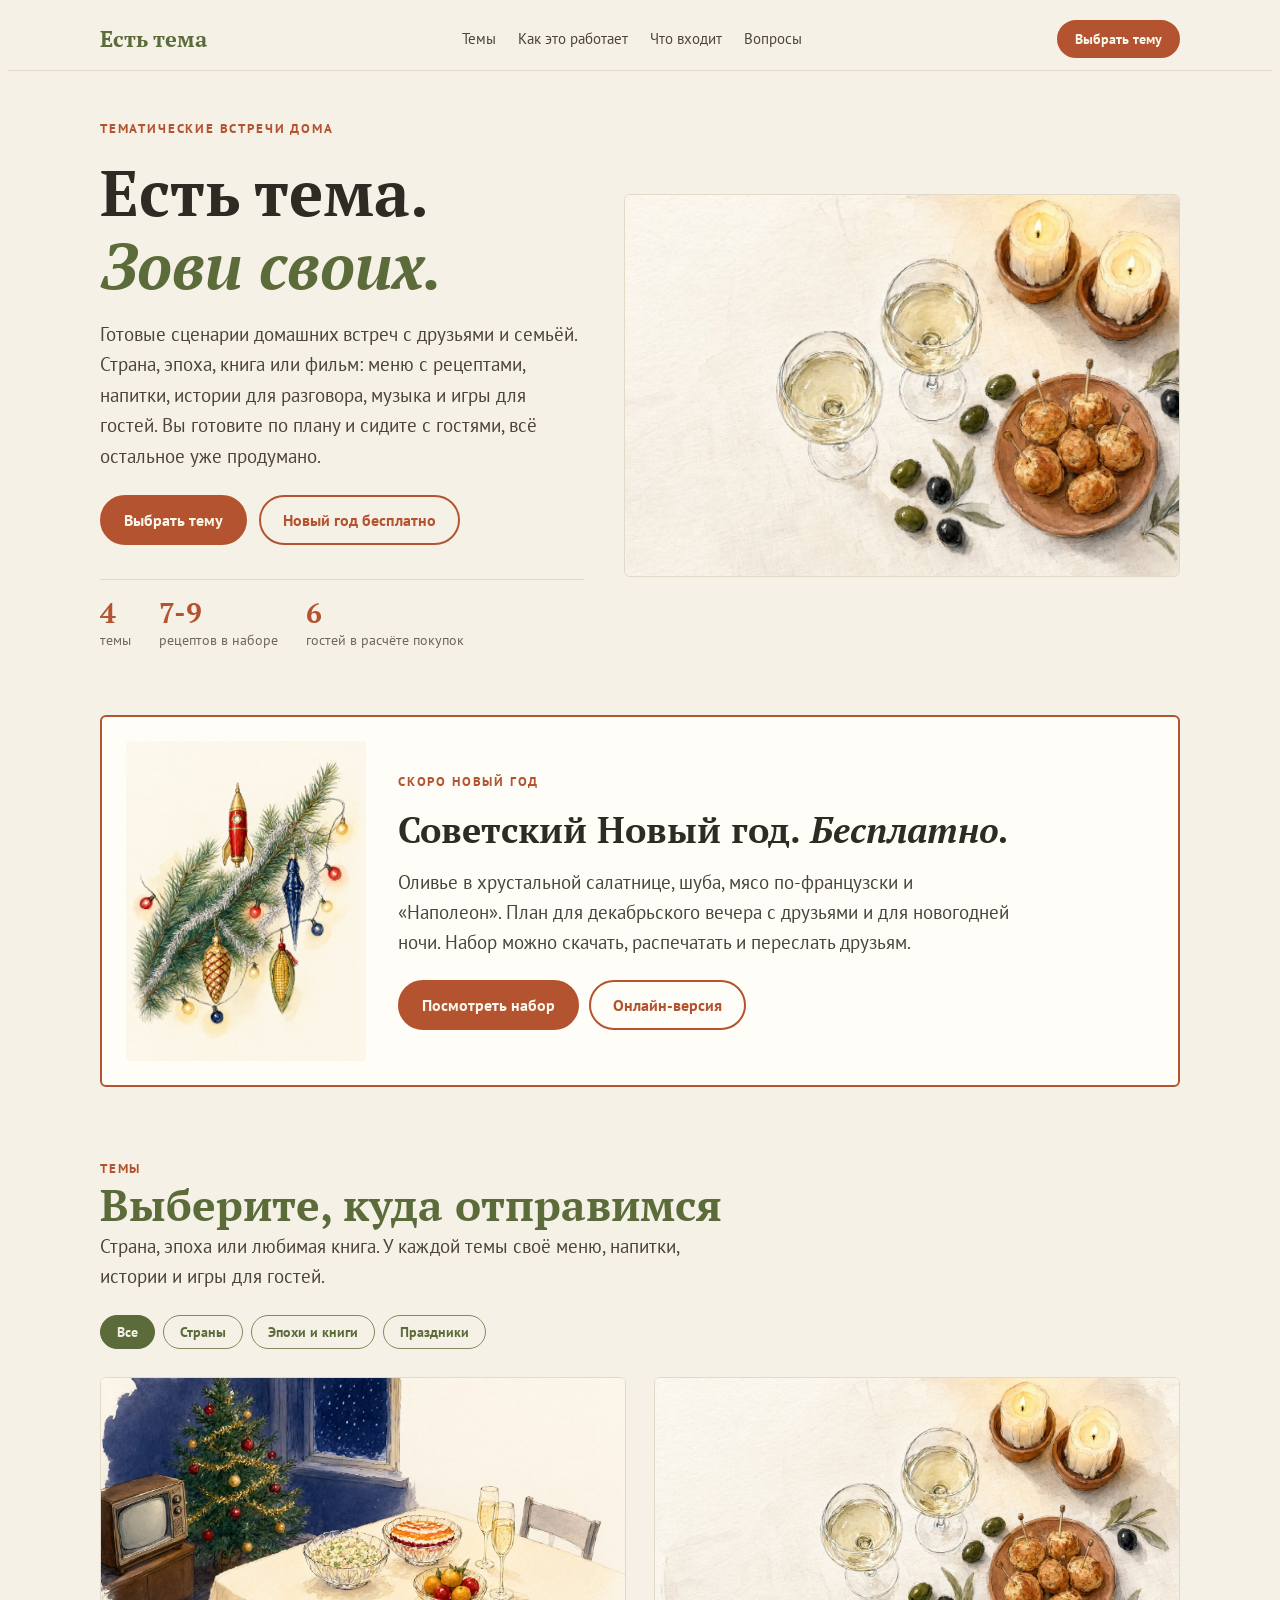
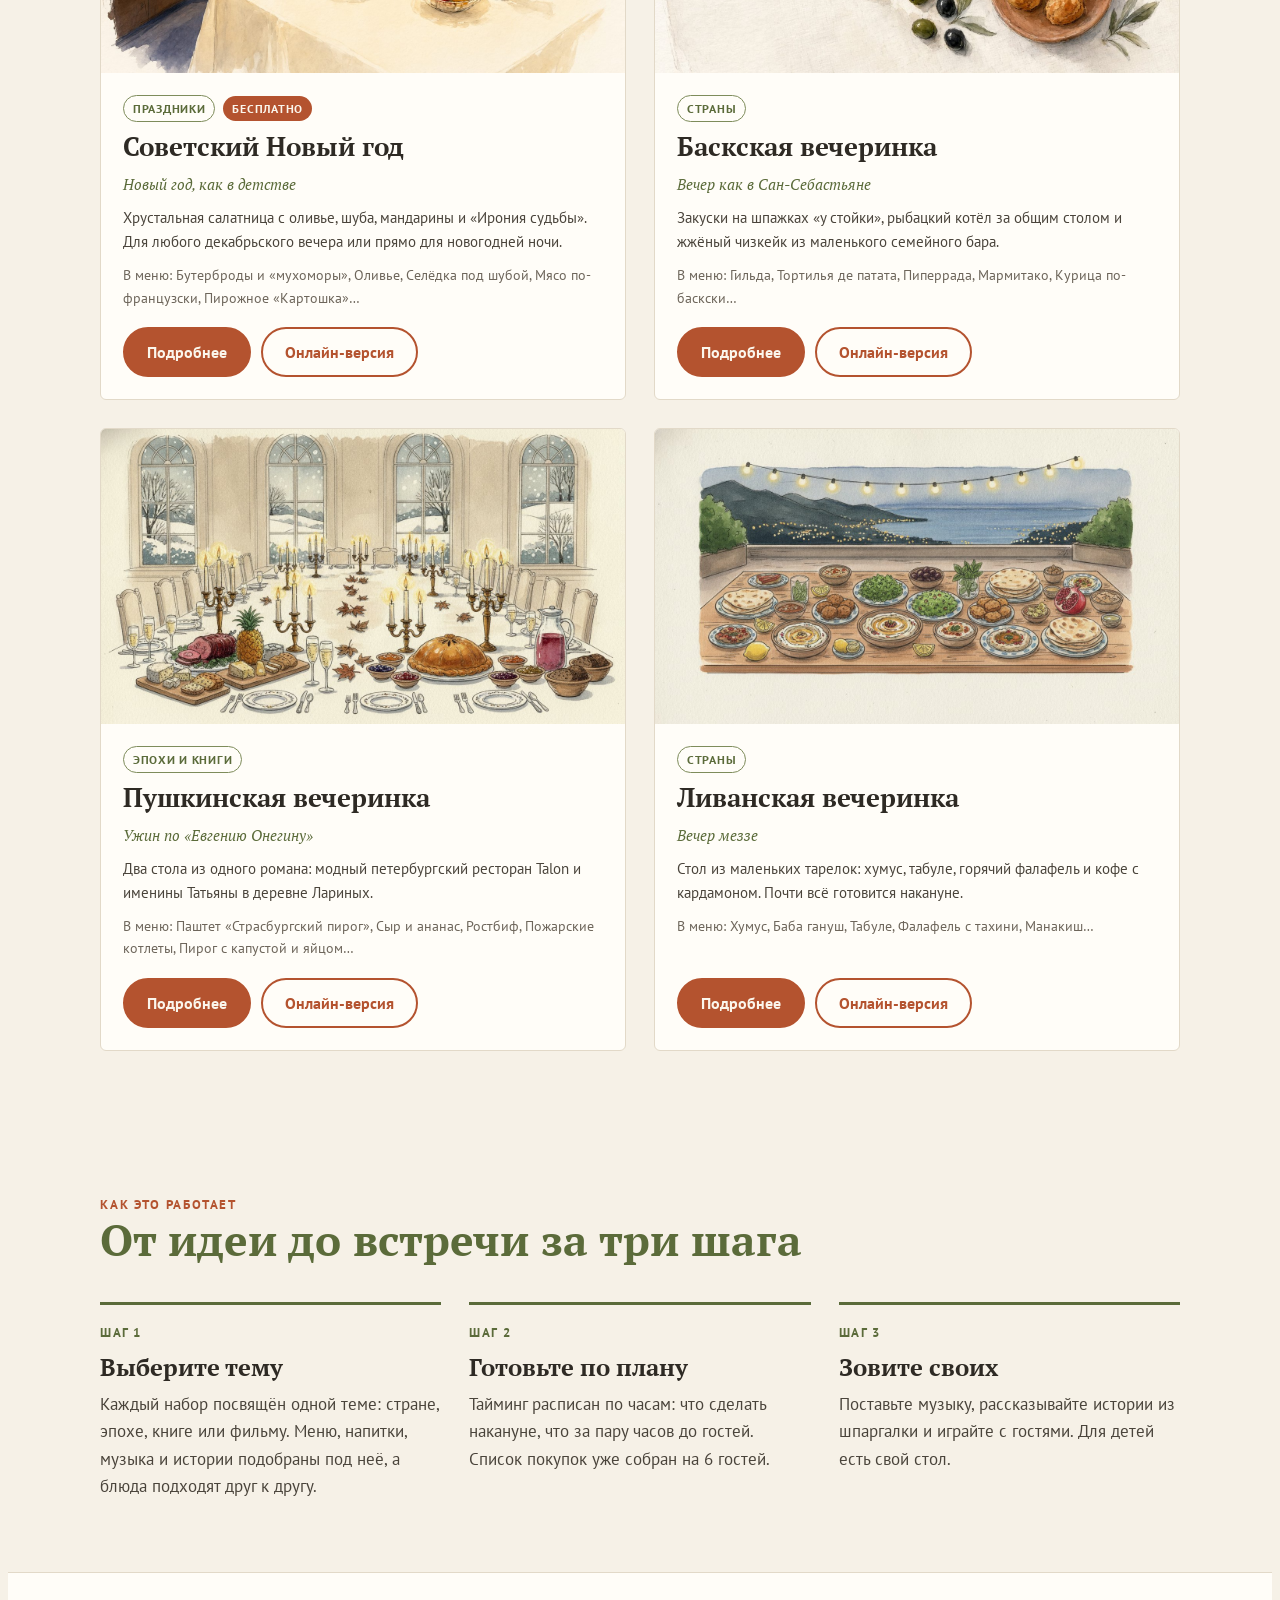
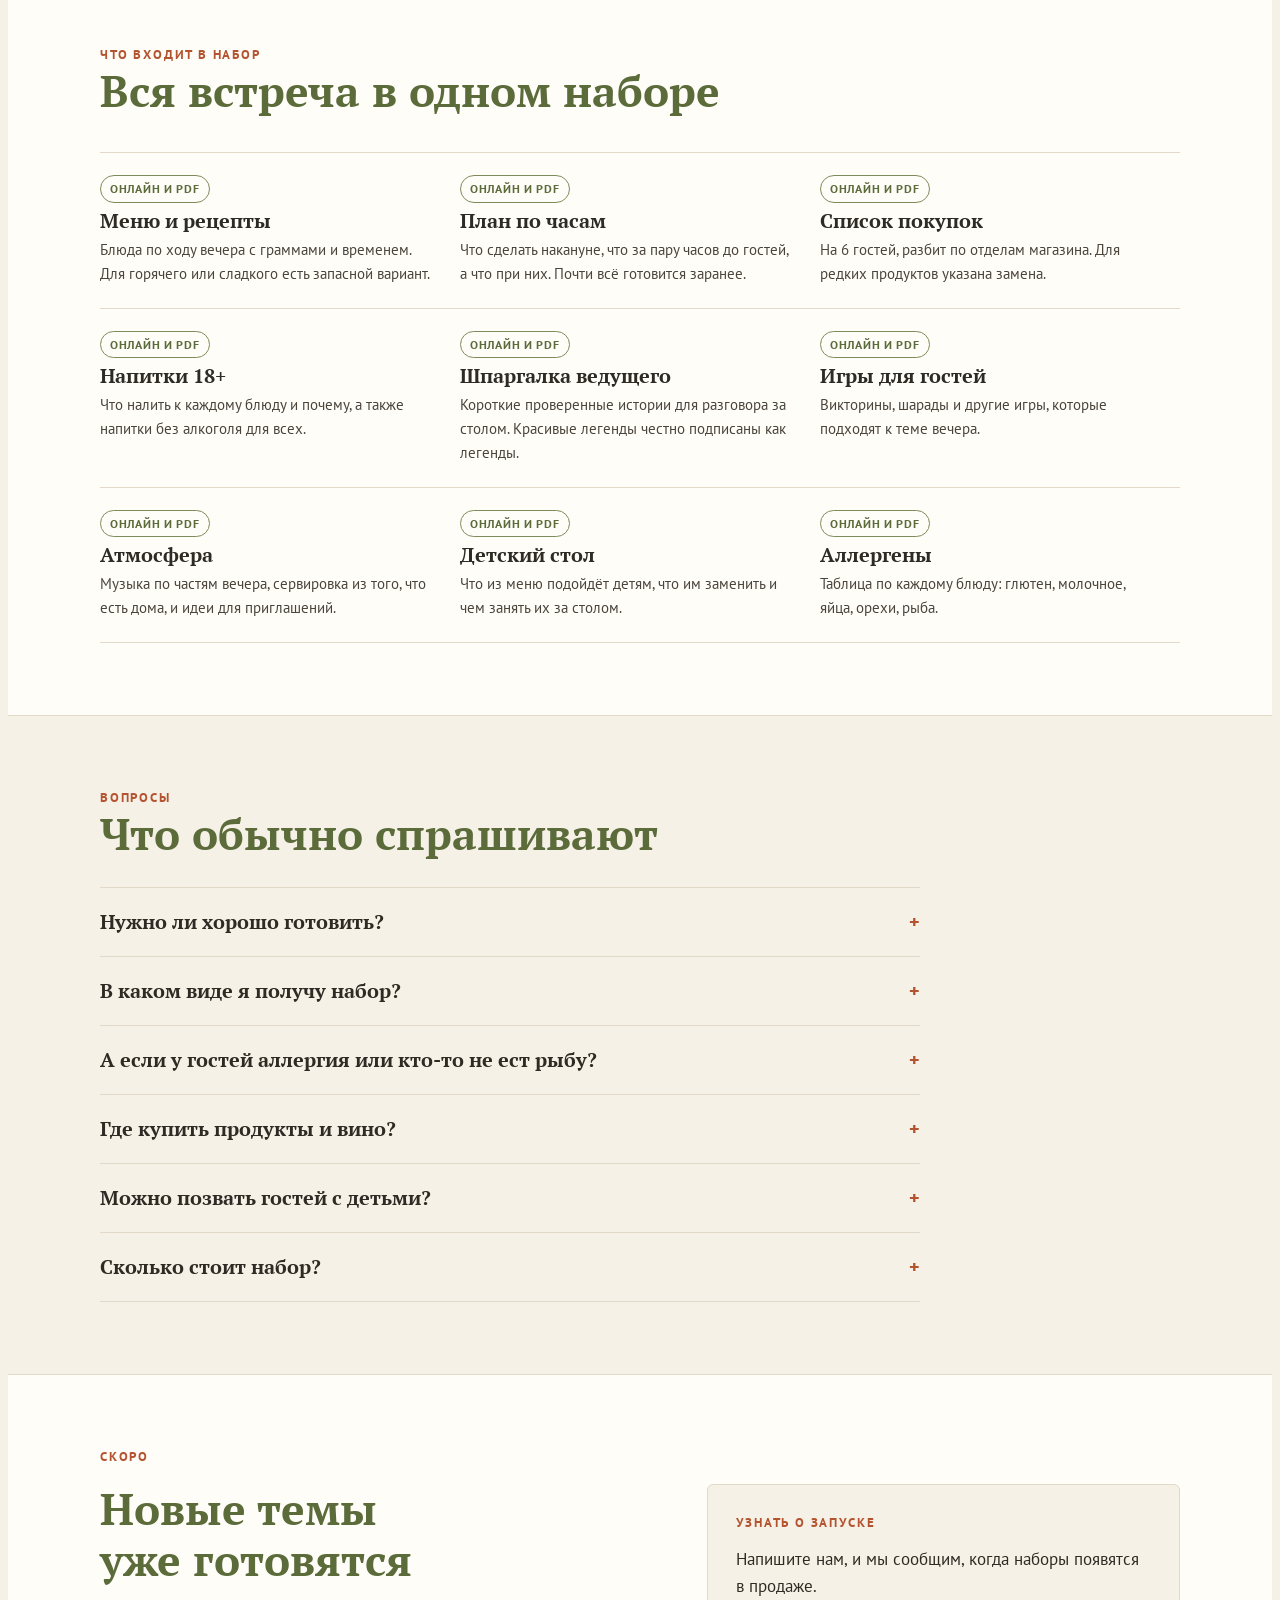
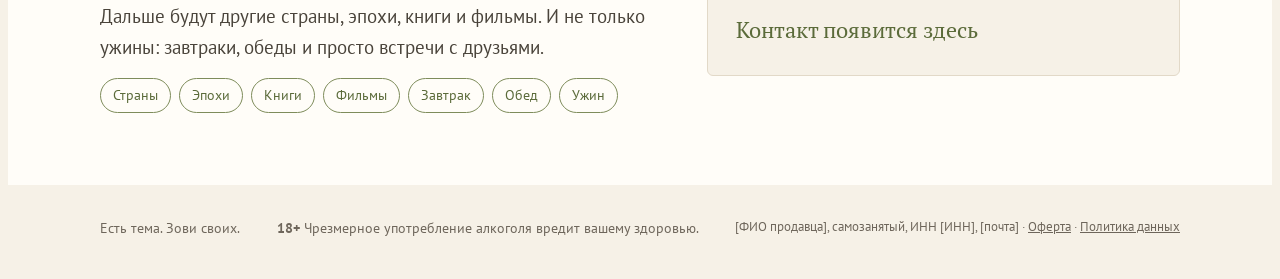
<file: index.html>
<!doctype html>
<html lang="ru">
<head>
<meta charset="utf-8">
<meta name="viewport" content="width=device-width, initial-scale=1, viewport-fit=cover">
<meta name="robots" content="noindex, nofollow">
</head>
<body>
<title>Есть тема</title>
<link rel="preconnect" href="https://fonts.googleapis.com">
<link rel="preconnect" href="https://fonts.gstatic.com" crossorigin>
<link rel="stylesheet" href="https://fonts.googleapis.com/css2?family=PT+Sans:ital,wght@0,400;0,700;1,400&family=PT+Serif:ital,wght@0,400;0,700;1,400&display=swap">
<!-- Оформление общее для всех страниц: style.css. Настройки (название, цена, контакт): site.js -->
<link rel="stylesheet" href="style.css">
<script src="site.js" defer></script>

<header class="top">
  <div class="wrap">
    <a class="brand" href="#start" data-site="name">Есть тема</a>
    <nav class="nav" aria-label="Разделы">
      <a href="#themes">Темы</a>
      <a href="#how">Как это работает</a>
      <a href="#kit">Что входит</a>
      <a href="#faq">Вопросы</a>
    </nav>
    <a class="btn" href="#themes">Выбрать тему</a>
  </div>
</header>

<main id="start">
  <!-- Первый экран: главная мысль проекта -->
  <section class="hero">
    <div class="wrap">
      <div class="stack">
        <p class="eyebrow">Тематические встречи дома</p>
        <h1><span data-site="name">Есть тема</span>. <em><span data-site="slogan">Зови своих</span>.</em></h1>
        <p class="lead">Готовые сценарии домашних встреч с друзьями и семьёй. Страна, эпоха, книга или фильм: меню с рецептами, напитки, истории для разговора, музыка и игры для гостей. Вы готовите по плану и сидите с гостями, всё остальное уже продумано.</p>
        <div class="actions">
          <a class="btn" href="#themes">Выбрать тему</a>
          <a class="btn ghost" href="nabory/novyy-god.html">Новый год бесплатно</a>
        </div>
        <div class="facts" aria-label="Наборы в цифрах">
          <div><b>4</b><span>темы</span></div>
          <div><b>7-9</b><span>рецептов в наборе</span></div>
          <div><b>6</b><span>гостей в расчёте покупок</span></div>
        </div>
      </div>
      <figure>
        <img src="img/stol.jpg" alt="Акварель: вечерний стол с пинчо на шпажках, оливками, свечами и бокалами белого вина" width="1400" height="781">
      </figure>
    </div>
  </section>

  <!-- Полоса «Скоро Новый год». Выключается в site.js: newYearBanner: false -->
  <section id="season" class="season">
    <div class="wrap">
      <div class="season-box">
        <img src="novyy-god/img/yolka.jpg" alt="Акварель: еловая ветка с советскими игрушками: ракета, шишка, сосулька и гирлянда">
        <div class="stack">
          <p class="eyebrow">Скоро Новый год</p>
          <h2>Советский Новый год. <em>Бесплатно.</em></h2>
          <p class="lead">Оливье в хрустальной салатнице, шуба, мясо по-французски и «Наполеон». План для декабрьского вечера с друзьями и для новогодней ночи. Набор можно скачать, распечатать и переслать друзьям.</p>
          <div class="actions">
            <a class="btn" href="nabory/novyy-god.html">Посмотреть набор</a>
            <a class="btn ghost" href="novyy-god/index.html">Онлайн-версия</a>
          </div>
        </div>
      </div>
    </div>
  </section>

  <!-- Каталог наборов. Карточки между метками вставляет скрипт sobrat-stranitsy.py -->
  <section id="themes">
    <div class="wrap">
      <p class="eyebrow">Темы</p>
      <h2 class="h2">Выберите, куда отправимся</h2>
      <p class="lead">Страна, эпоха или любимая книга. У каждой темы своё меню, напитки, истории и игры для гостей.</p>
      <div class="filters" role="group" aria-label="Вид темы">
        <button type="button" data-kind="all" aria-pressed="true">Все</button>
        <button type="button" data-kind="strany" aria-pressed="false">Страны</button>
        <button type="button" data-kind="epohi" aria-pressed="false">Эпохи и книги</button>
        <button type="button" data-kind="prazdniki" aria-pressed="false">Праздники</button>
      </div>
      <div class="catalog">
        <!-- КАТАЛОГ:НАЧАЛО -->
        <article class="card" data-kind="prazdniki">
          <img src="novyy-god/img/stol.jpg" alt="Акварель: праздничный стол с оливье и шубой, ёлка и старый телевизор" loading="lazy">
          <div class="card-body">
            <div class="card-top"><span class="tag">Праздники</span><span class="badge">Бесплатно</span></div>
            <h3>Советский Новый год</h3>
            <p class="sub">Новый год, как в детстве</p>
            <p>Хрустальная салатница с оливье, шуба, мандарины и «Ирония судьбы». Для любого декабрьского вечера или прямо для новогодней ночи.</p>
            <p class="menu-line">В меню: Бутерброды и «мухоморы», Оливье, Селёдка под шубой, Мясо по-французски, Пирожное «Картошка»…</p>
            <div class="card-actions"><a class="btn" href="nabory/novyy-god.html">Подробнее</a><a class="btn ghost" href="novyy-god/index.html">Онлайн-версия</a></div>
          </div>
        </article>
        <article class="card" data-kind="strany">
          <img src="img/stol.jpg" alt="Акварель: вечерний стол с пинчо на шпажках, оливками, свечами и бокалами белого вина" loading="lazy">
          <div class="card-body">
            <div class="card-top"><span class="tag">Страны</span></div>
            <h3>Баскская вечеринка</h3>
            <p class="sub">Вечер как в Сан-Себастьяне</p>
            <p>Закуски на шпажках «у стойки», рыбацкий котёл за общим столом и жжёный чизкейк из маленького семейного бара.</p>
            <p class="menu-line">В меню: Гильда, Тортилья де патата, Пиперрада, Мармитако, Курица по-баскски…</p>
            <div class="card-actions"><a class="btn" href="nabory/basque.html">Подробнее</a><a class="btn ghost" href="basque/index.html">Онлайн-версия</a></div>
          </div>
        </article>
        <article class="card" data-kind="epohi">
          <img src="pushkin/img/stol.jpg" alt="Акварель: длинный стол при свечах в петербургском зале, ростбиф, ананас и пирог" loading="lazy">
          <div class="card-body">
            <div class="card-top"><span class="tag">Эпохи и книги</span></div>
            <h3>Пушкинская вечеринка</h3>
            <p class="sub">Ужин по «Евгению Онегину»</p>
            <p>Два стола из одного романа: модный петербургский ресторан Talon и именины Татьяны в деревне Лариных.</p>
            <p class="menu-line">В меню: Паштет «Страсбургский пирог», Сыр и ананас, Ростбиф, Пожарские котлеты, Пирог с капустой и яйцом…</p>
            <div class="card-actions"><a class="btn" href="nabory/pushkin.html">Подробнее</a><a class="btn ghost" href="pushkin/index.html">Онлайн-версия</a></div>
          </div>
        </article>
        <article class="card" data-kind="strany">
          <img src="livan/img/stol.jpg" alt="Акварель: стол меззе на террасе над морем, гирлянда огней" loading="lazy">
          <div class="card-body">
            <div class="card-top"><span class="tag">Страны</span></div>
            <h3>Ливанская вечеринка</h3>
            <p class="sub">Вечер меззе</p>
            <p>Стол из маленьких тарелок: хумус, табуле, горячий фалафель и кофе с кардамоном. Почти всё готовится накануне.</p>
            <p class="menu-line">В меню: Хумус, Баба гануш, Табуле, Фалафель с тахини, Манакиш…</p>
            <div class="card-actions"><a class="btn" href="nabory/livan.html">Подробнее</a><a class="btn ghost" href="livan/index.html">Онлайн-версия</a></div>
          </div>
        </article>
        <!-- КАТАЛОГ:КОНЕЦ -->
      </div>
    </div>
  </section>


  <!-- Как это работает: три настоящих шага по порядку -->
  <section id="how">
    <div class="wrap">
      <p class="eyebrow">Как это работает</p>
      <h2 class="h2">От идеи до встречи за три шага</h2>
      <div class="steps">
        <div class="step">
          <h3>Выберите тему</h3>
          <p>Каждый набор посвящён одной теме: стране, эпохе, книге или фильму. Меню, напитки, музыка и истории подобраны под неё, а блюда подходят друг к другу.</p>
        </div>
        <div class="step">
          <h3>Готовьте по плану</h3>
          <p>Тайминг расписан по часам: что сделать накануне, что за пару часов до гостей. Список покупок уже собран на 6 гостей.</p>
        </div>
        <div class="step">
          <h3>Зовите своих</h3>
          <p>Поставьте музыку, рассказывайте истории из шпаргалки и играйте с гостями. Для детей есть свой стол.</p>
        </div>
      </div>
    </div>
  </section>

  <!-- Что входит в каждый набор -->
  <section id="kit" class="kit">
    <div class="wrap">
      <p class="eyebrow">Что входит в набор</p>
      <h2 class="h2">Вся встреча в одном наборе</h2>
      <div class="kit-grid">
        <div class="kit-item"><span class="tag">Онлайн и PDF</span><h3>Меню и рецепты</h3><p>Блюда по ходу вечера с граммами и временем. Для горячего или сладкого есть запасной вариант.</p></div>
        <div class="kit-item"><span class="tag">Онлайн и PDF</span><h3>План по часам</h3><p>Что сделать накануне, что за пару часов до гостей, а что при них. Почти всё готовится заранее.</p></div>
        <div class="kit-item"><span class="tag">Онлайн и PDF</span><h3>Список покупок</h3><p>На 6 гостей, разбит по отделам магазина. Для редких продуктов указана замена.</p></div>
        <div class="kit-item"><span class="tag">Онлайн и PDF</span><h3>Напитки 18+</h3><p>Что налить к каждому блюду и почему, а также напитки без алкоголя для всех.</p></div>
        <div class="kit-item"><span class="tag">Онлайн и PDF</span><h3>Шпаргалка ведущего</h3><p>Короткие проверенные истории для разговора за столом. Красивые легенды честно подписаны как легенды.</p></div>
        <div class="kit-item"><span class="tag">Онлайн и PDF</span><h3>Игры для гостей</h3><p>Викторины, шарады и другие игры, которые подходят к теме вечера.</p></div>
        <div class="kit-item"><span class="tag">Онлайн и PDF</span><h3>Атмосфера</h3><p>Музыка по частям вечера, сервировка из того, что есть дома, и идеи для приглашений.</p></div>
        <div class="kit-item"><span class="tag">Онлайн и PDF</span><h3>Детский стол</h3><p>Что из меню подойдёт детям, что им заменить и чем занять их за столом.</p></div>
        <div class="kit-item"><span class="tag">Онлайн и PDF</span><h3>Аллергены</h3><p>Таблица по каждому блюду: глютен, молочное, яйца, орехи, рыба.</p></div>
      </div>
    </div>
  </section>


  <!-- Частые вопросы -->
  <section id="faq">
    <div class="wrap">
      <p class="eyebrow">Вопросы</p>
      <h2 class="h2">Что обычно спрашивают</h2>
      <div class="faq">
        <details>
          <summary>Нужно ли хорошо готовить?</summary>
          <p>Нет. Рецепты написаны для обычной домашней кухни: с граммами, временем и подсказками, что можно заменить. Самые сложные шаги расписаны подробно.</p>
        </details>
        <details>
          <summary>В каком виде я получу набор?</summary>
          <p>Онлайн-версия, которую удобно открывать с телефона прямо на кухне, и PDF для печати.</p>
        </details>
        <details>
          <summary>А если у гостей аллергия или кто-то не ест рыбу?</summary>
          <p>В каждом наборе есть таблица аллергенов по каждому блюду, а для горячего или сладкого есть запасной вариант.</p>
        </details>
        <details>
          <summary>Где купить продукты и вино?</summary>
          <p>Почти всё есть в обычных супермаркетах. Для редких продуктов в рецептах указана замена.</p>
        </details>
        <details>
          <summary>Можно позвать гостей с детьми?</summary>
          <p>Да. В каждом наборе есть раздел «Детский стол»: что детям подойдёт из общего меню, что заменить и чем их занять.</p>
        </details>
        <details>
          <summary>Сколько стоит набор?</summary>
          <p data-site="price">Советский Новый год бесплатный. Цену остальных наборов объявим к запуску.</p>
        </details>
      </div>
    </div>
  </section>

  <!-- Что дальше и как связаться -->
  <section id="next" class="next">
    <div class="wrap">
      <div class="stack">
        <p class="eyebrow">Скоро</p>
        <h2 class="h2">Новые темы уже готовятся</h2>
        <p class="lead">Дальше будут другие страны, эпохи, книги и фильмы. И не только ужины: завтраки, обеды и просто встречи с друзьями.</p>
        <div class="chips"><span>Страны</span><span>Эпохи</span><span>Книги</span><span>Фильмы</span><span>Завтрак</span><span>Обед</span><span>Ужин</span></div>
      </div>
      <div class="contact">
        <p class="eyebrow">Узнать о запуске</p>
        <p>Напишите нам, и мы сообщим, когда наборы появятся в продаже.</p>
        <p class="value" data-site="contact">Контакт появится здесь</p>
      </div>
    </div>
  </section>
</main>

<footer>
  <div class="wrap">
    <span><span data-site="name">Есть тема</span>. <span data-site="slogan">Зови своих</span>.</span>
    <span><b>18+</b> Чрезмерное употребление алкоголя вредит вашему здоровью.</span>
    <span class="seller"><span data-site="sellerName">[ФИО продавца]</span>, самозанятый, ИНН <span data-site="sellerInn">[ИНН]</span>, <span data-site="sellerEmail">[почта]</span> · <a href="dokumenty/oferta.html">Оферта</a> · <a href="dokumenty/politika.html">Политика данных</a></span>
  </div>
</footer>

</body>
</html>
</file>
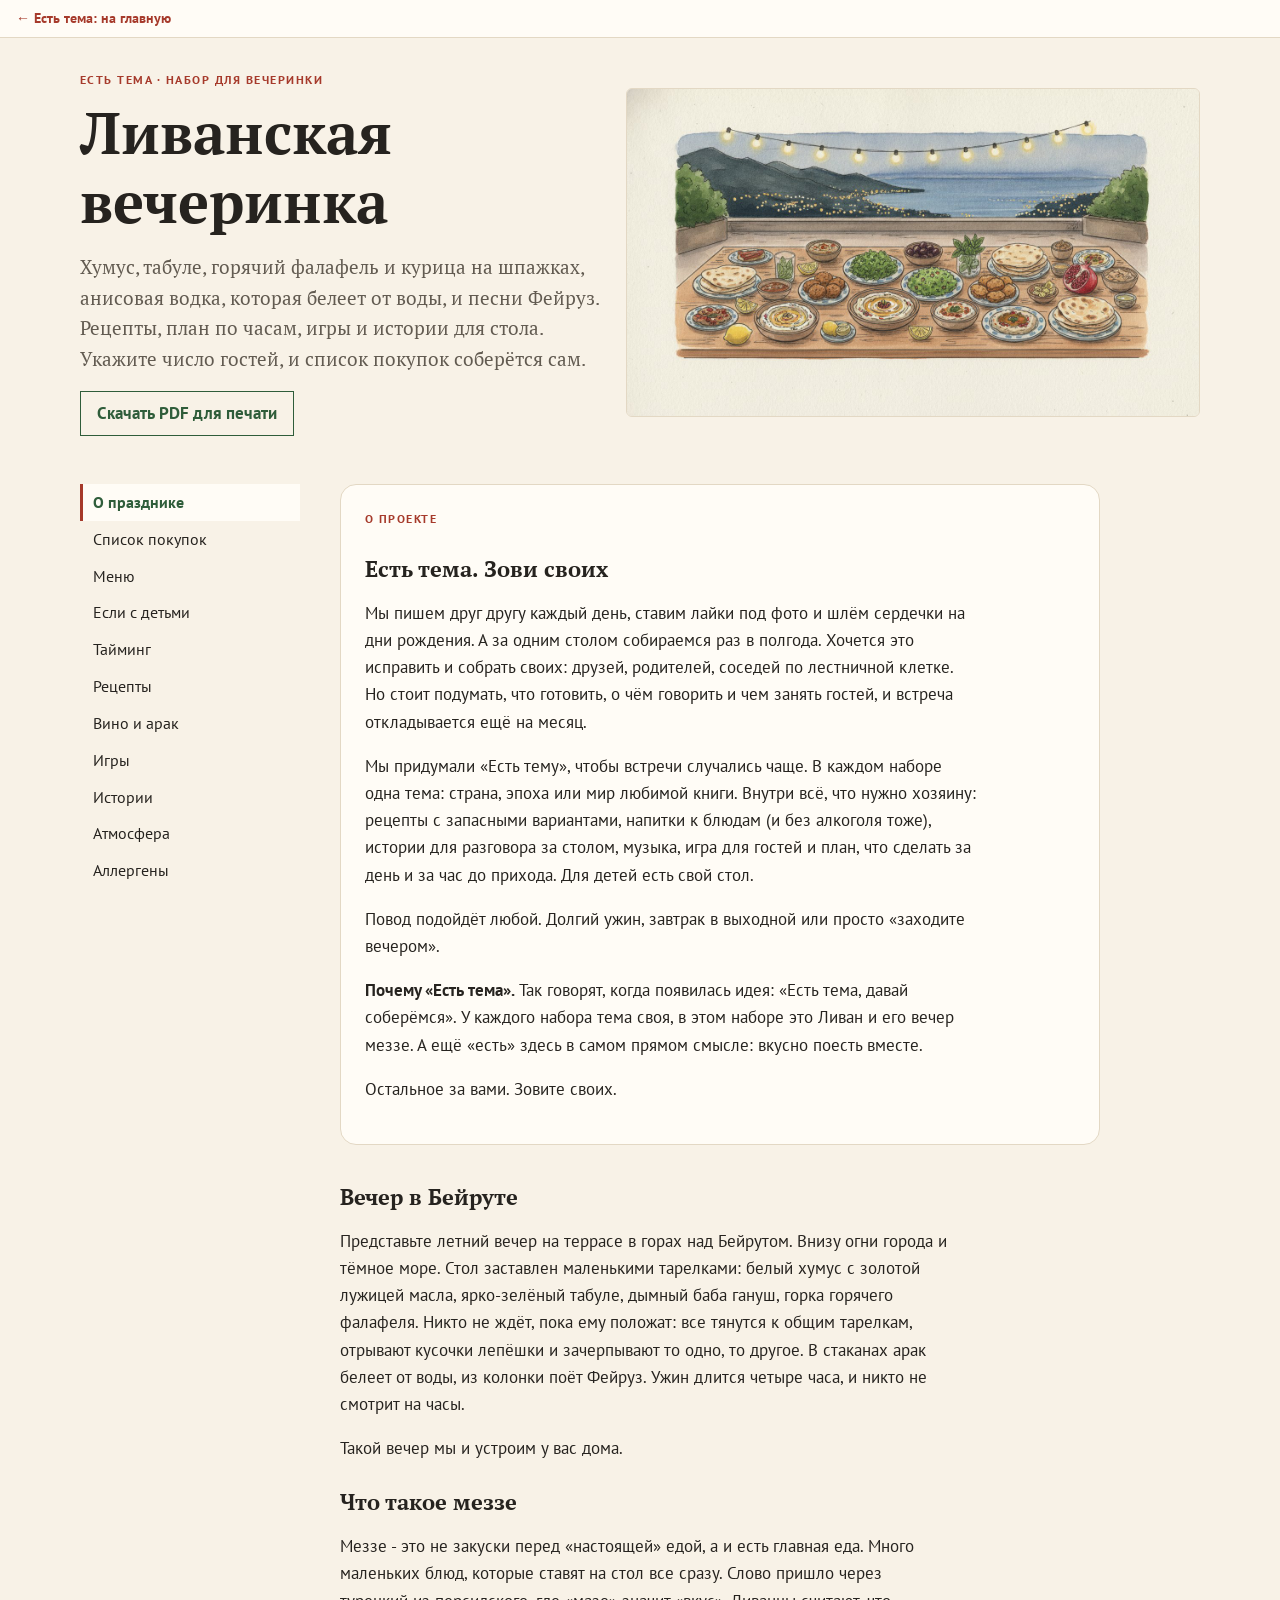
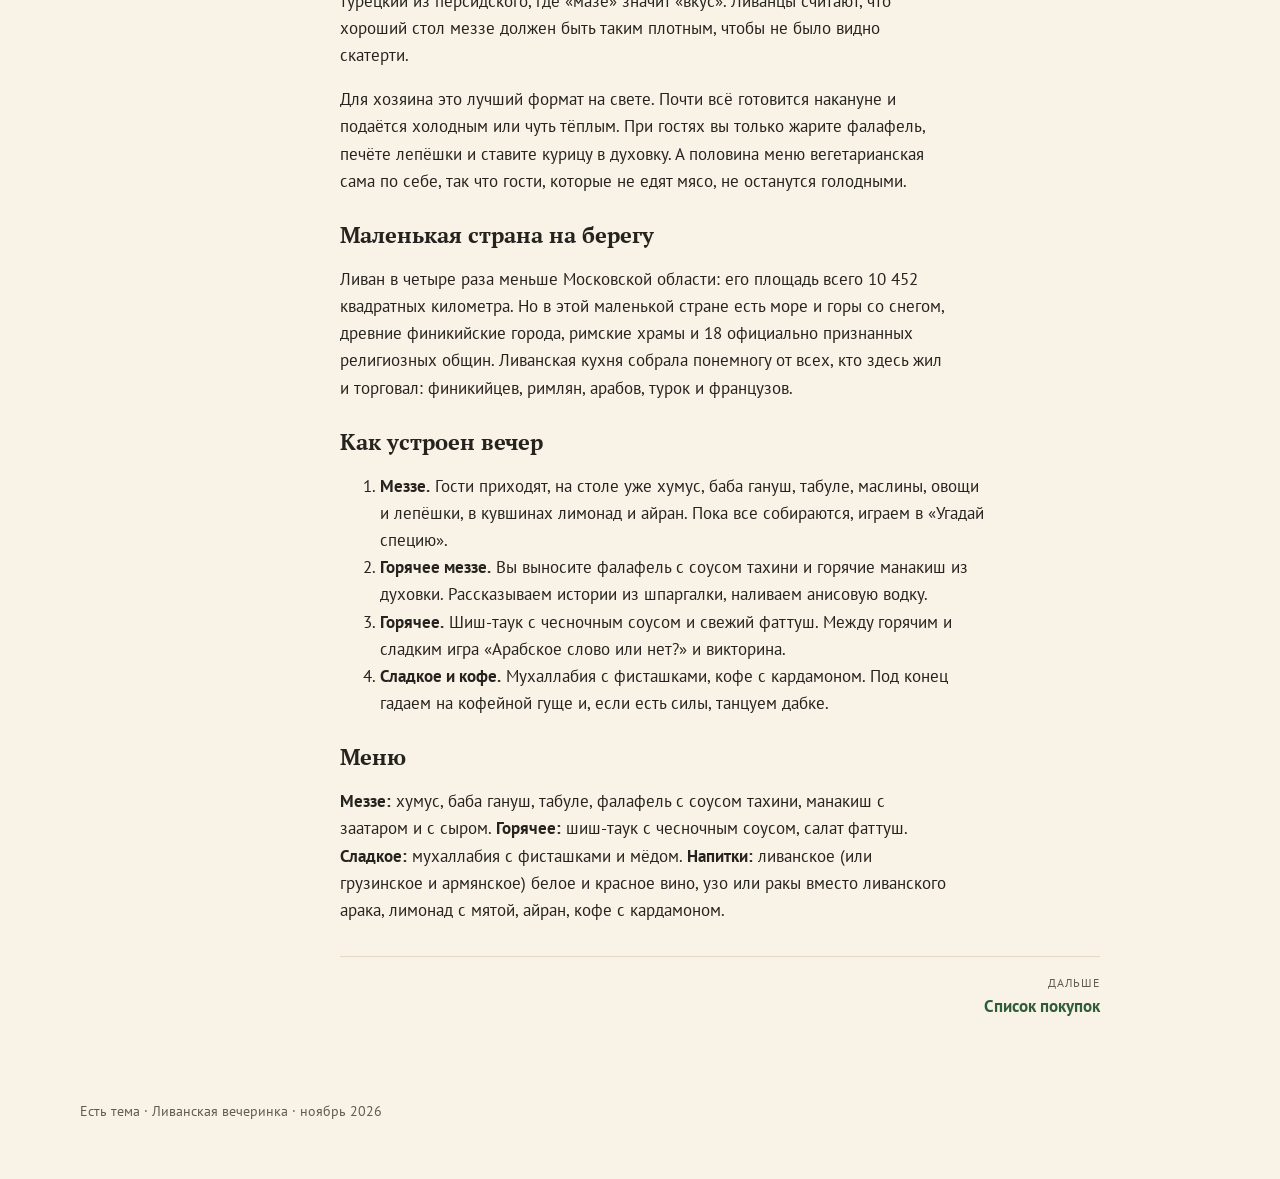
<file: livan/index.html>
<!doctype html>
<html lang="ru">
<head>
<meta charset="utf-8">
<meta name="robots" content="noindex, nofollow">
<meta name="viewport" content="width=device-width, initial-scale=1, viewport-fit=cover">
<title>Ливанская вечеринка</title>
<meta name="description" content="Набор «Есть тема»: ливанский вечер меззе. Хумус, табуле, фалафель, шиш-таук, арак, игры и план вечера по часам.">
<link rel="preconnect" href="https://fonts.googleapis.com">
<link rel="stylesheet" href="https://fonts.googleapis.com/css2?family=PT+Sans:ital,wght@0,400;0,700;1,400&family=PT+Serif:ital,wght@0,400;0,700;1,400&display=swap">
<style>
:root{--bg:#F8F2E7;--surface:#FFFCF6;--fg:#26231F;--muted:#625B51;--line:#E3D8C4;--accent:#2F5D3A;--red:#A63A2B;--note:#EDF1E8;
--serif:"PT Serif",Georgia,"Times New Roman",serif;--sans:"PT Sans","Helvetica Neue",Arial,sans-serif;color-scheme:light}
@media (prefers-color-scheme: dark){:root:not([data-theme="light"]){--bg:#161A16;--surface:#1F241F;--fg:#ECE7DC;--muted:#ADA697;--line:#343B33;--accent:#9CCB9F;--red:#F08A7A;--note:#232C24;color-scheme:dark}}
:root[data-theme="dark"]{--bg:#161A16;--surface:#1F241F;--fg:#ECE7DC;--muted:#ADA697;--line:#343B33;--accent:#9CCB9F;--red:#F08A7A;--note:#232C24;color-scheme:dark}
*{box-sizing:border-box}
body{background:var(--bg);color:var(--fg);font:17px/1.6 var(--sans);margin:0;padding-inline:16px}
html{scroll-behavior:smooth}@media (prefers-reduced-motion: reduce){html{scroll-behavior:auto}}
.home{display:block;margin-inline:-16px;padding:10px 16px;font:700 14px/1.2 var(--sans);color:var(--red);background:var(--surface);border-bottom:1px solid var(--line);text-decoration:none}
h1,h2,h3,h4{font-family:var(--serif);text-wrap:balance;line-height:1.2;font-weight:700}
h1{font-size:clamp(2.4rem,7vw,3.6rem);margin:8px 0 16px}
h2{font-size:1.9rem;color:var(--accent);margin:0 0 20px}
h3{font-size:1.35rem;margin:28px 0 8px}
h4{font-family:var(--sans);font-size:.85rem;letter-spacing:.12em;text-transform:uppercase;color:var(--red);margin:22px 0 6px}
p,li{max-width:68ch}
a{color:var(--accent)}
a:focus-visible,button:focus-visible,input:focus-visible{outline:2px solid var(--red);outline-offset:2px}
.top{max-width:1120px;margin-inline:auto;padding-block:32px 24px;display:grid;gap:24px;grid-template-columns:minmax(0,1fr)}
@media (min-width:900px){.top{grid-template-columns:minmax(0,1fr) minmax(0,1.1fr);align-items:center}}
.top img{width:100%;height:auto;display:block;border-radius:6px;border:1px solid var(--line)}
.eyebrow{font-size:.78rem;text-transform:uppercase;letter-spacing:.12em;color:var(--red);margin:0;font-weight:700}
.lede{font-family:var(--serif);font-size:1.2rem;color:var(--muted);max-width:52ch;margin:0 0 16px}
.dl{display:inline-block;border:1px solid var(--accent);color:var(--accent);padding:8px 16px;font-weight:700;text-decoration:none}
.dl:hover{background:var(--accent);color:var(--surface)}
.shell{max-width:1120px;margin-inline:auto;display:grid;grid-template-columns:220px minmax(0,1fr);gap:40px;align-items:start}
.shell main{max-width:760px;min-width:0}
.side{position:sticky;top:0;max-height:100vh;overflow:auto;padding-block:24px}
.side ol{list-style:none;margin:0;padding:0}
.side a{display:block;padding:6px 10px;border-left:3px solid transparent;color:var(--fg);text-decoration:none;font-size:.97rem}
.side a:hover{color:var(--accent)}
.side a[aria-current=true]{border-left-color:var(--red);color:var(--accent);font-weight:700;background:var(--surface)}
.side .sub{display:none}.side .open .sub{display:block}
.side .sub a{padding:3px 10px 3px 24px;font-size:.88rem;color:var(--muted)}
.side .sub a[aria-current=true]{color:var(--accent);background:none}
.block{padding-block:24px 48px}
.small{font-size:.9rem;color:var(--muted)}
.brand{background:var(--surface);border:1px solid var(--line);border-radius:16px;padding:24px;margin:0 0 40px}
.brand h2{font-size:1.5rem;margin:8px 0 16px}
.intro h2{font-size:1.5rem;margin:32px 0 8px}
.pic{margin:0 0 20px}.pic img{width:100%;height:auto;max-height:440px;object-fit:cover;display:block;border-radius:6px;border:1px solid var(--line)}
#taiming td:first-child{white-space:nowrap}
#vino .pic img,#stories .pic img,#atmosphere .pic img{max-width:420px}
.menu{list-style:none;padding:24px;margin:0 0 12px;background:var(--surface);border:1px solid var(--line);display:grid;gap:14px}
.menu a{display:grid;grid-template-columns:1fr auto;column-gap:12px;text-decoration:none;color:inherit}
.menu .course{grid-column:1/-1;font-size:.75rem;text-transform:uppercase;letter-spacing:.1em;color:var(--muted)}
.menu .dish{font-family:var(--serif);font-size:1.25rem;display:flex;gap:8px;min-width:0}
.menu .dish::after{content:"";flex:1;border-bottom:2px dotted var(--line);margin-bottom:.4em}
.menu .time{color:var(--red);align-self:end;font-size:.95rem;white-space:nowrap}
.menu .kid{grid-column:1/-1;font-size:.82rem;color:var(--accent);font-weight:700}
.menu .kid::before{content:"● "}
.menu a:hover .dish{color:var(--accent)}
.recipe{background:var(--surface);border:1px solid var(--line);padding:28px clamp(16px,4vw,36px);margin-block:16px}
.recipe h3:first-of-type{font-size:1.6rem;margin-top:4px}
.recipe h2{font-size:1.1rem;color:var(--accent);margin:28px 0 8px;font-family:var(--sans);text-transform:uppercase;letter-spacing:.06em}
.recipe h3{font-size:1.15rem;margin:22px 0 6px}
.recipe ul{padding-left:0;list-style:none}
.facts{display:flex;flex-wrap:wrap;gap:8px 28px;margin:0 0 16px;padding:12px 0;border-block:1px solid var(--line)}
.facts div{min-width:0}.facts dt{font-size:.72rem;text-transform:uppercase;letter-spacing:.1em;color:var(--muted)}.facts dd{margin:0}
.ing{display:flex;justify-content:space-between;gap:16px;padding:4px 0;border-bottom:1px dotted var(--line);max-width:none}
.ing .n{min-width:0}.ing .q{white-space:nowrap;color:var(--red);font-weight:700}
@media (max-width:480px){.ing{flex-direction:column;gap:0}.ing .q{white-space:normal}}
.note{display:block;background:var(--note);padding:10px 14px;margin:12px 0;font-size:.95rem;border-left:3px solid var(--accent)}
.note p{margin:4px 0}
.didyou{display:block;border:1px solid var(--red);padding:10px 14px;margin:16px 0;font-size:.95rem}
.dy{font-weight:700;color:var(--red);text-transform:uppercase;font-size:.75rem;letter-spacing:.1em;margin-right:6px}
hr{border:0;border-top:1px dashed var(--line);margin:20px 0}
.tw{overflow-x:auto;margin:12px 0}
table{border-collapse:collapse;width:100%;font-size:.95rem}
th,td{text-align:left;padding:8px 10px;border-bottom:1px solid var(--line);vertical-align:top}
th{font-size:.78rem;text-transform:uppercase;letter-spacing:.06em;color:var(--muted)}
.chips{display:flex;flex-wrap:wrap;gap:8px;margin:0 0 8px}
.chips a{border:1px solid var(--line);background:var(--surface);color:var(--fg);padding:5px 12px;text-decoration:none;font-size:.92rem}
.chips a[aria-current=true]{border-color:var(--accent);background:var(--accent);color:var(--surface)}
@media (min-width:900px){.chips{display:none}}
.builder{background:var(--surface);border:1px solid var(--line);padding:clamp(16px,4vw,32px)}
.controls{display:grid;grid-template-columns:repeat(auto-fit,minmax(200px,1fr));gap:20px;margin-bottom:24px}
fieldset{border:0;margin:0;padding:0;min-width:0}
legend{font-size:.78rem;text-transform:uppercase;letter-spacing:.1em;color:var(--muted);font-weight:700;margin-bottom:8px}
.stepper{display:flex;align-items:center;gap:10px}
.stepper button{width:44px;height:44px;border:1px solid var(--line);background:var(--bg);color:var(--fg);font-size:1.3rem;cursor:pointer}
.stepper button:hover{border-color:var(--accent)}
.stepper output{font-family:var(--serif);font-size:1.8rem;min-width:2ch;text-align:center}
.opt{display:flex;flex-direction:column;gap:6px}.opt label{display:flex;gap:8px;align-items:center;cursor:pointer}
input[type=radio],input[type=checkbox]{accent-color:var(--accent);width:18px;height:18px;flex-shrink:0}
.listhead{display:flex;flex-wrap:wrap;justify-content:space-between;align-items:baseline;gap:8px;border-top:1px solid var(--line);padding-top:16px}
.listhead h3{margin:0}
.copy{border:1px solid var(--accent);background:transparent;color:var(--accent);padding:8px 14px;font:700 .9rem var(--sans);cursor:pointer}
.copy:hover{background:var(--accent);color:var(--surface)}
.cat{font-size:.78rem;text-transform:uppercase;letter-spacing:.1em;color:var(--red);margin:20px 0 6px;font-weight:700}
.shop{list-style:none;margin:0;padding:0}
.shop li{display:flex;padding:6px 0;border-bottom:1px dotted var(--line);max-width:none}
.shop label{display:flex;gap:10px;align-items:baseline;flex:1;min-width:0;cursor:pointer}
.shop .q{margin-left:auto;white-space:nowrap;color:var(--muted)}
.shop .done .nm{text-decoration:line-through;color:var(--muted)}
.hint{font-size:.88rem;color:var(--muted);margin-top:16px}
.pager{display:flex;justify-content:space-between;gap:12px;margin-top:32px;padding-top:16px;border-top:1px solid var(--line)}
.pager a{color:var(--accent);font-weight:700;text-decoration:none;max-width:48%}
.pager .next{margin-left:auto;text-align:right}
.pager small{display:block;font-weight:400;color:var(--muted);font-size:.78rem;text-transform:uppercase;letter-spacing:.08em}
.foot{max-width:1120px;margin-inline:auto;padding-block:32px 56px;font-size:.88rem;color:var(--muted)}
@media (max-width:899px){
  .shell{display:block}
  .side{position:sticky;top:0;z-index:5;max-height:none;padding:0;margin-inline:-16px;background:var(--bg);border-bottom:1px solid var(--line)}
  .side>ol{display:flex;overflow-x:auto;scrollbar-width:none;padding-inline:8px}
  .side>ol::-webkit-scrollbar{display:none}
  .side a{white-space:nowrap;border-left:0;border-bottom:3px solid transparent;padding:12px 10px}
  .side a[aria-current=true]{border-bottom-color:var(--red);background:none}
  .side .sub,.side .open .sub{display:none}
}
@media print{.side,.pager,.chips,.home{display:none}.shell{display:block}main>section[hidden],article[hidden]{display:block!important}}
</style>
</head>
<body>
<a class="home" href="../index.html">← Есть тема: на главную</a>
<header class="top">
<div><p class="eyebrow">Есть тема · набор для вечеринки</p>
<h1>Ливанская вечеринка</h1>
<p class="lede">Хумус, табуле, горячий фалафель и курица на шпажках, анисовая водка, которая белеет от воды, и песни Фейруз. Рецепты, план по часам, игры и истории для стола. Укажите число гостей, и список покупок соберётся сам.</p>
<a class="dl" href="livanskaya-vecherinka.pdf" download>Скачать PDF для печати</a></div>
<img src="img/stol.jpg" alt="Стол меззе на террасе вечером: хумус, табуле, фалафель, лепёшки, лимоны и гранат">
</header>
<div class="shell">
<nav class="side" aria-label="Разделы набора"><ol><li data-sec="intro"><a href="#intro">О празднике</a></li><li data-sec="builder"><a href="#builder">Список покупок</a></li><li data-sec="menu"><a href="#menu">Меню</a></li><li data-sec="kids"><a href="#kids">Если с детьми</a></li><li data-sec="taiming"><a href="#taiming">Тайминг</a></li><li data-sec="recipes"><a href="#recipes">Рецепты</a><ol class="sub"><li><a href="#humus">Хумус</a></li><li><a href="#baba-ganush">Баба гануш</a></li><li><a href="#tabule">Табуле</a></li><li><a href="#falafel">Фалафель с соусом тахини</a></li><li><a href="#manakish">Манакиш с заатаром и с сыром</a></li><li><a href="#shish-tauk">Шиш-таук с чесночным соусом</a></li><li><a href="#fattush">Фаттуш</a></li><li><a href="#muhallabiya">Мухаллабия</a></li><li><a href="#napitki">Напитки</a></li></ol></li><li data-sec="vino"><a href="#vino">Вино и арак</a></li><li data-sec="games"><a href="#games">Игры</a></li><li data-sec="stories"><a href="#stories">Истории</a></li><li data-sec="atmosphere"><a href="#atmosphere">Атмосфера</a></li><li data-sec="allergens"><a href="#allergens">Аллергены</a></li></ol></nav>
<main id="main">
<section class="block intro" id="intro"><aside class="brand" aria-label="О проекте"><p class="eyebrow">О проекте</p><h3>Есть тема. Зови своих</h3>
<p>Мы пишем друг другу каждый день, ставим лайки под фото и шлём сердечки на дни рождения. А за одним столом собираемся раз в полгода. Хочется это исправить и собрать своих: друзей, родителей, соседей по лестничной клетке. Но стоит подумать, что готовить, о чём говорить и чем занять гостей, и встреча откладывается ещё на месяц.</p>
<p>Мы придумали «Есть тему», чтобы встречи случались чаще. В каждом наборе одна тема: страна, эпоха или мир любимой книги. Внутри всё, что нужно хозяину: рецепты с запасными вариантами, напитки к блюдам (и без алкоголя тоже), истории для разговора за столом, музыка, игра для гостей и план, что сделать за день и за час до прихода. Для детей есть свой стол.</p>
<p>Повод подойдёт любой. Долгий ужин, завтрак в выходной или просто «заходите вечером».</p>
<p><strong>Почему «Есть тема».</strong> Так говорят, когда появилась идея: «Есть тема, давай соберёмся». У каждого набора тема своя, в этом наборе это Ливан и его вечер меззе. А ещё «есть» здесь в самом прямом смысле: вкусно поесть вместе.</p>
<p>Остальное за вами. Зовите своих.</p>
</aside><h3>Вечер в Бейруте</h3>
<p>Представьте летний вечер на террасе в горах над Бейрутом. Внизу огни города и тёмное море. Стол заставлен маленькими тарелками: белый хумус с золотой лужицей масла, ярко-зелёный табуле, дымный баба гануш, горка горячего фалафеля. Никто не ждёт, пока ему положат: все тянутся к общим тарелкам, отрывают кусочки лепёшки и зачерпывают то одно, то другое. В стаканах арак белеет от воды, из колонки поёт Фейруз. Ужин длится четыре часа, и никто не смотрит на часы.</p>
<p>Такой вечер мы и устроим у вас дома.</p>
<h3>Что такое меззе</h3>
<p>Меззе - это не закуски перед «настоящей» едой, а и есть главная еда. Много маленьких блюд, которые ставят на стол все сразу. Слово пришло через турецкий из персидского, где «мазе» значит «вкус». Ливанцы считают, что хороший стол меззе должен быть таким плотным, чтобы не было видно скатерти.</p>
<p>Для хозяина это лучший формат на свете. Почти всё готовится накануне и подаётся холодным или чуть тёплым. При гостях вы только жарите фалафель, печёте лепёшки и ставите курицу в духовку. А половина меню вегетарианская сама по себе, так что гости, которые не едят мясо, не останутся голодными.</p>
<h3>Маленькая страна на берегу</h3>
<p>Ливан в четыре раза меньше Московской области: его площадь всего 10 452 квадратных километра. Но в этой маленькой стране есть море и горы со снегом, древние финикийские города, римские храмы и 18 официально признанных религиозных общин. Ливанская кухня собрала понемногу от всех, кто здесь жил и торговал: финикийцев, римлян, арабов, турок и французов.</p>
<h3>Как устроен вечер</h3>
<ol type="1">
<li><strong>Меззе.</strong> Гости приходят, на столе уже хумус, баба гануш, табуле, маслины, овощи и лепёшки, в кувшинах лимонад и айран. Пока все собираются, играем в «Угадай специю».</li>
<li><strong>Горячее меззе.</strong> Вы выносите фалафель с соусом тахини и горячие манакиш из духовки. Рассказываем истории из шпаргалки, наливаем анисовую водку.</li>
<li><strong>Горячее.</strong> Шиш-таук с чесночным соусом и свежий фаттуш. Между горячим и сладким игра «Арабское слово или нет?» и викторина.</li>
<li><strong>Сладкое и кофе.</strong> Мухаллабия с фисташками, кофе с кардамоном. Под конец гадаем на кофейной гуще и, если есть силы, танцуем дабке.</li>
</ol>
<h3>Меню</h3>
<p><strong>Меззе:</strong> хумус, баба гануш, табуле, фалафель с соусом тахини, манакиш с заатаром и с сыром. <strong>Горячее:</strong> шиш-таук с чесночным соусом, салат фаттуш. <strong>Сладкое:</strong> мухаллабия с фисташками и мёдом. <strong>Напитки:</strong> ливанское (или грузинское и армянское) белое и красное вино, узо или ракы вместо ливанского арака, лимонад с мятой, айран, кофе с кардамоном.</p>
</section><section class="block" id="builder"><h2>Список покупок</h2>
<p>Укажите, сколько будет гостей, и список пересчитается сам. Отмечайте купленное галочкой прямо в магазине.</p>
<div class="builder">
<div class="controls">
<fieldset><legend>Гостей за столом, с вами</legend><div class="stepper"><button type="button" id="gminus" aria-label="Меньше гостей">−</button><output id="guests">6</output><button type="button" id="gplus" aria-label="Больше гостей">+</button></div></fieldset>
<fieldset><legend>Из них детей</legend><div class="stepper"><button type="button" id="kminus" aria-label="Меньше детей">−</button><output id="kidsn">0</output><button type="button" id="kplus" aria-label="Больше детей">+</button></div></fieldset>
<fieldset><legend>Из взрослых пьют вино</legend><div class="stepper"><button type="button" id="wminus" aria-label="Меньше">−</button><output id="wine">6</output><button type="button" id="wplus" aria-label="Больше">+</button></div></fieldset>
<fieldset class="opt"><legend>Узо или ракы к меззе</legend><p class="small" style="margin:0 0 6px">ливанского арака в России нет</p>
<label><input type="radio" name="arak" value="yes" checked> Да, одна бутылка</label>
<label><input type="radio" name="arak" value="no"> Не нужно</label></fieldset>
<fieldset class="opt"><legend>Тесто для манакиша</legend>
<label><input type="radio" name="dough" value="ready" checked> Готовое из магазина</label>
<label><input type="radio" name="dough" value="own"> Замешу сам</label></fieldset>
</div>
<div class="listhead"><h3>Что купить</h3><button type="button" class="copy" id="copy">Скопировать список</button></div>
<div id="list"></div>
<p class="hint">Все блюда считаются на всех гостей вместе с детьми, специи (зира, кориандр, паприка, душистый перец, корица) и соль из обычного шкафчика в список не входят. Вино: одна бутылка белого на троих пьющих и одна красного на четверых. Если тесто своё, вместо готового теста в списке появятся мука и дрожжи. Если кто-то из взрослых не пьёт, добавится гранатовый сок. Для детей добавляются лимоны на лимонад. Отмеченные покупки запоминаются в этом браузере.</p>
</div></section><section class="block" id="menu"><h2>Меню</h2><ol class="menu"><li><a href="#humus"><span class="course">Меззе</span><span class="dish">Хумус</span><span class="time">30 мин</span><span class="kid">подходит детям</span></a></li><li><a href="#baba-ganush"><span class="course">Меззе</span><span class="dish">Баба гануш</span><span class="time">1 ч 30 мин</span><span class="kid">детям обычно не нравится дымный вкус</span></a></li><li><a href="#tabule"><span class="course">Меззе</span><span class="dish">Табуле</span><span class="time">1 ч</span><span class="kid">по вкусу ребёнка</span></a></li><li><a href="#falafel"><span class="course">Меззе</span><span class="dish">Фалафель с соусом тахини</span><span class="time">13 ч</span><span class="kid">подходит детям, сделайте шарики поменьше</span></a></li><li><a href="#manakish"><span class="course">Меззе</span><span class="dish">Манакиш с заатаром и с сыром</span><span class="time">40 мин</span><span class="kid">главное детское блюдо, дети пекут сами</span></a></li><li><a href="#shish-tauk"><span class="course">Горячее</span><span class="dish">Шиш-таук с чесночным соусом</span><span class="time">5 ч</span><span class="kid">подходит детям, без чесночного соуса</span></a></li><li><a href="#fattush"><span class="course">Салат к горячему</span><span class="dish">Фаттуш</span><span class="time">40 мин</span><span class="kid">детям - хрустящие лепёшки и овощи отдельно</span></a></li><li><a href="#muhallabiya"><span class="course">Сладкое</span><span class="dish">Мухаллабия</span><span class="time">4 ч 30 мин</span><span class="kid">подходит детям, с вареньем вместо мёда</span></a></li><li><a href="#napitki"><span class="course">Напитки</span><span class="dish">Напитки</span><span class="time">1 ч 30 мин</span><span class="kid">лимонад для всех</span></a></li></ol><p class="small">Время указано полное, вместе с замачиванием, маринованием и охлаждением. Почти всё делается накануне.</p></section><section class="block" id="kids"><h2>Если за столом дети</h2>
<p>Ливанский стол очень семейный: в Ливане дети сидят за общим столом до самого конца вечера. Почти всё меню им подходит, нужно только сделать пару вещей помягче.</p>
<p><strong>Что подходит детям</strong></p>
<ul>
<li><strong>Хумус с лепёшкой</strong> - почти все дети любят его с первого раза. Отложите детям отдельную тарелку без паприки и сумаха.</li>
<li><strong>Фалафель</strong> - для детей сделайте шарики поменьше, размером с черешню, и подавайте с кетчупом или йогуртом вместо соуса тахини.</li>
<li><strong>Манакиш с сыром</strong> - главное детское блюдо вечера. Пусть дети сами раскатают тесто, сделают пальцами ямки и посыплют сыром.</li>
<li><strong>Шиш-таук</strong> - подходит без изменений, только снимите курицу со шпажек для маленьких детей. Чесночный соус детям лучше заменить обычным йогуртом.</li>
<li><strong>Табуле и фаттуш</strong> - по вкусу ребёнка. Многие дети не любят много зелени: дайте им огурцы, помидоры и хрустящие кусочки лепёшки из фаттуша отдельно.</li>
<li><strong>Мухаллабия</strong> - вместо мёда и цветочной воды положите сверху ложку варенья. Фисташки маленьким детям не давайте.</li>
<li><strong>Баба гануш</strong> обычно детям не нравится из-за дымного вкуса, не настаивайте.</li>
</ul>
<p><strong>Напиток.</strong> Лимонад с мятой в таких же высоких стаканах, как у взрослых. Айран многие дети тоже любят, если сделать его без соли и добавить ложку мёда.</p>
<p><strong>Чем занять детей</strong></p>
<ul>
<li><strong>Повара манакиша.</strong> Раскатать тесто, сделать ямки, посыпать сыром. Лучше всего за час до гостей.</li>
<li><strong>«Угадай специю».</strong> Детям очень нравится нюхать баночки с закрытыми глазами. Для них оставьте самые понятные: корицу, мяту, цветочную воду и заатар.</li>
<li><strong>Раскраска «Ливанский кедр».</strong> Нарисуйте на листе контур большого дерева (или распечатайте флаг Ливана без цвета) и дайте раскрасить. Расскажите, что это дерево нарисовано на флаге целой страны.</li>
<li><strong>Финикийский алфавит.</strong> Покажите детям, что буква «А» у финикийцев была похожа на голову быка, а «О» - на глаз. Пусть нарисуют свои имена «по-финикийски»: придумают для каждой буквы картинку.</li>
<li><strong>Дабке.</strong> Дети с удовольствием топают в линию, держась за руки. Включите музыку в конце вечера и позовите их первыми.</li>
</ul>
<p><strong>Безопасность.</strong> - Масло для фалафеля очень горячее. Детей во время жарки на кухню не пускайте, а сотейник ставьте на дальнюю конфорку. - Деревянные шпажки острые: для маленьких детей снимите курицу заранее. - Орехи (фисташки) и целые маслины с косточками держите подальше от детей младше 5 лет. - Духовка при 250 °C: противни с манакишем вынимает только взрослый.</p>
<p>В <a href="#taiming">списке покупок</a> внизу написано, сколько продуктов добавить на детей.</p>
</section><section class="block" id="taiming"><h2>Тайминг и список покупок</h2>
<p>Расчёт на 6 взрослых, гости приходят в 19:00. Если время другое, сдвиньте всё на ту же разницу.</p>
<p>Стол меззе почти целиком готовится накануне: хумус, баба гануш, соусы, маринад и десерт ждут в холодильнике. В день вечеринки вы режете зелень, жарите фалафель и печёте лепёшки, а при гостях только ставите курицу в духовку и варите кофе.</p>
<hr />
<h3>Накануне</h3>
<div class="tw"><table>

<thead>
<tr class="header">
<th>Когда</th>
<th>Что делать</th>
<th>Сколько времени</th>
</tr>
</thead>
<tbody>
<tr class="odd">
<td>утром</td>
<td><strong>Замочить сухой нут</strong> для фалафеля в большой миске холодной воды. Если дома жарко, в холодильник</td>
<td>5 мин</td>
</tr>
<tr class="even">
<td>днём</td>
<td>Купить продукты по списку ниже. Тесто для манакиша, если замороженное, переложить в холодильник</td>
<td>-</td>
</tr>
<tr class="odd">
<td>17:00</td>
<td>Духовку на 230 °C. <strong>Баклажаны</strong> в духовку на 50 минут, переворачивать каждые 15 минут</td>
<td>5 мин</td>
</tr>
<tr class="even">
<td>17:05</td>
<td><strong>Мухаллабия</strong>: сварить, разлить по стаканчикам, накрыть плёнкой</td>
<td>20 мин</td>
</tr>
<tr class="odd">
<td>17:30</td>
<td><strong>Хумус</strong>: проварить нут из банки, взбить с тахини, в контейнер и в холодильник</td>
<td>25 мин</td>
</tr>
<tr class="even">
<td>17:55</td>
<td>Мухаллабию убрать в холодильник. Баклажаны вынуть, накрыть тарелкой, остывать</td>
<td>5 мин</td>
</tr>
<tr class="odd">
<td>18:00</td>
<td><strong>Маринад</strong>, курицу нарезать и замариновать, в холодильник на ночь</td>
<td>15 мин</td>
</tr>
<tr class="even">
<td>18:15</td>
<td><strong>Баба гануш</strong>: выбрать мякоть, слить сок, размять с тахини, в холодильник</td>
<td>20 мин</td>
</tr>
<tr class="odd">
<td>18:35</td>
<td><strong>Соусы</strong>: тахини для фалафеля и чесночный для курицы. <strong>Заправка для фаттуша</strong> в банке</td>
<td>15 мин</td>
</tr>
<tr class="even">
<td>18:50</td>
<td><strong>Сироп для лимонада</strong>: сварить с цедрой, бросить мяту, остудить, в холодильник</td>
<td>10 мин</td>
</tr>
<tr class="odd">
<td>20:00</td>
<td><strong>Фарш для фалафеля</strong>: обсушить нут, измельчить с зеленью, специи, в холодильник (без соды)</td>
<td>20 мин</td>
</tr>
<tr class="even">
<td>вечером</td>
<td>Распечатать карточки, насыпать специи для игры в баночки, белое вино и воду в холодильник</td>
<td>по настроению</td>
</tr>
</tbody>
</table></div>
<p>Всего накануне около 2,5 часа работы на кухне. Почти всё время вы заняты чем-то одним, пока другое запекается или остывает.</p>
<hr />
<h3>День вечеринки (гости в 19:00)</h3>
<div class="tw"><table>

<thead>
<tr class="header">
<th>Когда</th>
<th>Что делать</th>
<th>Сколько времени</th>
</tr>
</thead>
<tbody>
<tr class="odd">
<td>14:00</td>
<td>Замочить деревянные шпажки на 30 минут. <strong>Нанизать курицу</strong>, накрыть плёнкой, в холодильник</td>
<td>25 мин</td>
</tr>
<tr class="even">
<td>15:00</td>
<td><strong>Зелень</strong>: вымыть и высушить петрушку и мяту для табуле и фаттуша</td>
<td>20 мин</td>
</tr>
<tr class="odd">
<td>15:30</td>
<td><strong>Табуле</strong>: нарезать зелень и помидоры, хранить отдельно под влажным полотенцем в холодильнике</td>
<td>25 мин</td>
</tr>
<tr class="even">
<td>16:00</td>
<td>Духовку на 200 °C. <strong>Лепёшки для фаттуша</strong> подсушить (10 мин). Нарезать <strong>овощи для фаттуша</strong>, в холодильник</td>
<td>25 мин</td>
</tr>
<tr class="odd">
<td>16:30</td>
<td><strong>Фалафель</strong>: вмешать соду, сформовать шарики, обжарить партиями (или запечь в духовке)</td>
<td>40 мин</td>
</tr>
<tr class="even">
<td>17:15</td>
<td>Накрыть стол. <strong>Достать хумус и баба гануш</strong> из холодильника. Поставить маслины, огурцы, редис</td>
<td>30 мин</td>
</tr>
<tr class="odd">
<td>17:45</td>
<td><strong>Лимонад</strong> собрать в кувшине (лёд потом). Замочить булгур в лимонном соке</td>
<td>10 мин</td>
</tr>
<tr class="even">
<td>18:00</td>
<td>Духовку на 250 °C с противнем внутри. <strong>Тесто для манакиша</strong> разделить, раскатать, смазать заатаром и посыпать сыром</td>
<td>25 мин</td>
</tr>
<tr class="odd">
<td>18:25</td>
<td><strong>Табуле</strong> смешать и заправить. <strong>Хумус и баба гануш</strong> украсить маслом и гранатом. <strong>Айран</strong> взбить</td>
<td>10 мин</td>
</tr>
<tr class="even">
<td>18:35</td>
<td><strong>Манакиш</strong>: первый противень (8 мин), потом второй</td>
<td>20 мин</td>
</tr>
<tr class="odd">
<td>18:55</td>
<td>Лёд и мята в лимонад. Включить музыку</td>
<td>3 мин</td>
</tr>
<tr class="even">
<td><strong>19:00</strong></td>
<td><strong>Гости пришли.</strong> Холодное меззе на столе, лимонад и айран, «Угадай специю»</td>
<td>-</td>
</tr>
<tr class="odd">
<td>19:20</td>
<td>Духовку на 180 °C, прогреть <strong>фалафель</strong> 8 минут</td>
<td>3 мин</td>
</tr>
<tr class="even">
<td>19:30</td>
<td><strong>Фалафель с соусом тахини на стол</strong>, нарезанные манакиш. Налить узо или ракы или белое</td>
<td>-</td>
</tr>
<tr class="odd">
<td>19:45</td>
<td>Духовку на 230 °C</td>
<td>1 мин</td>
</tr>
<tr class="even">
<td>20:00</td>
<td><strong>Шиш-таук</strong> в духовку</td>
<td>2 мин</td>
</tr>
<tr class="odd">
<td>20:10</td>
<td>Перевернуть шпажки, смазать маринадом</td>
<td>2 мин</td>
</tr>
<tr class="even">
<td>20:20</td>
<td>Вынуть курицу. <strong>Фаттуш</strong>: заправить, высыпать лепёшки, перемешать</td>
<td>5 мин</td>
</tr>
<tr class="odd">
<td><strong>20:25</strong></td>
<td><strong>Горячее на стол</strong>: шиш-таук на лепёшках, чесночный соус, фаттуш. Красное вино</td>
<td>-</td>
</tr>
<tr class="even">
<td>21:15</td>
<td>Игры «Арабское слово или нет?» и «Правда или миф?»</td>
<td>30 мин</td>
</tr>
<tr class="odd">
<td>21:45</td>
<td>Украсить <strong>мухаллабию</strong>. Сварить <strong>кофе с кардамоном</strong> в два захода</td>
<td>15 мин</td>
</tr>
<tr class="even">
<td><strong>22:00</strong></td>
<td><strong>Мухаллабия и кофе.</strong> Гадание на кофейной гуще, дабке</td>
<td>-</td>
</tr>
</tbody>
</table></div>
<p>При гостях вы встаёте из-за стола четыре раза, каждый на пару минут: прогреть фалафель, поставить курицу, перевернуть её и вынуть, а в конце сварить кофе.</p>
<aside class="note">
<p>💡 <strong>Совет.</strong> Если духовка одна и маленькая, испеките манакиш заранее, в 17:00, а перед подачей прогрейте их вместе с фалафелем 3-4 минуты. Свежими из духовки они вкуснее, но тёплыми тоже хороши.</p>
</aside>
<hr />
<h3>Список покупок</h3>
<h4>Овощи, фрукты, зелень</h4>
<ul>
<li>Баклажаны - 3 крупных (около 1,2 кг)</li>
<li>Петрушка листовая - 6 пучков (4 на табуле, 1 на фалафель, 1 на фаттуш и украшение)</li>
<li>Мята свежая - 3 пучка (табуле, фаттуш, лимонад)</li>
<li>Кинза - 1 пучок (для фалафеля)</li>
<li>Лук зелёный - 1 пучок</li>
<li>Лук репчатый - 2 шт. (фалафель и шпажки)</li>
<li>Чеснок - 2 головки (нужно около 16 зубчиков; для настоящего тума ещё 1 головка)</li>
<li>Помидоры крепкие - 8-9 шт. (около 1 кг: 4 на табуле, 3 на фаттуш, 1-2 к манакишу)</li>
<li>Огурцы - 3 шт.</li>
<li>Редис - 1 пучок</li>
<li>Перец сладкий - 2 шт.</li>
<li>Салат ромэн - 2 кочана (1 на фаттуш, 1 к табуле)</li>
<li>Лимоны - 13 шт. (хумус 2, баба гануш 1, табуле 2, фаттуш 1, соус тахини 1, курица 1, лимонад 4, к столу 1)</li>
<li>Гранат - 1 шт. (по желанию, для украшения)</li>
<li>Морковь - 2 шт. (по желанию, палочками к хумусу)</li>
</ul>
<h4>Мясо</h4>
<ul>
<li>Куриное филе бедра без кожи - 1,2 кг (или филе грудки)</li>
</ul>
<h4>Молочное</h4>
<ul>
<li>Йогурт густой или греческий - 400 г (150 г в маринад, 250 г в соус)</li>
<li>Йогурт натуральный без добавок - 500 г (для айрана, или 1 л готового айрана)</li>
<li>Молоко 3,2% - 1 л</li>
<li>Сулугуни или моцарелла - 150 г</li>
<li>Брынза или фета - 100 г</li>
<li>Майонез - небольшая упаковка (нужно 3 ст. л.)</li>
</ul>
<h4>Бакалея</h4>
<ul>
<li>Нут консервированный - 2 банки по 400 г</li>
<li>Нут сухой - 250 г</li>
<li>Тахини - 1 банка 300-400 г (нужно около 280 г)</li>
<li>Булгур мелкий - 1 пачка (нужно 50 г)</li>
<li>Оливковое масло Extra Virgin - 0,5 л</li>
<li>Масло подсолнечное без запаха - 1 л (для жарки фалафеля)</li>
<li>Заатар - 1 упаковка (нужно 4 ст. л.)</li>
<li>Сумах - 1 упаковка</li>
<li>Гранатовый соус (наршараб) - 1 бутылка</li>
<li>Апельсиновая цветочная вода (или розовая) - 1 флакон</li>
<li>Крахмал кукурузный - 70 г</li>
<li>Сахар - 300 г</li>
<li>Фисташки очищенные несолёные - 40 г</li>
<li>Мёд жидкий - 2 ст. л.</li>
<li>Томатная паста - 1 ст. л.</li>
<li>Кунжут - 2 ст. л. (по желанию)</li>
<li>Маслины - 1 банка</li>
<li>Огурцы маринованные - 1 банка (около 200 г)</li>
<li>Кофе молотый для турки - 1 пачка</li>
<li>Кардамон в коробочках - 1 пакетик</li>
<li>Специи: зира (кумин) молотая, кориандр молотый, паприка сладкая, душистый перец молотый, корица, пищевая сода, соль, чёрный перец</li>
</ul>
<h4>Хлеб и тесто</h4>
<ul>
<li>Пита или ливанские лепёшки - 12 шт. (2 на фаттуш, 4 под курицу, остальные к меззе)</li>
<li>Тесто дрожжевое готовое - 500 г (или для своего теста: мука 300 г и пакетик сухих быстрых дрожжей; оливковое масло, сахар и соль уже в списке)</li>
</ul>
<h4>Напитки</h4>
<ul>
<li>Белое сухое вино - 2 бутылки (ливанское Domaine des Tourelles White или замена; подробно в разделе «Вино и арак»)</li>
<li>Красное сухое вино - 1-2 бутылки (ливанское сенсо Domaine des Tourelles или Château Ksara, или замена)</li>
<li>Узо или ракы - 1 бутылка 0,5 л (по желанию; ливанского арака в России, похоже, не продают)</li>
<li>Гранатовый сок - 1 л, газированная вода - 1 л (для тех, кто не пьёт)</li>
<li>Вода питьевая - 2 л (для лимонада и айрана)</li>
</ul>
<h4>Хозяйственное</h4>
<ul>
<li>Деревянные шпажки - 20 шт.</li>
<li>Фольга, пергамент, пищевая плёнка, бумажные полотенца</li>
<li>Одноразовые перчатки (для курицы)</li>
<li>6-8 одинаковых маленьких баночек или пиал для игры «Угадай специю»</li>
<li>Плотная бумага для печати карточек</li>
</ul>
<hr />
<h3>Если за столом дети</h3>
<p>Добавьте на каждых 2 детей: - Тесто - ещё 125 г и сулугуни - ещё 60 г (2 дополнительных манакиша с сыром) - Куриное филе - ещё 200 г - Лимоны - ещё 2 шт. и мята - ещё 0,5 пучка (на 1 л лимонада)</p>
<p>Вино и арак считайте только на взрослых. Подробнее в разделе <a href="#kids">Если за столом дети</a>.</p>
</section><section class="block" id="recipes"><h2>Рецепты</h2><nav class="chips" aria-label="Рецепты"><a href="#humus">Хумус</a><a href="#baba-ganush">Баба гануш</a><a href="#tabule">Табуле</a><a href="#falafel">Фалафель с соусом тахини</a><a href="#manakish">Манакиш с заатаром и с сыром</a><a href="#shish-tauk">Шиш-таук с чесночным соусом</a><a href="#fattush">Фаттуш</a><a href="#muhallabiya">Мухаллабия</a><a href="#napitki">Напитки</a></nav><article class="recipe" id="humus"><p class="eyebrow">Меззе</p><h3>Хумус</h3><figure class="pic"><img src="img/humus.jpg" alt="Хумус" loading="lazy"></figure><dl class="facts"><div><dt>Активно</dt><dd>20 мин</dd></div><div><dt>Всего</dt><dd>30 мин (из нута в банке) или 14 ч (из сухого нута с замачиванием)</dd></div><div><dt>Порции</dt><dd>6 (около 700 г)</dd></div><div><dt>Духовка</dt><dd>не используется</dd></div></dl>
<p>Главная тарелка ливанского стола и первое, к чему тянутся гости. Нежное пюре из нута с кунжутной пастой тахини, лимоном и чесноком. Едят его не ложкой, а кусочком лепёшки: отрывают, зачерпывают и сразу в рот. Наш рецепт рассчитан на нут из банки, так быстрее, а вариант из сухого нута написан в конце.</p>
<hr />
<h2>История</h2>
<p>Слово «хумус» по-арабски значит просто «нут». Полное название блюда - «хуммус би тахина», то есть «нут с тахини». Самый старый известный рецепт похожего пюре записан в XIII веке в кулинарной книге из Алеппо (сейчас это Сирия): там нут растирали с лимоном, кунжутом и оливковым маслом, но ещё без чеснока.</p>
<p>Чьё это блюдо, ливанское, сирийское, палестинское или израильское, спорят до сих пор. В 2010 году спор дошёл до Книги рекордов Гиннесса: около 300 ливанских поваров приготовили под Бейрутом 10 452 кг хумуса, больше десяти тонн. Это до сих пор считается рекордом.</p>
<h2>Ингредиенты</h2>
<ul>
<li class="ing"><span class="n">нут консервированный (по 400 г, около 480 г нута без жидкости)</span><span class="q">2&nbsp;банки</span></li>
<li class="ing"><span class="n">тахини (кунжутная паста, около 6 ст. л.)</span><span class="q">120&nbsp;г</span></li>
<li class="ing"><span class="n">лимон (нужно 60-70 мл сока)</span><span class="q">1-2&nbsp;шт</span></li>
<li class="ing"><span class="n">чеснок</span><span class="q">1-2&nbsp;зубчика</span></li>
<li class="ing"><span class="n">вода со льдом (или жидкость из банки с нутом)</span><span class="q">80-100&nbsp;мл</span></li>
<li class="ing"><span class="n">соль (без горки, по вкусу)</span><span class="q">1&nbsp;ч. л.</span></li>
<li class="ing"><span class="n">зира (кумин) молотая (по желанию)</span><span class="q">0,5&nbsp;ч. л.</span></li>
</ul>
<p><strong>Для подачи</strong></p>
<ul>
<li class="ing"><span class="n">оливковое масло Extra Virgin</span><span class="q">2-3&nbsp;ст. л.</span></li>
<li class="ing"><span class="n">паприка сладкая или сумах</span><span class="q">1&nbsp;щепотка</span></li>
<li>несколько горошин нута, отложенных из банки</li>
<li class="ing"><span class="n">петрушка</span><span class="q">2-3&nbsp;веточки</span></li>
</ul>
<h2>Шаги</h2>
<h3>1. Прогреть нут · 10 мин</h3>
<p>Слейте жидкость из банок через дуршлаг, но 100 мл отлейте в чашку: она пригодится. Нут промойте холодной водой. Отложите 1 столовую ложку целых горошин для украшения.</p>
<p>Переложите нут в кастрюлю, залейте свежей водой и варите 8-10 минут после закипания, пока горошины не станут совсем мягкими и не начнут лопаться.</p>
<aside class="note">
<p><strong>Почему так работает.</strong> Нут из банки уже готов, но он плотный. Если его ещё немного поварить, кожица размягчится, и хумус получится гладким, как в ресторане, а не зернистым.</p>
</aside>
<hr />
<h3>2. Взбить тахини с лимоном · 3 мин</h3>
<p>Пока варится нут, выжмите сок из лимона и процедите от косточек. Чеснок очистите. В чашу блендера положите тахини, лимонный сок, чеснок и соль. Взбейте 1 минуту: паста сначала загустеет и станет похожа на мокрый песок, потом посветлеет. Добавьте 2 столовые ложки ледяной воды и взбейте ещё, пока не станет кремовой.</p>
<aside class="note">
<p>💡 <strong>Совет.</strong> Перед тем как набрать тахини, хорошо перемешайте её ложкой прямо в банке. Масло в тахини всегда отстаивается сверху, а снизу остаётся густая паста.</p>
</aside>
<hr />
<h3>3. Взбить нут · 5 мин</h3>
<p>Слейте горячий нут, дайте ему постоять в дуршлаге пару минут и добавьте в блендер к тахини. Взбивайте 3-4 минуты, понемногу подливая ледяную воду, пока хумус не станет гладким и пышным, как густая сметана. Добавьте зиру, если любите.</p>
<p>Попробуйте. Если не хватает кислоты, добавьте лимонного сока, если пресно - соли. Помните, что остывший хумус загустеет.</p>
<aside class="note">
<p>⚠️ <strong>Типичная ошибка.</strong> Взбивать 30 секунд и останавливаться. Хумусу нужно время: чем дольше взбиваете, тем он нежнее. Если блендер греется, делайте паузы.</p>
</aside>
<hr />
<h3>4. Выложить красиво · 3 мин</h3>
<p>Выложите хумус на широкую плоскую тарелку. Тыльной стороной ложки сделайте по кругу углубление-бороздку. Налейте в бороздку оливковое масло, в центр положите целые горошины нута, посыпьте паприкой или сумахом и положите веточку петрушки.</p>
<hr />
<h2>Практический блок</h2>
<p><strong>Заранее.</strong> Хумус можно сделать накануне. Храните в контейнере с крышкой в холодильнике до 3 дней. Перед подачей достаньте за 30-40 минут: холодный хумус кажется пресным. Если загустел, вмешайте ложку тёплой воды. Масло и украшения добавляйте только перед подачей.</p>
<p><strong>С чем подавать.</strong> Ливанские лепёшки (в магазинах их обычно продают как «пита» или «арабский хлеб»), свежие огурцы, морковь и редис брусочками, маслины.</p>
<p><strong>Из сухого нута.</strong> Возьмите 200 г сухого нута. Залейте холодной водой (в 3 раза больше нута) с 1 ч. л. пищевой соды и оставьте на ночь, 12 часов. Слейте воду, промойте, залейте свежей и варите 1-1,5 часа до очень мягкого состояния. Дальше как в рецепте, с шага 2. Вкус получается чуть ярче, чем у нута из банки.</p>
<p><strong>Замены.</strong> - <strong>Нет тахини.</strong> Замените её на 100 г очищенного кунжута: обжарьте на сухой сковороде до золотистого цвета, остудите и смелите в блендере с 3 ст. л. растительного масла до пасты. Получится похоже, но менее гладко. - <strong>Острый хумус.</strong> Добавьте щепотку молотого перца чили или чайную ложку пасты харисса.</p>
<p><strong>Сколько нужно.</strong> На столе меззе много блюд, хумуса уходит около 100-120 г на человека.</p>
<p><strong>Аллергены.</strong> Кунжут (тахини), нут (бобовые).</p>
<aside class="didyou"><span class="dy">А вы знали?</span>В 2010 году около 300 ливанских поваров приготовили под Бейрутом 10 452 кг хумуса. Это рекорд Книги Гиннесса, больше десяти тонн в одной тарелке.</aside></article><article class="recipe" id="baba-ganush"><p class="eyebrow">Меззе</p><h3>Баба гануш</h3><figure class="pic"><img src="img/baba-ganush.jpg" alt="Баба гануш" loading="lazy"></figure><dl class="facts"><div><dt>Активно</dt><dd>20 мин</dd></div><div><dt>Всего</dt><dd>1 ч 30 мин (с запеканием и остыванием)</dd></div><div><dt>Порции</dt><dd>6 (около 600 г)</dd></div><div><dt>Духовка</dt><dd>230 °C</dd></div></dl>
<p>Вторая «паста» ливанского стола, младшая сестра хумуса. Баклажаны запекают до тех пор, пока кожица не почернеет, а мякоть не станет совсем мягкой. Потом мякоть разминают вилкой с тахини, лимоном и чесноком. Главное в этом блюде - лёгкий дымный вкус: в Ливане баклажаны обжигают на углях, а мы добиваемся похожего вкуса в жаркой духовке.</p>
<hr />
<h2>История</h2>
<p>Название по-арабски звучит как «баба гануш» и обычно переводится как «избалованный папа». Откуда оно взялось, никто точно не знает. Самая известная легенда рассказывает, что дочь приготовила это нежное пюре для своего беззубого старого отца. Документов об этом, конечно, нет, но легенда живёт в каждом ливанском доме.</p>
<p>В Ливане это блюдо иногда называют «мутаббаль», а в соседних странах «мутаббаль» и «баба гануш» - это два разных блюда: с тахини и с овощами без тахини. У нас вариант с тахини, как его чаще всего подают в Бейруте.</p>
<h2>Ингредиенты</h2>
<ul>
<li class="ing"><span class="n">баклажаны крупные (около 1,2 кг)</span><span class="q">3&nbsp;шт</span></li>
<li class="ing"><span class="n">тахини (около 60 г)</span><span class="q">3&nbsp;ст. л.</span></li>
<li class="ing"><span class="n">лимон (нужно 3-4 ст. л. сока)</span><span class="q">1&nbsp;шт</span></li>
<li class="ing"><span class="n">чеснок</span><span class="q">1&nbsp;зубчик</span></li>
<li class="ing"><span class="n">соль (по вкусу)</span><span class="q">0,5&nbsp;ч. л.</span></li>
</ul>
<p><strong>Для подачи</strong></p>
<ul>
<li class="ing"><span class="n">оливковое масло Extra Virgin</span><span class="q">2&nbsp;ст. л.</span></li>
<li class="ing"><span class="n">зёрна граната (по желанию)</span><span class="q">2&nbsp;ст. л.</span></li>
<li class="ing"><span class="n">петрушка или мята</span><span class="q">2-3&nbsp;веточки</span></li>
</ul>
<h2>Шаги</h2>
<h3>1. Запечь баклажаны · 50 мин (без вашего участия)</h3>
<p>Разогрейте духовку до 230 °C. Баклажаны вымойте и наколите вилкой в нескольких местах, чтобы они не лопнули. Положите целиком на противень с фольгой и запекайте 45-50 минут, переворачивая каждые 15 минут. Готовые баклажаны сморщиваются, кожица темнеет, а мякоть при нажатии ложкой проминается до самого дна.</p>
<aside class="note">
<p>💡 <strong>Совет.</strong> Хочется вкуса «как с костра»? Добавьте в готовую пасту щепотку копчёной паприки.</p>
</aside>
<aside class="note">
<p>⚠️ <strong>Типичная ошибка.</strong> Вынимать баклажаны рано. Если мякоть внутри ещё упругая и белая, паста получится горькой и «резиновой». Лучше передержать, чем недодержать.</p>
</aside>
<hr />
<h3>2. Остудить и стечь · 20 мин</h3>
<p>Переложите горячие баклажаны в миску и накройте тарелкой на 10 минут: от пара кожица легче отойдёт. Разрежьте вдоль и ложкой выберите мякоть, кожицу выбросьте. Мякоть положите в сито или дуршлаг над миской и оставьте на 10 минут, чтобы ушла горьковатая жидкость.</p>
<aside class="note">
<p><strong>Почему так работает.</strong> В печёном баклажане много сока. Если его не слить, паста получится водянистой и не будет держать форму на тарелке.</p>
</aside>
<hr />
<h3>3. Размять и заправить · 5 мин</h3>
<p>Переложите мякоть на доску и порубите ножом, а потом разомните вилкой в миске. Блендер здесь не нужен: в настоящем баба гануше чувствуются волокна баклажана. Чеснок натрите на мелкой тёрке или выдавите через пресс. Добавьте к баклажанам тахини, лимонный сок, чеснок и соль, перемешайте. Попробуйте и доведите лимоном и солью до вкуса.</p>
<hr />
<h3>4. Подать · 2 мин</h3>
<p>Выложите на тарелку, сделайте ложкой волны, полейте оливковым маслом и посыпьте зёрнами граната и рубленой зеленью.</p>
<hr />
<h2>Практический блок</h2>
<p><strong>Заранее.</strong> Баба гануш можно сделать накануне, в холодильнике под крышкой он хранится 2 дня. Достаньте за 30 минут до подачи. Масло и гранат добавляйте перед тем, как ставить на стол.</p>
<p><strong>Как выбрать баклажаны.</strong> Тяжёлые для своего размера, с гладкой блестящей кожицей и зелёным, а не сухим хвостиком. Мягкие и морщинистые в магазине уже не годятся.</p>
<p><strong>Замены.</strong> - <strong>Нет тахини.</strong> Замените 3 ложками густого греческого йогурта. Получится другой, но тоже очень вкусный вариант.</p>
<p><strong>Аллергены.</strong> Кунжут (тахини). Если вместо тахини взять йогурт - молочное.</p>
</article><article class="recipe" id="tabule"><p class="eyebrow">Меззе</p><h3>Табуле</h3><figure class="pic"><img src="img/tabule.jpg" alt="Табуле" loading="lazy"></figure><dl class="facts"><div><dt>Активно</dt><dd>40 мин</dd></div><div><dt>Всего</dt><dd>1 ч (с замачиванием булгура)</dd></div><div><dt>Порции</dt><dd>6 (около 800 г)</dd></div><div><dt>Духовка</dt><dd>не используется</dd></div></dl>
<p>Самый ливанский салат и проверка на честность: в настоящем табуле много зелени и совсем немного крупы. Ярко-зелёная горка петрушки с мятой, помидорами, булгуром и лимоном. Если в вашем табуле больше крупы, чем зелени, ливанец вежливо скажет, что это «европейский вариант».</p>
<hr />
<h2>История</h2>
<p>Табуле пришёл с гор Ливана и Сирии. Весной, когда в горах поднималась свежая зелень, его ели почти каждый день. Считается, что слово происходит от арабского «таабил», «приправы».</p>
<p>В Ливане у табуле есть свой праздник. С 2001 года в первую субботу июля отмечают Национальный день табуле: в городах и деревнях вместе режут зелень и готовят огромные миски салата.</p>
<h2>Ингредиенты</h2>
<ul>
<li class="ing"><span class="n">петрушка листовая (около 200 г, лучше плоская, не кудрявая)</span><span class="q">4&nbsp;пучка</span></li>
<li class="ing"><span class="n">мята свежая (около 30 г)</span><span class="q">1&nbsp;пучок</span></li>
<li class="ing"><span class="n">помидоры крепкие (около 400 г)</span><span class="q">4&nbsp;шт</span></li>
<li class="ing"><span class="n">лук зелёный (перья)</span><span class="q">3-4&nbsp;шт</span></li>
<li class="ing"><span class="n">булгур мелкий (около 3 ст. л.)</span><span class="q">50&nbsp;г</span></li>
<li class="ing"><span class="n">лимон (нужно 80-100 мл сока)</span><span class="q">2&nbsp;шт</span></li>
<li class="ing"><span class="n">оливковое масло Extra Virgin</span><span class="q">80&nbsp;мл</span></li>
<li class="ing"><span class="n">соль (по вкусу)</span><span class="q">1&nbsp;ч. л.</span></li>
<li class="ing"><span class="n">душистый перец молотый (или чёрный)</span><span class="q">0,5&nbsp;ч. л.</span></li>
</ul>
<p><strong>Для подачи (по-ливански)</strong></p>
<ul>
<li>листья салата ромэн или молодой белокочанной капусты, чтобы зачерпывать ими табуле</li>
</ul>
<h2>Шаги</h2>
<h3>1. Вымыть и высушить зелень · 15 мин</h3>
<p>Отрежьте у петрушки толстые нижние стебли (верхние тонкие оставьте). Опустите зелень в большую миску с холодной водой, поболтайте и выньте руками: песок останется на дне. Повторите 2 раза со свежей водой. Так же вымойте мяту.</p>
<p>Высушите зелень полностью: в сушилке для зелени или раскатайте на чистом полотенце, сверните рулетом и оставьте на 15-20 минут.</p>
<aside class="note">
<p>⚠️ <strong>Типичная ошибка.</strong> Резать мокрую зелень. Она превращается в кашу под ножом, а салат пускает воду и становится тёмным.</p>
</aside>
<hr />
<h3>2. Замочить булгур · 15 мин (без вашего участия)</h3>
<p>Промойте булгур в сите, переложите в маленькую миску и залейте соком 1 лимона. Он впитает сок и станет мягким, варить его не надо. Если используете крупный булгур, залейте его на 15 минут кипятком, а потом откиньте на сито и отожмите.</p>
<hr />
<h3>3. Нарезать · 20 мин</h3>
<p>Это главный шаг. Соберите петрушку в плотный пучок и режьте острым ножом очень тонко, как можно мельче, но одним движением, не «рубите» туда-сюда. Мяту нарежьте так же, только листья, без стеблей. Зелёный лук нарежьте тонкими колечками.</p>
<p>Помидоры разрежьте пополам, ложкой выньте семена с соком (они разбавят салат) и нарежьте мякоть мелким кубиком, 5 мм.</p>
<aside class="note">
<p><strong>Почему не блендер.</strong> Блендер мнёт и «отжимает» зелень, она темнеет за полчаса. Острый нож режет чисто, и табуле остаётся ярким и хрустящим.</p>
</aside>
<hr />
<h3>4. Смешать перед подачей · 3 мин</h3>
<p>В большой миске соедините зелень, помидоры, лук и булгур. Добавьте сок второго лимона, оливковое масло, соль и перец. Перемешайте руками или двумя ложками. Попробуйте: табуле должен быть заметно кислым и свежим. Добавьте лимон, если нужно.</p>
<hr />
<h2>Практический блок</h2>
<p><strong>Заранее.</strong> Зелень можно вымыть, высушить и нарезать за 2-3 часа до гостей и держать в холодильнике в миске под влажным полотенцем, отдельно от помидоров. Смешивать и заправлять - не раньше чем за 30 минут до подачи.</p>
<p><strong>Подача по-ливански.</strong> Выложите табуле горкой на блюдо, а по краям воткните листья ромэна или молодой капусты. Ими зачерпывают салат вместо вилки.</p>
<p><strong>Замены.</strong> - <strong>Без глютена.</strong> Вместо булгура возьмите 50 г киноа: сварите 12 минут, остудите. - <strong>Нет мяты.</strong> Без неё можно, но вкус будет проще. Добавьте немного сушёной мяты, 0,5 ч. л.</p>
<p><strong>Аллергены.</strong> Глютен (булгур - это пшеница).</p>
<aside class="didyou"><span class="dy">А вы знали?</span>В Ливане есть Национальный день табуле. С 2001 года его отмечают в первую субботу июля.</aside></article><article class="recipe" id="falafel"><p class="eyebrow">Меззе</p><h3>Фалафель с соусом тахини</h3><figure class="pic"><img src="img/falafel.jpg" alt="Фалафель с соусом тахини" loading="lazy"></figure><dl class="facts"><div><dt>Активно</dt><dd>50 мин</dd></div><div><dt>Всего</dt><dd>13 ч (с замачиванием нута на ночь)</dd></div><div><dt>Порции</dt><dd>6 (около 30 шариков)</dd></div><div><dt>Духовка</dt><dd>100 °C, чтобы держать горячими (или 210 °C, если запекаете)</dd></div></dl>
<p>Хрустящие снаружи и ярко-зелёные внутри шарики из нута с зеленью и специями. В Бейруте их продают на каждом углу, завёрнутыми в лепёшку. У нас они стоят на столе горкой рядом с миской соуса тахини: каждый берёт шарик, макает и ест. Самое важное в этом рецепте: нут берут <strong>сухой</strong>, замоченный, а не варёный и не из банки.</p>
<hr />
<h2>История</h2>
<p>Откуда фалафель родом, точно не знает никто. Чаще всего говорят, что его придумали в Египте христиане-копты: во время долгих постов им нельзя было есть мясо, и они делали сытные шарики из бобов. В Египте фалафель до сих пор делают из бобов фава, а в Ливане и Сирии из нута.</p>
<p>В Ливане фалафель - уличная еда, быстрый обед. Его заворачивают в тонкую лепёшку с помидорами, солёными огурцами, редисом, мятой и обильно поливают соусом тахини.</p>
<h2>Ингредиенты</h2>
<ul>
<li class="ing"><span class="n">нут сухой (не консервированный!)</span><span class="q">250&nbsp;г</span></li>
<li class="ing"><span class="n">лук репчатый небольшой</span><span class="q">1&nbsp;шт</span></li>
<li class="ing"><span class="n">чеснок</span><span class="q">4&nbsp;зубчика</span></li>
<li class="ing"><span class="n">петрушка (около 50 г)</span><span class="q">1&nbsp;пучок</span></li>
<li class="ing"><span class="n">кинза (около 50 г)</span><span class="q">1&nbsp;пучок</span></li>
<li class="ing"><span class="n">зира (кумин) молотая</span><span class="q">2&nbsp;ч. л.</span></li>
<li class="ing"><span class="n">кориандр молотый</span><span class="q">2&nbsp;ч. л.</span></li>
<li class="ing"><span class="n">соль</span><span class="q">1,5&nbsp;ч. л.</span></li>
<li class="ing"><span class="n">чёрный перец молотый</span><span class="q">0,5&nbsp;ч. л.</span></li>
<li class="ing"><span class="n">пищевая сода</span><span class="q">0,5&nbsp;ч. л.</span></li>
<li class="ing"><span class="n">кунжут (по желанию)</span><span class="q">2&nbsp;ст. л.</span></li>
<li class="ing"><span class="n">масло растительное без запаха для жарки (подсолнечное)</span><span class="q">700&nbsp;мл</span></li>
</ul>
<p><strong>Соус тахини (таратор)</strong></p>
<ul>
<li class="ing"><span class="n">тахини</span><span class="q">100&nbsp;г</span></li>
<li class="ing"><span class="n">лимон (нужно 50 мл сока)</span><span class="q">1&nbsp;шт</span></li>
<li class="ing"><span class="n">чеснок</span><span class="q">1&nbsp;зубчик</span></li>
<li class="ing"><span class="n">холодная вода</span><span class="q">80-100&nbsp;мл</span></li>
<li class="ing"><span class="n">соль</span><span class="q">0,5&nbsp;ч. л.</span></li>
</ul>
<h2>Шаги</h2>
<h3>1. Замочить нут · 12 ч (без вашего участия)</h3>
<p>Накануне утром или вечером промойте нут, переложите в большую миску и залейте холодной водой, в 3-4 раза больше нута: он увеличится в 2,5 раза. Оставьте на 12-24 часа. Если в квартире жарко, уберите миску в холодильник.</p>
<aside class="note">
<p>⚠️ <strong>Типичная ошибка.</strong> Брать варёный или консервированный нут. Из него фалафель разваливается прямо в масле. Сухой замоченный нут сырой и крахмалистый, поэтому шарики держат форму.</p>
</aside>
<hr />
<h3>2. Сделать фарш · 10 мин</h3>
<p>Слейте воду и хорошо обсушите нут на полотенце. Лук и чеснок очистите и порежьте крупно, у зелени отрежьте толстые стебли.</p>
<p>Положите в чашу измельчителя нут, лук, чеснок и зелень. Измельчайте импульсами, останавливаясь и счищая массу со стенок лопаткой, пока не получится зелёная крупинчатая масса, похожая на влажный песок. Она не должна превратиться в гладкое пюре. Если чаша маленькая, делайте в два захода. Можно прокрутить всё дважды через мясорубку с мелкой решёткой.</p>
<p>Переложите в миску, добавьте зиру, кориандр, соль и перец. Перемешайте, накройте и уберите в холодильник минимум на 30 минут, можно до следующего дня.</p>
<aside class="note">
<p><strong>Почему так работает.</strong> В холоде крахмал из нута «схватывается», и масса становится плотнее. Холодные шарики меньше впитывают масло.</p>
</aside>
<hr />
<h3>3. Сделать соус тахини · 5 мин</h3>
<p>Перемешайте тахини в банке. В миске смешайте тахини, лимонный сок, натёртый чеснок и соль. Сначала паста резко загустеет, это нормально. Подливайте холодную воду по ложке, всё время размешивая вилкой или венчиком, пока соус не станет гладким и густым, как жидкая сметана. Уберите в холодильник.</p>
<hr />
<h3>4. Сформовать шарики · 15 мин</h3>
<p>Прямо перед жаркой вмешайте в фарш соду и кунжут. Мокрыми руками или двумя столовыми ложками сформуйте шарики размером с грецкий орех (около 3 см) и чуть приплюсните. Выкладывайте на доску или тарелку.</p>
<aside class="note">
<p>💡 <strong>Совет.</strong> Если масса крошится и не лепится, добавьте 1-2 ст. л. муки или холодной воды и снова уберите в холодильник на 15 минут.</p>
</aside>
<hr />
<h3>5. Обжарить · 20 мин</h3>
<p>Налейте масло в сотейник слоем 4-5 см и разогрейте до 175-180 °C. Без термометра проверьте так: бросьте в масло крошку фарша, она должна сразу зашипеть и всплыть, но не чернеть.</p>
<p>Опускайте шарики по 6-8 штук, чтобы не было тесно. Жарьте 3-4 минуты, переворачивая шумовкой, до тёмно-золотистого цвета. Выкладывайте на бумажное полотенце.</p>
<aside class="note">
<p>⚠️ <strong>Безопасность.</strong> Не оставляйте масло без присмотра, держите рядом крышку от сотейника. Если масло начинает дымить, снимите с огня. Никогда не заливайте горящее масло водой: накройте крышкой.</p>
</aside>
<hr />
<h2>Практический блок</h2>
<p><strong>Заранее.</strong> Фарш без соды держится в холодильнике 1 сутки. Готовые шарики можно пожарить за час-два до гостей и перед подачей прогреть в духовке 7-8 минут при 180 °C: они снова станут хрустящими. Соус тахини хранится 3 дня.</p>
<p><strong>Без фритюра, в духовке.</strong> Разогрейте духовку до 210 °C. Противень застелите пергаментом и смажьте 3 ст. л. масла. Выложите шарики, сверху сбрызните маслом. Запекайте 12 минут, переверните и ещё 10-12 минут. Корочка будет не такой хрустящей, но получится вкусно и гораздо проще.</p>
<p><strong>Подача.</strong> Горкой на блюде, рядом миска соуса тахини, солёные огурцы, редис и листья мяты.</p>
<p><strong>Аллергены.</strong> Кунжут (тахини, посыпка), нут (бобовые).</p>
<aside class="didyou"><span class="dy">А вы знали?</span>Площадь Ливана - 10 452 квадратных километра. А рекорд хумуса 2010 года - 10 452 килограмма. Нарочно так сделали или это совпадение, нам выяснить не удалось, но цифры одинаковые.</aside></article><article class="recipe" id="manakish"><p class="eyebrow">Меззе</p><h3>Манакиш с заатаром и с сыром</h3><figure class="pic"><img src="img/manakish.jpg" alt="Манакиш с заатаром и с сыром" loading="lazy"></figure><dl class="facts"><div><dt>Активно</dt><dd>25 мин (с домашним тестом 40 мин)</dd></div><div><dt>Всего</dt><dd>40 мин (с домашним тестом 2 ч 10 мин)</dd></div><div><dt>Порции</dt><dd>8 лепёшек диаметром 15 см</dd></div><div><dt>Духовка</dt><dd>250 °C (самая высокая температура вашей духовки)</dd></div></dl>
<p>Ливанский завтрак и любимая еда детей. Тонкие лепёшки, смазанные смесью трав заатар с оливковым маслом или посыпанные сыром, из очень горячей духовки. Проще всего взять готовое дрожжевое тесто: тогда это самое быстрое блюдо вечера. Если хочется, тесто легко замесить и самому, рецепт ниже. Половину лепёшек можно сделать с заатаром для взрослых, половину с сыром для детей.</p>
<hr />
<h2>История</h2>
<p>В ливанских деревнях хлеб пекли раз в несколько дней в общей печи. Пока печь была горячей, хозяйки делали из остатков теста тонкие лепёшки, смазывали их маслом с травами и ели прямо горячими. Утренний манакиш с заатаром и стакан чая до сих пор считаются самым ливанским завтраком, а пекарни, где их пекут, есть в каждом квартале Бейрута.</p>
<p>Заатар - это и название дикого горного растения, похожего на душицу и тимьян, и смесь специй на его основе: сушёные травы, кисловатый сумах, обжаренный кунжут и соль.</p>
<h2>Ингредиенты</h2>
<ul>
<li class="ing"><span class="n">тесто дрожжевое готовое (не слоёное), или своё тесто по рецепту ниже</span><span class="q">500&nbsp;г</span></li>
<li class="ing"><span class="n">мука (для подпыла)</span><span class="q">2&nbsp;ст. л.</span></li>
</ul>
<p><strong>Своё тесто (вместо готового, около 500 г)</strong></p>
<ul>
<li class="ing"><span class="n">мука пшеничная</span><span class="q">300&nbsp;г</span></li>
<li class="ing"><span class="n">сухие быстрые дрожжи (около 5 г)</span><span class="q">1,5&nbsp;ч. л.</span></li>
<li class="ing"><span class="n">сахар</span><span class="q">0,5&nbsp;ч. л.</span></li>
<li class="ing"><span class="n">соль</span><span class="q">0,5&nbsp;ч. л.</span></li>
<li class="ing"><span class="n">вода тёплая (около 38 °C, чуть теплее руки)</span><span class="q">180&nbsp;мл</span></li>
<li class="ing"><span class="n">оливковое масло</span><span class="q">2&nbsp;ст. л.</span></li>
</ul>
<p><strong>С заатаром (4 лепёшки)</strong></p>
<ul>
<li class="ing"><span class="n">заатар (смесь специй)</span><span class="q">4&nbsp;ст. л.</span></li>
<li class="ing"><span class="n">оливковое масло</span><span class="q">80&nbsp;мл</span></li>
</ul>
<p><strong>С сыром (4 лепёшки)</strong></p>
<ul>
<li class="ing"><span class="n">сулугуни или моцарелла для пиццы</span><span class="q">150&nbsp;г</span></li>
<li class="ing"><span class="n">брынза или фета</span><span class="q">100&nbsp;г</span></li>
<li class="ing"><span class="n">сушёная мята или кунжут (по желанию)</span><span class="q">1&nbsp;ч. л.</span></li>
</ul>
<p><strong>К подаче</strong></p>
<ul>
<li>помидоры, огурцы, маслины, листья мяты</li>
</ul>
<h2>Шаги</h2>
<h3>0. Если тесто своё: замесить · 15 мин + 1-1,5 ч подъёма</h3>
<p>В большой миске смешайте муку, дрожжи, сахар и соль. Влейте тёплую воду и масло и перемешайте ложкой, потом руками. Выложите на стол, присыпанный мукой, и месите 8-10 минут: складывайте тесто пополам и придавливайте ладонью от себя. Готовое тесто гладкое, мягкое и почти не липнет к рукам. Если липнет сильно, добавьте 1-2 ложки муки.</p>
<p>Смажьте миску каплей масла, положите тесто, накройте полотенцем или плёнкой и оставьте в тёплом месте на 1-1,5 часа. Тесто должно увеличиться примерно в 2 раза. Дальше всё как с готовым тестом, с шага 1, только размораживать ничего не нужно.</p>
<aside class="note">
<p><strong>Почему вода тёплая, а не горячая.</strong> Дрожжи живые. В горячей воде (выше 45 °C) они погибнут, и тесто не поднимется. Проверьте пальцем: вода должна быть приятно тёплой, но не обжигать.</p>
</aside>
<aside class="note">
<p>💡 <strong>Совет.</strong> Тесто можно замесить накануне вечером и сразу убрать в холодильник в пакете. За ночь оно медленно поднимется. Достаньте за час до раскатки.</p>
</aside>
<hr />
<h3>1. Подготовить тесто · 10 мин</h3>
<p>Если тесто замороженное, переложите его накануне в холодильник или разморозьте при комнатной температуре 2-3 часа. Разогрейте духовку до 250 °C, вместе с одним противнем внутри: горячий противень снизу подпекает лепёшки, как каменный под печи.</p>
<p>Разделите тесто на 8 частей и скатайте шарики. Накройте полотенцем на 10 минут, тесто «отдохнёт» и будет легче раскатываться.</p>
<hr />
<h3>2. Приготовить начинки · 5 мин</h3>
<p>Смешайте заатар с оливковым маслом в пасту. Для сырной начинки натрите сулугуни на крупной тёрке и раскрошите брынзу, перемешайте.</p>
<aside class="note">
<p>💡 <strong>Совет.</strong> Готовый заатар продаётся в отделе специй больших супермаркетов и на маркетплейсах. Если не нашли, смешайте сами: 2 ст. л. сушёного тимьяна, 1 ст. л. сушёной душицы, 1 ст. л. сумаха, 1 ст. л. обжаренного кунжута и 0,5 ч. л. соли.</p>
</aside>
<hr />
<h3>3. Раскатать и смазать · 10 мин</h3>
<p>На посыпанном мукой пергаменте раскатайте каждый шарик в тонкую лепёшку диаметром 15 см, толщиной 3-4 мм. Пальцами сделайте по всей поверхности ямки: так начинка не стечёт, а тесто не вздуется пузырём.</p>
<p>Четыре лепёшки щедро смажьте пастой из заатара, оставив край 1 см. Четыре посыпьте сыром.</p>
<hr />
<h3>4. Испечь · 7-9 мин на каждый противень</h3>
<p>Достаньте горячий противень и аккуратно перетащите на него пергамент с лепёшками. Выпекайте 7-9 минут, пока края не станут золотистыми, а сыр не расплавится и не начнёт румяниться.</p>
<aside class="note">
<p>⚠️ <strong>Типичная ошибка.</strong> Печь при 180-200 °C. Лепёшки получатся бледными и сухими, как сухари. Манакиш любит самый сильный жар, который даёт ваша духовка.</p>
</aside>
<hr />
<h2>Практический блок</h2>
<p><strong>Подача.</strong> Нарежьте каждую лепёшку на 4 части, как пиццу, и подавайте тёплыми. К манакишу с заатаром в Ливане кладут ломтики помидора, огурца и листья мяты: их заворачивают прямо в лепёшку.</p>
<p><strong>Заранее.</strong> Лучше всего прямо из духовки. Можно испечь за час до гостей и прогреть 3 минуты в духовке при 200 °C. Тесто раскатайте и накройте плёнкой за 1-2 часа до выпечки.</p>
<p><strong>Готовим с детьми.</strong> Дети с удовольствием раскатывают тесто, делают пальцами ямки и сыплют сыр. Это лучшее задание для них на кухне.</p>
<p><strong>Замены.</strong> - <strong>Нет теста совсем и нет времени месить.</strong> Купите тонкие лепёшки (питу или тортильи), смажьте начинкой и запекайте 5 минут. Подойдёт и готовое тесто для пиццы. - <strong>Акауи.</strong> Если найдёте ливанский сыр акауи, он и есть оригинал. Сулугуни с брынзой его хорошо заменяют.</p>
<p><strong>Аллергены.</strong> Глютен (тесто), кунжут (в заатаре), молочное (сыр).</p>
</article><article class="recipe" id="shish-tauk"><p class="eyebrow">Горячее</p><h3>Шиш-таук с чесночным соусом</h3><figure class="pic"><img src="img/shish-tauk.jpg" alt="Шиш-таук с чесночным соусом" loading="lazy"></figure><dl class="facts"><div><dt>Активно</dt><dd>40 мин</dd></div><div><dt>Всего</dt><dd>5 ч (с маринованием) или ночь</dd></div><div><dt>Порции</dt><dd>6 (около 18 шпажек)</dd></div><div><dt>Духовка</dt><dd>230 °C, режим «верх-низ» или «гриль»</dd></div></dl>
<p>Главное горячее вечера. Кусочки курицы в маринаде из йогурта, лимона, чеснока и томатной пасты, запечённые на шпажках до золотистой корочки. В Ливане его жарят на углях, мы делаем в духовке. Подают с белым чесночным соусом, лепёшкой, солёными огурцами и салатом фаттуш.</p>
<hr />
<h2>История</h2>
<p>«Шиш» по-турецки значит «шампур», «тавук» - «курица». Блюдо пришло в Ливан из Османской империи, частью которой Ливан был почти 400 лет, до 1918 года. Ливанцы добавили к турецкому рецепту свой соус тум: густую белую эмульсию из чеснока, лимона и масла, похожую на очень чесночный майонез. Тум настолько острый, что его едят по капле, но без него шиш-таук в Бейруте не подают.</p>
<h2>Ингредиенты</h2>
<ul>
<li class="ing"><span class="n">куриное филе бедра без кожи (или филе грудки)</span><span class="q">1,2&nbsp;кг</span></li>
<li class="ing"><span class="n">лук репчатый (по желанию, для шпажек)</span><span class="q">1&nbsp;шт</span></li>
<li class="ing"><span class="n">перец сладкий (по желанию, для шпажек)</span><span class="q">1&nbsp;шт</span></li>
</ul>
<p><strong>Маринад</strong></p>
<ul>
<li class="ing"><span class="n">йогурт натуральный густой (или греческий)</span><span class="q">150&nbsp;г</span></li>
<li class="ing"><span class="n">лимон (нужно 3 ст. л. сока)</span><span class="q">1&nbsp;шт</span></li>
<li class="ing"><span class="n">оливковое масло</span><span class="q">3&nbsp;ст. л.</span></li>
<li class="ing"><span class="n">чеснок</span><span class="q">4&nbsp;зубчика</span></li>
<li class="ing"><span class="n">томатная паста</span><span class="q">1&nbsp;ст. л.</span></li>
<li class="ing"><span class="n">паприка сладкая</span><span class="q">2&nbsp;ч. л.</span></li>
<li class="ing"><span class="n">душистый перец молотый</span><span class="q">0,5&nbsp;ч. л.</span></li>
<li class="ing"><span class="n">корица молотая</span><span class="q">0,25&nbsp;ч. л.</span></li>
<li class="ing"><span class="n">соль</span><span class="q">1,5&nbsp;ч. л.</span></li>
<li class="ing"><span class="n">чёрный перец молотый</span><span class="q">0,5&nbsp;ч. л.</span></li>
</ul>
<p><strong>Быстрый чесночный соус</strong></p>
<ul>
<li class="ing"><span class="n">йогурт греческий</span><span class="q">250&nbsp;г</span></li>
<li class="ing"><span class="n">майонез</span><span class="q">3&nbsp;ст. л.</span></li>
<li class="ing"><span class="n">чеснок</span><span class="q">3&nbsp;зубчика</span></li>
<li class="ing"><span class="n">лимонный сок</span><span class="q">1&nbsp;ст. л.</span></li>
<li class="ing"><span class="n">соль</span><span class="q">0,25&nbsp;ч. л.</span></li>
</ul>
<p><strong>К подаче</strong></p>
<ul>
<li class="ing"><span class="n">пита или ливанская лепёшка</span><span class="q">4&nbsp;шт</span></li>
<li class="ing"><span class="n">огурцы маринованные</span><span class="q">200&nbsp;г</span></li>
<li class="ing"><span class="n">сумах (по желанию)</span><span class="q">1&nbsp;ч. л.</span></li>
</ul>
<h2>Шаги</h2>
<h3>1. Замариновать · 10 мин + 4-12 ч</h3>
<p>Чеснок для маринада натрите на мелкой тёрке. В миске смешайте все ингредиенты маринада. Курицу нарежьте кусками 3-4 см, сложите в маринад и хорошо перемешайте руками в перчатках, чтобы каждый кусочек был покрыт. Накройте плёнкой и уберите в холодильник минимум на 4 часа, а лучше на ночь. Дольше суток не держите.</p>
<aside class="note">
<p><strong>Почему так работает.</strong> Кислота йогурта и лимона мягко размягчает мясо. Даже куриная грудка после маринада остаётся сочной.</p>
</aside>
<aside class="note">
<p>💡 <strong>Совет.</strong> Филе бедра лучше грудки: в нём больше жира, и в жаркой духовке оно не пересыхает. Если берёте грудку, сократите время запекания на 3-4 минуты.</p>
</aside>
<hr />
<h3>2. Сделать чесночный соус · 5 мин</h3>
<p>Чеснок натрите на мелкой тёрке. Смешайте с йогуртом, майонезом, лимонным соком и солью. Уберите в холодильник минимум на час: чеснок отдаст вкус. Соус можно сделать накануне.</p>
<hr />
<h3>3. Нанизать · 20 мин</h3>
<p>Деревянные шпажки замочите в воде на 30 минут, чтобы они не сгорели. Нанизывайте курицу по 4-5 кусочков на шпажку, плотно, но не впритык. Если хотите, чередуйте с кусочками лука и перца. Остатки маринада не выбрасывайте.</p>
<p>Нанизанные шпажки можно до 3 часов держать в холодильнике на противне под плёнкой.</p>
<hr />
<h3>4. Запечь · 18-20 мин</h3>
<p>Разогрейте духовку до 230 °C. Противень застелите фольгой. Положите шпажки на решётку над противнем или прямо на фольгу. Запекайте 10 минут, переверните, смажьте остатками маринада и запекайте ещё 8-10 минут, до золотистых, местами подгоревших краёв.</p>
<p>Проверьте самый толстый кусочек: разрежьте его, внутри мясо должно быть белым, без розового цвета, а сок прозрачным.</p>
<aside class="note">
<p>⚠️ <strong>Безопасность.</strong> Курицу нельзя есть недожаренной. Если сомневаетесь, лучше подержите в духовке ещё 3 минуты. С кулинарным термометром: 75 °C в центре кусочка.</p>
</aside>
<hr />
<h2>Практический блок</h2>
<p><strong>Подача по-бейрутски.</strong> Положите на большое блюдо пару лепёшек, на них шпажки, рядом миску чесночного соуса, маринованные огурцы и посыпьте всё щепоткой сумаха. Гости снимают курицу с шпажки кусочком лепёшки.</p>
<p><strong>Настоящий тум.</strong> Если хочется попробовать ливанский соус без майонеза: в чаше измельчителя измельчите 1 головку чеснока (около 10 зубчиков, без ростков) с 1 ч. л. соли. Не выключая, очень тонкой струйкой влейте 1 ст. л. лимонного сока, потом 150 мл масла без запаха, потом ещё 1 ст. л. лимона и ещё 150 мл масла. Нужно 8-10 минут терпения: соус станет белым и густым, как майонез. Если «разошёлся» и стал жидким, начните заново с 1 ст. л. воды и вливайте в неё испорченный соус по ложке.</p>
<p><strong>Замены.</strong> - <strong>Без молочного.</strong> Вместо йогурта в маринаде: ещё 2 ст. л. оливкового масла и 1 ст. л. лимонного сока. Соус - тум без майонеза. - <strong>На гриле.</strong> Летом на мангале шиш-таук жарят 10-12 минут, часто переворачивая.</p>
<p><strong>Сколько нужно.</strong> На столе меззе с горячим 200 г курицы на человека с запасом.</p>
<p><strong>Аллергены.</strong> Молочное (йогурт в маринаде и соусе), яйца и горчица (майонез в быстром соусе; в настоящем туме их нет).</p>
</article><article class="recipe" id="fattush"><p class="eyebrow">Салат к горячему</p><h3>Фаттуш</h3><figure class="pic"><img src="img/fattush.jpg" alt="Фаттуш" loading="lazy"></figure><dl class="facts"><div><dt>Активно</dt><dd>30 мин</dd></div><div><dt>Всего</dt><dd>40 мин</dd></div><div><dt>Порции</dt><dd>6 (около 1,2 кг)</dd></div><div><dt>Духовка</dt><dd>200 °C (для лепёшек)</dd></div></dl>
<p>Самый простой и самый весёлый салат вечера. Крупно порезанные овощи, хрустящие кусочки подсушенной лепёшки и кисловатая тёмно-красная специя сумах. Его подают к горячему, к курице шиш-таук: свежий и хрустящий, он отлично «освежает» после жареного мяса.</p>
<hr />
<h2>История</h2>
<p>Фаттуш - крестьянский салат. Его придумали, чтобы не выбрасывать вчерашний хлеб: черствеющие лепёшки ломали на кусочки и смешивали с тем, что росло в огороде. Само название происходит от арабского «фатт» - «ломать, крошить».</p>
<p>Сумах - это молотые ягоды кустарника, который растёт по всему Средиземноморью. У него кислый, почти лимонный вкус. Говорят, что задолго до того, как в эти края попали лимоны, кислоту в блюда добавляли именно сумахом.</p>
<h2>Ингредиенты</h2>
<ul>
<li class="ing"><span class="n">пита или ливанская лепёшка (около 150 г)</span><span class="q">2&nbsp;шт</span></li>
<li class="ing"><span class="n">салат ромэн (около 300 г)</span><span class="q">1&nbsp;кочан</span></li>
<li class="ing"><span class="n">огурцы (около 300 г)</span><span class="q">2&nbsp;шт</span></li>
<li class="ing"><span class="n">помидоры (около 350 г)</span><span class="q">3&nbsp;шт</span></li>
<li class="ing"><span class="n">редис</span><span class="q">6-8&nbsp;шт</span></li>
<li class="ing"><span class="n">перец сладкий (лучше зелёный или жёлтый)</span><span class="q">1&nbsp;шт</span></li>
<li class="ing"><span class="n">лук зелёный (перья)</span><span class="q">3&nbsp;шт</span></li>
<li class="ing"><span class="n">петрушка</span><span class="q">0,5&nbsp;пучка</span></li>
<li class="ing"><span class="n">мята</span><span class="q">0,5&nbsp;пучка</span></li>
<li class="ing"><span class="n">оливковое масло (для лепёшек)</span><span class="q">2&nbsp;ст. л.</span></li>
</ul>
<p><strong>Заправка</strong></p>
<ul>
<li class="ing"><span class="n">лимон (нужно 3 ст. л. сока)</span><span class="q">1&nbsp;шт</span></li>
<li class="ing"><span class="n">гранатовый соус (наршараб или «гранатовая меласса»)</span><span class="q">1&nbsp;ст. л.</span></li>
<li class="ing"><span class="n">чеснок</span><span class="q">1&nbsp;зубчик</span></li>
<li class="ing"><span class="n">сумах (и ещё 1 ч. л. для посыпки)</span><span class="q">2&nbsp;ч. л.</span></li>
<li class="ing"><span class="n">оливковое масло Extra Virgin</span><span class="q">80&nbsp;мл</span></li>
<li class="ing"><span class="n">соль</span><span class="q">0,5&nbsp;ч. л.</span></li>
</ul>
<h2>Шаги</h2>
<h3>1. Подсушить лепёшки · 12 мин</h3>
<p>Разогрейте духовку до 200 °C. Разрежьте питу на две тонкие половинки (по краю она сама раскрывается, как карман), потом на квадратики 2-3 см. Разложите на противне, сбрызните оливковым маслом, перемешайте руками и подсушивайте 8-10 минут до золотистого цвета. Остудите: остывая, кусочки станут хрустящими, как чипсы.</p>
<aside class="note">
<p>💡 <strong>Совет.</strong> В Ливане лепёшки для фаттуша часто жарят в масле на сковороде. Получается ещё вкуснее, но жирнее. Духовка проще и чище.</p>
</aside>
<hr />
<h3>2. Сделать заправку · 3 мин</h3>
<p>В банку с крышкой выжмите лимонный сок, добавьте гранатовый соус, натёртый чеснок, сумах, соль и оливковое масло. Закройте и сильно потрясите 20 секунд: заправка станет густой и однородной.</p>
<hr />
<h3>3. Нарезать овощи · 15 мин</h3>
<p>Салат ромэн нарвите или нарежьте полосками 2-3 см. Огурцы разрежьте вдоль на четвертинки и нарежьте кусочками. Помидоры - крупными дольками. Редис - тонкими кружками. Перец - квадратиками. Зелёный лук - колечками, петрушку и мяту - крупно.</p>
<p>Сложите всё в большую миску. Если готовите заранее, накройте плёнкой и уберите в холодильник без заправки и без лепёшек.</p>
<hr />
<h3>4. Собрать перед подачей · 2 мин</h3>
<p>Прямо перед тем, как нести салат на стол, полейте его заправкой и перемешайте. Сверху высыпьте хрустящие лепёшки, посыпьте ещё щепоткой сумаха и ещё раз легко перемешайте.</p>
<aside class="note">
<p>⚠️ <strong>Типичная ошибка.</strong> Смешать лепёшки с заправкой заранее. Через 15 минут они размокнут. Хорошо, если часть кусочков чуть пропиталась, а часть ещё хрустит, поэтому смешивайте прямо перед подачей.</p>
</aside>
<hr />
<h2>Практический блок</h2>
<p><strong>Заранее.</strong> Лепёшки можно подсушить утром и хранить в бумажном пакете. Овощи нарезать за 2-3 часа. Заправку сделать накануне, перед подачей встряхнуть.</p>
<p><strong>Где купить сумах и гранатовый соус.</strong> Сумах продаётся в отделе специй больших супермаркетов, на рынках у продавцов специй и на маркетплейсах. Гранатовый соус - на полке с соусами (часто это азербайджанский «наршараб» или турецкая «гранатовая меласса»).</p>
<p><strong>Замены.</strong> - <strong>Нет сумаха.</strong> Добавьте в заправку тёртую цедру половины лимона. Цвета не будет, но кислинка останется. - <strong>Нет гранатового соуса.</strong> Замените 1 ч. л. мёда с ещё 1 ст. л. лимонного сока. - <strong>Портулак.</strong> Если увидите на рынке портулак (его продают в сезон у кавказских продавцов зелени), добавьте горсть: в Ливане он обязателен в фаттуше.</p>
<p><strong>Аллергены.</strong> Глютен (лепёшки). Без лепёшек салат без глютена.</p>
</article><article class="recipe" id="muhallabiya"><p class="eyebrow">Сладкое</p><h3>Мухаллабия</h3><figure class="pic"><img src="img/muhallabiya.jpg" alt="Мухаллабия" loading="lazy"></figure><dl class="facts"><div><dt>Активно</dt><dd>20 мин</dd></div><div><dt>Всего</dt><dd>4 ч 30 мин (с охлаждением) или ночь</dd></div><div><dt>Порции</dt><dd>6 стаканчиков по 170-180 мл</dd></div><div><dt>Духовка</dt><dd>не используется</dd></div></dl>
<p>Нежный молочный пудинг, который готовится за 15 минут и ждёт гостей в холодильнике. Тонкий цветочный аромат апельсиновой или розовой воды, сверху фисташки и капля мёда. Это не тяжёлый десерт: после обильного меззе он как раз то, что нужно. Пока гости едят мухаллабию, вы варите кофе с кардамоном.</p>
<hr />
<h2>История</h2>
<p>По легенде, название идёт от имени арабского полководца аль-Мухаллаба, жившего в VII веке. Персидский повар приготовил для него новый сладкий пудинг, полководцу так понравилось, что он назвал блюдо в свою честь. Правда это или нет, проверить невозможно, но рецепт молочного пудинга с рисовой мукой и розовой водой есть в средневековых арабских кулинарных книгах.</p>
<p>В Ливане мухаллабию часто ароматизируют водой из цветов горького апельсина (её называют «маа захр»), а розовую воду добавляют в другие сладости.</p>
<h2>Ингредиенты</h2>
<ul>
<li class="ing"><span class="n">молоко 3,2%</span><span class="q">1&nbsp;л</span></li>
<li class="ing"><span class="n">крахмал кукурузный (около 3 ст. л. с горкой)</span><span class="q">70&nbsp;г</span></li>
<li class="ing"><span class="n">сахар</span><span class="q">100&nbsp;г</span></li>
<li class="ing"><span class="n">апельсиновая цветочная вода (или розовая вода)</span><span class="q">1-2&nbsp;ст. л.</span></li>
</ul>
<p><strong>Для подачи</strong></p>
<ul>
<li class="ing"><span class="n">фисташки очищенные несолёные</span><span class="q">40&nbsp;г</span></li>
<li class="ing"><span class="n">мёд жидкий (или сироп)</span><span class="q">2&nbsp;ст. л.</span></li>
<li>лепестки роз пищевые или зёрна граната (по желанию)</li>
</ul>
<h2>Шаги</h2>
<h3>1. Развести крахмал · 2 мин</h3>
<p>В кастрюлю налейте 900 мл молока и добавьте сахар. В оставшихся 100 мл холодного молока размешайте крахмал до полного растворения, без комочков.</p>
<hr />
<h3>2. Сварить · 12 мин</h3>
<p>Поставьте кастрюлю на средний огонь и доведите молоко с сахаром почти до кипения: по краям появятся пузырьки. Тонкой струйкой влейте крахмал, всё время помешивая венчиком. Продолжайте мешать, особенно по дну и углам, 6-8 минут, пока масса не станет густой, как жидкий кисель, и венчик не начнёт оставлять след.</p>
<p>Снимите с огня и вмешайте цветочную воду. Начните с 1 ложки, попробуйте и добавьте вторую, если аромат слабый.</p>
<aside class="note">
<p>⚠️ <strong>Типичная ошибка.</strong> Отойти от плиты. Крахмал пригорает ко дну за минуту, и пудинг получает вкус горелого молока. Мешайте без остановки.</p>
</aside>
<aside class="note">
<p><strong>Почему цветочную воду добавляют в конце.</strong> Аромат очень летучий. Если варить её с молоком, он почти весь уйдёт с паром.</p>
</aside>
<hr />
<h3>3. Разлить и остудить · 4 ч (без вашего участия)</h3>
<p>Разлейте горячий пудинг по стаканчикам. Сразу накройте каждый плёнкой прямо по поверхности пудинга, чтобы не образовалась плёнка. Остудите 30 минут на столе, потом уберите в холодильник минимум на 4 часа.</p>
<hr />
<h3>4. Украсить перед подачей · 5 мин</h3>
<p>Фисташки крупно порубите ножом. Снимите плёнку, полейте каждый пудинг тонкой струйкой мёда и посыпьте фисташками. Если есть, добавьте пару лепестков роз или зёрен граната.</p>
<hr />
<h2>Практический блок</h2>
<p><strong>Заранее.</strong> Мухаллабию лучше всего сделать накануне, она хранится в холодильнике 2 дня. Украшайте прямо перед подачей, иначе фисташки размокнут.</p>
<p><strong>Где купить цветочную воду.</strong> Розовая и апельсиновая цветочная вода продаются на маркетплейсах, в магазинах восточных продуктов и иногда в больших супермаркетах в отделе для выпечки. Берите пищевую, а не косметическую. Флакона хватит на много десертов.</p>
<p><strong>Замены.</strong> - <strong>Нет цветочной воды.</strong> Добавьте 1 пакетик ванильного сахара и тёртую цедру половины апельсина при варке. Получится уже не ливанский, но очень вкусный пудинг. - <strong>Без орехов.</strong> Посыпьте кокосовой стружкой или тёртым шоколадом. - <strong>Для детей.</strong> Вместо мёда и цветочной воды - ложка ягодного варенья сверху.</p>
<p><strong>Если хочется ещё сладкого.</strong> Купите к кофе коробку пахлавы или печенья маамуль (с финиками) в магазине восточных сладостей.</p>
<p><strong>Аллергены.</strong> Молочное, орехи (фисташки).</p>
</article><article class="recipe" id="napitki"><p class="eyebrow">Напитки</p><h3>Напитки</h3><figure class="pic"><img src="img/napitki.jpg" alt="Напитки - лимонад с мятой, айран и кофе с кардамоном" loading="lazy"></figure><dl class="facts"><div><dt>Активно</dt><dd>25 мин</dd></div><div><dt>Всего</dt><dd>1 ч 30 мин (с охлаждением сиропа)</dd></div><div><dt>Порции</dt><dd>6 (лимонад около 2 л, айран около 1 л)</dd></div><div><dt>Духовка</dt><dd>не используется</dd></div></dl>
<p>Ливанский стол не обходится без трёх напитков. Холодный лимонад с мятой, который подают в кувшине со льдом. Айран, солоноватый йогуртовый напиток, который отлично идёт к острому и жареному. И в конце вечера крепкий кофе с кардамоном в маленьких чашках. Все три подходят тем, кто не пьёт алкоголь, а лимонад - и детям. Вино и анисовая водка описаны в разделе «Вино и арак».</p>
<hr />
<h2>История</h2>
<p><strong>Кофе.</strong> В Ливане кофе варят так же, как в Турции и Греции: в маленьком ковшике, мелкого помола, вместе с сахаром, но почти всегда с кардамоном. Чашку кофе предлагают гостю в первые минуты визита, и отказаться считается невежливым. А когда кофе выпит, гости часто переворачивают чашку на блюдце и «читают» по кофейной гуще: в Ливане это любимое домашнее развлечение, а не серьёзное гадание.</p>
<p><strong>Лимонад.</strong> Ливанский лимонад отличается от привычного тем, что в него добавляют немного апельсиновой цветочной воды. Её запах ливанцы узнают так же, как мы - запах мандаринов под Новый год.</p>
<h2>Ингредиенты</h2>
<p><strong>Лимонад с мятой (около 2 л)</strong></p>
<ul>
<li class="ing"><span class="n">лимон</span><span class="q">4&nbsp;шт</span></li>
<li class="ing"><span class="n">сахар</span><span class="q">150&nbsp;г</span></li>
<li class="ing"><span class="n">мята свежая (около 30 г)</span><span class="q">1&nbsp;пучок</span></li>
<li class="ing"><span class="n">вода холодная питьевая</span><span class="q">1,5&nbsp;л</span></li>
<li class="ing"><span class="n">апельсиновая цветочная вода (по желанию)</span><span class="q">1&nbsp;ч. л.</span></li>
<li>лёд</li>
</ul>
<p><strong>Айран (около 1 л)</strong></p>
<ul>
<li class="ing"><span class="n">йогурт натуральный без добавок (или кефир)</span><span class="q">500&nbsp;г</span></li>
<li class="ing"><span class="n">вода холодная (можно газированную)</span><span class="q">500&nbsp;мл</span></li>
<li class="ing"><span class="n">соль</span><span class="q">0,5&nbsp;ч. л.</span></li>
<li class="ing"><span class="n">сушёная мята (по желанию)</span><span class="q">1&nbsp;щепотка</span></li>
</ul>
<p><strong>Кофе с кардамоном (6 чашек по 70 мл)</strong></p>
<ul>
<li class="ing"><span class="n">кофе молотый очень мелкого помола (для турки)</span><span class="q">6&nbsp;ч. л. с горкой</span></li>
<li class="ing"><span class="n">кардамон в коробочках (или 0,5 ч. л. молотого)</span><span class="q">6&nbsp;шт</span></li>
<li class="ing"><span class="n">сахар (по вкусу, можно без)</span><span class="q">6&nbsp;ч. л.</span></li>
<li class="ing"><span class="n">вода холодная</span><span class="q">420&nbsp;мл</span></li>
</ul>
<h2>Шаги</h2>
<h3>1. Лимонад: сироп · 10 мин + 1 ч остывания</h3>
<p>Цедру с 2 лимонов срежьте овощечисткой тонкими полосками, без белой горькой части. В кастрюлю положите цедру, сахар и 300 мл воды, доведите до кипения и варите 2 минуты, пока сахар не растворится. Снимите с огня, бросьте в сироп половину мяты и оставьте остывать. Сироп можно сварить накануне и хранить в холодильнике.</p>
<aside class="note">
<p>💡 <strong>Быстрый способ в блендере.</strong> Нет времени ждать? Положите в блендер мякоть 2 лимонов без косточек, сахар, мяту и 500 мл холодной воды. Взбейте 30 секунд, процедите, долейте оставшуюся воду. Получится мутный, очень ароматный лимонад сразу.</p>
</aside>
<hr />
<h3>2. Лимонад: собрать · 5 мин</h3>
<p>Выжмите сок из всех 4 лимонов. Процедите сироп в кувшин, влейте лимонный сок и 1,2 л холодной воды. Добавьте цветочную воду, если она есть. Попробуйте: если кисло, добавьте сахар; если сладко - воды.</p>
<p>Перед гостями положите в кувшин лёд, оставшиеся веточки мяты и кружочки лимона.</p>
<hr />
<h3>3. Айран · 3 мин</h3>
<p>Положите йогурт, холодную воду и соль в кувшин или банку и взбейте венчиком, блендером или просто потрясите в закрытой банке, пока не появится пена. Добавьте щепотку сушёной мяты. Подавайте очень холодным, со льдом.</p>
<aside class="note">
<p><strong>Почему соль.</strong> Айран - солёный, а не сладкий напиток. Он утоляет жажду и смягчает острое и чесночное. Если гости не привыкли, сделайте половину без соли.</p>
</aside>
<hr />
<h3>4. Кофе с кардамоном · 10 мин</h3>
<p>Коробочки кардамона раздавите ножом плашмя и выньте чёрные зёрнышки, разотрите их в ступке или тяжёлой ложкой. В турку (лучше большую, на 3-4 чашки, или варите в два захода) налейте холодную воду, добавьте сахар и кофе с кардамоном. Размешайте один раз.</p>
<p>Поставьте на самый слабый огонь. Когда кофе начнёт подниматься пенной шапкой, снимите турку с огня, подождите, пока пена осядет, и верните на огонь. Так 2-3 раза. Не давайте закипеть ключом.</p>
<p>Разлейте по маленьким чашкам, ложечкой разложите пенку в каждую. Подождите минуту, пока гуща осядет на дно, и только потом пейте.</p>
<aside class="note">
<p>⚠️ <strong>Типичная ошибка.</strong> Варить кофе на сильном огне. Он закипит и убежит за секунду, а вкус станет горьким. Слабый огонь и терпение.</p>
</aside>
<hr />
<h2>Практический блок</h2>
<p><strong>Подача.</strong> Лимонад и айран - в кувшинах прямо на столе меззе, со льдом. Кофе - в самом конце, вместе с мухаллабией.</p>
<p><strong>Чай.</strong> Если гости не пьют кофе, заварите чёрный чай с веточкой свежей мяты прямо в чайнике, как в Ливане: подают в маленьких стеклянных стаканчиках, сладким.</p>
<p><strong>Замены.</strong> - <strong>Апельсиновая вода</strong> есть не у всех. Без неё лимонад всё равно хорош. - <strong>Айран.</strong> Подойдёт и магазинный айран или тан: их продают почти в каждом супермаркете.</p>
<p><strong>Аллергены.</strong> Молочное (айран). Лимонад и кофе без аллергенов.</p>
<aside class="didyou"><span class="dy">А вы знали?</span>В Ливане кофе предлагают гостю в первые минуты визита. А «белым кофе» называют кипяток с апельсиновой цветочной водой, в нём нет ни грамма кофе.</aside></article></section><section class="block" id="vino"><h2>Вино и арак</h2><figure class="pic"><img src="img/vino.jpg" alt="В стакан с араком наливают воду, и он становится молочно-белым" loading="lazy"></figure>
<aside class="note">
<p>18+. Чрезмерное употребление алкоголя вредит вашему здоровью.</p>
</aside>
<p>Ливан - одна из самых древних винных стран мира. Финикийцы, которые жили на этом берегу три тысячи лет назад, возили вино по всему Средиземному морю. А главный напиток ливанского застолья - не вино, а арак: анисовая водка, которая белеет, когда в неё наливают воду.</p>
<p>Честно о главной сложности: <strong>ливанское вино в России есть, но найти его непросто.</strong> В ноябре 2026 года в российской рознице продавались вина двух ливанских виноделен: Domaine des Tourelles и Château Ksara. Обычно они бывают в крупных винных сетях и интернет-магазинах, а в супермаркете у дома их скорее всего не будет. Цены ниже указаны как ориентир на ноябрь 2026 года. К каждому вину есть замена, которая продаётся везде: грузинское или армянское вино подойдёт к меззе ничуть не хуже.</p>
<hr />
<h3>Белое или розовое - к меззе</h3>
<p><strong>Почему подходит.</strong> На столе меззе много лимона, чеснока, зелени и кунжута. Нужно свежее сухое вино с яркой кислотностью: оно «смывает» тахини и масло и не спорит с лимоном. Тяжёлое дубовое белое или сладкое вино здесь не подойдут.</p>
<p><strong>Что искать из Ливана.</strong> - <strong>Domaine des Tourelles, White, Vallée de la Bekaa</strong> - около 2 700 ₽. Белое сухое из долины Бекаа, в купаже вионье и мускат александрийский. Мускат даёт цветочный аромат, который перекликается с мятой и апельсиновой водой в лимонаде. Урожай 2023 или 2022 года: белое пьют молодым.</p>
<p>Domaine des Tourelles - одна из старейших виноделен Ливана, её основали в 1868 году в городе Штора в долине Бекаа.</p>
<p><strong>Чем заменить.</strong> - <strong>Грузинское сухое белое</strong> из сортов мцване или ркацители (Кахетия), обычное «европейское», а не янтарное квеври. - <strong>Армянское сухое белое</strong> из сорта воскеат. - <strong>Любое сухое розовое</strong>, например российское или грузинское.</p>
<hr />
<h3>Красное - к шиш-тауку</h3>
<p><strong>Почему подходит.</strong> Курица в маринаде с паприкой и чесноком хорошо идёт с красным средней насыщенности, сочным и не слишком танинным. Ливанские красные часто делают из сортов сенсо, каберне и кариньян, они тёплые, с пряными нотами.</p>
<p><strong>Что искать из Ливана.</strong> - <strong>Domaine des Tourelles, Cinsault Vieilles Vignes, Vallée de la Bekaa</strong> - около 4 700 ₽. Красное сухое из сорта сенсо со старых лоз («vieilles vignes» по-французски значит «старые лозы»). Сенсо даёт лёгкое, сочное вино с мягкими танинами, это лучшая пара к курице из всех трёх. - <strong>Château Ksara, «Château»</strong> (например, урожая 2019 года) - около 3 000 ₽. Красное сухое из каберне совиньон, мерло и пти вердо от самой старой винодельни Ливана. Оно плотнее и серьёзнее, чем сенсо: выбирайте его, если гости любят насыщенные красные.</p>
<p>Если попадутся другие ливанские вина (Château Musar, Kefraya, Ixsir), они тоже подойдут.</p>
<p><strong>Чем заменить.</strong> - <strong>Армянское красное из сорта арени.</strong> Арени растёт в горах, у вина мягкие танины и вишнёвый вкус. По характеру это самая близкая замена. - <strong>Грузинское сухое саперави</strong>, но лучше простое, без долгой выдержки в бочке.</p>
<hr />
<h3>Арак, узо или ракы - к меззе</h3>
<p><strong>Что это.</strong> Крепкий (обычно около 50%) прозрачный напиток из винограда с анисом. Анисовые семена перегоняют вместе с виноградным спиртом, поэтому арак пахнет анисом, как лакричные конфеты. В Ливане его называют национальным напитком и пьют весь вечер, медленно, маленькими глотками, закусывая меззе.</p>
<p><strong>Как подавать.</strong> Арак никогда не пьют чистым. В узкий стакан наливают 1 часть арака, потом 2 части холодной воды, и только потом лёд. Прямо на глазах прозрачный напиток становится молочно-белым. Это всегда производит впечатление на гостей.</p>
<aside class="note">
<p><strong>Почему он белеет.</strong> Вкус аниса даёт эфирное масло анетол. Оно растворяется в спирте, но не растворяется в воде. Когда наливают воду, крошечные капельки масла выпадают из раствора и рассеивают свет, как в молоке. Химики называют это «эффектом узо», по названию греческой анисовой водки.</p>
</aside>
<aside class="note">
<p>💡 <strong>Совет.</strong> Лёд кладут после воды, а не до. Если положить лёд в чистый арак, масло застывает плёнкой на кубиках, и напиток выглядит неаккуратно.</p>
</aside>
<p><strong>Что купить.</strong> Ливанского арака в российских магазинах, похоже, нет. Возьмите его ближайших родственников: греческое <strong>узо</strong> или турецкую <strong>ракы</strong>. Это тоже анисовые напитки, они продаются в обычных винных магазинах и ведут себя точно так же: белеют от воды. Подавайте так же, 1 к 2. Гостям можно честно сказать: «В Ливане это был бы арак, а у нас его греческий брат».</p>
<p>Если кто-то привёз ливанский арак из поездки (например, Ksarak от Château Ksara), это будет главное украшение вечера.</p>
<hr />
<h3>Без алкоголя</h3>
<ul>
<li><strong>Лимонад с мятой</strong> и <strong>айран</strong> - рецепты в разделе «Напитки».</li>
<li><strong>Гранатовый сок</strong> пополам с газированной водой, в бокале для вина. По цвету похож на красное вино.</li>
<li><strong>«Белый кофе».</strong> В Ливане так называют совсем не кофе, а кипяток с ложкой апельсиновой цветочной воды. Его пьют после ужина для пищеварения. Попробуйте предложить гостям, это всегда вызывает удивление.</li>
</ul>
<hr />
<h3>Сколько покупать на 6 гостей</h3>
<ul>
<li>Белое (Domaine des Tourelles White или замена) - 2 бутылки: к меззе.</li>
<li>Красное (сенсо от Domaine des Tourelles, Ksara «Château» или замена) - 1-2 бутылки: к шиш-тауку.</li>
<li>Узо или ракы - 1 бутылка 0,5 л (по желанию): с водой одной бутылки хватит на весь вечер.</li>
<li>Гранатовый сок - 1 л, газированная вода - 1 л.</li>
</ul>
<p>Это ориентир из расчёта примерно 1 бутылка вина на 2-3 гостей за вечер.</p>
</section><section class="block" id="games"><h2>Игры вечера</h2>
<p>Три простые игры и два ливанских развлечения. Они идут по ходу вечера: «Угадай специю», пока гости собираются, слова и викторина между горячим и сладким, кофейная гуща и танец в конце. Если вечер получается разговорным, оставьте одну-две любые.</p>
<p>Ведущий вечера, скорее всего, вы. Очки считать не обязательно, но если хочется соревнования, разделите гостей на две команды и записывайте счёт на листе бумаги.</p>
<hr />
<h3>1. «Угадай специю» (за меззе, 15 минут)</h3>
<p>Ливанская кухня держится на нескольких запахах. Эта игра знакомит с ними гостей ещё до того, как они попробуют блюда.</p>
<p><strong>Что нужно.</strong> 8 одинаковых маленьких баночек или пиал, лучше непрозрачных, с номерами на дне или на крышке (наклейки есть в PDF). Карточка с ответами (тоже в PDF) лежит у ведущего лицом вниз.</p>
<p><strong>Что положить в баночки</strong> (по 1 ч. л.):</p>
<div class="tw"><table>

<thead>
<tr class="header">
<th>№</th>
<th>Специя</th>
<th>Где она в нашем меню</th>
</tr>
</thead>
<tbody>
<tr class="odd">
<td>1</td>
<td>Зира (кумин)</td>
<td>фалафель, хумус</td>
</tr>
<tr class="even">
<td>2</td>
<td>Корица</td>
<td>маринад для шиш-таука</td>
</tr>
<tr class="odd">
<td>3</td>
<td>Кардамон</td>
<td>кофе</td>
</tr>
<tr class="even">
<td>4</td>
<td>Сумах</td>
<td>фаттуш, посыпка для хумуса</td>
</tr>
<tr class="odd">
<td>5</td>
<td>Заатар</td>
<td>манакиш</td>
</tr>
<tr class="even">
<td>6</td>
<td>Душистый перец</td>
<td>табуле, шиш-таук</td>
</tr>
<tr class="odd">
<td>7</td>
<td>Сушёная мята</td>
<td>айран</td>
</tr>
<tr class="even">
<td>8</td>
<td>Апельсиновая цветочная вода (несколько капель на ватном диске)</td>
<td>лимонад, мухаллабия</td>
</tr>
</tbody>
</table></div>
<p><strong>Как играть.</strong> 1. Баночки идут по кругу. Каждый гость нюхает (можно с закрытыми глазами) и пишет на бумажке номер и свою догадку. 2. Когда все баночки прошли круг, ведущий открывает ответы и рассказывает, в каком блюде эта специя. Кто угадал больше всех, тот получает первую порцию шиш-таука.</p>
<aside class="note">
<p>💡 <strong>Совет.</strong> Самые трудные - кардамон и душистый перец, их часто путают. Самая неожиданная - цветочная вода: почти никто не узнаёт её, но все узнают потом в лимонаде.</p>
</aside>
<hr />
<h3>2. «Арабское слово или нет?» (после горячего, 15 минут)</h3>
<p>В русском языке много слов, которые пришли из арабского, часто через турецкий, итальянский или французский. Некоторые очень неожиданные.</p>
<p><strong>Что нужно.</strong> 16 карточек из PDF. На лицевой стороне слово, на обороте ответ.</p>
<p><strong>Как играть.</strong> Ведущий показывает слово, гости спорят и голосуют: арабское или нет? Потом ведущий переворачивает карточку и читает, откуда слово. Можно играть командами.</p>
<div class="tw"><table>

<thead>
<tr class="header">
<th>Слово</th>
<th>Арабское?</th>
<th>Откуда</th>
</tr>
</thead>
<tbody>
<tr class="odd">
<td>Магазин</td>
<td>Да</td>
<td>От арабского «махазин», «склады». Пришло к нам через французский.</td>
</tr>
<tr class="even">
<td>Алгебра</td>
<td>Да</td>
<td>От «аль-джабр», «восполнение»: так называлась книга математика аль-Хорезми в IX веке.</td>
</tr>
<tr class="odd">
<td>Помидор</td>
<td>Нет</td>
<td>Итальянское «pomo d’oro», «золотое яблоко».</td>
</tr>
<tr class="even">
<td>Цифра</td>
<td>Да</td>
<td>От «сифр», «пустой, ноль». Сначала так называли только ноль.</td>
</tr>
<tr class="odd">
<td>Алкоголь</td>
<td>Да</td>
<td>От «аль-кухль»: так арабы называли тонкий порошок, а потом алхимики - любую «очищенную суть».</td>
</tr>
<tr class="even">
<td>Шоколад</td>
<td>Нет</td>
<td>Из языка ацтеков, через испанский.</td>
</tr>
<tr class="odd">
<td>Сироп</td>
<td>Да</td>
<td>От «шараб», «напиток».</td>
</tr>
<tr class="even">
<td>Адмирал</td>
<td>Да</td>
<td>От «амир», «повелитель». «Амир аль-бахр» - «повелитель моря».</td>
</tr>
<tr class="odd">
<td>Апельсин</td>
<td>Нет</td>
<td>Голландское «appelsien», «китайское яблоко».</td>
</tr>
<tr class="even">
<td>Халва</td>
<td>Да</td>
<td>От «хальва», «сладость».</td>
</tr>
<tr class="odd">
<td>Кофе</td>
<td>Да</td>
<td>От «кахва». К нам пришло через турецкий и голландский.</td>
</tr>
<tr class="even">
<td>Тюльпан</td>
<td>Нет</td>
<td>От турецкого слова, которое значило «тюрбан»: цветок похож на чалму.</td>
</tr>
<tr class="odd">
<td>Жираф</td>
<td>Да</td>
<td>От «зарафа». Пришло через итальянский и французский.</td>
</tr>
<tr class="even">
<td>Матрас</td>
<td>Да</td>
<td>От «матрах», «то, что брошено на пол»: так называли подстилку для сна.</td>
</tr>
<tr class="odd">
<td>Йогурт</td>
<td>Нет</td>
<td>Турецкое слово.</td>
</tr>
<tr class="even">
<td>Азимут</td>
<td>Да</td>
<td>От «ас-сумут», «направления». Арабские астрономы дали Европе много таких слов, например «зенит».</td>
</tr>
</tbody>
</table></div>
<aside class="note">
<p>💡 <strong>Совет.</strong> После игры спросите гостей, какие ещё слова они подозревают. Обычно вспоминают «султан», «эмир», «хна» - и все они правда арабские.</p>
</aside>
<hr />
<h3>3. «Правда или миф?» (после горячего, 10-15 минут)</h3>
<p><strong>Что нужно.</strong> Только этот лист. Ведущий читает утверждение, гости по очереди или командами говорят «правда» или «миф». Потом ведущий читает ответ.</p>
<ol type="1">
<li><strong>На флаге Ливана нарисован кедр.</strong> <em>Правда.</em> Ливанский кедр - символ страны. Кедровая роща в горах, «Кедры Господни», с 1998 года под охраной ЮНЕСКО.</li>
<li><strong>Буквы, которыми мы пишем, идут от финикийцев, живших на месте Ливана.</strong> <em>Правда.</em> Финикийский алфавит из 22 букв переняли греки, от греков пошли и латиница, и кириллица. Одна из самых старых финикийских надписей найдена в ливанском городе Библ.</li>
<li><strong>Слово «Библия» связано с ливанским городом.</strong> <em>Правда.</em> Греки называли город Библ «Библос». Через него в Грецию везли папирус, и «библос» стало значить «папирус, книга».</li>
<li><strong>Настоящий табуле - это салат из булгура с небольшим количеством зелени.</strong> <em>Миф.</em> Наоборот: в Ливане в табуле зелени гораздо больше, чем крупы. Много булгура кладут в «европейском» варианте.</li>
<li><strong>Киану Ривз родился в Бейруте.</strong> <em>Правда.</em> В 1964 году. Его семья прожила в Ливане недолго.</li>
<li><strong>Ливанцев за границей больше, чем в самом Ливане.</strong> <em>Правда.</em> По разным оценкам, людей ливанского происхождения в мире в несколько раз больше, чем жителей страны. Больше всего их в Бразилии.</li>
<li><strong>Арак белеет от воды, потому что портится.</strong> <em>Миф.</em> Анисовое масло растворяется в спирте, но не в воде. Когда наливают воду, оно выпадает мельчайшими капельками, и напиток становится белым. Арак при этом в полном порядке.</li>
<li><strong>Вино в Ливане начали делать только при французах, в XX веке.</strong> <em>Миф.</em> Финикийцы торговали вином ещё три тысячи лет назад. А самую старую из нынешних виноделен, Château Ksara, основали монахи-иезуиты в 1857 году.</li>
</ol>
<hr />
<h3>4. Гадание на кофейной гуще (за кофе)</h3>
<p>Это не серьёзное гадание, а домашняя игра, которую в Ливане устраивают после кофе почти в каждой семье.</p>
<ol type="1">
<li>Допейте кофе так, чтобы на дне осталась только гуща.</li>
<li>Накройте чашку блюдцем, загадайте вопрос и переверните чашку вместе с блюдцем «от себя». Подождите 3-5 минут, пока гуща стечёт и подсохнет.</li>
<li>Поднимите чашку и передайте её соседу. Он рассматривает узоры на стенках и «читает» вашу судьбу: птица - хорошие новости, дорога - путешествие, кольцо - свадьба, рыба - деньги. Чем смешнее толкование, тем лучше.</li>
</ol>
<aside class="note">
<p>💡 <strong>Совет.</strong> Договоритесь с гостями, что предсказывать можно только хорошее.</p>
</aside>
<hr />
<h3>5. Дабке (в конце вечера, по желанию)</h3>
<p>Дабке - народный танец Леванта, его танцуют на всех свадьбах и праздниках. Танцоры встают в линию или полукруг, держатся за руки или за плечи и вместе топают в ритм. Ведущий в начале линии машет платком и задаёт шаг.</p>
<p><strong>Самый простой шаг.</strong> Все держатся за руки. Шаг правой ногой вправо, левая перекрещивается сзади, снова шаг правой вправо, потом лёгкий подскок и топ левой ногой. Повторять, двигаясь по кругу. Через пару минут получается у всех.</p>
<p>Музыку для дабке найдите в любом музыкальном сервисе по запросу «dabke» или «дабке».</p>
</section><section class="block" id="stories"><h2>Шпаргалка ведущего</h2><figure class="pic"><img src="img/kofe.jpg" alt="Кофе с кардамоном разливают из медного ковшика в маленькие чашки" loading="lazy"></figure>
<p>Семь коротких историй для рассказа за столом. Их удобно рассказывать по ходу вечера, когда на столе появляется нужное блюдо или подходит время. Читать с листа не обязательно: перескажите своими словами.</p>
<hr />
<h4>1. Алфавит из Библа (в начале вечера)</h4>
<p>Буквы, которыми мы пишем, родом отсюда. Около трёх тысяч лет назад на месте нынешнего Ливана жили финикийцы, мореходы и торговцы. Им нужна была простая запись для торговых сделок, и они придумали алфавит из 22 знаков: не тысячи иероглифов, а буквы для звуков. Одна из самых старых финикийских надписей высечена на каменном гробу царя Ахирама в городе Библ. От финикийцев алфавит переняли греки, от греков - римляне и славяне. Так что каждая буква в меню на вашем столе - дальняя родственница ливанской.</p>
<h4>2. Город, который дал имя книге (к первому тосту)</h4>
<p>Библ, или по-арабски Джбейль, - один из самых старых городов мира: люди живут там непрерывно около семи тысяч лет. Через его порт в Грецию везли египетский папирус, и греки стали называть папирус по имени города - «библос». От этого слова произошли «библиотека» и «Библия», то есть просто «книги». Можно поднять первый тост за книги и за тех, кто их пишет.</p>
<h4>3. Кедры на флаге (к табуле или салатам)</h4>
<p>В древности горы Ливана были покрыты кедровыми лесами. Из ливанского кедра финикийцы строили корабли, египтяне - гробницы фараонов, а в Библии рассказывается, что из него строили Иерусалимский храм царя Соломона. За тысячи лет почти все леса вырубили. Самая известная из уцелевших рощ называется «Кедры Господни», говорят, что некоторым деревьям в ней больше тысячи лет. С 1998 года она под охраной ЮНЕСКО. А кедр стал символом страны: он нарисован прямо в центре ливанского флага.</p>
<h4>4. Хумусная война (к хумусу)</h4>
<p>В 2008-2010 годах соседи по региону всерьёз соревновались, чья тарелка хумуса больше. Рекорды переходили из рук в руки, пока в мае 2010 года около 300 ливанских поваров не приготовили под Бейрутом 10 452 кг хумуса, больше десяти тонн. Тарелку внесли в Книгу рекордов Гиннесса. Самое забавное: площадь Ливана - тоже 10 452 квадратных километра. Нарочно так вышло или случайно, пусть гости решат сами.</p>
<h4>5. Пещеры, которые нашли монахи (к вину или араку)</h4>
<p>В 1857 году монахи-иезуиты в долине Бекаа посадили виноград и начали делать вино. Так появилась винодельня Château Ksara, сейчас самая старая и самая большая в Ливане. В 1898 году монахи нашли рядом с ней старинные подземные пещеры, вырытые ещё во времена римлян. Сейчас эти пещеры тянутся на два километра, и в них хранят вино. А меньше чем в часе езды от Ксары, в Баальбеке, стоят руины римских храмов, одних из самых больших в Римской империи.</p>
<h4>6. Ливанцы по всему миру (к горячему)</h4>
<p>Ливанцев за пределами Ливана в несколько раз больше, чем в самой стране. Больше всего в Бразилии: по оценкам, людей ливанского происхождения там больше, чем жителей всего Ливана. Многие известные люди - ливанцы по рождению или по семье. Киану Ривз родился в Бейруте в 1964 году. Поэт и художник Джебран Халиль Джебран родился в ливанской горной деревне Бшарри, а его книга «Пророк», написанная в Америке в 1923 году, переведена на десятки языков. Можно спросить гостей: а у кого из них родственники разъехались по миру и где они сейчас?</p>
<h4>7. Чашка кофе (к кофе и сладкому)</h4>
<p>В ливанском доме кофе гостю наливают в первые минуты, а отказаться невежливо. Его варят в маленьком ковшике с кардамоном, наливают в чашки размером с напёрсток и пьют медленно, маленькими глотками. А когда кофе допит, чашку переворачивают на блюдце и «читают» по гуще будущее. Это не всерьёз: просто повод ещё полчаса посидеть вместе. Расскажите об этом, а потом предложите гостям погадать друг другу (как это сделать, написано в разделе «Игры»).</p>
<hr />
<h3>Вопросы гостям, чтобы разговорить стол</h3>
<ul>
<li>Кто из вас пробовал ливанскую или ближневосточную кухню впервые и где?</li>
<li>Какой запах напоминает вам о самой лучшей поездке?</li>
<li>Какое блюдо из детства вы бы хотели, чтобы готовили в каждом доме, как хумус в Ливане?</li>
<li>В какую страну вы бы поехали завтра, если бы не нужно было думать о билетах и визах?</li>
</ul>
</section><section class="block" id="atmosphere"><h2>Атмосфера вечера</h2><figure class="pic"><img src="img/kedr.jpg" alt="Старый ливанский кедр на склоне горы" loading="lazy"></figure>
<p>Ливанский вечер узнают по свету, запаху и звуку. Тёплые огоньки, зелень и лимоны на столе, запах кофе с кардамоном и песни Фейруз. Почти ничего не нужно покупать специально: главное украшение - сама еда, расставленная по всему столу.</p>
<h3>Приглашения</h3>
<p>За неделю разошлите гостям приглашения. Шаблон открытки с ливанским кедром и надписью по-арабски «Ахлан ва сахлан» («Добро пожаловать») есть в PDF.</p>
<ul>
<li><strong>Бумажное.</strong> Распечатайте на плотной бумаге и подпишите от руки на обороте.</li>
<li><strong>Онлайн.</strong> Сфотографируйте открытку и пришлите в мессенджер.</li>
</ul>
<p>В приглашении напишите дату, время, адрес и дресс-код. Хорошо добавить строчку: «Приходите голодными, будет меззе».</p>
<h3>Дресс-код</h3>
<p>Не обязательно, но весело. Предложите гостям «летний Бейрут»: - светлое и лёгкое: лён, белый, песочный, оливковый; - что-нибудь золотое: браслеты, серьги, пуговицы; - тёмные очки на макушке и лёгкий шарф; - для мужчин светлая рубашка с закатанными рукавами.</p>
<p>Попросите обойтись без «костюмов шейха» и восточных маскарадных нарядов: Ливан - очень европейская по духу страна, и бейрутцы одеваются так же, как жители Марселя или Афин.</p>
<h3>Стол</h3>
<ul>
<li><strong>Тесно и щедро.</strong> Главное правило меззе: все тарелки ставятся в центр стола сразу, близко друг к другу. Не бойтесь, что будет тесно, так и должно быть.</li>
<li><strong>Посуда.</strong> Широкие плоские тарелки для хумуса и баба гануша, глубокие миски для салатов, маленькие пиалы для маслин, соусов и солёных огурцов. Подойдёт любая керамика, лучше белая, голубая или терракотовая.</li>
<li><strong>Лепёшки.</strong> Сложите питу стопкой прямо на скатерть или в корзинку под салфеткой. Тарелки для гостей маленькие, закусочные.</li>
<li><strong>Зелень и фрукты.</strong> Положите на стол целые лимоны, пучки мяты в стакане с водой, гранат, разрезанный пополам, миску маслин и огурцы с редисом целиком.</li>
<li><strong>Скатерть.</strong> Белая льняная или простая однотонная. Под меззе хорошо смотрится и деревянный стол без скатерти.</li>
<li><strong>Карточки.</strong> Меню и именные карточки есть в PDF.</li>
</ul>
<h3>Свет</h3>
<p>Ливанский вечер проходит на террасе под открытым небом. Дома создайте похожее ощущение тёплым светом: - выключите верхний свет; - развесьте гирлянду с тёплыми лампочками или поставьте на стол несколько фонариков со свечами; - если есть марокканские или турецкие фонари с цветным стеклом, сейчас их время.</p>
<aside class="note">
<p>⚠️ <strong>Безопасность.</strong> Свечи ставьте в устойчивые подсвечники и подальше от салфеток. Если за столом дети, лучше светодиодные свечи.</p>
</aside>
<h3>Запах</h3>
<p>Перед приходом гостей сварите одну турку кофе с кардамоном, даже если пить его будете позже. Через пять минут вся квартира пахнет как бейрутское кафе.</p>
<h3>Музыка</h3>
<p>Найдите песни по названию в любом музыкальном сервисе и соберите плейлист заранее. Пока гости собираются, музыку можно сделать погромче, за столом потише.</p>
<h4>Встреча гостей: Фейруз</h4>
<p>Фейруз - главная певица Ливана, её называют «голосом Ливана» и «ливанским кедром». Её песни звучат по утрам в каждом кафе и такси Бейрута.</p>
<ul>
<li><strong>Fairuz, «Li Beirut»</strong> («Бейруту»). Песня о любимом городе на музыку «Аранхуэсского концерта» испанского композитора Хоакина Родриго.</li>
<li><strong>Fairuz, «Kifak Inta»</strong> («Как ты?»), музыка её сына Зияда Рахбани.</li>
<li><strong>Fairuz, «Nassam Alayna El Hawa»</strong> («Подул на нас ветер»).</li>
</ul>
<h4>За столом: спокойная ливанская музыка</h4>
<ul>
<li><strong>Marcel Khalife, «Ummi»</strong> («Мама») - песня ливанского композитора и исполнителя на уде на стихи палестинского поэта Махмуда Дарвиша.</li>
<li><strong>Ibrahim Maalouf</strong> - французский трубач ливанского происхождения. Поищите его альбом «Diagnostic» и композицию «Beirut».</li>
<li><strong>Wadih El Safi</strong> - «голос ливанских гор», знаменитый исполнитель народных песен. Подойдёт любой сборник.</li>
</ul>
<h4>Танцы и дабке</h4>
<ul>
<li><strong>Nancy Ajram</strong> - ливанская поп-звезда, «Ah W Noss» и другие хиты.</li>
<li>Любой плейлист по запросу «Lebanese dabke» для танца в конце вечера.</li>
</ul>
<h3>План вечера в одном списке</h3>
<ol type="1">
<li><strong>За неделю:</strong> разослать приглашения.</li>
<li><strong>Накануне:</strong> распечатать карточки, подготовить баночки для «Угадай специю».</li>
<li><strong>За час до гостей:</strong> накрыть стол, разложить лимоны и мяту, включить гирлянду и плейлист, сварить турку кофе «для запаха».</li>
<li><strong>Гости пришли:</strong> меззе, лимонад, «Угадай специю».</li>
<li><strong>За столом:</strong> фалафель и манакиш, истории из шпаргалки, узо или ракы.</li>
<li><strong>После горячего:</strong> «Арабское слово или нет?» и «Правда или миф?».</li>
<li><strong>За кофе:</strong> гадание на кофейной гуще, дабке и вопрос всем: «В какую страну вы бы хотели поехать, если бы можно было завтра?»</li>
</ol>
</section><section class="block" id="allergens"><h2>Аллергены</h2>
<p>● - есть в блюде. ○ - только в одном из вариантов или по желанию.</p>
<div class="tw"><table>

<thead>
<tr class="header">
<th>Блюдо</th>
<th>Глютен</th>
<th>Кунжут</th>
<th>Молочное</th>
<th>Орехи</th>
<th>Яйца и горчица</th>
<th>Нут (бобовые)</th>
</tr>
</thead>
<tbody>
<tr class="odd">
<td>Хумус</td>
<td></td>
<td>● (тахини)</td>
<td></td>
<td></td>
<td></td>
<td>●</td>
</tr>
<tr class="even">
<td>Баба гануш</td>
<td></td>
<td>● (тахини)</td>
<td>○ (если йогурт вместо тахини)</td>
<td></td>
<td></td>
<td></td>
</tr>
<tr class="odd">
<td>Табуле</td>
<td>● (булгур)</td>
<td></td>
<td></td>
<td></td>
<td></td>
<td></td>
</tr>
<tr class="even">
<td>Фаттуш</td>
<td>● (лепёшки)</td>
<td></td>
<td></td>
<td></td>
<td></td>
<td></td>
</tr>
<tr class="odd">
<td>Фалафель с соусом тахини</td>
<td>○ (если добавить муку)</td>
<td>●</td>
<td></td>
<td></td>
<td></td>
<td>●</td>
</tr>
<tr class="even">
<td>Манакиш с заатаром</td>
<td>●</td>
<td>● (в заатаре)</td>
<td></td>
<td></td>
<td></td>
<td></td>
</tr>
<tr class="odd">
<td>Манакиш с сыром</td>
<td>●</td>
<td>○ (если посыпать кунжутом)</td>
<td>●</td>
<td></td>
<td></td>
<td></td>
</tr>
<tr class="even">
<td>Шиш-таук</td>
<td></td>
<td></td>
<td>● (йогурт)</td>
<td></td>
<td></td>
<td></td>
</tr>
<tr class="odd">
<td>Чесночный соус</td>
<td></td>
<td></td>
<td>● (йогурт)</td>
<td></td>
<td>● (майонез)</td>
<td></td>
</tr>
<tr class="even">
<td>Мухаллабия</td>
<td></td>
<td></td>
<td>●</td>
<td>● (фисташки)</td>
<td></td>
<td></td>
</tr>
<tr class="odd">
<td>Лимонад, кофе</td>
<td></td>
<td></td>
<td></td>
<td></td>
<td></td>
<td></td>
</tr>
<tr class="even">
<td>Айран</td>
<td></td>
<td></td>
<td>●</td>
<td></td>
<td></td>
<td></td>
</tr>
<tr class="odd">
<td>Лепёшки пита</td>
<td>●</td>
<td>○ (смотрите состав)</td>
<td></td>
<td></td>
<td></td>
<td></td>
</tr>
</tbody>
</table></div>
<p><strong>Кунжут - главный аллерген этого стола.</strong> Он есть в тахини (хумус, баба гануш, соус к фалафелю) и в заатаре. Если у кого-то из гостей аллергия на кунжут, сделайте для него отдельную тарелку: табуле, фаттуш, шиш-таук, манакиш с сыром без кунжута и мухаллабию. Тарелки с тахини ставьте подальше от его места и не используйте одну ложку для разных блюд.</p>
<p><strong>Без глютена.</strong> Хумус, баба гануш, фалафель (без муки), шиш-таук, мухаллабия, а табуле можно сделать с киноа вместо булгура. Лепёшки замените овощными палочками и листьями салата.</p>
<p><strong>Готовые продукты.</strong> В покупном тесте, лепёшках, заатаре и пахлаве могут быть следы орехов, кунжута, молока и яиц. Смотрите состав на упаковке.</p>
<p><strong>Алкоголь.</strong> Есть только в вине и араке. Все блюда без алкоголя.</p>
</section>
</main>
</div>
<footer class="foot">Есть тема · Ливанская вечеринка · ноябрь 2026</footer>
<script>
const D={"cats": ["Овощи, фрукты, зелень", "Мясо", "Молочное", "Бакалея", "Хлеб и тесто", "Напитки", "Хозяйственное"], "dishes": {"humus": [["Нут консервированный, банка 400 г", "банка", 2, 3], ["Тахини", "г", 120, 3], ["Лимоны", "шт", 2, 0], ["Оливковое масло Extra Virgin", "мл", 40, 3]], "baba": [["Баклажаны крупные", "шт", 3, 0], ["Тахини", "г", 60, 3], ["Лимоны", "шт", 1, 0], ["Гранат (для украшения)", "шт", 1, 0, 1], ["Оливковое масло Extra Virgin", "мл", 30, 3]], "tabule": [["Петрушка листовая", "пучок", 4, 0], ["Мята свежая", "пучок", 1, 0], ["Помидоры крепкие", "шт", 4, 0], ["Лук зелёный", "пучок", 0.5, 0], ["Булгур мелкий", "г", 50, 3], ["Лимоны", "шт", 2, 0], ["Оливковое масло Extra Virgin", "мл", 80, 3], ["Салат ромэн", "кочан", 1, 0]], "fattush": [["Пита или ливанские лепёшки", "шт", 2, 4], ["Салат ромэн", "кочан", 1, 0], ["Огурцы", "шт", 2, 0], ["Помидоры крепкие", "шт", 3, 0], ["Редис", "пучок", 1, 0, 1], ["Перец сладкий", "шт", 1, 0], ["Петрушка листовая", "пучок", 0.5, 0], ["Мята свежая", "пучок", 0.5, 0], ["Лук зелёный", "пучок", 0.5, 0], ["Лимоны", "шт", 1, 0], ["Гранатовый соус (наршараб)", "бутылка", 1, 3, 1], ["Сумах", "упаковка", 1, 3, 1], ["Оливковое масло Extra Virgin", "мл", 110, 3]], "falafel": [["Нут сухой", "г", 250, 3], ["Лук репчатый", "шт", 1, 0], ["Петрушка листовая", "пучок", 1, 0], ["Кинза", "пучок", 1, 0], ["Тахини", "г", 100, 3], ["Лимоны", "шт", 1, 0], ["Масло подсолнечное без запаха (для жарки)", "л", 1, 3, 1]], "manakish": [["Тесто дрожжевое готовое", "г", 500, 4], ["Заатар", "упаковка", 1, 3, 1], ["Оливковое масло Extra Virgin", "мл", 80, 3], ["Сулугуни или моцарелла", "г", 150, 2], ["Брынза или фета", "г", 100, 2], ["Помидоры крепкие", "шт", 1, 0]], "shish": [["Куриное филе бедра без кожи", "г", 1200, 1], ["Йогурт густой или греческий", "г", 400, 2], ["Лимоны", "шт", 1, 0], ["Лук репчатый", "шт", 1, 0], ["Перец сладкий", "шт", 1, 0], ["Майонез, небольшая упаковка", "упаковка", 1, 2, 1], ["Пита или ливанские лепёшки", "шт", 4, 4], ["Огурцы маринованные", "банка", 1, 3, 1], ["Томатная паста", "упаковка", 1, 3, 1], ["Деревянные шпажки", "упаковка", 1, 6, 1]], "muhallabiya": [["Молоко 3,2%", "л", 1, 2], ["Крахмал кукурузный", "г", 70, 3], ["Сахар", "г", 100, 3], ["Фисташки очищенные несолёные", "г", 40, 3], ["Мёд жидкий", "банка", 1, 3, 1], ["Апельсиновая цветочная вода", "флакон", 1, 3, 1]], "napitki": [["Лимоны", "шт", 4, 0], ["Мята свежая", "пучок", 1, 0], ["Сахар", "г", 150, 3], ["Йогурт натуральный без добавок (для айрана)", "г", 500, 2], ["Кофе молотый для турки", "пачка", 1, 3, 1], ["Кардамон в коробочках", "пакетик", 1, 3, 1], ["Вода питьевая", "л", 2, 5]], "obshchee": [["Пита или ливанские лепёшки", "шт", 6, 4], ["Чеснок", "головка", 2, 0], ["Огурцы", "шт", 1, 0], ["Морковь (палочками к хумусу)", "шт", 2, 0], ["Лимоны", "шт", 1, 0], ["Маслины", "банка", 1, 3, 1], ["Фольга", "рулон", 1, 6, 1], ["Пергамент", "рулон", 1, 6, 1], ["Пищевая плёнка", "рулон", 1, 6, 1], ["Маленькие баночки для «Угадай специю»", "шт", 8, 6, 1]]}};
const forms={"пучок":["пучок","пучка","пучков"],"лист":["лист","листа","листов"],"бутылка":["бутылка","бутылки","бутылок"],"банка":["банка","банки","банок"],"головка":["головка","головки","головок"],"упаковка":["упаковка","упаковки","упаковок"],"рулон":["рулон","рулона","рулонов"],"пакетик":["пакетик","пакетика","пакетиков"],"пара":["пара","пары","пар"],"кочан":["кочан","кочана","кочанов"],"флакон":["флакон","флакона","флаконов"],"пачка":["пачка","пачки","пачек"]};
function pl(n,u){const f=forms[u];if(!f)return u;const a=n%10,b=n%100;if(a==1&&b!=11)return f[0];if(a>=2&&a<=4&&(b<10||b>=20))return f[1];return f[2];}
const st={g:6,w:6,k:0};
function load(){try{return JSON.parse(localStorage.getItem('liv-done')||'{}')}catch(e){return{}}}
function save(o){try{localStorage.setItem('liv-done',JSON.stringify(o))}catch(e){}}
let done=load();
function round(q,u){if(u=='г'||u=='мл'){return q>=100?Math.ceil(q/50)*50:Math.ceil(q/5)*5}if(u=='л'){return Math.ceil(q*2-1e-9)/2}if(u=='шт'||u=='пучок'||u=='кочан')return Math.max(1,Math.ceil(q-0.2));return Math.ceil(q-1e-9)}
function fmt(q,u){if(u=='г'&&q>=1000)return (q/1000).toLocaleString('ru-RU',{maximumFractionDigits:2})+' кг';if(u=='мл'&&q>=1000)return (q/1000).toLocaleString('ru-RU',{maximumFractionDigits:2})+' л';if(u=='л')return q.toLocaleString('ru-RU')+' л';return q+' '+pl(q,u)}
function build(){
  const g=st.g,w=st.w,k=st.k;
  const acc={};
  function add(key,f){D.dishes[key].forEach(([n,u,q,c,fix])=>{if(!q)return;const id=n+'|'+u;acc[id]=acc[id]||{n,u,q:0,c};acc[id].q+=fix?Math.max(acc[id].q?0:q,0):q*f;});}
  Object.keys(D.dishes).forEach(x=>add(x,g/6));
  const ar=document.querySelector('input[name=arak]:checked').value;
  if(w>0){acc['white']={n:'Белое сухое вино (Domaine des Tourelles White или замена)',u:'бутылка',q:Math.max(1,Math.ceil(w/3)),c:5};acc['red']={n:'Красное сухое вино (сенсо Domaine des Tourelles, Château Ksara или замена)',u:'бутылка',q:Math.max(1,Math.ceil(w/4)),c:5};if(ar=='yes')acc['arak']={n:'Узо или ракы (вместо ливанского арака), 0,5 л',u:'бутылка',q:1,c:5};}
  if(document.querySelector('input[name=dough]:checked').value=='own'){const dk='Тесто дрожжевое готовое|г';const dq=acc[dk].q;delete acc[dk];acc['flour']={n:'Мука пшеничная (для своего теста)',u:'г',q:dq*0.6,c:3};acc['yeast']={n:'Дрожжи сухие быстрые',u:'пакетик',q:1,c:3};}
  if(g-k-w>0)acc['grsok']={n:'Гранатовый сок',u:'л',q:Math.ceil((g-k-w)/3),c:5};
  if(k>0){acc['Лимоны|шт'].q+=k;}
  const el=document.getElementById('list');el.textContent='';
  D.cats.forEach((cat,ci)=>{
    const items=Object.values(acc).filter(x=>x.c==ci);if(!items.length)return;
    const h=document.createElement('p');h.className='cat';h.textContent=cat;el.appendChild(h);
    const ul=document.createElement('ul');ul.className='shop';
    items.forEach(x=>{const q=round(x.q,x.u);x.txt=fmt(q,x.u);const li=document.createElement('li');const id='i'+btoa(unescape(encodeURIComponent(x.n))).replace(/[^a-z0-9]/gi,'').slice(0,24);
      li.innerHTML='<label for="'+id+'"><input type="checkbox" id="'+id+'"><span class="nm"></span><span class="q"></span></label>';
      li.querySelector('.nm').textContent=x.n;li.querySelector('.q').textContent=x.txt;
      const cb=li.querySelector('input');cb.checked=!!done[x.n];li.classList.toggle('done',cb.checked);
      cb.addEventListener('change',()=>{done[x.n]=cb.checked;save(done);li.classList.toggle('done',cb.checked)});
      ul.appendChild(li);});
    el.appendChild(ul);
  });
  build.text='Ливанская вечеринка, '+g+' гостей'+(k?' (из них детей: '+k+')':'')+'\n'+D.cats.map((cat,ci)=>{const it=Object.values(acc).filter(x=>x.c==ci);return it.length?('\n'+cat+':\n'+it.map(x=>'- '+x.n+' - '+x.txt).join('\n')):''}).join('\n');
}
function sync(){st.k=Math.min(st.k,st.g-1);st.w=Math.min(st.w,st.g-st.k);document.getElementById("kidsn").textContent=st.k;document.getElementById('guests').textContent=st.g;document.getElementById('wine').textContent=st.w;build()}
document.getElementById('gminus').onclick=()=>{st.g=Math.max(2,st.g-1);st.w=Math.min(st.w,st.g);sync()};
document.getElementById('gplus').onclick=()=>{const full=st.w==st.g-st.k;st.g=Math.min(24,st.g+1);if(full)st.w=st.g-st.k;sync()};
document.getElementById('wminus').onclick=()=>{st.w=Math.max(0,st.w-1);sync()};
document.getElementById('wplus').onclick=()=>{st.w=Math.min(st.g-st.k,st.w+1);sync()};
document.getElementById('kminus').onclick=()=>{st.k=Math.max(0,st.k-1);sync()};
document.getElementById('kplus').onclick=()=>{const full=st.w==st.g-st.k;st.k=Math.min(st.g-1,st.k+1);if(full)st.w=st.g-st.k;sync()};
document.querySelectorAll('input[type=radio]').forEach(r=>r.addEventListener('change',build));
document.getElementById('copy').onclick=async(e)=>{const b=e.currentTarget;try{await navigator.clipboard.writeText(build.text);b.textContent='Скопировано'}catch(err){const t=document.createElement('textarea');t.value=build.text;document.body.appendChild(t);t.select();try{document.execCommand('copy');b.textContent='Скопировано'}catch(x){b.textContent='Выделите список вручную'}t.remove()}setTimeout(()=>b.textContent='Скопировать список',2000)};
sync();

// ---- Навигация: на экране один раздел, внутри «Рецептов» - один рецепт ----
const SECS=[...document.querySelectorAll('main>section')];
const RECS=[...document.querySelectorAll('#recipes article.recipe')];
const TITLES={"intro": "О празднике", "builder": "Список покупок", "menu": "Меню", "kids": "Если с детьми", "taiming": "Тайминг", "recipes": "Рецепты", "vino": "Вино и арак", "games": "Игры", "stories": "Истории", "atmosphere": "Атмосфера", "allergens": "Аллергены"};
const PAGES=[];SECS.forEach(s=>{if(s.id=='recipes')RECS.forEach(r=>PAGES.push(r.id));else PAGES.push(s.id)});
function pname(id){const r=RECS.find(x=>x.id==id);return r?r.querySelector('h3').textContent.split(' - ')[0]:TITLES[id]}
function show(scroll){
  let id=decodeURIComponent(location.hash.slice(1))||'intro';
  if(id=='recipes')id=RECS[0].id;
  if(!PAGES.includes(id)){const el=document.getElementById(id);const host=el&&el.closest('main>section');id=host?(host.id=='recipes'?el.closest('article').id:host.id):'intro'}
  const isRec=RECS.some(r=>r.id==id);const sec=isRec?'recipes':id;
  SECS.forEach(s=>s.hidden=s.id!=sec);
  RECS.forEach(r=>r.hidden=r.id!=id);
  document.querySelectorAll('.side a, .chips a').forEach(a=>{const h=a.getAttribute('href').slice(1);a.setAttribute('aria-current',String(h==id||(h==sec&&!a.closest('.chips')&&!a.closest('.sub'))))});
  document.querySelectorAll('.side li[data-sec]').forEach(li=>li.classList.toggle('open',li.dataset.sec==sec));
  const cur=document.querySelector('.side>ol>li>a[aria-current=true]');if(cur)cur.scrollIntoView({block:'nearest',inline:'center'});
  document.querySelectorAll('.pager').forEach(p=>p.remove());
  const i=PAGES.indexOf(id),pg=document.createElement('nav');pg.className='pager';pg.setAttribute('aria-label','Соседние разделы');
  if(i>0)pg.innerHTML+='<a class="prev" href="#'+PAGES[i-1]+'"><small>Назад</small>'+pname(PAGES[i-1])+'</a>';
  if(i<PAGES.length-1)pg.innerHTML+='<a class="next" href="#'+PAGES[i+1]+'"><small>Дальше</small>'+pname(PAGES[i+1])+'</a>';
  document.getElementById(sec).appendChild(pg);
  if(scroll)window.scrollTo({top:document.querySelector('.shell').offsetTop,behavior:'auto'});
}
addEventListener('hashchange',()=>show(true));
show(false);
</script>
</body>
</html>
</file>
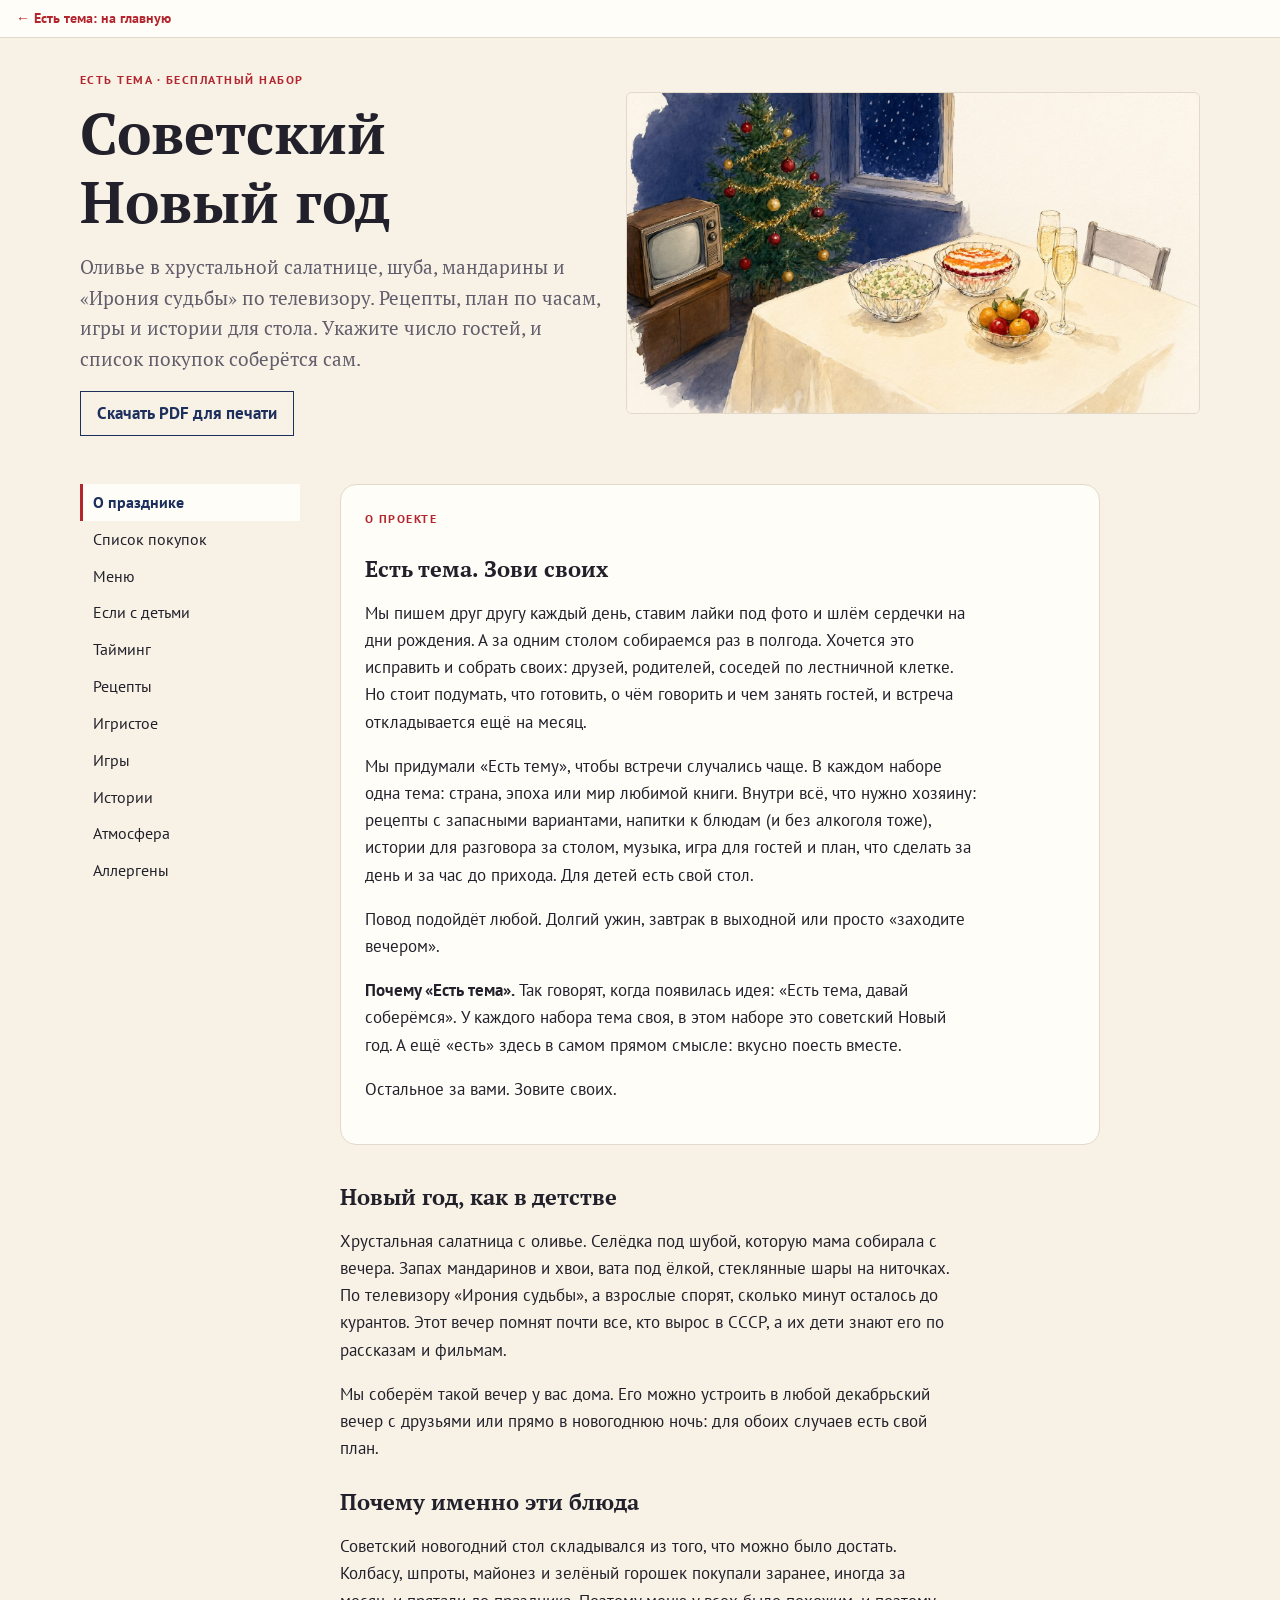
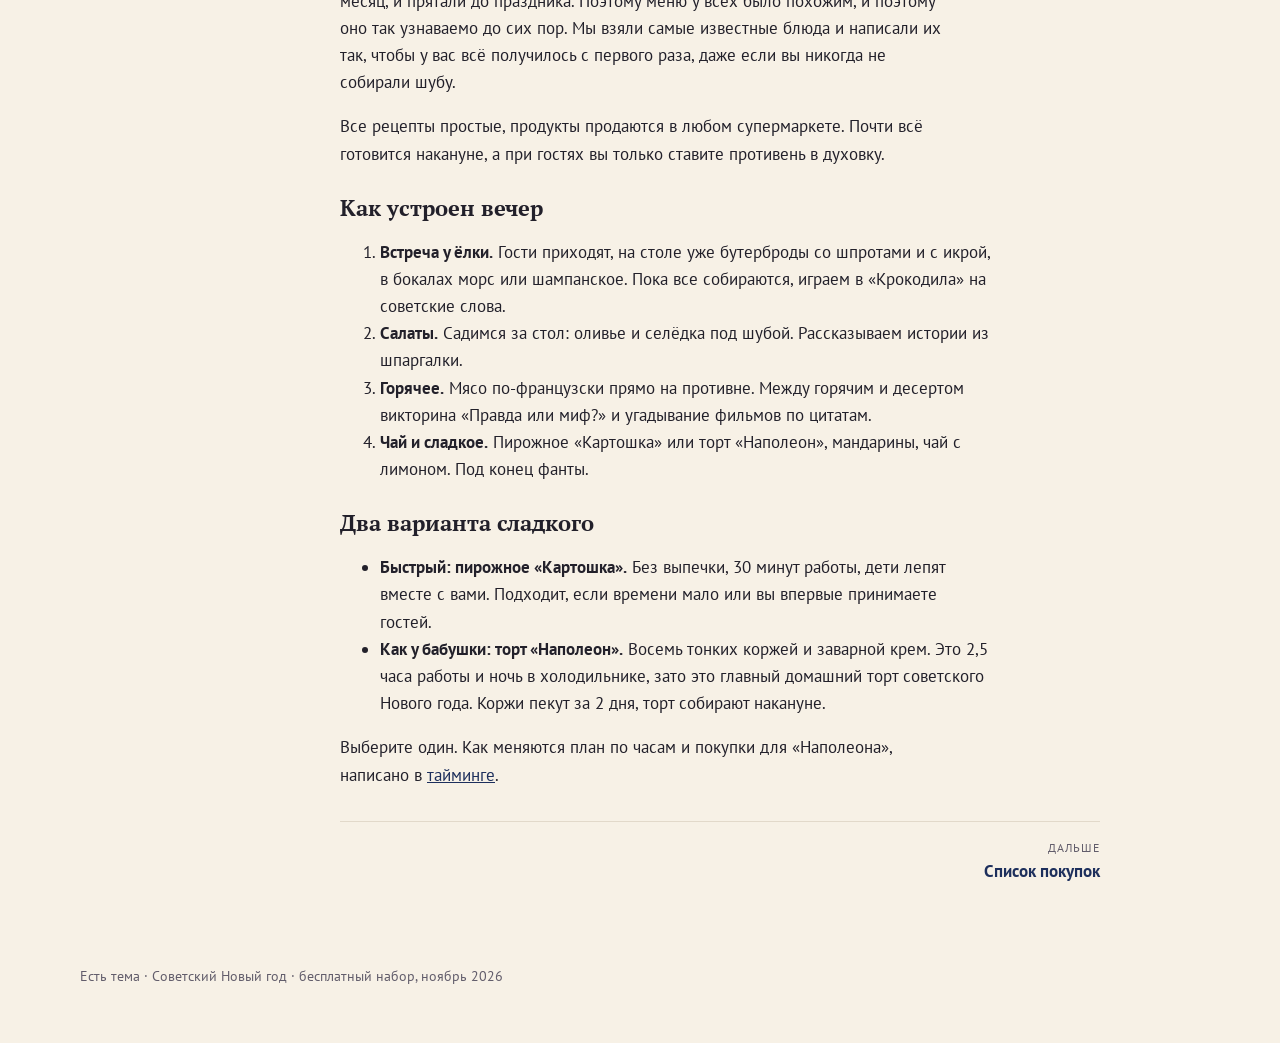
<file: novyy-god/index.html>
<!doctype html>
<html lang="ru">
<head>
<meta charset="utf-8">
<meta name="robots" content="noindex, nofollow">
<meta name="viewport" content="width=device-width, initial-scale=1, viewport-fit=cover">
<title>Советский Новый год</title>
<meta name="description" content="Бесплатный набор «Есть тема»: оливье, шуба, мандарины, игры и план вечера по часам.">
<link rel="preconnect" href="https://fonts.googleapis.com">
<link rel="stylesheet" href="https://fonts.googleapis.com/css2?family=PT+Sans:ital,wght@0,400;0,700;1,400&family=PT+Serif:ital,wght@0,400;0,700;1,400&display=swap">
<style>
:root{--bg:#F7F1E6;--surface:#FFFDF8;--fg:#22202A;--muted:#625D6B;--line:#E2D9CA;--accent:#1D2F5C;--red:#B3262E;--note:#ECEFF6;
--serif:"PT Serif",Georgia,"Times New Roman",serif;--sans:"PT Sans","Helvetica Neue",Arial,sans-serif;color-scheme:light}
@media (prefers-color-scheme: dark){:root:not([data-theme="light"]){--bg:#15171F;--surface:#1E212B;--fg:#ECE7DE;--muted:#ABA6B3;--line:#343846;--accent:#9DB2E6;--red:#F07A7F;--note:#232A3B;color-scheme:dark}}
:root[data-theme="dark"]{--bg:#15171F;--surface:#1E212B;--fg:#ECE7DE;--muted:#ABA6B3;--line:#343846;--accent:#9DB2E6;--red:#F07A7F;--note:#232A3B;color-scheme:dark}
*{box-sizing:border-box}
body{background:var(--bg);color:var(--fg);font:17px/1.6 var(--sans);margin:0;padding-inline:16px}
html{scroll-behavior:smooth}@media (prefers-reduced-motion: reduce){html{scroll-behavior:auto}}
.home{display:block;margin-inline:-16px;padding:10px 16px;font:700 14px/1.2 var(--sans);color:var(--red);background:var(--surface);border-bottom:1px solid var(--line);text-decoration:none}
h1,h2,h3,h4{font-family:var(--serif);text-wrap:balance;line-height:1.2;font-weight:700}
h1{font-size:clamp(2.4rem,7vw,3.6rem);margin:8px 0 16px}
h2{font-size:1.9rem;color:var(--accent);margin:0 0 20px}
h3{font-size:1.35rem;margin:28px 0 8px}
h4{font-family:var(--sans);font-size:.85rem;letter-spacing:.12em;text-transform:uppercase;color:var(--red);margin:22px 0 6px}
p,li{max-width:68ch}
a{color:var(--accent)}
a:focus-visible,button:focus-visible,input:focus-visible{outline:2px solid var(--red);outline-offset:2px}
.top{max-width:1120px;margin-inline:auto;padding-block:32px 24px;display:grid;gap:24px;grid-template-columns:minmax(0,1fr)}
@media (min-width:900px){.top{grid-template-columns:minmax(0,1fr) minmax(0,1.1fr);align-items:center}}
.top img{width:100%;height:auto;display:block;border-radius:6px;border:1px solid var(--line)}
.eyebrow{font-size:.78rem;text-transform:uppercase;letter-spacing:.12em;color:var(--red);margin:0;font-weight:700}
.lede{font-family:var(--serif);font-size:1.2rem;color:var(--muted);max-width:52ch;margin:0 0 16px}
.dl{display:inline-block;border:1px solid var(--accent);color:var(--accent);padding:8px 16px;font-weight:700;text-decoration:none}
.dl:hover{background:var(--accent);color:var(--surface)}
.shell{max-width:1120px;margin-inline:auto;display:grid;grid-template-columns:220px minmax(0,1fr);gap:40px;align-items:start}
.shell main{max-width:760px;min-width:0}
.side{position:sticky;top:0;max-height:100vh;overflow:auto;padding-block:24px}
.side ol{list-style:none;margin:0;padding:0}
.side a{display:block;padding:6px 10px;border-left:3px solid transparent;color:var(--fg);text-decoration:none;font-size:.97rem}
.side a:hover{color:var(--accent)}
.side a[aria-current=true]{border-left-color:var(--red);color:var(--accent);font-weight:700;background:var(--surface)}
.side .sub{display:none}.side .open .sub{display:block}
.side .sub a{padding:3px 10px 3px 24px;font-size:.88rem;color:var(--muted)}
.side .sub a[aria-current=true]{color:var(--accent);background:none}
.block{padding-block:24px 48px}
.small{font-size:.9rem;color:var(--muted)}
.brand{background:var(--surface);border:1px solid var(--line);border-radius:16px;padding:24px;margin:0 0 40px}
.brand h2{font-size:1.5rem;margin:8px 0 16px}
.intro h2{font-size:1.5rem;margin:32px 0 8px}
.pic{margin:0 0 20px}.pic img{width:100%;height:auto;max-height:440px;object-fit:cover;display:block;border-radius:6px;border:1px solid var(--line)}
#taiming td:first-child{white-space:nowrap}
#igristoe .pic img,#atmosphere .pic img{max-width:420px}
.menu{list-style:none;padding:24px;margin:0 0 12px;background:var(--surface);border:1px solid var(--line);display:grid;gap:14px}
.menu a{display:grid;grid-template-columns:1fr auto;column-gap:12px;text-decoration:none;color:inherit}
.menu .course{grid-column:1/-1;font-size:.75rem;text-transform:uppercase;letter-spacing:.1em;color:var(--muted)}
.menu .dish{font-family:var(--serif);font-size:1.25rem;display:flex;gap:8px;min-width:0}
.menu .dish::after{content:"";flex:1;border-bottom:2px dotted var(--line);margin-bottom:.4em}
.menu .time{color:var(--red);align-self:end;font-size:.95rem;white-space:nowrap}
.menu .kid{grid-column:1/-1;font-size:.82rem;color:var(--accent);font-weight:700}
.menu .kid::before{content:"● "}
.menu a:hover .dish{color:var(--accent)}
.recipe{background:var(--surface);border:1px solid var(--line);padding:28px clamp(16px,4vw,36px);margin-block:16px}
.recipe h3:first-of-type{font-size:1.6rem;margin-top:4px}
.recipe h2{font-size:1.1rem;color:var(--accent);margin:28px 0 8px;font-family:var(--sans);text-transform:uppercase;letter-spacing:.06em}
.recipe h3{font-size:1.15rem;margin:22px 0 6px}
.recipe ul{padding-left:0;list-style:none}
.facts{display:flex;flex-wrap:wrap;gap:8px 28px;margin:0 0 16px;padding:12px 0;border-block:1px solid var(--line)}
.facts div{min-width:0}.facts dt{font-size:.72rem;text-transform:uppercase;letter-spacing:.1em;color:var(--muted)}.facts dd{margin:0}
.ing{display:flex;justify-content:space-between;gap:16px;padding:4px 0;border-bottom:1px dotted var(--line);max-width:none}
.ing .n{min-width:0}.ing .q{white-space:nowrap;color:var(--red);font-weight:700}
@media (max-width:480px){.ing{flex-direction:column;gap:0}.ing .q{white-space:normal}}
.note{display:block;background:var(--note);padding:10px 14px;margin:12px 0;font-size:.95rem;border-left:3px solid var(--accent)}
.note p{margin:4px 0}
.didyou{display:block;border:1px solid var(--red);padding:10px 14px;margin:16px 0;font-size:.95rem}
.dy{font-weight:700;color:var(--red);text-transform:uppercase;font-size:.75rem;letter-spacing:.1em;margin-right:6px}
hr{border:0;border-top:1px dashed var(--line);margin:20px 0}
.tw{overflow-x:auto;margin:12px 0}
table{border-collapse:collapse;width:100%;font-size:.95rem}
th,td{text-align:left;padding:8px 10px;border-bottom:1px solid var(--line);vertical-align:top}
th{font-size:.78rem;text-transform:uppercase;letter-spacing:.06em;color:var(--muted)}
.chips{display:flex;flex-wrap:wrap;gap:8px;margin:0 0 8px}
.chips a{border:1px solid var(--line);background:var(--surface);color:var(--fg);padding:5px 12px;text-decoration:none;font-size:.92rem}
.chips a[aria-current=true]{border-color:var(--accent);background:var(--accent);color:var(--surface)}
@media (min-width:900px){.chips{display:none}}
.builder{background:var(--surface);border:1px solid var(--line);padding:clamp(16px,4vw,32px)}
.controls{display:grid;grid-template-columns:repeat(auto-fit,minmax(200px,1fr));gap:20px;margin-bottom:24px}
fieldset{border:0;margin:0;padding:0;min-width:0}
legend{font-size:.78rem;text-transform:uppercase;letter-spacing:.1em;color:var(--muted);font-weight:700;margin-bottom:8px}
.stepper{display:flex;align-items:center;gap:10px}
.stepper button{width:44px;height:44px;border:1px solid var(--line);background:var(--bg);color:var(--fg);font-size:1.3rem;cursor:pointer}
.stepper button:hover{border-color:var(--accent)}
.stepper output{font-family:var(--serif);font-size:1.8rem;min-width:2ch;text-align:center}
.opt{display:flex;flex-direction:column;gap:6px}.opt label{display:flex;gap:8px;align-items:center;cursor:pointer}
input[type=radio],input[type=checkbox]{accent-color:var(--accent);width:18px;height:18px;flex-shrink:0}
.listhead{display:flex;flex-wrap:wrap;justify-content:space-between;align-items:baseline;gap:8px;border-top:1px solid var(--line);padding-top:16px}
.listhead h3{margin:0}
.copy{border:1px solid var(--accent);background:transparent;color:var(--accent);padding:8px 14px;font:700 .9rem var(--sans);cursor:pointer}
.copy:hover{background:var(--accent);color:var(--surface)}
.cat{font-size:.78rem;text-transform:uppercase;letter-spacing:.1em;color:var(--red);margin:20px 0 6px;font-weight:700}
.shop{list-style:none;margin:0;padding:0}
.shop li{display:flex;padding:6px 0;border-bottom:1px dotted var(--line);max-width:none}
.shop label{display:flex;gap:10px;align-items:baseline;flex:1;min-width:0;cursor:pointer}
.shop .q{margin-left:auto;white-space:nowrap;color:var(--muted)}
.shop .done .nm{text-decoration:line-through;color:var(--muted)}
.hint{font-size:.88rem;color:var(--muted);margin-top:16px}
.pager{display:flex;justify-content:space-between;gap:12px;margin-top:32px;padding-top:16px;border-top:1px solid var(--line)}
.pager a{color:var(--accent);font-weight:700;text-decoration:none;max-width:48%}
.pager .next{margin-left:auto;text-align:right}
.pager small{display:block;font-weight:400;color:var(--muted);font-size:.78rem;text-transform:uppercase;letter-spacing:.08em}
.foot{max-width:1120px;margin-inline:auto;padding-block:32px 56px;font-size:.88rem;color:var(--muted)}
@media (max-width:899px){
  .shell{display:block}
  .side{position:sticky;top:0;z-index:5;max-height:none;padding:0;margin-inline:-16px;background:var(--bg);border-bottom:1px solid var(--line)}
  .side>ol{display:flex;overflow-x:auto;scrollbar-width:none;padding-inline:8px}
  .side>ol::-webkit-scrollbar{display:none}
  .side a{white-space:nowrap;border-left:0;border-bottom:3px solid transparent;padding:12px 10px}
  .side a[aria-current=true]{border-bottom-color:var(--red);background:none}
  .side .sub,.side .open .sub{display:none}
}
@media print{.side,.pager,.chips,.home{display:none}.shell{display:block}main>section[hidden],article[hidden]{display:block!important}}
</style>
</head>
<body>
<a class="home" href="../index.html">← Есть тема: на главную</a>
<header class="top">
<div><p class="eyebrow">Есть тема · бесплатный набор</p>
<h1>Советский Новый год</h1>
<p class="lede">Оливье в хрустальной салатнице, шуба, мандарины и «Ирония судьбы» по телевизору. Рецепты, план по часам, игры и истории для стола. Укажите число гостей, и список покупок соберётся сам.</p>
<a class="dl" href="sovetskiy-novyy-god.pdf" download>Скачать PDF для печати</a></div>
<img src="img/stol.jpg" alt="Новогодний стол в квартире: салатницы с оливье и шубой, мандарины, бокалы, ёлка и телевизор">
</header>
<div class="shell">
<nav class="side" aria-label="Разделы набора"><ol><li data-sec="intro"><a href="#intro">О празднике</a></li><li data-sec="builder"><a href="#builder">Список покупок</a></li><li data-sec="menu"><a href="#menu">Меню</a></li><li data-sec="kids"><a href="#kids">Если с детьми</a></li><li data-sec="taiming"><a href="#taiming">Тайминг</a></li><li data-sec="recipes"><a href="#recipes">Рецепты</a><ol class="sub"><li><a href="#buterbrody">Праздничные бутерброды и «мухоморы»</a></li><li><a href="#olivie">Салат оливье</a></li><li><a href="#shuba">Селёдка под шубой</a></li><li><a href="#myaso-po-francuzski">Мясо по-французски</a></li><li><a href="#kartoshka">Пирожное «Картошка» и мандарины</a></li><li><a href="#napoleon">Торт «Наполеон»</a></li><li><a href="#napitki">Напитки</a></li><li><a href="#limonad-tarhun">Домашний лимонад «Тархун»</a></li></ol></li><li data-sec="igristoe"><a href="#igristoe">Игристое</a></li><li data-sec="games"><a href="#games">Игры</a></li><li data-sec="stories"><a href="#stories">Истории</a></li><li data-sec="atmosphere"><a href="#atmosphere">Атмосфера</a></li><li data-sec="allergens"><a href="#allergens">Аллергены</a></li></ol></nav>
<main id="main">
<section class="block intro" id="intro"><aside class="brand" aria-label="О проекте"><p class="eyebrow">О проекте</p><h3>Есть тема. Зови своих</h3>
<p>Мы пишем друг другу каждый день, ставим лайки под фото и шлём сердечки на дни рождения. А за одним столом собираемся раз в полгода. Хочется это исправить и собрать своих: друзей, родителей, соседей по лестничной клетке. Но стоит подумать, что готовить, о чём говорить и чем занять гостей, и встреча откладывается ещё на месяц.</p>
<p>Мы придумали «Есть тему», чтобы встречи случались чаще. В каждом наборе одна тема: страна, эпоха или мир любимой книги. Внутри всё, что нужно хозяину: рецепты с запасными вариантами, напитки к блюдам (и без алкоголя тоже), истории для разговора за столом, музыка, игра для гостей и план, что сделать за день и за час до прихода. Для детей есть свой стол.</p>
<p>Повод подойдёт любой. Долгий ужин, завтрак в выходной или просто «заходите вечером».</p>
<p><strong>Почему «Есть тема».</strong> Так говорят, когда появилась идея: «Есть тема, давай соберёмся». У каждого набора тема своя, в этом наборе это советский Новый год. А ещё «есть» здесь в самом прямом смысле: вкусно поесть вместе.</p>
<p>Остальное за вами. Зовите своих.</p>
</aside><h3>Новый год, как в детстве</h3>
<p>Хрустальная салатница с оливье. Селёдка под шубой, которую мама собирала с вечера. Запах мандаринов и хвои, вата под ёлкой, стеклянные шары на ниточках. По телевизору «Ирония судьбы», а взрослые спорят, сколько минут осталось до курантов. Этот вечер помнят почти все, кто вырос в СССР, а их дети знают его по рассказам и фильмам.</p>
<p>Мы соберём такой вечер у вас дома. Его можно устроить в любой декабрьский вечер с друзьями или прямо в новогоднюю ночь: для обоих случаев есть свой план.</p>
<h3>Почему именно эти блюда</h3>
<p>Советский новогодний стол складывался из того, что можно было достать. Колбасу, шпроты, майонез и зелёный горошек покупали заранее, иногда за месяц, и прятали до праздника. Поэтому меню у всех было похожим, и поэтому оно так узнаваемо до сих пор. Мы взяли самые известные блюда и написали их так, чтобы у вас всё получилось с первого раза, даже если вы никогда не собирали шубу.</p>
<p>Все рецепты простые, продукты продаются в любом супермаркете. Почти всё готовится накануне, а при гостях вы только ставите противень в духовку.</p>
<h3>Как устроен вечер</h3>
<ol type="1">
<li><strong>Встреча у ёлки.</strong> Гости приходят, на столе уже бутерброды со шпротами и с икрой, в бокалах морс или шампанское. Пока все собираются, играем в «Крокодила» на советские слова.</li>
<li><strong>Салаты.</strong> Садимся за стол: оливье и селёдка под шубой. Рассказываем истории из шпаргалки.</li>
<li><strong>Горячее.</strong> Мясо по-французски прямо на противне. Между горячим и десертом викторина «Правда или миф?» и угадывание фильмов по цитатам.</li>
<li><strong>Чай и сладкое.</strong> Пирожное «Картошка» или торт «Наполеон», мандарины, чай с лимоном. Под конец фанты.</li>
</ol>
<h3>Два варианта сладкого</h3>
<ul>
<li><strong>Быстрый: пирожное «Картошка».</strong> Без выпечки, 30 минут работы, дети лепят вместе с вами. Подходит, если времени мало или вы впервые принимаете гостей.</li>
<li><strong>Как у бабушки: торт «Наполеон».</strong> Восемь тонких коржей и заварной крем. Это 2,5 часа работы и ночь в холодильнике, зато это главный домашний торт советского Нового года. Коржи пекут за 2 дня, торт собирают накануне.</li>
</ul>
<p>Выберите один. Как меняются план по часам и покупки для «Наполеона», написано в <a href="#taiming">тайминге</a>.</p>
</section><section class="block" id="builder"><h2>Список покупок</h2>
<p>Укажите, сколько будет гостей и какое сладкое вы выбрали, и список пересчитается сам. Отмечайте купленное галочкой прямо в магазине.</p>
<div class="builder">
<div class="controls">
<fieldset><legend>Гостей за столом, с вами</legend><div class="stepper"><button type="button" id="gminus" aria-label="Меньше гостей">−</button><output id="guests">6</output><button type="button" id="gplus" aria-label="Больше гостей">+</button></div></fieldset>
<fieldset><legend>Из них детей</legend><div class="stepper"><button type="button" id="kminus" aria-label="Меньше детей">−</button><output id="kidsn">0</output><button type="button" id="kplus" aria-label="Больше детей">+</button></div></fieldset>
<fieldset><legend>Из взрослых пьют игристое</legend><div class="stepper"><button type="button" id="wminus" aria-label="Меньше">−</button><output id="wine">6</output><button type="button" id="wplus" aria-label="Больше">+</button></div></fieldset>
<fieldset class="opt"><legend>Сладкое</legend>
<label><input type="radio" name="dessert" value="kartoshka" checked> Пирожное «Картошка»</label>
<label><input type="radio" name="dessert" value="napoleon"> Торт «Наполеон»</label></fieldset>
</div>
<div class="listhead"><h3>Что купить</h3><button type="button" class="copy" id="copy">Скопировать список</button></div>
<div id="list"></div>
<p class="hint">Все блюда считаются на всех гостей вместе с детьми. «Наполеон» - это один большой торт на 12 человек: если гостей больше, список увеличится на второй торт. «Картошка» считается половинками рецепта. Игристое - одна бутылка на троих взрослых, для детей добавляется лимонад. Соль, перец, уксус и специи из обычного шкафчика в список не входят. Отмеченные покупки запоминаются в этом браузере.</p>
</div></section><section class="block" id="menu"><h2>Меню</h2><ol class="menu"><li><a href="#buterbrody"><span class="course">У ёлки</span><span class="dish">Праздничные бутерброды и «мухоморы»</span><span class="time">35 мин</span><span class="kid">подходит детям, «мухоморы» дети собирают сами</span></a></li><li><a href="#olivie"><span class="course">Салаты</span><span class="dish">Салат оливье</span><span class="time">2 ч</span><span class="kid">подходит детям</span></a></li><li><a href="#shuba"><span class="course">Салаты</span><span class="dish">Селёдка под шубой</span><span class="time">1 ч 30 мин</span><span class="kid">детям можно собрать шубу без селёдки</span></a></li><li><a href="#myaso-po-francuzski"><span class="course">Горячее</span><span class="dish">Мясо по-французски</span><span class="time">1 ч 30 мин</span><span class="kid">подходит детям</span></a></li><li><a href="#kartoshka"><span class="course">Сладкое, быстрый вариант</span><span class="dish">Пирожное «Картошка» и мандарины</span><span class="time">2 ч</span><span class="kid">подходит детям, без коньяка</span></a></li><li><a href="#napoleon"><span class="course">Сладкое, вариант «как у бабушки»</span><span class="dish">Торт «Наполеон»</span><span class="time">3 ч</span><span class="kid">подходит детям</span></a></li><li><a href="#napitki"><span class="course">Напитки</span><span class="dish">Напитки</span><span class="time">1 ч 30 мин</span><span class="kid">морс и лимонад для всех</span></a></li><li><a href="#limonad-tarhun"><span class="course">Напитки</span><span class="dish">Домашний лимонад «Тархун»</span><span class="time">1 ч</span><span class="kid">подходит детям</span></a></li></ol><p class="small">Сладкое выберите одно: «Картошка» или «Наполеон». Время указано полное, вместе с остыванием и ожиданием.</p></section><section class="block" id="kids"><h2>Если за столом дети</h2>
<p>Советский Новый год - праздник семейный, и почти всё меню подходит детям без изменений. Многие из нас сами помнят этот стол с детского роста.</p>
<p><strong>Что подходит детям</strong></p>
<ul>
<li>Оливье, мясо по-французски, бутерброды со шпротами - без изменений.</li>
<li>«Мухоморы» - лучшая детская закуска вечера. Дайте детям собрать их самим: вы чистите яйца и режете помидоры, дети ставят шляпки и рисуют майонезом точки.</li>
<li>Селёдка под шубой - по вкусу ребёнка. Многие дети её не любят из-за селёдки: соберите им маленькую шубу в стакане без рыбы (из тех же овощей).</li>
<li>«Картошка» - сделайте детскую часть без коньяка. Детям очень нравится катать «картофелины» и обваливать их в какао.</li>
<li>Икра - очень солёная, маленьким детям лучше давать понемногу.</li>
</ul>
<p><strong>Напиток.</strong> Домашний «Тархун» (рецепт в разделе напитков) или магазинный «Буратино» и «Дюшес» в таких же бокалах, как у взрослых. Сироп для «Тархуна» дети могут помочь сделать: оборвать листья и выжать лимон. Под куранты дети чокаются вместе со всеми.</p>
<p><strong>Чем занять детей</strong></p>
<ul>
<li><strong>Снежинки на окна.</strong> Как вырезать, написано в <a href="#atmosphere">атмосфере</a>. Дети вырезают, взрослые клеят.</li>
<li><strong>Бумажная гирлянда-цепочка.</strong> Нарежьте цветную бумагу полосками 2×15 см. Первую полоску склейте в колечко, вторую проденьте в него и тоже склейте, и так дальше. За полчаса получается гирлянда на всю комнату.</li>
<li><strong>«Крокодил».</strong> Для детей отложите простые карточки: Дед Мороз, лыжи, хоккей, мандарины, гирлянда, костюм снежинки.</li>
<li><strong>Стишок на табуретке.</strong> Самая советская традиция: ребёнок встаёт на табуретку и читает Деду Морозу стихотворение, а взрослые хлопают и дарят мандарин или конфету.</li>
<li><strong>Хоровод.</strong> «В лесу родилась ёлочка» вокруг ёлки, все вместе.</li>
</ul>
<p><strong>Безопасность.</strong> - Для детей младше 5 лет разрезайте черри пополам, а мелкие конфеты и орехи держите на верхней полке. - Вата под ёлкой и мишура горят: следите, чтобы дети не подносили их к свечам и гирлянде. - Шампанское открывают взрослые и в сторону от детей.</p>
<p>В <a href="#taiming">списке покупок</a> внизу написано, сколько продуктов добавить на детей.</p>
</section><section class="block" id="taiming"><h2>Тайминг и список покупок</h2>
<p>Расчёт на 6 взрослых. Есть два плана: <strong>обычный декабрьский вечер</strong> (гости в 19:00) и <strong>новогодняя ночь</strong> (гости в 21:00, куранты в полночь). Выберите свой. Если время другое, сдвиньте всё на ту же разницу.</p>
<p>Почти всё готовится накануне. В день праздника у вас остаётся только мясо на противне и бутерброды.</p>
<hr />
<h3>Накануне (одинаково для обоих планов)</h3>
<p>Если праздник 31 декабря, «накануне» - это 30 декабря.</p>
<div class="tw"><table>

<thead>
<tr class="header">
<th>Когда</th>
<th>Что делать</th>
<th>Сколько времени</th>
</tr>
</thead>
<tbody>
<tr class="odd">
<td>днём</td>
<td>Купить продукты по списку ниже</td>
<td>-</td>
</tr>
<tr class="even">
<td>17:00</td>
<td>Поставить вариться <strong>свёклу</strong> (1-1,5 ч). Рядом в другой кастрюле <strong>картофель и морковь</strong> для оливье и шубы (25-35 мин) и <strong>яйца</strong> (10 мин, все 14 штук сразу)</td>
<td>10 мин работы</td>
</tr>
<tr class="odd">
<td>17:15</td>
<td>Пока всё варится: <strong>«Картошка»</strong>. Смешать, скатать, убрать в холодильник</td>
<td>30 мин</td>
</tr>
<tr class="even">
<td>17:45</td>
<td><strong>Морс</strong>: отжать сок, сварить отвар, оставить остывать</td>
<td>20 мин</td>
</tr>
<tr class="odd">
<td>18:30</td>
<td>Слить воду, выложить овощи и яйца остывать. Яйца для бутербродов («мухоморы», 6 шт.) отложить в холодильник отдельно</td>
<td>5 мин</td>
</tr>
<tr class="even">
<td>19:30</td>
<td><strong>Оливье</strong>: нарезать всё, кроме майонеза, накрыть, в холодильник</td>
<td>25 мин</td>
</tr>
<tr class="odd">
<td>20:00</td>
<td><strong>Шуба</strong>: разделать селёдку, натереть овощи, собрать слои, в холодильник на ночь</td>
<td>40 мин</td>
</tr>
<tr class="even">
<td>20:40</td>
<td>Соединить морс с соком, в холодильник. <strong>Игристое и газированную воду</strong> в холодильник</td>
<td>5 мин</td>
</tr>
<tr class="odd">
<td>20:45</td>
<td><strong>Сироп для «Тархуна»</strong>: сварить, настоять с тархуном, процедить, в холодильник</td>
<td>20 мин</td>
</tr>
<tr class="even">
<td>вечером</td>
<td>Нарядить ёлку, вырезать снежинки, распечатать карточки</td>
<td>по настроению</td>
</tr>
</tbody>
</table></div>
<p>Всего накануне около 3 часов работы на кухне.</p>
<hr />
<h3>План А. Декабрьский вечер с друзьями (гости в 19:00)</h3>
<div class="tw"><table>

<thead>
<tr class="header">
<th>Когда</th>
<th>Что делать</th>
<th>Сколько времени</th>
</tr>
</thead>
<tbody>
<tr class="odd">
<td>16:30</td>
<td><strong>Мясо по-французски</strong>: отбить мясо, нарезать картофель и лук, собрать на противне без сыра. Накрыть фольгой, в холодильник. Натереть сыр</td>
<td>40 мин</td>
</tr>
<tr class="even">
<td>17:30</td>
<td>Накрыть стол, разложить мандарины и конфеты, включить гирлянду</td>
<td>30 мин</td>
</tr>
<tr class="odd">
<td>18:10</td>
<td>Подсушить хлеб. Собрать <strong>бутерброды со шпротами</strong> и <strong>«мухоморы»</strong></td>
<td>25 мин</td>
</tr>
<tr class="even">
<td>18:40</td>
<td><strong>Бутерброды с икрой</strong>. Блюдо с закусками поставить у ёлки. Включить музыку</td>
<td>15 мин</td>
</tr>
<tr class="odd">
<td>18:55</td>
<td><strong>«Тархун»</strong>: сироп, лёд и газированную воду в кувшин</td>
<td>3 мин</td>
</tr>
<tr class="even">
<td><strong>19:00</strong></td>
<td><strong>Гости пришли.</strong> Морс или шампанское, бутерброды, «Крокодил»</td>
<td>-</td>
</tr>
<tr class="odd">
<td>19:05</td>
<td>Включить духовку на 190 °C</td>
<td>1 мин</td>
</tr>
<tr class="even">
<td>19:15</td>
<td>Противень с мясом под фольгой в духовку. <strong>Заправить оливье</strong> майонезом</td>
<td>5 мин</td>
</tr>
<tr class="odd">
<td>19:30</td>
<td><strong>За стол:</strong> оливье и шуба</td>
<td>-</td>
</tr>
<tr class="even">
<td>19:45</td>
<td>Снять фольгу, посыпать сыром</td>
<td>3 мин</td>
</tr>
<tr class="odd">
<td>20:10</td>
<td>Вынуть мясо, дать постоять 10 минут</td>
<td>-</td>
</tr>
<tr class="even">
<td>20:20</td>
<td><strong>Горячее на стол</strong></td>
<td>-</td>
</tr>
<tr class="odd">
<td>21:00</td>
<td>Викторина «Правда или миф?» и цитаты из фильмов</td>
<td>25 мин</td>
</tr>
<tr class="even">
<td>21:30</td>
<td>Достать «Картошку». <strong>Чай, «Картошка», мандарины.</strong> Фанты</td>
<td>-</td>
</tr>
</tbody>
</table></div>
<p>При гостях вы встаёте из-за стола только три раза, каждый на пару минут: поставить противень, посыпать сыром и вынуть его.</p>
<hr />
<h3>План Б. Новогодняя ночь (гости в 21:00)</h3>
<div class="tw"><table>

<thead>
<tr class="header">
<th>Когда</th>
<th>Что делать</th>
<th>Сколько времени</th>
</tr>
</thead>
<tbody>
<tr class="odd">
<td>днём 31-го</td>
<td>Отдохнуть. Всё главное сделано вчера</td>
<td>-</td>
</tr>
<tr class="even">
<td>18:30</td>
<td><strong>Мясо по-французски</strong>: собрать противень без сыра, в холодильник</td>
<td>40 мин</td>
</tr>
<tr class="odd">
<td>19:30</td>
<td>Накрыть стол, мандарины, конфеты, гирлянда</td>
<td>30 мин</td>
</tr>
<tr class="even">
<td>20:15</td>
<td><strong>Бутерброды</strong> со шпротами, «мухоморы», потом с икрой</td>
<td>40 мин</td>
</tr>
<tr class="odd">
<td>20:55</td>
<td><strong>«Тархун»</strong>: сироп, лёд и газированную воду в кувшин</td>
<td>3 мин</td>
</tr>
<tr class="even">
<td><strong>21:00</strong></td>
<td><strong>Гости пришли.</strong> Бутерброды у ёлки, «Крокодил»</td>
<td>-</td>
</tr>
<tr class="odd">
<td>21:15</td>
<td>Заправить оливье</td>
<td>3 мин</td>
</tr>
<tr class="even">
<td>21:30</td>
<td><strong>За стол:</strong> салаты. Проводить старый год: каждый говорит, что хорошего было в уходящем году</td>
<td>-</td>
</tr>
<tr class="odd">
<td>21:45</td>
<td>Включить духовку на 190 °C</td>
<td>1 мин</td>
</tr>
<tr class="even">
<td>22:00</td>
<td>Противень с мясом под фольгой в духовку</td>
<td>2 мин</td>
</tr>
<tr class="odd">
<td>22:30</td>
<td>Снять фольгу, посыпать сыром</td>
<td>3 мин</td>
</tr>
<tr class="even">
<td>22:55</td>
<td>Вынуть мясо, дать постоять</td>
<td>-</td>
</tr>
<tr class="odd">
<td>23:05</td>
<td><strong>Горячее на стол</strong></td>
<td>-</td>
</tr>
<tr class="even">
<td>23:30</td>
<td>Викторина «Правда или миф?»</td>
<td>15 мин</td>
</tr>
<tr class="odd">
<td>23:50</td>
<td>Игристое и «Тархун» на стол. Раздать бумажки и ручки, если загадываете желания письменно</td>
<td>3 мин</td>
</tr>
<tr class="even">
<td>23:55</td>
<td>Звук телевизора громче. Открыть шампанское <strong>до</strong> курантов</td>
<td>2 мин</td>
</tr>
<tr class="odd">
<td><strong>00:00</strong></td>
<td><strong>Куранты.</strong> Желание, бокалы, «С Новым годом!»</td>
<td>-</td>
</tr>
<tr class="even">
<td>00:15</td>
<td>Выйти во двор смотреть салют или позвонить родным</td>
<td>-</td>
</tr>
<tr class="odd">
<td>00:45</td>
<td><strong>Чай, «Картошка», мандарины.</strong> Цитаты из фильмов, фанты</td>
<td>-</td>
</tr>
</tbody>
</table></div>
<aside class="note">
<p>💡 <strong>Совет.</strong> Двенадцать ударов курантов длятся меньше минуты. Чтобы успеть загадать желание и чокнуться, бокалы наливают заранее, за 2-3 минуты до полуночи.</p>
</aside>
<hr />
<h3>Список покупок</h3>
<h4>Овощи, фрукты, зелень</h4>
<ul>
<li>Картофель - 2 кг (500 г на оливье, 350 г на шубу, 1 кг на мясо)</li>
<li>Морковь - 5 шт. (2 на оливье, 2 на шубу, 1 для украшения)</li>
<li>Свёкла - 2 шт. средние</li>
<li>Лук репчатый - 4 шт. (1 на шубу, 3 на мясо)</li>
<li>Лук зелёный - 1 пучок</li>
<li>Огурцы солёные или маринованные - 4 шт. (около 250 г)</li>
<li>Огурец свежий - 1 шт. (для бутербродов со шпротами)</li>
<li>Помидоры черри крупные - 3 шт. (или 3 маленьких помидора «сливка»)</li>
<li>Салат листовой - 1 небольшой пучок</li>
<li>Чеснок - 1 головка (нужен 1 зубчик)</li>
<li>Укроп - 1 пучок, петрушка - 1 пучок</li>
<li>Лимоны - 3 шт. (к икре, к чаю и для «Тархуна»)</li>
<li>Тархун (эстрагон) свежий - 2 пучка</li>
<li>Мандарины - 2 кг</li>
<li>Клюква свежая или замороженная - 400 г</li>
</ul>
<h4>Мясо, колбаса, рыба</h4>
<ul>
<li>Свинина без кости (шея или корейка) - 1 кг</li>
<li>Колбаса докторская - 400 г</li>
<li>Сельдь слабосолёная целиком - 1 крупная (около 400 г) или филе 300 г</li>
<li>Шпроты в масле - 1 банка</li>
<li>Икра лососёвая - 1 банка (100-140 г)</li>
</ul>
<h4>Молочное и яйца</h4>
<ul>
<li>Яйца С1 - 14 шт. (5 на оливье, 3 на шубу, 6 на «мухоморы»; купите 2 десятка)</li>
<li>Масло сливочное 82,5% - 250 г (2 пачки по 180 г, останется)</li>
<li>Сыр твёрдый - 250 г</li>
<li>Молоко сгущённое - 1 банка (нужна половина)</li>
<li>Майонез 67% - 800 г (2 упаковки по 400 г)</li>
</ul>
<h4>Бакалея</h4>
<ul>
<li>Горошек зелёный консервированный - 1 банка 400 г</li>
<li>Печенье сахарное («Юбилейное» или похожее) - 500 г</li>
<li>Какао-порошок - 1 упаковка (нужно 5 ст. л.)</li>
<li>Сахарная пудра - 2 ст. л.</li>
<li>Сахар - 200 г</li>
<li>Грецкие орехи - 60 г (по желанию)</li>
<li>Масло растительное - 2-3 ст. л.</li>
<li>Уксус 9% - 1 ч. л. (по желанию)</li>
<li>Соль, чёрный перец</li>
<li>Чай чёрный листовой, варенье</li>
<li>Шоколадные конфеты в фантиках - 300-500 г</li>
</ul>
<h4>Хлеб</h4>
<ul>
<li>Батон нарезной - 1 шт.</li>
<li>Хлеб бородинский - 1 шт. (или второй батон)</li>
</ul>
<h4>Напитки</h4>
<ul>
<li>Игристое вино - 2-3 бутылки (брют к столу, полусладкое к десерту; как выбрать, в разделе про игристое)</li>
<li>Газированная вода - 1,5 л (для «Тархуна»)</li>
<li>Лимонад «Буратино» или «Дюшес» - 1 бутылка (по желанию, если дети любят магазинный)</li>
<li>Коньяк или ром - 1-2 ст. л. для «Картошки» (по желанию)</li>
</ul>
<h4>Хозяйственное</h4>
<ul>
<li>Фольга, пищевая плёнка, пергамент</li>
<li>Одноразовые перчатки (для свёклы и селёдки)</li>
<li>Плотная бумага для печати карточек, белая бумага или салфетки для снежинок</li>
</ul>
<hr />
<h3>Вариант с «Наполеоном»</h3>
<p>Если вместо «Картошки» вы печёте торт «Наполеон», план меняется так.</p>
<h4>Тайминг</h4>
<div class="tw"><table>

<thead>
<tr class="header">
<th>Когда</th>
<th>Что делать</th>
<th>Сколько времени</th>
</tr>
</thead>
<tbody>
<tr class="odd">
<td>за 2 дня, вечером</td>
<td><strong>Тесто</strong>: замесить, разделить на 8 шариков, в холодильник на 1 час. <strong>Коржи</strong>: раскатать и испечь по одному. Остывшие сложить в пакет</td>
<td>1 ч 40 мин</td>
</tr>
<tr class="even">
<td>накануне, 17:15</td>
<td>Вместо «Картошки»: <strong>заварной крем</strong>. Сварить, остудить под плёнкой</td>
<td>25 мин + 1 ч остывания</td>
</tr>
<tr class="odd">
<td>накануне, 21:00</td>
<td>Взбить масло, соединить с кремом, <strong>собрать торт</strong>, посыпать крошкой, в холодильник на ночь</td>
<td>20 мин</td>
</tr>
<tr class="even">
<td>в день праздника</td>
<td>Достать торт за 30 минут до чая</td>
<td>-</td>
</tr>
</tbody>
</table></div>
<p>Накануне получается на полчаса больше работы, чем с «Картошкой», и ещё почти 2 часа за день до этого.</p>
<h4>Покупки</h4>
<p>Вместо печенья, сгущёнки, какао, сахарной пудры и орехов для «Картошки» купите: - Мука пшеничная - 600 г (450 г в тесто, 60 г в крем, остальное на подпыл) - Масло сливочное 82,5% - всего около 510 г вместо 250 г (60 г на бутерброды с икрой, 250 г в тесто, 200 г в крем), то есть 3 пачки по 180 г - Молоко 3,2% - 1 л - Яйца - ещё 4 шт. (всего 18; купите 2 десятка) - Сахар - ещё 250 г - Ванильный сахар - 1 пакетик - Уксус 9% - 1 ст. л. (или лимон) - Пергамент - 8-10 листов</p>
<h3>Если за столом дети</h3>
<p>Добавьте на каждых 2 детей: - Яйца - ещё 2 шт. и крупные черри - ещё 1 шт. (дополнительные «мухоморы») - Лимонад - по 0,5 л на ребёнка - Мандарины - ещё 0,5 кг</p>
<p>Шампанское и коньяк считайте только на взрослых. Подробнее в разделе <a href="#kids">Если за столом дети</a>.</p>
</section><section class="block" id="recipes"><h2>Рецепты</h2><nav class="chips" aria-label="Рецепты"><a href="#buterbrody">Праздничные бутерброды и «мухоморы»</a><a href="#olivie">Салат оливье</a><a href="#shuba">Селёдка под шубой</a><a href="#myaso-po-francuzski">Мясо по-французски</a><a href="#kartoshka">Пирожное «Картошка» и мандарины</a><a href="#napoleon">Торт «Наполеон»</a><a href="#napitki">Напитки</a><a href="#limonad-tarhun">Домашний лимонад «Тархун»</a></nav><article class="recipe" id="buterbrody"><p class="eyebrow">У ёлки</p><h3>Праздничные бутерброды и «мухоморы»</h3><figure class="pic"><img src="img/buterbrody.jpg" alt="Праздничные бутерброды и «мухоморы»" loading="lazy"></figure><dl class="facts"><div><dt>Активно</dt><dd>35 мин</dd></div><div><dt>Всего</dt><dd>35 мин</dd></div><div><dt>Порции</dt><dd>6 (по 2 бутерброда каждого вида + «мухоморы»)</dd></div><div><dt>Духовка</dt><dd>180 °C на 5 минут, чтобы подсушить хлеб (или сковорода, или тостер)</dd></div></dl>
<p>Шпроты и красная икра были главными «дефицитными» закусками советского праздника. Банки покупали заранее и не открывали до Нового года. Бутерброды встречают гостей у ёлки, пока все собираются, а «мухоморы» с удовольствием собирают дети.</p>
<hr />
<h2>История</h2>
<p>Шпроты - это маленькая рыбка (килька или салака), которую горячим дымом коптят и консервируют в масле. Больше всего их делали в Латвии, и «рижские шпроты» в плоской золотистой банке стали символом праздничного стола. Банку с ключом-открывалкой открывали торжественно, а масло из неё не выливали: макали в него хлеб.</p>
<p>Красная икра была дорогой и редкой, поэтому её мазали тонко, на масло, по половинке чайной ложки на кусок. Бутерброд с икрой был признаком того, что праздник настоящий.</p>
<h2>Ингредиенты</h2>
<p><strong>Бутерброды со шпротами (12 шт.)</strong></p>
<ul>
<li class="ing"><span class="n">бородинский хлеб или батон</span><span class="q">12&nbsp;ломтиков</span></li>
<li class="ing"><span class="n">шпроты в масле (160-240 г)</span><span class="q">1&nbsp;банка</span></li>
<li class="ing"><span class="n">чеснок</span><span class="q">1&nbsp;зубчик</span></li>
<li class="ing"><span class="n">майонез (или 30 г мягкого сливочного масла)</span><span class="q">2&nbsp;ст. л.</span></li>
<li class="ing"><span class="n">огурец свежий или солёный</span><span class="q">1&nbsp;шт</span></li>
<li>несколько веточек укропа</li>
</ul>
<p><strong>Бутерброды с красной икрой (12 шт.)</strong></p>
<ul>
<li class="ing"><span class="n">батон нарезной</span><span class="q">12&nbsp;ломтиков</span></li>
<li class="ing"><span class="n">масло сливочное 82,5%, мягкое</span><span class="q">60&nbsp;г</span></li>
<li class="ing"><span class="n">икра лососёвая (100-140 г)</span><span class="q">1&nbsp;банка</span></li>
<li class="ing"><span class="n">лимон (по желанию)</span><span class="q">0,5&nbsp;шт</span></li>
<li>несколько веточек укропа или петрушки</li>
</ul>
<p><strong>«Мухоморы» (6 шт.)</strong></p>
<ul>
<li class="ing"><span class="n">яйца С1, сваренные вкрутую</span><span class="q">6&nbsp;шт</span></li>
<li class="ing"><span class="n">помидоры черри крупные (диаметром 3-4 см) или 3 маленьких помидора «сливка»</span><span class="q">3&nbsp;шт</span></li>
<li class="ing"><span class="n">майонез (или густая сметана)</span><span class="q">1-2&nbsp;ст. л.</span></li>
<li class="ing"><span class="n">салат или веточки укропа</span><span class="q">6&nbsp;листьев</span></li>
</ul>
<h2>Шаги</h2>
<h3>1. Подсушить хлеб · 7 мин</h3>
<p>Нарежьте хлеб ломтиками толщиной около 1 см. Батон можно разрезать по диагонали: ломтики будут длиннее и красивее. Разложите на противне и подсушите в духовке при 180 °C 4-5 минут, пока хлеб не станет хрустким снаружи. Можно подсушить на сухой сковороде по минуте с каждой стороны или в тостере. Остудите.</p>
<aside class="note">
<p><strong>Почему так работает.</strong> Подсушенный хлеб не размокает от масла и майонеза, и бутерброды хорошо держат форму, даже если стоят на столе час.</p>
</aside>
<hr />
<h3>2. Бутерброды со шпротами · 10 мин</h3>
<p>Тёплые ломтики бородинского хлеба (или батона) натрите разрезанным зубчиком чеснока с одной стороны. Тонко намажьте майонезом. Огурец нарежьте тонкими кружками. На каждый ломтик положите кружок огурца, сверху 1-2 шпротины, хвостиками в одну сторону. Украсьте веточкой укропа.</p>
<aside class="note">
<p>💡 <strong>Совет.</strong> Банку шпрот откройте над тарелкой и выньте рыбок вилкой: они нежные и легко ломаются.</p>
</aside>
<hr />
<h3>3. Бутерброды с икрой · 7 мин</h3>
<p>Ломтики батона намажьте сливочным маслом, ровно, до краёв. Сверху положите по половине чайной ложки икры и аккуратно распределите ложкой в один слой. Украсьте маленьким треугольником лимона и веточкой зелени.</p>
<aside class="note">
<p>⚠️ <strong>Типичная ошибка.</strong> Мазать икру толстым слоем на холодное масло. Масло рвёт хлеб, а икринки лопаются. Масло должно быть мягким, а икру не нужно размазывать, только разложить.</p>
</aside>
<hr />
<h3>4. «Мухоморы» · 10 мин</h3>
<p>Каждый мухомор делается из <strong>целого</strong> яйца: яйцо - это «ножка», половинка помидора - «шляпка».</p>
<ol type="1">
<li><strong>Ножка.</strong> С тупого (широкого) конца очищенного яйца срежьте тонкий кружок, 3-4 мм, чтобы яйцо устойчиво стояло. С острого конца срежьте такой же тонкий кружок: получится ровная площадка для шляпки. Поставьте яйца на листья салата.</li>
<li><strong>Шляпка.</strong> Помидор разрежьте пополам поперёк и чайной ложкой выньте семена с соком, иначе шляпка будет скользить и подтекать. Промокните срез салфеткой.</li>
<li><strong>Собрать.</strong> На площадку яйца положите каплю майонеза и накройте половинкой помидора срезом вниз, слегка прижмите. Майонез работает как клей. Шляпка чуть шире площадки и свисает краями, как у настоящего гриба.</li>
<li><strong>Точки.</strong> Майонезом из пакета с маленькой дырочкой (или зубочисткой) нарисуйте на шляпках белые точки.</li>
</ol>
<aside class="note">
<p>⚠️ <strong>Типичная ошибка.</strong> Ставить половинку черри на половинку яйца, разрезанного вдоль или поперёк. Срез яйца шириной около 4 см, а маленький черри всего 2-2,5 см: шляпка выглядит как пуговица и падает. Нужны целое яйцо с узкой площадкой сверху и крупный помидор.</p>
</aside>
<aside class="note">
<p>💡 <strong>Совет.</strong> Если шляпка всё равно съезжает, проткните её и яйцо коктейльной шпажкой сверху вниз. Для маленьких детей шпажку потом выньте.</p>
</aside>
<hr />
<h2>Практический блок</h2>
<p><strong>Когда собирать.</strong> Шпроты и «мухоморы» можно собрать за час до гостей и накрыть плёнкой. Бутерброды с икрой лучше собрать за 20-30 минут, иначе хлеб подсохнет.</p>
<p><strong>Подача.</strong> На большом блюде рядами: шпроты, икра, «мухоморы» по краю. Поставьте блюдо у ёлки или на краю стола, где гости собираются.</p>
<p><strong>Если икра не по карману.</strong> Возьмите одну банку икры на 6 бутербродов, а ещё 6 сделайте со слабосолёной красной рыбой или с икрой мойвы. Гостям будет так же празднично.</p>
<p><strong>Аллергены.</strong> Глютен (хлеб), рыба, молочное (масло), яйца, горчица (в майонезе).</p>
</article><article class="recipe" id="olivie"><p class="eyebrow">Салаты</p><h3>Салат оливье</h3><figure class="pic"><img src="img/olivie.jpg" alt="Салат оливье" loading="lazy"></figure><dl class="facts"><div><dt>Активно</dt><dd>40 мин</dd></div><div><dt>Всего</dt><dd>2 ч (с остыванием овощей)</dd></div><div><dt>Порции</dt><dd>6 (около 1,6 кг салата)</dd></div><div><dt>Духовка</dt><dd>не используется (или 200 °C, если запекаете овощи)</dd></div></dl>
<p>Главный салат новогоднего стола. В СССР его называли по-разному: «Столичный», «Мясной», а дома просто оливье. Рецепт в каждой семье свой, и спор, класть ли в оливье морковь, ведут до сих пор. Мы даём самый распространённый советский вариант с докторской колбасой и морковью, а замены написаны в конце.</p>
<hr />
<h2>История</h2>
<p>В 1860-х годах в Москве на Трубной площади открылся ресторан «Эрмитаж». Им управлял повар Люсьен Оливье, по происхождению француз. Его фирменный салат был совсем не похож на наш: по описаниям того времени, в нём были рябчики, раковые шейки, каперсы, оливки и соус провансаль. Точный рецепт Оливье держал в секрете и, по легенде, унёс с собой.</p>
<p>После революции рябчиков и раковых шеек было не достать, и салат стали делать из того, что было: варёной курицы или мяса, потом из докторской колбасы, картошки, солёных огурцов и горошка. Так ресторанное блюдо стало самым народным салатом страны.</p>
<h2>Ингредиенты</h2>
<ul>
<li class="ing"><span class="n">картофель среднего размера (около 500 г)</span><span class="q">4&nbsp;шт</span></li>
<li class="ing"><span class="n">морковь (около 200 г)</span><span class="q">2&nbsp;шт</span></li>
<li class="ing"><span class="n">яйца С1</span><span class="q">5&nbsp;шт</span></li>
<li class="ing"><span class="n">колбаса докторская (или отварная курица, говядина, язык)</span><span class="q">400&nbsp;г</span></li>
<li class="ing"><span class="n">огурцы солёные или маринованные (около 250 г)</span><span class="q">3-4&nbsp;шт</span></li>
<li class="ing"><span class="n">горошек зелёный консервированный (400 г)</span><span class="q">1&nbsp;банка</span></li>
<li class="ing"><span class="n">лук зелёный (по желанию)</span><span class="q">0,5&nbsp;пучка</span></li>
<li class="ing"><span class="n">майонез 67% жирности («Провансаль»)</span><span class="q">250&nbsp;г</span></li>
<li>соль и молотый чёрный перец по вкусу</li>
</ul>
<p><strong>Для украшения (по желанию)</strong></p>
<ul>
<li class="ing"><span class="n">горошек</span><span class="q">1-2&nbsp;ст. л.</span></li>
<li class="ing"><span class="n">варёная морковь (вырезать звёздочки или «розочку»)</span><span class="q">1&nbsp;шт</span></li>
<li>веточки укропа или петрушки</li>
</ul>
<h2>Шаги</h2>
<h3>1. Сварить овощи и яйца · 10 мин работы + 35 мин варки</h3>
<p>Картофель и морковь хорошо вымойте щёткой и, не очищая, положите в кастрюлю. Залейте холодной водой так, чтобы она покрывала овощи на 2 пальца, посолите и поставьте на огонь. После закипания убавьте огонь до среднего. Картофель варится около 20-25 минут, морковь около 30-35 минут. Проверяйте ножом: он должен входить легко, но овощ не должен разваливаться.</p>
<p>Яйца положите в другую кастрюлю, залейте холодной водой, доведите до кипения и варите 10 минут. Сразу переложите в холодную воду.</p>
<aside class="note">
<p><strong>Почему так работает.</strong> Овощи варят «в мундире», то есть в кожуре: так они не набирают воду, и салат не будет водянистым.</p>
</aside>
<aside class="note">
<p>💡 <strong>Совет.</strong> Ещё вкуснее, если картофель и морковь запечь. Заверните каждый овощ в фольгу и запекайте при 200 °C 40-50 минут, пока нож не войдёт легко.</p>
</aside>
<hr />
<h3>2. Полностью остудить · 1 ч (без вашего участия)</h3>
<p>Слейте воду, переложите овощи на тарелку и дайте остыть до комнатной температуры, а лучше уберите их в холодильник. Это самый важный шаг.</p>
<aside class="note">
<p>⚠️ <strong>Типичная ошибка.</strong> Резать и заправлять тёплые овощи. Тёплый картофель крошится и превращается в кашу, а майонез от тепла расслаивается. Салат быстрее портится.</p>
</aside>
<hr />
<h3>3. Нарезать · 20 мин</h3>
<p>Очистите картофель, морковь и яйца. Нарежьте всё одинаковыми кубиками примерно 7-8 мм, размером с горошину побольше. Колбасу и огурцы тоже режьте кубиком такого же размера. Огурцы после нарезки слегка отожмите рукой и слейте сок. С горошка слейте жидкость через дуршлаг. Зелёный лук нарежьте мелко.</p>
<p>Сложите всё в большую миску, но не перемешивайте с майонезом.</p>
<aside class="note">
<p><strong>Почему одинаковые кубики.</strong> В каждой ложке салата будет всего понемногу. Именно так выглядит «правильный» оливье.</p>
</aside>
<hr />
<h3>4. Хранить без майонеза · до 1 суток</h3>
<p>Если готовите накануне, накройте миску крышкой или плёнкой и уберите в холодильник незаправленным. Нарезанные продукты спокойно простоят до следующего дня.</p>
<hr />
<h3>5. Заправить перед подачей · 3 мин</h3>
<p>За 15-30 минут до того, как сесть за стол, добавьте майонез, посолите, поперчите и аккуратно перемешайте большой ложкой. Попробуйте: если суховато, добавьте ещё 1-2 ложки майонеза.</p>
<p>Выложите в салатницу горкой, сверху разложите горошек, звёздочки из моркови и зелень.</p>
<aside class="note">
<p>⚠️ <strong>Безопасность.</strong> Заправленный майонезом салат держите в холодильнике и доешьте в течение суток. Если салат простоял на тёплом столе всю ночь, утром его лучше выбросить.</p>
</aside>
<hr />
<h2>Практический блок</h2>
<p><strong>Подача по-советски.</strong> Хрустальная или стеклянная салатница, горка, сверху «розочка» из варёной моркови и веточка петрушки. Если хрусталя нет, подойдёт любая прозрачная миска.</p>
<p><strong>Замены.</strong> - <strong>Вместо колбасы:</strong> отварная куриная грудка (2 шт.) или говядина 400 г. Такой вариант ближе к «Столичному» салату из советских ресторанов. - <strong>Без моркови.</strong> Многие семьи кладут в оливье морковь, многие нет. Если сомневаетесь, сварите её отдельно и добавьте в половину салата. - <strong>Свежий огурец.</strong> Можно добавить 1 свежий огурец к солёным: салат станет свежее. - <strong>Полегче.</strong> Половину майонеза замените густой сметаной 20%.</p>
<p><strong>Сколько нужно.</strong> На праздничном столе, где есть и другие салаты, оливье съедают около 200-250 г на человека. Наш рецепт рассчитан на 6 человек с небольшим запасом «на утро 1 января».</p>
<p><strong>Аллергены.</strong> Яйца, горчица (в майонезе).</p>
<aside class="didyou"><span class="dy">А вы знали?</span>Ресторан «Эрмитаж», где придумали салат Оливье, стоял на Трубной площади в Москве. Здание сохранилось, сейчас в нём театр «Школа современной пьесы».</aside></article><article class="recipe" id="shuba"><p class="eyebrow">Салаты</p><h3>Селёдка под шубой</h3><figure class="pic"><img src="img/shuba.jpg" alt="Селёдка под шубой" loading="lazy"></figure><dl class="facts"><div><dt>Активно</dt><dd>45 мин</dd></div><div><dt>Всего</dt><dd>1 ч 30 мин + минимум 4 ч в холодильнике</dd></div><div><dt>Порции</dt><dd>6-8</dd></div><div><dt>Духовка</dt><dd>не используется (или 200 °C, если запекаете свёклу)</dd></div></dl>
<p>Слоёный салат: внизу селёдка с луком, сверху картофель, морковь и яйца, а наверху яркая «шуба» из свёклы. Её собирают накануне, за ночь слои пропитываются и салат становится нежным. Для хозяина это удобно: утром 31-го шуба уже готова.</p>
<hr />
<h2>История</h2>
<p>Откуда взялась шуба, точно не знает никто. Есть красивая легенда: будто бы в 1918 году московский повар Аристарх Прокопцев придумал салат для трактира, где пролетарии постоянно дрались. Селёдка означала рабочих, овощи крестьян, свёкла красное знамя, а название расшифровывалось как лозунг: «Шовинизму и Упадку - Бойкот и Анафема», сокращённо Ш.У.Б.А. Никаких документов о поваре и трактире не найдено, так что, скорее всего, это весёлая выдумка.</p>
<p>Надёжно известно другое: селёдка с картошкой и луком была обычной русской закуской задолго до революции, а слоёные салаты под майонезом стали массово готовить в советские годы. К 1970-м шуба уже была на каждом новогоднем столе.</p>
<h2>Ингредиенты</h2>
<ul>
<li class="ing"><span class="n">сельдь слабосолёная целиком, крупная (около 400 г) или 300 г готового филе</span><span class="q">1&nbsp;шт</span></li>
<li class="ing"><span class="n">лук репчатый небольшой (можно красный)</span><span class="q">1&nbsp;шт</span></li>
<li class="ing"><span class="n">картофель среднего размера (около 350 г)</span><span class="q">3&nbsp;шт</span></li>
<li class="ing"><span class="n">морковь (около 200 г)</span><span class="q">2&nbsp;шт</span></li>
<li class="ing"><span class="n">свёкла средняя (около 400 г)</span><span class="q">2&nbsp;шт</span></li>
<li class="ing"><span class="n">яйца С1 (по желанию)</span><span class="q">3&nbsp;шт</span></li>
<li class="ing"><span class="n">майонез 67% жирности</span><span class="q">250&nbsp;г</span></li>
<li class="ing"><span class="n">уксус 9% (для лука, по желанию)</span><span class="q">1&nbsp;ч. л.</span></li>
</ul>
<h2>Шаги</h2>
<h3>1. Сварить овощи · 10 мин работы + до 1,5 ч варки</h3>
<p>Картофель, морковь и свёклу вымойте, не очищая. Свёклу варите отдельно от остальных, она красит воду: залейте холодной водой, после закипания варите на среднем огне 1-1,5 часа. Картофель и морковь варите вместе 25-35 минут. Яйца варите 10 минут. Проверка овощей ножом: он должен входить легко.</p>
<p>Всё полностью остудите, лучше в холодильнике.</p>
<aside class="note">
<p>💡 <strong>Совет.</strong> Свёклу удобно запечь: заверните в фольгу и запекайте при 200 °C около часа. Она будет слаще и не водянистой. Можно сварить её за день до сборки.</p>
</aside>
<hr />
<h3>2. Разделать селёдку · 15 мин</h3>
<p>Если купили целую рыбу, наденьте перчатки. Отрежьте голову и хвост, разрежьте брюшко и удалите внутренности. Снимите кожу: подцепите её ножом у головы и потяните к хвосту. Разрежьте рыбу вдоль спинки и снимите два филе с хребта. Пинцетом или пальцами выньте крупные кости. Готовое филе нарежьте кубиками около 1 см.</p>
<aside class="note">
<p>💡 <strong>Совет.</strong> С готовым филе в масле всё проще, но рыба целиком обычно вкуснее и дешевле. Выбирайте сельдь слабосолёную, с толстой спинкой.</p>
</aside>
<hr />
<h3>3. Подготовить лук · 5 мин + 10 мин ожидания</h3>
<p>Лук нарежьте очень мелко. Чтобы убрать горечь, залейте его кипятком на 5 минут, слейте воду, или сбрызните уксусом и оставьте на 10 минут.</p>
<hr />
<h3>4. Натереть овощи · 10 мин</h3>
<p>Очистите остывшие овощи и яйца. Картофель, морковь, свёклу и яйца натрите на крупной тёрке, каждый в отдельную миску. Свёклу трите последней и в перчатках.</p>
<aside class="note">
<p>⚠️ <strong>Типичная ошибка.</strong> Отжимать свёклу слишком сильно или, наоборот, не отжимать совсем. Если свёкла очень сочная, слегка отожмите её рукой, иначе салат «поплывёт».</p>
</aside>
<hr />
<h3>5. Собрать слои · 10 мин</h3>
<p>Поставьте кольцо на блюдо (или собирайте просто горкой). Каждый слой слегка разровняйте вилкой и смажьте тонким слоем майонеза: удобно выдавить его сеточкой из пакета и разровнять ложкой.</p>
<ol type="1">
<li>Селёдка, сверху лук. Майонез.</li>
<li>Картофель. Майонез.</li>
<li>Яйца (если кладёте). Майонез.</li>
<li>Морковь. Майонез.</li>
<li>Свёкла. Сверху майонез сплошным слоем, гладко.</li>
</ol>
<p>Не утрамбовывайте слои сильно, просто слегка прижимайте.</p>
<hr />
<h3>6. Дать постоять · минимум 4 ч, лучше ночь</h3>
<p>Накройте плёнкой (так, чтобы она не касалась верха) и уберите в холодильник. Перед подачей снимите кольцо: проведите между кольцом и салатом тонким ножом.</p>
<aside class="note">
<p><strong>Почему так работает.</strong> За несколько часов майонез и сок свёклы пропитывают слои, и салат становится мягким и цельным. Свежесобранная шуба вкусная, но разваливается и кажется суховатой.</p>
</aside>
<hr />
<h2>Практический блок</h2>
<p><strong>Украшение.</strong> Сверху выложите майонезом сеточку, звёздочку или цифры наступающего года. Можно посыпать тёртым желтком и рубленой зеленью.</p>
<p><strong>Хранение.</strong> В холодильнике до 2 суток. Собрать шубу удобно утром накануне праздника или вечером, чтобы следующий день был свободным.</p>
<p><strong>Без рыбы.</strong> Для гостей, которые не едят рыбу, отложите немного овощей и соберите маленькую шубу в стакане без селёдки. Получится «свекольный салат под шубой» с тем же вкусом.</p>
<p><strong>Аллергены.</strong> Рыба, яйца, горчица (в майонезе).</p>
<aside class="didyou"><span class="dy">А вы знали?</span>Свёклу для шубы не обязательно варить. Запечённая в фольге, она получается слаще и не водянистая.</aside></article><article class="recipe" id="myaso-po-francuzski"><p class="eyebrow">Горячее</p><h3>Мясо по-французски</h3><figure class="pic"><img src="img/myaso.jpg" alt="Мясо по-французски" loading="lazy"></figure><dl class="facts"><div><dt>Активно</dt><dd>35 мин</dd></div><div><dt>Всего</dt><dd>1 ч 30 мин</dd></div><div><dt>Порции</dt><dd>6</dd></div><div><dt>Духовка</dt><dd>190 °C, 50-60 минут</dd></div></dl>
<p>Самое праздничное горячее советского стола: отбивные, лук, картофель и сырная корочка, всё на одном противне. Его удобно готовить для гостей: собрать можно за пару часов, а в духовку поставить, когда садитесь за салаты. Через час горячее готово, а вы ни разу не встали к плите.</p>
<hr />
<h2>История</h2>
<p>Во Франции такого блюда нет. Говорят, что его предок - «телятина Орлов» (<em>veau Orloff</em>): телятина, запечённая с грибами, луком и сырным соусом. Её будто бы придумал французский повар для русского графа Орлова в XIX веке. Советские повара упростили рецепт: телятину заменили свининой, сложный соус майонезом, добавили картошку, а «французское» название осталось. К 1970-80-м мясо по-французски стало обязательным блюдом на свадьбах, юбилеях и в новогоднюю ночь.</p>
<h2>Ингредиенты</h2>
<ul>
<li class="ing"><span class="n">свинина без кости (шея или корейка)</span><span class="q">1&nbsp;кг</span></li>
<li class="ing"><span class="n">картофель</span><span class="q">1&nbsp;кг</span></li>
<li class="ing"><span class="n">лук репчатый</span><span class="q">3&nbsp;шт</span></li>
<li class="ing"><span class="n">сыр твёрдый (российский, гауда или похожий)</span><span class="q">250&nbsp;г</span></li>
<li class="ing"><span class="n">майонез (или сметана 20%)</span><span class="q">200&nbsp;г</span></li>
<li class="ing"><span class="n">масло растительное для формы</span><span class="q">2&nbsp;ст. л.</span></li>
<li>соль и молотый чёрный перец по вкусу</li>
</ul>
<p><strong>По желанию</strong></p>
<ul>
<li class="ing"><span class="n">шампиньоны</span><span class="q">300&nbsp;г</span></li>
<li class="ing"><span class="n">помидоры</span><span class="q">2&nbsp;шт</span></li>
</ul>
<h2>Шаги</h2>
<h3>1. Отбить мясо · 15 мин</h3>
<p>Нарежьте свинину поперёк волокон на куски толщиной около 1,5 см. Должно получиться 10-12 кусков. Каждый положите в пакет или накройте плёнкой и отбейте молотком до толщины примерно 7-8 мм. Посолите и поперчите с двух сторон.</p>
<aside class="note">
<p><strong>Почему через плёнку.</strong> Брызги не летят по кухне, а мясо не рвётся. Если молотка нет, отбейте дном тяжёлой кастрюли или ладонью: тонкая отбивная пропечётся равномерно.</p>
</aside>
<hr />
<h3>2. Нарезать картофель и лук · 15 мин</h3>
<p>Картофель очистите и нарежьте тонкими кружками, 3-4 мм. Сразу посолите и перемешайте. Лук нарежьте тонкими полукольцами. Сыр натрите на крупной тёрке. Если кладёте грибы, нарежьте их пластинками, помидоры кружками.</p>
<hr />
<h3>3. Собрать на противне · 10 мин</h3>
<p>Смажьте противень маслом. Слоями:</p>
<ol type="1">
<li>Картофель ровным слоем, кружки чуть внахлёст.</li>
<li>Отбивные, плотно друг к другу.</li>
<li>Лук.</li>
<li>Грибы и помидоры (если используете).</li>
<li>Майонез сеточкой, потом разровнять ложкой тонким слоем.</li>
</ol>
<p>Сыр пока не кладите.</p>
<aside class="note">
<p>💡 <strong>Совет.</strong> Противень можно собрать за 2-3 часа до гостей, накрыть фольгой и убрать в холодильник. Тогда при гостях нужно только включить духовку.</p>
</aside>
<hr />
<h3>4. Запечь · 50-60 мин</h3>
<p>Разогрейте духовку до 190 °C. Накройте противень фольгой и запекайте 30 минут. Снимите фольгу, посыпьте сыром и запекайте ещё 20-30 минут, пока сыр не станет золотистым, а картофель мягким: проверьте ножом в середине противня.</p>
<aside class="note">
<p>⚠️ <strong>Типичная ошибка.</strong> Положить сыр сразу. За час он пересохнет и станет жёстким, как резина. Сыр кладут на последние 20-30 минут.</p>
</aside>
<hr />
<h3>5. Дать постоять · 10 мин</h3>
<p>Выньте противень и дайте постоять 10 минут: сок впитается обратно в мясо. Нарежьте на порции прямо в противне лопаткой, так чтобы в каждом куске был картофель, мясо и корочка.</p>
<hr />
<h2>Практический блок</h2>
<p><strong>Подача.</strong> По-советски: прямо в противне или в большой форме на подставке посреди стола. Рядом свежие овощи или квашеная капуста.</p>
<p><strong>Замены.</strong> - <strong>Курица.</strong> Вместо свинины 1 кг куриного филе или бёдер без кожи. Отбейте до 1 см. Время запекания то же. - <strong>Без майонеза.</strong> Сметана 20% с ложкой горчицы. - <strong>Без картофеля.</strong> Только мясо, лук и сыр. Тогда запекайте 35-40 минут, а гарнир (пюре или рис) сделайте отдельно.</p>
<p><strong>Хранение.</strong> Остатки в холодильнике до 2 суток. Разогревайте в духовке под фольгой 15 минут.</p>
<p><strong>Аллергены.</strong> Молочное (сыр), яйца и горчица (в майонезе).</p>
</article><article class="recipe" id="kartoshka"><p class="eyebrow">Сладкое, быстрый вариант</p><h3>Пирожное «Картошка» и мандарины</h3><figure class="pic"><img src="img/kartoshka.jpg" alt="Пирожное «Картошка» и мандарины" loading="lazy"></figure><dl class="facts"><div><dt>Активно</dt><dd>30 мин</dd></div><div><dt>Всего</dt><dd>2 ч (с охлаждением)</dd></div><div><dt>Порции</dt><dd>18-20 пирожных</dd></div><div><dt>Духовка</dt><dd>не используется</dd></div></dl>
<p>Пирожное без выпечки, похожее на картофелину: шоколадное, мягкое, с «ростками» из крема. В кондитерских продавались готовые «картошки», а дома делали из печенья и сгущёнки. Готовится быстро, хранится несколько дней, и дети с удовольствием катают «картошки» сами.</p>
<hr />
<h2>История</h2>
<p>Происхождение «Картошки» точно неизвестно. Чаще всего рассказывают, что советские кондитерские так использовали обрезки бисквита: их перемалывали, смешивали с кремом и скатывали в шарики, чтобы ничего не пропадало. Похожие пирожные из крошек есть и в других странах, например шведские «пылесосы» (<em>dammsugare</em>) с марципаном. Дома бисквит заменили покупным печеньем, и получился самый простой праздничный десерт.</p>
<p>Мандарины - отдельная история. Их запах для многих и есть запах Нового года. Мандарины в декабре везли в основном из Абхазии и Грузии, где они как раз созревали к зиме, и за ними выстраивались очереди.</p>
<h2>Ингредиенты</h2>
<ul>
<li class="ing"><span class="n">печенье сахарное («Юбилейное» или похожее)</span><span class="q">500&nbsp;г</span></li>
<li class="ing"><span class="n">масло сливочное 82,5%, мягкое</span><span class="q">150&nbsp;г</span></li>
<li class="ing"><span class="n">молоко сгущённое (половина банки)</span><span class="q">200&nbsp;г</span></li>
<li class="ing"><span class="n">какао-порошок</span><span class="q">3&nbsp;ст. л.</span></li>
<li class="ing"><span class="n">грецкие орехи (по желанию)</span><span class="q">60&nbsp;г</span></li>
<li class="ing"><span class="n">коньяк или ром (по желанию, только для взрослой части)</span><span class="q">1-2&nbsp;ст. л.</span></li>
</ul>
<p><strong>Для обсыпки и «ростков»</strong></p>
<ul>
<li class="ing"><span class="n">какао-порошок</span><span class="q">2&nbsp;ст. л.</span></li>
<li class="ing"><span class="n">сахарная пудра</span><span class="q">1&nbsp;ст. л.</span></li>
<li class="ing"><span class="n">масло сливочное, мягкое</span><span class="q">30&nbsp;г</span></li>
<li class="ing"><span class="n">сахарная пудра (для крема)</span><span class="q">1&nbsp;ст. л.</span></li>
</ul>
<p><strong>К столу</strong></p>
<ul>
<li class="ing"><span class="n">мандарины</span><span class="q">1,5-2&nbsp;кг</span></li>
</ul>
<h2>Шаги</h2>
<h3>1. Измельчить печенье · 5 мин</h3>
<p>Измельчите печенье в блендере в мелкую крошку. Если блендера нет, сложите печенье в плотный пакет, выпустите воздух и раскатайте скалкой. Орехи, если кладёте, слегка обжарьте на сухой сковороде 3-4 минуты и мелко порубите.</p>
<hr />
<h3>2. Сделать массу · 10 мин</h3>
<p>В миске взбейте мягкое масло миксером 2-3 минуты, до пышности. Добавьте сгущёнку и взбейте ещё минуту. Всыпьте какао, крошку и орехи и перемешайте руками или ложкой. Масса должна быть плотной, как пластилин, и лепиться без трещин.</p>
<aside class="note">
<p>💡 <strong>Совет.</strong> Если масса крошится, добавьте ложку сгущёнки. Если липнет к рукам, добавьте ложку крошки или уберите массу в холодильник на 15 минут.</p>
</aside>
<aside class="note">
<p><strong>Вариант для взрослых.</strong> Отложите половину массы и добавьте в неё ложку коньяка или рома. Детям достанется часть без алкоголя.</p>
</aside>
<hr />
<h3>3. Скатать «картошки» · 10 мин</h3>
<p>Отщипывайте кусочки по 35-40 г (размером с грецкий орех или чуть больше) и скатывайте продолговатые «картофелины». Смешайте какао с сахарной пудрой и обваляйте в этой смеси каждое пирожное. Выкладывайте на пергамент.</p>
<hr />
<h3>4. «Ростки» · 5 мин</h3>
<p>Мягкое масло разотрите с сахарной пудрой. Переложите в пакет, отрежьте крошечный уголок и выдавите на каждой «картошке» по 2-3 маленьких белых «ростка». Можно обойтись без них: пирожное и так узнаваемое.</p>
<hr />
<h3>5. Охладить · минимум 1 ч</h3>
<p>Уберите в холодильник минимум на час, чтобы пирожные стали плотными.</p>
<hr />
<h2>Практический блок</h2>
<p><strong>Хранение.</strong> В закрытом контейнере в холодильнике до 4-5 дней. Сделать «Картошку» можно за 1-2 дня до праздника.</p>
<p><strong>Подача.</strong> На блюде рядом с вазой мандаринов. Достаньте из холодильника за 15-20 минут до подачи: так вкус будет мягче.</p>
<p><strong>Мандарины.</strong> Купите на 6 человек около 1,5-2 кг. Красиво подать в высокой вазе горкой или прямо в сетке-авоське, повешенной на спинку стула (это шутка, понятная всем, кто помнит СССР). Кожуру не выбрасывайте: разложите её на батарее, и комната запахнет Новым годом.</p>
<p><strong>Аллергены.</strong> Глютен (печенье), молочное (масло, сгущёнка), орехи (по желанию).</p>
<aside class="didyou"><span class="dy">А вы знали?</span>Мандарины к Новому году в СССР везли в основном из Абхазии и Грузии: они как раз созревают в декабре.</aside></article><article class="recipe" id="napoleon"><p class="eyebrow">Сладкое, вариант «как у бабушки»</p><h3>Торт «Наполеон»</h3><dl class="facts"><div><dt>Активно</dt><dd>2 ч 30 мин</dd></div><div><dt>Всего</dt><dd>3 ч + 8-12 ч пропитки (лучше за 2 дня до праздника)</dd></div><div><dt>Порции</dt><dd>12-14 (большой торт диаметром 24 см)</dd></div><div><dt>Духовка</dt><dd>200 °C, 8-10 минут на каждый корж</dd></div></dl>
<p>Самый праздничный домашний торт советских лет: восемь тонких хрустящих коржей, заварной крем на молоке и сливочном масле, сверху крошка. За ночь в холодильнике коржи пропитываются и торт становится мягким, слоистым, тающим. Это дольше, чем «Картошка», но в каждой семье есть человек, для которого Новый год без «Наполеона» не Новый год.</p>
<p>Это <strong>праздничный вариант десерта</strong>: его делают вместо «Картошки». Как изменятся тайминг и покупки, написано в <a href="#taiming">тайминге</a>, в блоке «Вариант с «Наполеоном»».</p>
<hr />
<h2>История</h2>
<p>Похожий торт есть во Франции: <em>мильфей</em>, «тысяча листьев», слоёное тесто с кремом. Рецепт мильфея с заварным кремом опубликовал ещё в 1876 году французский повар Урбен Дюбуа, тот самый, которому приписывают и «телятину Орлов».</p>
<p>Почему в России торт назвали в честь Наполеона, точно неизвестно. Самая популярная версия: в 1912 году, к столетию победы над Наполеоном, московские кондитеры выпустили треугольные слоёные пирожные, похожие на его знаменитую треуголку. По другой версии, название пришло от французского слова <em>napolitain</em>, «неаполитанский», и просто исказилось. Документов, которые подтверждали бы одну из версий, нет.</p>
<p>В советские годы «Наполеон» стал главным домашним тортом: для него нужны только мука, масло, молоко, яйца и сахар, то есть то, что было почти всегда. Коржи пекли на противне или даже на перевёрнутой сковороде, а рецепт передавали из рук в руки в тетрадках.</p>
<h2>Ингредиенты</h2>
<p><strong>Тесто (8 коржей по 24 см)</strong></p>
<ul>
<li class="ing"><span class="n">мука пшеничная (и ещё 50-80 г для подпыла)</span><span class="q">450&nbsp;г</span></li>
<li class="ing"><span class="n">масло сливочное 82,5%, очень холодное</span><span class="q">250&nbsp;г</span></li>
<li class="ing"><span class="n">яйцо С1</span><span class="q">1&nbsp;шт</span></li>
<li class="ing"><span class="n">вода ледяная</span><span class="q">120&nbsp;мл</span></li>
<li class="ing"><span class="n">уксус 9% (или 2 ст. л. лимонного сока)</span><span class="q">1&nbsp;ст. л.</span></li>
<li class="ing"><span class="n">соль</span><span class="q">1&nbsp;щепотка</span></li>
</ul>
<p><strong>Заварной крем</strong></p>
<ul>
<li class="ing"><span class="n">молоко 3,2%</span><span class="q">1&nbsp;л</span></li>
<li class="ing"><span class="n">яйца С1</span><span class="q">3&nbsp;шт</span></li>
<li class="ing"><span class="n">сахар</span><span class="q">250&nbsp;г</span></li>
<li class="ing"><span class="n">мука пшеничная (или 50 г кукурузного крахмала)</span><span class="q">60&nbsp;г</span></li>
<li class="ing"><span class="n">ванильный сахар (или 1 ч. л. ванильного экстракта)</span><span class="q">1&nbsp;пакетик</span></li>
<li class="ing"><span class="n">масло сливочное 82,5%, мягкое</span><span class="q">200&nbsp;г</span></li>
</ul>
<h2>Шаги</h2>
<h3>1. Замесить рубленое тесто · 20 мин + 1 ч в холодильнике</h3>
<p>Насыпьте муку горкой на стол или в большую миску. Холодное масло нарежьте кубиками прямо в муку и рубите ножом (или натирайте на крупной тёрке), пока не получится крупная крошка, как мокрый песок с кусочками масла размером с горошину.</p>
<p>В стакане смешайте яйцо, ледяную воду, уксус и соль. Влейте в крошку и быстро соберите тесто руками в комок. Не месите долго: кусочки масла должны остаться целыми.</p>
<p>Разделите тесто на 8 равных шариков (около 100 г каждый), слегка расплющите, заверните в плёнку и уберите в холодильник минимум на час. Можно на ночь.</p>
<aside class="note">
<p><strong>Почему так работает.</strong> Кусочки холодного масла в духовке тают и выпускают пар, который приподнимает слои теста. Поэтому корж получается слоистым и хрустящим. Если масло растает в руках раньше времени, корж выйдет плотным, как печенье. Отсюда правило: всё холодное, руками работать быстро.</p>
</aside>
<aside class="note">
<p>💡 <strong>Быстрый путь.</strong> Вместо своего теста возьмите 1 кг готового бездрожжевого слоёного теста. Разморозьте, разделите на 8 частей и дальше делайте так же, как в шаге 2. Вкус будет немного другой, но торт получится.</p>
</aside>
<hr />
<h3>2. Раскатать и испечь коржи · 1 ч 20 мин</h3>
<p>Разогрейте духовку до 200 °C. Достаньте из холодильника один шарик (остальные пусть ждут в холоде). Положите на лист пергамента, подсыпьте мукой и раскатайте очень тонко, 2-3 мм, чуть больше 24 см в диаметре.</p>
<p>Положите сверху тарелку и обрежьте ножом по кругу, но обрезки <strong>не убирайте</strong>: пусть пекутся рядом, из них будет крошка для посыпки. Часто наколите корж вилкой, чтобы он не вздувался пузырями.</p>
<p>Перенесите пергамент с коржом на противень и выпекайте 8-10 минут, пока корж не станет светло-золотистым. Снимите на решётку вместе с пергаментом. Пока печётся один корж, раскатывайте следующий.</p>
<aside class="note">
<p>⚠️ <strong>Типичная ошибка.</strong> Перекладывать раскатанное тесто на противень руками. Тонкий корж рвётся и теряет форму. Раскатывайте сразу на пергаменте и переносите вместе с ним.</p>
</aside>
<aside class="note">
<p>💡 <strong>Совет.</strong> Коржи очень хрупкие, пока тёплые. Остывшими их можно сложить стопкой и хранить в сухом месте в пакете до 3 дней. Поэтому коржи удобно испечь заранее.</p>
</aside>
<hr />
<h3>3. Сварить заварной крем · 20 мин + 1 ч остывания</h3>
<p>В кастрюле с толстым дном нагрейте 800 мл молока почти до кипения. В миске венчиком смешайте яйца, сахар, муку, ваниль и оставшиеся 200 мл холодного молока до гладкости, без комочков.</p>
<p>Тонкой струйкой, не переставая мешать венчиком, влейте в яичную смесь половину горячего молока. Потом перелейте всё обратно в кастрюлю. Варите на среднем огне, постоянно помешивая и проводя венчиком по дну, 4-6 минут, пока крем не загустеет, как густая сметана, и на поверхности не появятся первые крупные пузыри. Снимите с огня.</p>
<p>Накройте крем плёнкой «в контакт», то есть так, чтобы плёнка лежала прямо на поверхности, и остудите до комнатной температуры.</p>
<aside class="note">
<p><strong>Почему горячее молоко вливают постепенно.</strong> Если вылить яйца сразу в кипящее молоко, они свернутся хлопьями. Постепенно вливая молоко в яйца, мы аккуратно их прогреваем.</p>
</aside>
<aside class="note">
<p>⚠️ <strong>Типичная ошибка.</strong> Отойти от плиты. Заварной крем пригорает за минуту, а горелые хлопья со дна испортят весь вкус. Мешайте всё время.</p>
</aside>
<hr />
<h3>4. Добавить масло · 5 мин</h3>
<p>Мягкое масло взбейте миксером 2-3 минуты до пышности и светлого цвета. Продолжая взбивать, добавляйте остывший крем по 2-3 ложки. Крем станет гладким и блестящим.</p>
<aside class="note">
<p>⚠️ <strong>Важно.</strong> Крем и масло должны быть одной температуры, комнатной. Если крем тёплый, масло растает и всё станет жидким. Если холодный, масса свернётся крупинками. Если это случилось, подогрейте миску снаружи феном 20-30 секунд и взбейте снова.</p>
</aside>
<hr />
<h3>5. Собрать торт · 15 мин</h3>
<p>Выберите самый некрасивый корж и раскрошите его вместе с запечёнными обрезками скалкой в пакете: это посыпка.</p>
<p>На блюдо положите первый корж, намажьте 3-4 большими ложками крема до самых краёв. Накройте следующим коржом, слегка прижмите ладонью, снова крем. Так соберите все 7 коржей. Остатком крема обмажьте верх и бока. Посыпьте торт крошкой со всех сторон.</p>
<p>Коржи будут ломаться: это не страшно. Сломанный корж собирают на креме, как пазл, после пропитки трещин не видно.</p>
<hr />
<h3>6. Пропитать · 8-12 ч, лучше ночь</h3>
<p>Уберите торт в холодильник минимум на 8 часов. За это время хрустящие коржи впитают крем и станут мягкими. Если резать торт сразу, он будет сухим и будет крошиться.</p>
<hr />
<h2>Практический блок</h2>
<p><strong>Когда делать.</strong> Удобнее всего за 2 дня до праздника испечь коржи, а накануне сварить крем и собрать торт. Он простоит ночь, а к вечеру праздника будет идеальным.</p>
<p><strong>Подача.</strong> Достаньте торт из холодильника за 30 минут до чая. Режьте длинным острым ножом, вытирая его после каждого куска.</p>
<p><strong>Сколько.</strong> Торт большой, примерно на 12-14 кусков. Для 6 гостей останется на 1 января, и это тоже традиция. Если хотите торт поменьше, возьмите половину всех продуктов и коржи диаметром 18-20 см.</p>
<p><strong>Хранение.</strong> В холодильнике до 3 суток, под колпаком или в коробке, чтобы торт не впитал запахи.</p>
<p><strong>Аллергены.</strong> Глютен (мука), яйца, молочное (масло, молоко).</p>
</article><article class="recipe" id="napitki"><p class="eyebrow">Напитки</p><h3>Напитки</h3><figure class="pic"><img src="img/napitki.jpg" alt="Напитки - морс, шампанское, лимонад и чай" loading="lazy"></figure><dl class="facts"><div><dt>Активно</dt><dd>20 мин</dd></div><div><dt>Всего</dt><dd>1 ч 30 мин (с остыванием)</dd></div><div><dt>Порции</dt><dd>6 (морс около 2,2 л)</dd></div><div><dt>Духовка</dt><dd>не используется</dd></div></dl>
<p>Под бой курантов пьют шампанское, за столом морс, а после еды чай с лимоном. Для детей «шампанское» из лимонада. Здесь всё, что нужно для напитков вечера.</p>
<hr />
<h2>История</h2>
<p><strong>Морс.</strong> Ягодный напиток из клюквы или брусники пили на Руси задолго до чая: о нём упоминают ещё старинные книги о хозяйстве. Клюкву собирали осенью, она хранилась всю зиму, поэтому морс был зимним напитком.</p>
<p><strong>Советское шампанское.</strong> В царской России игристое вино делал князь Лев Голицын, сначала в Крыму, в Новом Свете, а потом в Абрау-Дюрсо под Новороссийском. Его ученик, винодел Антон Фролов-Багреев, в советские годы придумал, как делать игристое вино быстро и дёшево: не в каждой бутылке, как во Франции, а в больших закрытых резервуарах. В 1930-е годы государство запустило массовое производство, и «Советское шампанское» стало главным напитком новогодней ночи. Самым популярным было полусладкое.</p>
<h2>Ингредиенты</h2>
<p><strong>Клюквенный морс (около 2,2 л)</strong></p>
<ul>
<li class="ing"><span class="n">клюква (свежая или замороженная)</span><span class="q">400&nbsp;г</span></li>
<li class="ing"><span class="n">сахар (или мёд, по вкусу)</span><span class="q">150-200&nbsp;г</span></li>
<li class="ing"><span class="n">вода</span><span class="q">2&nbsp;л</span></li>
</ul>
<p><strong>Шампанское</strong></p>
<ul>
<li class="ing"><span class="n">игристое вино полусладкое или брют (на 6 взрослых: бокал под куранты и на тосты; как выбрать, написано в разделе «Игристое к новогоднему столу»)</span><span class="q">2&nbsp;бутылки</span></li>
</ul>
<p><strong>Для детей и для тех, кто не пьёт</strong></p>
<ul>
<li class="ing"><span class="n">лимонад «Буратино», «Дюшес» или «Тархун» (по 1-1,5 л), или домашний «Тархун» по рецепту в отдельном файле</span><span class="q">2&nbsp;бутылки</span></li>
</ul>
<p><strong>Чай</strong></p>
<ul>
<li>чёрный чай листовой</li>
<li class="ing"><span class="n">лимон</span><span class="q">1&nbsp;шт</span></li>
<li>сахар, варенье</li>
</ul>
<h2>Шаги</h2>
<h3>1. Отжать сок из клюквы · 5 мин</h3>
<p>Замороженную клюкву разморозьте (можно в миске с тёплой водой 10 минут). Разомните ягоды толкушкой или ложкой прямо в сите над миской и отожмите сок. Сок уберите в холодильник, жмых (остатки ягод) переложите в кастрюлю.</p>
<hr />
<h3>2. Сварить основу · 10 мин</h3>
<p>Залейте жмых 2 литрами воды, доведите до кипения и прокипятите 5 минут. Процедите через сито, жмых выбросьте. В горячий отвар добавьте сахар и размешайте до растворения.</p>
<hr />
<h3>3. Соединить · 1 ч ожидания</h3>
<p>Остудите отвар до комнатной температуры, влейте отжатый сок и перемешайте. Попробуйте и добавьте сахар, если морс слишком кислый. Уберите в холодильник.</p>
<aside class="note">
<p><strong>Почему сок не варят.</strong> Если вскипятить сок, морс потеряет яркий свежий вкус и большую часть витамина C. Поэтому его вливают в уже остывший отвар.</p>
</aside>
<hr />
<h3>4. Шампанское: охладить и открыть · 5 мин</h3>
<p>Положите бутылки в холодильник за 4-5 часов до курантов. В морозилку можно, но не дольше чем на 30-40 минут, иначе вино замёрзнет и бутылка может лопнуть.</p>
<p>Как открыть без хлопка и брызг: 1. Снимите фольгу и, придерживая пробку большим пальцем, раскрутите проволоку. 2. Наклоните бутылку под углом 45° от себя и от гостей. 3. Крепко держите пробку через салфетку и медленно поворачивайте <strong>бутылку</strong>, а не пробку. 4. Пробка выйдет с тихим шипением. Наливайте в два приёма: сначала немного, пока пена не осядет, потом доливайте.</p>
<aside class="note">
<p>⚠️ <strong>Безопасность.</strong> Никогда не направляйте бутылку на людей и на люстру. Пробка вылетает со скоростью, которой хватает, чтобы травмировать глаз.</p>
</aside>
<hr />
<h3>5. Детское шампанское · 1 мин</h3>
<p>Налейте детям лимонад в такие же бокалы, как у взрослых, и чокайтесь вместе. Для детей это важнее самого напитка.</p>
<hr />
<h3>6. Чай · 5 мин</h3>
<p>Заварите чёрный чай в заварочном чайнике: 1 чайная ложка на чашку плюс одна «на чайник». Залейте кипятком, накройте полотенцем и дайте настояться 5 минут. Подавайте с дольками лимона, сахаром и вареньем в розетках.</p>
<hr />
<h2>Практический блок</h2>
<p><strong>Подача морса.</strong> В графине или кувшине, в гранёных стаканах или бокалах. Добавьте несколько целых ягод и веточку мяты.</p>
<p><strong>Тёплый морс.</strong> Если гости пришли с мороза, подогрейте морс с палочкой корицы и долькой апельсина, но не кипятите.</p>
<p><strong>Сколько чего.</strong> Морс: около 2 л на 6 человек. Шампанское: одной бутылки хватает на 5-6 бокалов. Лимонад: около 0,5 л на ребёнка.</p>
<p><strong>Аллергены.</strong> Нет. Алкоголь только в шампанском.</p>
<aside class="didyou"><span class="dy">А вы знали?</span>Под бой курантов загадывают желание. Двенадцать ударов длятся меньше минуты, так что открыть бутылку нужно заранее.</aside></article><article class="recipe" id="limonad-tarhun"><p class="eyebrow">Напитки</p><h3>Домашний лимонад «Тархун»</h3><dl class="facts"><div><dt>Активно</dt><dd>20 мин</dd></div><div><dt>Всего</dt><dd>1 ч (с остыванием сиропа)</dd></div><div><dt>Порции</dt><dd>6 (около 2 л)</dd></div><div><dt>Духовка</dt><dd>не используется</dd></div></dl>
<p>Зелёная газировка с травяным, чуть анисовым вкусом. Её любят и дети, и взрослые, а в новогоднюю ночь она хорошо заменяет шампанское тем, кто не пьёт: наливайте в те же бокалы. Готовится из сиропа, который можно сварить за день.</p>
<hr />
<h2>История</h2>
<p>Тархун, он же эстрагон, - пряная трава со вкусом, похожим на анис и мяту. Лимонад на его основе придумал в 1887 году в Кутаиси грузинский аптекарь Митрофан Лагидзе. Его «воды Лагидзе» на натуральных сиропах прославились на всю страну, а в советские годы «Тархун» стали выпускать заводы по всему СССР, рядом с «Буратино» и «Дюшесом».</p>
<p>Яркий изумрудный цвет магазинного «Тархуна» - от красителя. Домашний лимонад получается светло-зелёным, цвета молодой травы. Если хотите ярче, используйте второй способ ниже.</p>
<h2>Ингредиенты</h2>
<p><strong>Сироп</strong></p>
<ul>
<li class="ing"><span class="n">тархун (эстрагон) свежий (около 60 г)</span><span class="q">2&nbsp;пучка</span></li>
<li class="ing"><span class="n">сахар</span><span class="q">150&nbsp;г</span></li>
<li class="ing"><span class="n">вода</span><span class="q">200&nbsp;мл</span></li>
<li class="ing"><span class="n">лимон (или 2 лайма)</span><span class="q">1&nbsp;шт</span></li>
</ul>
<p><strong>Лимонад</strong></p>
<ul>
<li class="ing"><span class="n">газированная вода, хорошо охлаждённая</span><span class="q">1,5&nbsp;л</span></li>
<li>лёд</li>
<li>несколько веточек тархуна и кружков лимона для подачи</li>
</ul>
<h2>Шаги</h2>
<h3>1. Подготовить тархун · 5 мин</h3>
<p>Промойте тархун и обсушите полотенцем. Оборвите листья с толстых стеблей: стебли горчат. Несколько красивых веточек отложите для подачи. Листьев должно получиться около 40 г, это примерно полный стакан без утрамбовки.</p>
<hr />
<h3>2. Сварить сахарный сироп · 5 мин</h3>
<p>В кастрюле смешайте сахар и воду, доведите до кипения и мешайте, пока сахар полностью не растворится. Снимите с огня.</p>
<hr />
<h3>Способ А. Мягкий вкус, светлый цвет · 30 мин настаивания</h3>
<p>Положите листья тархуна в горячий сироп, слегка помните их ложкой, накройте крышкой и оставьте на 30 минут. Процедите через сито, отжимая листья ложкой. Добавьте сок лимона.</p>
<h3>Способ Б. Яркий цвет и сильный вкус · 10 мин</h3>
<p>Остудите сироп до комнатной температуры (это важно: горячий сироп в блендере «варит» листья и они темнеют). Сложите в блендер листья тархуна, холодный сироп и сок лимона. Пробейте 1-2 минуты до однородного зелёного пюре. Процедите через мелкое сито, а потом ещё раз через марлю, чтобы не было мелких травинок.</p>
<aside class="note">
<p><strong>Почему лимон.</strong> Кислота делает вкус свежим и помогает сохранить зелёный цвет: без неё сироп за несколько часов буреет.</p>
</aside>
<hr />
<h3>3. Собрать лимонад · 3 мин</h3>
<p>Перед подачей вылейте сироп в кувшин, добавьте лёд и медленно долейте холодную газированную воду. Аккуратно перемешайте ложкой снизу вверх. Попробуйте: если сладковато, добавьте ещё сока лимона; если пресно, ещё немного сиропа. Украсьте веточками тархуна и кружками лимона.</p>
<aside class="note">
<p>⚠️ <strong>Типичная ошибка.</strong> Смешать лимонад заранее. Газ уходит за час, и получается сладкая травяная вода. Сироп готовьте заранее, а газировку доливайте прямо перед подачей.</p>
</aside>
<hr />
<h2>Практический блок</h2>
<p><strong>Где купить тархун.</strong> В больших супермаркетах в отделе свежей зелени (часто подписан как «эстрагон»), на рынках у продавцов кавказской зелени. Сушёный тархун для лимонада не подходит: вкус будет сенным.</p>
<p><strong>Заранее.</strong> Сироп хранится в закрытой банке в холодильнике до 3 дней. Цвет со временем станет чуть темнее, на вкус это не влияет.</p>
<p><strong>Для взрослых.</strong> В бокал с лимонадом можно добавить 30-40 мл водки или джина: получится травяной коктейль. Или долейте сироп не газировкой, а охлаждённым брютом.</p>
<p><strong>Другие домашние лимонады в том же духе.</strong> - <strong>«Дюшес».</strong> 1 л грушевого сока или нектара, сок половины лимона, 1 л газированной воды. - <strong>«Буратино».</strong> Сироп из 150 г сахара и 150 мл воды, сок 2 лимонов и 1 апельсина, 1,5 л газированной воды. Для «карамельного» цвета сахар можно сначала растопить в кастрюле до светло-золотого цвета и только потом влить воду. Осторожно: горячая карамель сильно шипит и брызгает, лейте воду тонкой струйкой и держите руку подальше.</p>
<p><strong>Аллергены.</strong> Нет.</p>
</article></section><section class="block" id="igristoe"><h2>Игристое к новогоднему столу</h2><figure class="pic"><img src="img/igristoe.jpg" alt="Игристое наливают в бокалы, на часах почти полночь" loading="lazy"></figure>
<p>Бокал под бой курантов - главный момент ночи. В СССР в бокале было одно и то же: «Советское шампанское», чаще всего полусладкое. Сейчас выбор намного больше, и хорошее игристое делают в России: на Кубани, в Крыму, на Дону и в Дагестане. Здесь всё, что нужно, чтобы выбрать бутылку без консультанта.</p>
<h3>Шампанское или игристое?</h3>
<p>Настоящее шампанское во всём мире - это вино из французской провинции Шампань. Поэтому в этом наборе мы чаще пишем «игристое».</p>
<p>Но в России с июля 2021 года действует обратное правило. По закону слово «шампанское» на этикетке могут писать только российские производители, а французские бутылки из Шампани продаются как «игристое вино». Поэтому «Российское шампанское» на полке магазина - это законное название российского игристого, а не подделка.</p>
<h3>Как читать этикетку</h3>
<h4>Сладость</h4>
<p>Это самое важное для новогоднего стола. Слова идут от самого сухого к самому сладкому. Сахар указан примерно, по европейским правилам, на литр вина.</p>
<div class="tw"><table>
<thead>
<tr class="header">
<th>На этикетке</th>
<th>Сахар</th>
<th>Какое на вкус</th>
</tr>
</thead>
<tbody>
<tr class="odd">
<td>Брют натюр, без добавления сахара</td>
<td>до 3 г</td>
<td>очень сухое, кислотное</td>
</tr>
<tr class="even">
<td>Экстра брют</td>
<td>до 6 г</td>
<td>сухое, свежее</td>
</tr>
<tr class="odd">
<td>Брют</td>
<td>до 12 г</td>
<td>сухое, самый универсальный вариант</td>
</tr>
<tr class="even">
<td>Сухое</td>
<td>12-17 г</td>
<td>чуть мягче брюта</td>
</tr>
<tr class="odd">
<td>Полусухое</td>
<td>17-32 г</td>
<td>заметно сладковатое</td>
</tr>
<tr class="even">
<td>Полусладкое</td>
<td>32-50 г</td>
<td>сладкое, «советский» вкус</td>
</tr>
<tr class="odd">
<td>Сладкое</td>
<td>больше 50 г</td>
<td>десертное</td>
</tr>
</tbody>
</table></div>
<h4>Как сделано</h4>
<p>Пузырьки в вине появляются от второго брожения: в вино добавляют немного сахара и дрожжей, и они выделяют углекислый газ. Где идёт это брожение, так вино и называют.</p>
<ul>
<li><strong>Классический (традиционный) метод.</strong> Второе брожение идёт прямо в бутылке, потом вино долго выдерживают на дрожжевом осадке. Так делают шампанское во Франции. Вкус сложный, с нотами хлебной корочки и печенья, пузырьки мелкие и долго играют. Ищите на этикетке слова «классический метод», «традиционный метод», «выдержанное в бутылке». Обычно в 2-3 раза дороже.</li>
<li><strong>Резервуарный метод (шарма).</strong> Второе брожение идёт в больших закрытых чанах. Это и есть «советский» способ, который придумал Антон Фролов-Багреев (смотрите <a href="#stories">шпаргалку</a>). Вкус фруктовый, свежий, цена доступная. Так сделано большинство массовых игристых.</li>
<li><strong>Петнат (пет-нат).</strong> Вино разливают в бутылку, пока оно ещё бродит, и не очищают от осадка. Получается чуть мутное, живое, «деревенское» игристое. Модный стиль у небольших российских виноделен.</li>
<li><strong>Газированное вино.</strong> Обычное вино, насыщенное углекислым газом, как газировка. Пузыри крупные и быстро уходят. Если на этикетке написано «газированное» или «винный напиток», это не игристое вино: такую бутылку лучше не брать.</li>
</ul>
<h3>Российские винодельни</h3>
<p>Ниже винодельни, игристое которых легко найти в магазинах или в рейтингах последних лет. Это не реклама и не полный список, а ориентир для первой покупки.</p>
<h4>Кубань (Краснодарский край)</h4>
<ul>
<li><strong>«Абрау-Дюрсо»</strong> под Новороссийском. Игристое здесь делают с конца XIX века, когда винодельней руководил князь Лев Голицын. Массовая линия «Российское шампанское Абрау-Дюрсо» - самая узнаваемая бутылка новогоднего стола. Для особого случая есть линии классического метода «Империал» и Brut d’Or: в дегустации RatingTelling в декабре 2024 года Imperial White Brut 2020 стал первым среди российских игристых.</li>
<li><strong>«Фанагория»</strong> на Таманском полуострове. Премиальная линия Primum Alveus выдерживается годами, есть и доступные игристые.</li>
<li><strong>«Шато Тамань»</strong> («Кубань-Вино»), тоже Тамань. Один из крупнейших производителей, хороший выбор в недорогом сегменте.</li>
<li><strong>«Усадьба Дивноморское»</strong> под Геленджиком. Их «Блан де Блан» классического метода назван лучшим белым игристым в рейтинге Simple Wine News 2025-2026.</li>
<li><strong>«Мысхако»</strong> под Новороссийском. Свежие игристые резервуарного метода, в том числе с ароматными сортами.</li>
</ul>
<h4>Крым</h4>
<ul>
<li><strong>«Новый Свет»</strong> под Судаком. Здесь Лев Голицын начинал делать игристое ещё в 1870-х годах, задолго до Абрау-Дюрсо. Говорят, что игристое Голицына подавали на коронации Николая II в 1896 году и с тех пор одно из вин называют «Коронационным». Линия «Коллекционное» сделана классическим методом.</li>
<li><strong>«Золотая Балка»</strong> в Балаклаве. Специализируется на игристом, премиальная линия Cuvée de Witmer.</li>
<li><strong>«Солнечная долина»</strong> под Судаком. Игристые из местного сорта кокур.</li>
<li><strong>«Инкерман»</strong> под Севастополем. Среди прочего, необычное красное игристое из сорта бастардо.</li>
</ul>
<h4>Дон (Ростовская область)</h4>
<ul>
<li><strong>«Ведерниковъ».</strong> Игристые из донских сортов, которых нет больше нигде: цимлянский чёрный и сибирьковый.</li>
<li><strong>«Цимлянские вина».</strong> Красное «Цимлянское игристое» было знаменитым ещё в советское время. А «цимлянское» пьют уже в «Евгении Онегине», на именинах Татьяны: «Цимлянское несут».</li>
</ul>
<h4>Дагестан</h4>
<ul>
<li><strong>«Эндемы»</strong> Дербентской винодельческой компании. Недорогая линейка игристых из одного сорта винограда, сделанных резервуарным методом: например, «Ркацители брют», а также рислинг и шардоне. Название линейки - от животных Кавказа, которых больше нигде не встретишь: на каждой этикетке свой зверь, на «Ркацители» - кавказский лесной кот. Хороший вариант, если нужно несколько бутылок на большую компанию за разумные деньги.</li>
</ul>
<h3>Игристое из местных сортов</h3>
<p>У России есть свои сорта винограда, которые почти не растут в других странах: на Дону это цимлянский чёрный, сибирьковый и красностоп, в Крыму кокур, кефесия и сары пандас. Виноделы называют их автохтонными, то есть «местными». Игристое из таких сортов - хороший выбор для этого вечера: тема «наше», и почти никто из гостей такого не пробовал. Ищите название сорта на этикетке, особенно у «Ведерникова», «Солнечной долины» и «Инкермана».</p>
<h3>Чем заменить</h3>
<p><strong>Другое игристое.</strong> - <strong>Просекко</strong> (Италия). Лёгкое, фруктовое, резервуарного метода: по стилю ближе всего к «советскому». - <strong>Кава</strong> (Испания). Классический метод за небольшие деньги. - <strong>Креман</strong> (Франция). Классический метод, как у шампанского, но заметно дешевле. - <strong>Ламбруско</strong> (Италия). Красное игристое, похоже на «Цимлянское». - <strong>Асти</strong> (Италия). Сладкое, ароматное. Подойдёт тем, кто скучает по полусладкому «Советскому».</p>
<p><strong>Без алкоголя.</strong> - Безалкогольное игристое: настоящее вино, из которого убрали алкоголь. Продаётся в больших супермаркетах. - Белый виноградный сок пополам с холодной газированной водой, в бокале для шампанского. - Домашний <a href="#limonad-tarhun">«Тархун»</a> или «Буратино» и «Дюшес» из магазина.</p>
<h3>Что к чему</h3>
<div class="tw"><table>

<thead>
<tr class="header">
<th>Блюдо</th>
<th>Что налить</th>
</tr>
</thead>
<tbody>
<tr class="odd">
<td>Бутерброды со шпротами и икрой, селёдка под шубой</td>
<td>Брют или экстра брют: кислотность и пузырьки освежают после соли и рыбы</td>
</tr>
<tr class="even">
<td>Оливье</td>
<td>Брют: он «разрезает» жирность майонеза</td>
</tr>
<tr class="odd">
<td>Мясо по-французски</td>
<td>Розовое брют или красное игристое</td>
</tr>
<tr class="even">
<td>«Картошка», «Наполеон», мандарины</td>
<td>Полусладкое или сладкое. Брют рядом со сладким десертом кажется кислым</td>
</tr>
</tbody>
</table></div>
<h3>Сколько брать и как подавать</h3>
<ul>
<li><strong>Сколько.</strong> Из одной бутылки выходит 5-6 бокалов. На 6 взрослых минимум 2 бутылки (под куранты и на тосты). Если пьёте игристое весь вечер, возьмите 3: две брют к столу и одну полусладкую к десерту.</li>
<li><strong>Температура.</strong> 6-8 °C. Это 4-5 часов в холодильнике или 20 минут в ведёрке со льдом и водой.</li>
<li><strong>Бокалы.</strong> Узкие высокие бокалы-флейты, как в СССР, держат пузырьки дольше. Сомелье сейчас часто наливают игристое в обычный бокал для белого вина: так лучше раскрывается аромат. Подойдёт и то, и другое.</li>
<li><strong>Как открыть без хлопка</strong> - в рецепте <a href="#napitki">напитков</a>.</li>
</ul>
</section><section class="block" id="games"><h2>Игры вечера</h2>
<p>Четыре простые игры, в которые можно играть без подготовки и без реквизита, кроме карточек из PDF. Они идут по ходу вечера: «Крокодил», пока гости собираются, викторина и цитаты между горячим и сладким, фанты в конце. Если гостей мало или вечер получается разговорным, оставьте две любые.</p>
<p>Ведущий вечера, скорее всего, вы. Очки считать не обязательно, но если хочется соревнования, разделите гостей на две команды и записывайте счёт на листе бумаги на холодильнике.</p>
<hr />
<h3>1. «Крокодил»: советский быт (у ёлки, 15-20 минут)</h3>
<p><strong>Что нужно.</strong> Карточки со словами (16 штук в PDF), шапка или миска, чтобы их тянуть.</p>
<p><strong>Как играть.</strong> 1. Гость тянет карточку и, не показывая её никому, изображает слово жестами. Говорить и показывать буквы нельзя. 2. Остальные угадывают. Кто угадал, показывает следующее слово. 3. На одно слово даётся около минуты. Если никто не угадал, слово откладывается.</p>
<p><strong>Слова на карточках:</strong> авоська, очередь за дефицитом, ковёр на стене, сервант с хрусталём, телефон-автомат, ёлочная гирлянда, Дед Мороз с ватной бородой, бой курантов, шуба (салат), костюм снежинки, проигрыватель с пластинкой, лыжи с палками, хоккей во дворе, мандарины в сетке, «Голубой огонёк», загадать желание.</p>
<aside class="note">
<p>💡 <strong>Совет.</strong> Для детей отложите самые простые карточки: Дед Мороз, лыжи, хоккей, мандарины, гирлянда, костюм снежинки.</p>
</aside>
<hr />
<h3>2. Викторина «Правда или миф?» (после горячего, 10-15 минут)</h3>
<p><strong>Что нужно.</strong> Только этот лист. Ведущий читает утверждение, гости по очереди или командами говорят «правда» или «миф». Потом ведущий читает ответ.</p>
<ol type="1">
<li><strong>В СССР одно время запрещали новогоднюю ёлку.</strong> <em>Правда.</em> В конце 1920-х её считали религиозным обычаем. Вернули ёлку в конце 1935 года после статьи в «Правде».</li>
<li><strong>1 января в СССР всегда было выходным.</strong> <em>Миф.</em> С 1930 по 1947 год 1 января было рабочим днём.</li>
<li><strong>Салат оливье придумал повар с французской фамилией.</strong> <em>Правда.</em> Люсьен Оливье держал ресторан «Эрмитаж» в Москве в 1860-х. Но его салат был с рябчиками и раковыми шейками.</li>
<li><strong>Название «шуба» - сокращение революционного лозунга.</strong> <em>Миф, точнее, неподтверждённая легенда.</em> История про «Шовинизму и Упадку - Бойкот и Анафема» красивая, но документов нет.</li>
<li><strong>Снегурочка всегда была внучкой Деда Мороза.</strong> <em>Миф.</em> У Островского она дочь Мороза и Весны. Рядом с Дедом Морозом как внучка она появилась на советских ёлках в 1937 году.</li>
<li><strong>«Ирония судьбы» впервые показали по телевизору 1 января.</strong> <em>Правда.</em> 1 января 1976 года, в 18:00.</li>
<li><strong>«Советское шампанское» делали так же, как во Франции, бродившим в каждой бутылке.</strong> <em>Миф.</em> Его делали в больших резервуарах, так получалось быстрее и дешевле.</li>
<li><strong>Песню «Пять минут» Людмила Гурченко поёт в фильме «Карнавальная ночь».</strong> <em>Правда.</em> Фильм Эльдара Рязанова вышел в 1956 году, это его первая большая игровая картина.</li>
</ol>
<hr />
<h3>3. Угадай фильм по цитате (после викторины, 10-15 минут)</h3>
<p><strong>Что нужно.</strong> Карточки с цитатами (12 штук в PDF). На обороте написан ответ.</p>
<p><strong>Как играть.</strong> Ведущий читает цитату (можно с выражением и голосом героя), гости называют фильм. Кто первым назвал, забирает карточку. В конце у кого больше карточек, тот победил. Бонус: кто назовёт и героя, получает вторую карточку из стопки.</p>
<div class="tw"><table>

<thead>
<tr class="header">
<th>Цитата</th>
<th>Фильм</th>
</tr>
</thead>
<tbody>
<tr class="odd">
<td>«Какая гадость эта ваша заливная рыба!»</td>
<td>«Ирония судьбы, или С лёгким паром!» (1975)</td>
</tr>
<tr class="even">
<td>«Пить надо меньше!»</td>
<td>«Ирония судьбы, или С лёгким паром!»</td>
</tr>
<tr class="odd">
<td>«Есть ли жизнь на Марсе, нет ли жизни на Марсе - это науке неизвестно»</td>
<td>«Карнавальная ночь» (1956)</td>
</tr>
<tr class="even">
<td>«Цигель, цигель, ай-лю-лю!»</td>
<td>«Бриллиантовая рука» (1968)</td>
</tr>
<tr class="odd">
<td>«Птичку жалко!»</td>
<td>«Кавказская пленница» (1967)</td>
</tr>
<tr class="even">
<td>«Чтоб ты жил на одну зарплату!»</td>
<td>«Бриллиантовая рука»</td>
</tr>
<tr class="odd">
<td>«Икра заморская, баклажанная»</td>
<td>«Иван Васильевич меняет профессию» (1973)</td>
</tr>
<tr class="even">
<td>«Тепло ли тебе, девица?»</td>
<td>«Морозко» (1964)</td>
</tr>
<tr class="odd">
<td>«Кто ж его посадит? Он же памятник!»</td>
<td>«Джентльмены удачи» (1971)</td>
</tr>
<tr class="even">
<td>«Огласите весь список, пожалуйста»</td>
<td>«Операция “Ы” и другие приключения Шурика» (1965)</td>
</tr>
<tr class="odd">
<td>«Надо, Федя. Надо»</td>
<td>«Операция “Ы” и другие приключения Шурика»</td>
</tr>
<tr class="even">
<td>«Видеть цель, верить в себя, не замечать препятствий» (так проходят сквозь стену)</td>
<td>«Чародеи» (1982)</td>
</tr>
</tbody>
</table></div>
<aside class="note">
<p>💡 <strong>Совет.</strong> Если гости моложе 30, добавьте подсказку: назовите год или актёра. Если старше 50, усложните: пусть называют и героя, и актёра.</p>
</aside>
<hr />
<h3>4. Фанты (в конце вечера, 15-20 минут)</h3>
<p>Самая старая домашняя игра. В советских семьях в неё играли на каждом празднике.</p>
<p><strong>Что нужно.</strong> Шапка или миска, по одной личной вещи от каждого гостя (кольцо, часы, ключи, заколка), карточки с заданиями (16 штук в PDF).</p>
<p><strong>Как играть.</strong> 1. Каждый гость кладёт в шапку свою вещь. Ведущий встаёт спиной к шапке. 2. Помощник достаёт одну вещь и спрашивает: «Что этому фанту сделать?» 3. Ведущий, не видя вещи, тянет карточку с заданием и читает её. Хозяин вещи выполняет задание и забирает свою вещь.</p>
<p><strong>Задания на карточках:</strong> 1. Встать на табуретку и прочитать стихотворение Деду Морозу. 2. Изобразить бой курантов: 12 ударов голосом и всем телом. 3. Спеть «В лесу родилась ёлочка» как оперная певица. 4. Сказать тост в стиле диктора центрального телевидения. 5. Рассказать, кем вы были на новогоднем утреннике в детстве. 6. Изобразить, как вы открываете банку шпрот ключом. 7. Станцевать вальс с любым гостем под «Пять минут». 8. Показать без слов, как стоять в очереди за мандаринами. 9. Назвать пять советских мультфильмов за 30 секунд. 10. Поздравить всех с Новым годом от имени Деда Мороза. 11. Нарисовать снежинку с закрытыми глазами. 12. Пройти по комнате походкой Снегурочки. 13. Спеть припев любой песни из «Иронии судьбы». 14. Рассказать, какой подарок вы больше всего ждали в детстве. 15. Придумать новую расшифровку слова ШУБА. 16. Повесить на ёлку игрушку и загадать желание вслух.</p>
</section><section class="block" id="stories"><h2>Шпаргалка ведущего</h2><figure class="pic"><img src="img/chay.jpg" alt="Чай в подстаканнике и конфеты на кружевной салфетке" loading="lazy"></figure>
<p>Семь коротких историй для рассказа за столом. Их удобно рассказывать по ходу вечера, когда на столе появляется нужное блюдо или подходит время. Читать с листа не обязательно: перескажите своими словами.</p>
<hr />
<h4>1. Ёлка, которую запретили (в начале вечера, у ёлки)</h4>
<p>В первые годы советской власти рождественскую ёлку считали «поповским обычаем», и к концу 1920-х её фактически запретили: ёлки не продавали, праздники с ёлкой в школах не устраивали. Вернул её один газетный текст. 28 декабря 1935 года партийный руководитель Павел Постышев написал в «Правде»: давайте устроим детям хорошую ёлку к Новому году. Через несколько дней ёлки уже стояли в школах и клубах, только теперь она была новогодней, а вместо Вифлеемской звезды на верхушке появилась красная пятиконечная.</p>
<h4>2. Когда 1 января было рабочим днём (к первому тосту)</h4>
<p>Сейчас трудно поверить, но с 1930 года 1 января в СССР было обычным рабочим днём. Новый год встречали ночью, а утром шли на работу. Выходным 1 января снова сделали только в декабре 1947 года. Длинные новогодние каникулы, как сейчас, появились уже в России, в 2000-е годы.</p>
<h4>3. Повар Оливье и его секрет (к оливье)</h4>
<p>В 1860-х годах в Москве на Трубной площади открылся ресторан «Эрмитаж», им управлял повар Люсьен Оливье. Его фирменный салат был с рябчиками, раковыми шейками и каперсами, а соус он делал по своему рецепту и, говорят, держал его в секрете. После революции рябчиков не стало, их заменили курицей, а потом докторской колбасой. Можно спросить гостей: как оливье делали в их семье? С морковью или без? С колбасой или с курицей? Обычно на этом вопросе начинается самый жаркий спор вечера.</p>
<h4>4. Ш.У.Б.А. (к селёдке под шубой)</h4>
<p>Есть легенда, что в 1918 году московский повар придумал этот салат для трактира, где постоянно дрались. Селёдка означала пролетариат, овощи крестьян, свёкла красное знамя, а название было сокращением лозунга «Шовинизму и Упадку - Бойкот и Анафема». Никаких документов об этом поваре не нашли, так что подайте историю как шутку: «говорят, что…». А потом попросите гостей придумать свою расшифровку слова ШУБА.</p>
<h4>5. Снегурочка появилась не сразу (в середине вечера)</h4>
<p>В старых сказках Снегурочка - девочка из снега, а в пьесе Островского 1873 года - дочь Мороза и Весны. Внучкой Деда Мороза её сделали советские ёлки. Вместе они впервые вышли к детям на главной ёлке страны, в московском Доме союзов, в начале 1937 года. С тех пор Дед Мороз без Снегурочки почти не встречается. Нигде в мире у новогоднего деда нет такой спутницы.</p>
<h4>6. Шампанское без бутылки (к шампанскому или перед курантами)</h4>
<p>Французское шампанское вторично бродит прямо в бутылке, и на это уходят годы. Советскому государству нужно было много игристого вина быстро и недорого. Винодел Антон Фролов-Багреев, ученик князя Льва Голицына из Абрау-Дюрсо, придумал делать его в больших закрытых резервуарах. В 1930-е годы запустили массовое производство, и «Советское шампанское» стало напитком новогодней ночи. Без бокала под бой курантов праздник был не праздник.</p>
<h4>7. Фильм, который смотрят каждый год (к горячему или к чаю)</h4>
<p>«Ирония судьбы, или С лёгким паром!» Эльдара Рязанова впервые показали по Центральному телевидению 1 января 1976 года, в 18:00. По оценкам, её увидели около 100 миллионов человек. Песни для фильма написал композитор Микаэл Таривердиев на стихи Цветаевой, Пастернака, Евтушенко и Ахмадулиной. За актёров поют Сергей Никитин и Алла Пугачёва, а героиня Барбары Брыльской говорит голосом Валентины Талызиной. С тех пор фильм показывают почти каждый Новый год.</p>
<hr />
<h4>Запасные истории</h4>
<ul>
<li><strong>К бутербродам со шпротами.</strong> Шпроты больше всего делали в Латвии, и «рижские шпроты» в плоской золотой банке были главным дефицитом праздника. Банку покупали заранее и прятали до Нового года.</li>
<li><strong>К телевизору.</strong> Первый новогодний «Голубой огонёк» показали 31 декабря 1962 года. В студии за столиками сидели известные люди, пили чай и шампанское, пели и шутили. Почему огонёк «голубой», точно неизвестно: по одной версии, из-за голубоватого света экранов телевизоров того времени.</li>
<li><strong>К мандаринам.</strong> Мандарины к Новому году везли в основном из Абхазии и Грузии, они созревают как раз в декабре. Поэтому для целого поколения запах мандаринов и есть запах праздника.</li>
</ul>
<hr />
<h4>Вопрос для всех</h4>
<p>В конце вечера, когда все за чаем, спросите каждого гостя: какой Новый год из детства вы помните лучше всего? Кто-то вспомнит костюм снежинки из марли, кто-то подарок, кто-то, как всей семьёй ждали папу с работы. Это самая тёплая часть вечера.</p>
</section><section class="block" id="atmosphere"><h2>Атмосфера вечера</h2><figure class="pic"><img src="img/yolka.jpg" alt="Ветка ёлки со стеклянными игрушками: ракета, шишка, сосулька, кукуруза" loading="lazy"></figure>
<p>Советский Новый год узнают по нескольким вещам: стеклянные игрушки на ёлке, мандарины, хрусталь на столе, бумажные снежинки на окнах и знакомые песни. Почти всё это есть дома или у родителей на антресолях. Покупать специально почти ничего не нужно.</p>
<h3>Приглашения: новогодняя открытка</h3>
<p>За неделю-две разошлите гостям приглашения в виде советской новогодней открытки. Шаблон с Дедом Морозом, ёлкой и надписью «С Новым годом!» есть в PDF.</p>
<ul>
<li><strong>Бумажное.</strong> Распечатайте открытку на плотной бумаге, подпишите от руки на обороте, как раньше: «Дорогие Оля и Серёжа! Ждём вас…». Можно отправить настоящей почтой, это сейчас большая редкость и всем нравится.</li>
<li><strong>Онлайн.</strong> Сфотографируйте подписанную открытку и пришлите в мессенджер.</li>
</ul>
<p>В приглашении напишите дату, время, адрес и дресс-код (если хотите).</p>
<h3>Дресс-код</h3>
<p>Не обязательно, но весело. Предложите гостям одно из: - что-то блестящее: мишура на шее, бусы «как у мамы», ободок с дождиком; - свитер с оленями или снежинками; - детский утренник для взрослых: ушки зайчика, корона снежинки, маска; - «как на фото из семейного альбома»: водолазка, пиджак с плечами, начёс.</p>
<p>Если гостей больше шести, можно устроить конкурс на лучший образ и вручить приз: банку шпрот с бантом.</p>
<h3>Ёлка</h3>
<ul>
<li><strong>Игрушки.</strong> Если у родителей сохранились стеклянные игрушки на прищепках (шишки, сосульки, космонавты, кукуруза), повесьте хотя бы несколько. Они есть и на сайтах объявлений, и в новых «ретро» коллекциях.</li>
<li><strong>Дождик и мишура.</strong> Серебряный дождик - обязательно.</li>
<li><strong>Вата под ёлкой.</strong> Вместо снега под ёлку кладут вату, а сверху ставят Деда Мороза и Снегурочку, пластмассовых или из папье-маше.</li>
<li><strong>Звезда.</strong> Красная звезда на верхушке, как на советских ёлках.</li>
<li><strong>Гирлянда.</strong> Подойдёт любая, но лучше разноцветная, с простыми мигающими режимами, а не холодная белая.</li>
</ul>
<aside class="note">
<p>⚠️ <strong>Безопасность.</strong> Вата горит. Не кладите её вплотную к лампочкам гирлянды и к свечам.</p>
</aside>
<h3>Окна: снежинки из бумаги</h3>
<p>Бумажные снежинки на окнах были в каждой квартире. Их можно вырезать вместе с гостями или детьми прямо во время вечера.</p>
<ol type="1">
<li>Возьмите квадрат из тонкой белой бумаги или салфетки.</li>
<li>Сложите пополам по диагонали, потом ещё раз пополам и ещё раз: получится узкий треугольник.</li>
<li>Вырежьте ножницами зубчики, дуги и треугольники по краям, не разрезая полностью.</li>
<li>Разверните и приклейте на стекло: смочите снежинку водой с мылом или прилепите на кусочек скотча.</li>
</ol>
<h3>Стол</h3>
<ul>
<li><strong>Скатерть.</strong> Белая, лучше накрахмаленная, или с новогодним рисунком.</li>
<li><strong>Хрусталь.</strong> Салатницы, рюмки, вазочки для конфет. Если у вас нет хрусталя, поищите у родителей или возьмите простое прозрачное стекло: на свету оно тоже блестит.</li>
<li><strong>Салаты.</strong> Поставьте все салатницы в центр стола в один ряд, тесно: советский стол был щедрым и плотным, так, чтобы скатерти почти не было видно.</li>
<li><strong>Мандарины.</strong> В высокой вазе горкой. Шутка для своих: повесьте рядом авоську с мандаринами.</li>
<li><strong>Конфеты.</strong> Вазочка с шоколадными конфетами в фантиках («Мишка на Севере», «Красная Шапочка», «Белочка», «Грильяж»). Их продают в обычных магазинах.</li>
<li><strong>Свечи.</strong> Пара красных свечей в подсвечниках, но без открытого огня рядом с ватой и мишурой.</li>
<li><strong>Карточки.</strong> Меню и именные карточки есть в PDF.</li>
</ul>
<h3>Телевизор</h3>
<p>В советской квартире в новогоднюю ночь телевизор не выключали. Включите без звука или тихо фоном «Иронию судьбы», «Карнавальную ночь» или «Чародеев». Если отмечаете 31 декабря, за пять минут до полуночи сделайте звук громче: обращение и куранты слушают все вместе.</p>
<h3>Музыка</h3>
<p>Найдите песни по названию в любом музыкальном сервисе и соберите плейлист заранее. Пока гости собираются, музыку можно сделать погромче, за столом потише.</p>
<h4>Встреча гостей: из новогодних фильмов</h4>
<ul>
<li><strong>Людмила Гурченко, «Пять минут»</strong> из фильма «Карнавальная ночь» (1956). Главная новогодняя песня страны.</li>
<li><strong>Людмила Гурченко, «Песенка о хорошем настроении»</strong> из того же фильма.</li>
<li><strong>Лариса Долина, «Три белых коня»</strong> из фильма «Чародеи» (1982), музыка Евгения Крылатова.</li>
<li><strong>«Снежинка»</strong> из фильма «Чародеи».</li>
<li><strong>«Кабы не было зимы»</strong> из мультфильма «Зима в Простоквашино» (1984), музыка Евгения Крылатова.</li>
<li><strong>Нина Бродская, «Звенит январская вьюга»</strong> из фильма «Иван Васильевич меняет профессию» (1973).</li>
</ul>
<h4>За столом: песни из «Иронии судьбы»</h4>
<p>Музыка Микаэла Таривердиева, поют Сергей Никитин и Алла Пугачёва.</p>
<ul>
<li><strong>«Я спросил у ясеня»</strong> (стихи Владимира Киршона).</li>
<li><strong>«Мне нравится, что вы больны не мной»</strong> (стихи Марины Цветаевой).</li>
<li><strong>«По улице моей который год»</strong> (стихи Беллы Ахмадулиной).</li>
<li><strong>«Никого не будет в доме»</strong> (стихи Бориса Пастернака).</li>
</ul>
<h4>После полуночи или к сладкому: танцы</h4>
<ul>
<li><strong>«В лесу родилась ёлочка»</strong>: стихи Раисы Кудашевой (1903). Её поют хором вокруг ёлки, особенно если есть дети.</li>
<li><strong>«Маленькой ёлочке холодно зимой»</strong>: детская песня, которую пели на каждом утреннике.</li>
<li><strong>Земляне, «Трава у дома»</strong> (1983) и любые хиты дискотек 1980-х, если гости захотят потанцевать.</li>
</ul>
<h3>План вечера в одном списке</h3>
<ol type="1">
<li><strong>За неделю:</strong> разослать открытки-приглашения.</li>
<li><strong>Накануне:</strong> нарядить ёлку, вырезать снежинки, распечатать карточки.</li>
<li><strong>За час до гостей:</strong> накрыть стол, разложить мандарины и конфеты, включить гирлянду и плейлист.</li>
<li><strong>Гости пришли:</strong> бутерброды и морс у ёлки, «Крокодил».</li>
<li><strong>За столом:</strong> салаты, истории из шпаргалки, музыка тише.</li>
<li><strong>После горячего:</strong> викторина «Правда или миф?» и цитаты.</li>
<li><strong>За чаем:</strong> фанты и вопрос всем: «Какой Новый год из детства вы помните лучше всего?»</li>
</ol>
</section><section class="block" id="allergens"><h2>Аллергены</h2>
<p>● - есть в блюде. ○ - только в одном из вариантов или по желанию.</p>
<div class="tw"><table>

<thead>
<tr class="header">
<th>Блюдо</th>
<th>Глютен</th>
<th>Яйца</th>
<th>Молочное</th>
<th>Рыба</th>
<th>Орехи</th>
<th>Горчица</th>
</tr>
</thead>
<tbody>
<tr class="odd">
<td>Оливье</td>
<td></td>
<td>●</td>
<td>○ (если сметана вместо части майонеза)</td>
<td></td>
<td></td>
<td>● (майонез)</td>
</tr>
<tr class="even">
<td>Селёдка под шубой</td>
<td></td>
<td>●</td>
<td></td>
<td>●</td>
<td></td>
<td>● (майонез)</td>
</tr>
<tr class="odd">
<td>Бутерброды со шпротами</td>
<td>● (хлеб)</td>
<td>● (майонез)</td>
<td>○ (если масло вместо майонеза)</td>
<td>●</td>
<td></td>
<td>● (майонез)</td>
</tr>
<tr class="even">
<td>Бутерброды с икрой</td>
<td>● (хлеб)</td>
<td></td>
<td>● (масло)</td>
<td>● (икра)</td>
<td></td>
<td></td>
</tr>
<tr class="odd">
<td>«Мухоморы»</td>
<td></td>
<td>●</td>
<td>○ (если сметана)</td>
<td></td>
<td></td>
<td>● (майонез)</td>
</tr>
<tr class="even">
<td>Мясо по-французски</td>
<td></td>
<td>● (майонез)</td>
<td>● (сыр)</td>
<td></td>
<td></td>
<td>● (майонез)</td>
</tr>
<tr class="odd">
<td>Пирожное «Картошка»</td>
<td>● (печенье)</td>
<td>○ (смотрите состав печенья)</td>
<td>● (масло, сгущёнка)</td>
<td></td>
<td>○ (грецкие орехи; следы в печенье)</td>
<td></td>
</tr>
<tr class="even">
<td>Торт «Наполеон»</td>
<td>● (мука)</td>
<td>●</td>
<td>● (масло, молоко)</td>
<td></td>
<td></td>
<td></td>
</tr>
<tr class="odd">
<td>Клюквенный морс</td>
<td></td>
<td></td>
<td></td>
<td></td>
<td></td>
<td></td>
</tr>
<tr class="even">
<td>Домашний «Тархун»</td>
<td></td>
<td></td>
<td></td>
<td></td>
<td></td>
<td></td>
</tr>
<tr class="odd">
<td>Лимонады из магазина</td>
<td></td>
<td></td>
<td></td>
<td></td>
<td></td>
<td></td>
</tr>
</tbody>
</table></div>
<p><strong>Майонез.</strong> В обычном майонезе есть яйца и горчица. Если среди гостей есть аллергия на них, замените майонез сметаной 20% или греческим йогуртом во всех блюдах. В оливье и шубе это заметно меняет вкус, но салаты получаются хорошими.</p>
<p><strong>Колбаса.</strong> В докторской колбасе могут быть молочный белок и соя. Смотрите состав на упаковке или замените колбасу отварной курицей.</p>
<p><strong>Алкоголь.</strong> Есть только в игристом и по желанию в «Картошке» (ложка коньяка или рома). Детскую и «трезвую» часть «Картошки» делайте отдельно.</p>
</section>
</main>
</div>
<footer class="foot">Есть тема · Советский Новый год · бесплатный набор, ноябрь 2026</footer>
<script>
const D={"cats": ["Овощи, фрукты, зелень", "Мясо, колбаса, рыба", "Молочное и яйца", "Бакалея", "Хлеб", "Напитки", "Хозяйственное"], "dishes": {"buterbrody": [["Хлеб бородинский", "шт", 1, 4], ["Батон нарезной", "шт", 1, 4], ["Шпроты в масле", "банка", 1, 1], ["Икра лососёвая, банка 100-140 г", "банка", 1, 1], ["Огурец свежий", "шт", 1, 0], ["Укроп", "пучок", 1, 0, 1], ["Петрушка", "пучок", 1, 0, 1], ["Чеснок", "головка", 1, 0, 1], ["Масло сливочное 82,5%", "г", 60, 2], ["Майонез 67%", "г", 30, 3], ["Яйца С1", "шт", 6, 2], ["Помидоры черри крупные", "шт", 3, 0], ["Салат листовой", "пучок", 1, 0, 1]], "olivie": [["Картофель", "г", 500, 0], ["Морковь", "шт", 2, 0], ["Яйца С1", "шт", 5, 2], ["Колбаса докторская", "г", 400, 1], ["Огурцы солёные или маринованные", "г", 250, 0], ["Горошек зелёный, банка 400 г", "банка", 1, 3], ["Лук зелёный", "пучок", 1, 0], ["Майонез 67%", "г", 250, 3]], "shuba": [["Сельдь слабосолёная целиком, крупная", "шт", 1, 1], ["Лук репчатый", "шт", 1, 0], ["Картофель", "г", 350, 0], ["Морковь", "шт", 2, 0], ["Свёкла средняя", "шт", 2, 0], ["Яйца С1", "шт", 3, 2], ["Майонез 67%", "г", 250, 3]], "myaso": [["Свинина без кости (шея или корейка)", "г", 1000, 1], ["Картофель", "г", 1000, 0], ["Лук репчатый", "шт", 3, 0], ["Сыр твёрдый", "г", 250, 2], ["Майонез 67%", "г", 200, 3], ["Масло растительное", "мл", 30, 3]], "kartoshka": [["Печенье сахарное («Юбилейное» или похожее)", "г", 500, 3], ["Масло сливочное 82,5%", "г", 180, 2], ["Молоко сгущённое", "банка", 0.5, 2], ["Какао-порошок", "упаковка", 1, 3, 1], ["Сахарная пудра", "г", 30, 3], ["Грецкие орехи, по желанию", "г", 60, 3]], "napoleon": [["Мука пшеничная", "г", 600, 3], ["Масло сливочное 82,5%", "г", 450, 2], ["Молоко 3,2%", "мл", 1000, 2], ["Яйца С1", "шт", 4, 2], ["Сахар", "г", 250, 3], ["Ванильный сахар", "пакетик", 1, 3], ["Пергамент", "лист", 10, 6]], "obshchee": [["Клюква свежая или замороженная", "г", 400, 0], ["Сахар", "г", 200, 3], ["Тархун (эстрагон) свежий", "пучок", 2, 0], ["Лимон", "шт", 2, 0], ["Газированная вода", "л", 1.5, 5], ["Мандарины", "г", 2000, 0], ["Шоколадные конфеты в фантиках", "г", 400, 3], ["Чай чёрный листовой", "упаковка", 1, 3, 1], ["Масло растительное", "мл", 0, 3], ["Фольга", "рулон", 1, 6, 1], ["Пищевая плёнка", "рулон", 1, 6, 1], ["Одноразовые перчатки (для свёклы и селёдки)", "пара", 2, 6, 1]]}};
const forms={"пучок":["пучок","пучка","пучков"],"лист":["лист","листа","листов"],"бутылка":["бутылка","бутылки","бутылок"],"банка":["банка","банки","банок"],"головка":["головка","головки","головок"],"упаковка":["упаковка","упаковки","упаковок"],"рулон":["рулон","рулона","рулонов"],"пакетик":["пакетик","пакетика","пакетиков"],"пара":["пара","пары","пар"]};
function pl(n,u){const f=forms[u];if(!f)return u;const a=n%10,b=n%100;if(a==1&&b!=11)return f[0];if(a>=2&&a<=4&&(b<10||b>=20))return f[1];return f[2];}
const st={g:6,w:6,k:0};
function load(){try{return JSON.parse(localStorage.getItem('sng-done')||'{}')}catch(e){return{}}}
function save(o){try{localStorage.setItem('sng-done',JSON.stringify(o))}catch(e){}}
let done=load();
function round(q,u){if(u=='г'||u=='мл'){return q>=100?Math.ceil(q/50)*50:Math.ceil(q/5)*5}if(u=='л'){return Math.ceil(q*2-1e-9)/2}if(u=='шт'||u=='банка'||u=='пучок')return Math.max(1,Math.ceil(q-0.2));return Math.ceil(q-1e-9)}
function fmt(q,u){if(u=='г'&&q>=1000)return (q/1000).toLocaleString('ru-RU',{maximumFractionDigits:2})+' кг';if(u=='мл'&&q>=1000)return (q/1000).toLocaleString('ru-RU',{maximumFractionDigits:2})+' л';if(u=='л')return q.toLocaleString('ru-RU')+' л';return q+' '+pl(q,u)}
function build(){
  const g=st.g,w=st.w,k=st.k,des=document.querySelector('input[name=dessert]:checked').value;
  const acc={};
  function add(key,f){D.dishes[key].forEach(([n,u,q,c,fix])=>{if(!q)return;const id=n+'|'+u;acc[id]=acc[id]||{n,u,q:0,c};acc[id].q+=fix?Math.max(acc[id].q?0:q,0):q*f;});}
  ['buterbrody','olivie','shuba','myaso','obshchee'].forEach(x=>add(x,g/6));
  if(des=='napoleon')add('napoleon',Math.max(1,Math.ceil(g/12)));else add('kartoshka',Math.max(1,Math.ceil(g/6*2)/2));
  if(w>0)acc['spark']={n:'Игристое вино (брют к столу, полусладкое к десерту)',u:'бутылка',q:Math.max(1,Math.ceil(w/3)),c:5};
  if(k>0)acc['lim']={n:'Лимонад «Буратино» или «Дюшес»',u:'л',q:k*0.5,c:5};
  const el=document.getElementById('list');el.textContent='';
  D.cats.forEach((cat,ci)=>{
    const items=Object.values(acc).filter(x=>x.c==ci);if(!items.length)return;
    const h=document.createElement('p');h.className='cat';h.textContent=cat;el.appendChild(h);
    const ul=document.createElement('ul');ul.className='shop';
    items.forEach(x=>{const q=round(x.q,x.u);x.txt=fmt(q,x.u);const li=document.createElement('li');const id='i'+btoa(unescape(encodeURIComponent(x.n))).replace(/[^a-z0-9]/gi,'').slice(0,24);
      li.innerHTML='<label for="'+id+'"><input type="checkbox" id="'+id+'"><span class="nm"></span><span class="q"></span></label>';
      li.querySelector('.nm').textContent=x.n;li.querySelector('.q').textContent=x.txt;
      const cb=li.querySelector('input');cb.checked=!!done[x.n];li.classList.toggle('done',cb.checked);
      cb.addEventListener('change',()=>{done[x.n]=cb.checked;save(done);li.classList.toggle('done',cb.checked)});
      ul.appendChild(li);});
    el.appendChild(ul);
  });
  build.text='Советский Новый год, '+g+' гостей'+(k?' (из них детей: '+k+')':'')+'\n'+D.cats.map((cat,ci)=>{const it=Object.values(acc).filter(x=>x.c==ci);return it.length?('\n'+cat+':\n'+it.map(x=>'- '+x.n+' - '+x.txt).join('\n')):''}).join('\n');
}
function sync(){st.k=Math.min(st.k,st.g-1);st.w=Math.min(st.w,st.g-st.k);document.getElementById("kidsn").textContent=st.k;document.getElementById('guests').textContent=st.g;document.getElementById('wine').textContent=st.w;build()}
document.getElementById('gminus').onclick=()=>{st.g=Math.max(2,st.g-1);st.w=Math.min(st.w,st.g);sync()};
document.getElementById('gplus').onclick=()=>{const full=st.w==st.g-st.k;st.g=Math.min(24,st.g+1);if(full)st.w=st.g-st.k;sync()};
document.getElementById('wminus').onclick=()=>{st.w=Math.max(0,st.w-1);sync()};
document.getElementById('wplus').onclick=()=>{st.w=Math.min(st.g-st.k,st.w+1);sync()};
document.getElementById('kminus').onclick=()=>{st.k=Math.max(0,st.k-1);sync()};
document.getElementById('kplus').onclick=()=>{const full=st.w==st.g-st.k;st.k=Math.min(st.g-1,st.k+1);if(full)st.w=st.g-st.k;sync()};
document.querySelectorAll('input[type=radio]').forEach(r=>r.addEventListener('change',build));
document.getElementById('copy').onclick=async(e)=>{const b=e.currentTarget;try{await navigator.clipboard.writeText(build.text);b.textContent='Скопировано'}catch(err){const t=document.createElement('textarea');t.value=build.text;document.body.appendChild(t);t.select();try{document.execCommand('copy');b.textContent='Скопировано'}catch(x){b.textContent='Выделите список вручную'}t.remove()}setTimeout(()=>b.textContent='Скопировать список',2000)};
sync();

// ---- Навигация: на экране один раздел, внутри «Рецептов» - один рецепт ----
const SECS=[...document.querySelectorAll('main>section')];
const RECS=[...document.querySelectorAll('#recipes article.recipe')];
const TITLES={"intro": "О празднике", "builder": "Список покупок", "menu": "Меню", "kids": "Если с детьми", "taiming": "Тайминг", "recipes": "Рецепты", "igristoe": "Игристое", "games": "Игры", "stories": "Истории", "atmosphere": "Атмосфера", "allergens": "Аллергены"};
const PAGES=[];SECS.forEach(s=>{if(s.id=='recipes')RECS.forEach(r=>PAGES.push(r.id));else PAGES.push(s.id)});
function pname(id){const r=RECS.find(x=>x.id==id);return r?r.querySelector('h3').textContent.split(' - ')[0]:TITLES[id]}
function show(scroll){
  let id=decodeURIComponent(location.hash.slice(1))||'intro';
  if(id=='recipes')id=RECS[0].id;
  if(!PAGES.includes(id)){const el=document.getElementById(id);const host=el&&el.closest('main>section');id=host?(host.id=='recipes'?el.closest('article').id:host.id):'intro'}
  const isRec=RECS.some(r=>r.id==id);const sec=isRec?'recipes':id;
  SECS.forEach(s=>s.hidden=s.id!=sec);
  RECS.forEach(r=>r.hidden=r.id!=id);
  document.querySelectorAll('.side a, .chips a').forEach(a=>{const h=a.getAttribute('href').slice(1);a.setAttribute('aria-current',String(h==id||(h==sec&&!a.closest('.chips')&&!a.closest('.sub'))))});
  document.querySelectorAll('.side li[data-sec]').forEach(li=>li.classList.toggle('open',li.dataset.sec==sec));
  const cur=document.querySelector('.side>ol>li>a[aria-current=true]');if(cur)cur.scrollIntoView({block:'nearest',inline:'center'});
  document.querySelectorAll('.pager').forEach(p=>p.remove());
  const i=PAGES.indexOf(id),pg=document.createElement('nav');pg.className='pager';pg.setAttribute('aria-label','Соседние разделы');
  if(i>0)pg.innerHTML+='<a class="prev" href="#'+PAGES[i-1]+'"><small>Назад</small>'+pname(PAGES[i-1])+'</a>';
  if(i<PAGES.length-1)pg.innerHTML+='<a class="next" href="#'+PAGES[i+1]+'"><small>Дальше</small>'+pname(PAGES[i+1])+'</a>';
  document.getElementById(sec).appendChild(pg);
  if(scroll)window.scrollTo({top:document.querySelector('.shell').offsetTop,behavior:'auto'});
}
addEventListener('hashchange',()=>show(true));
show(false);
</script>
</body>
</html>
</file>
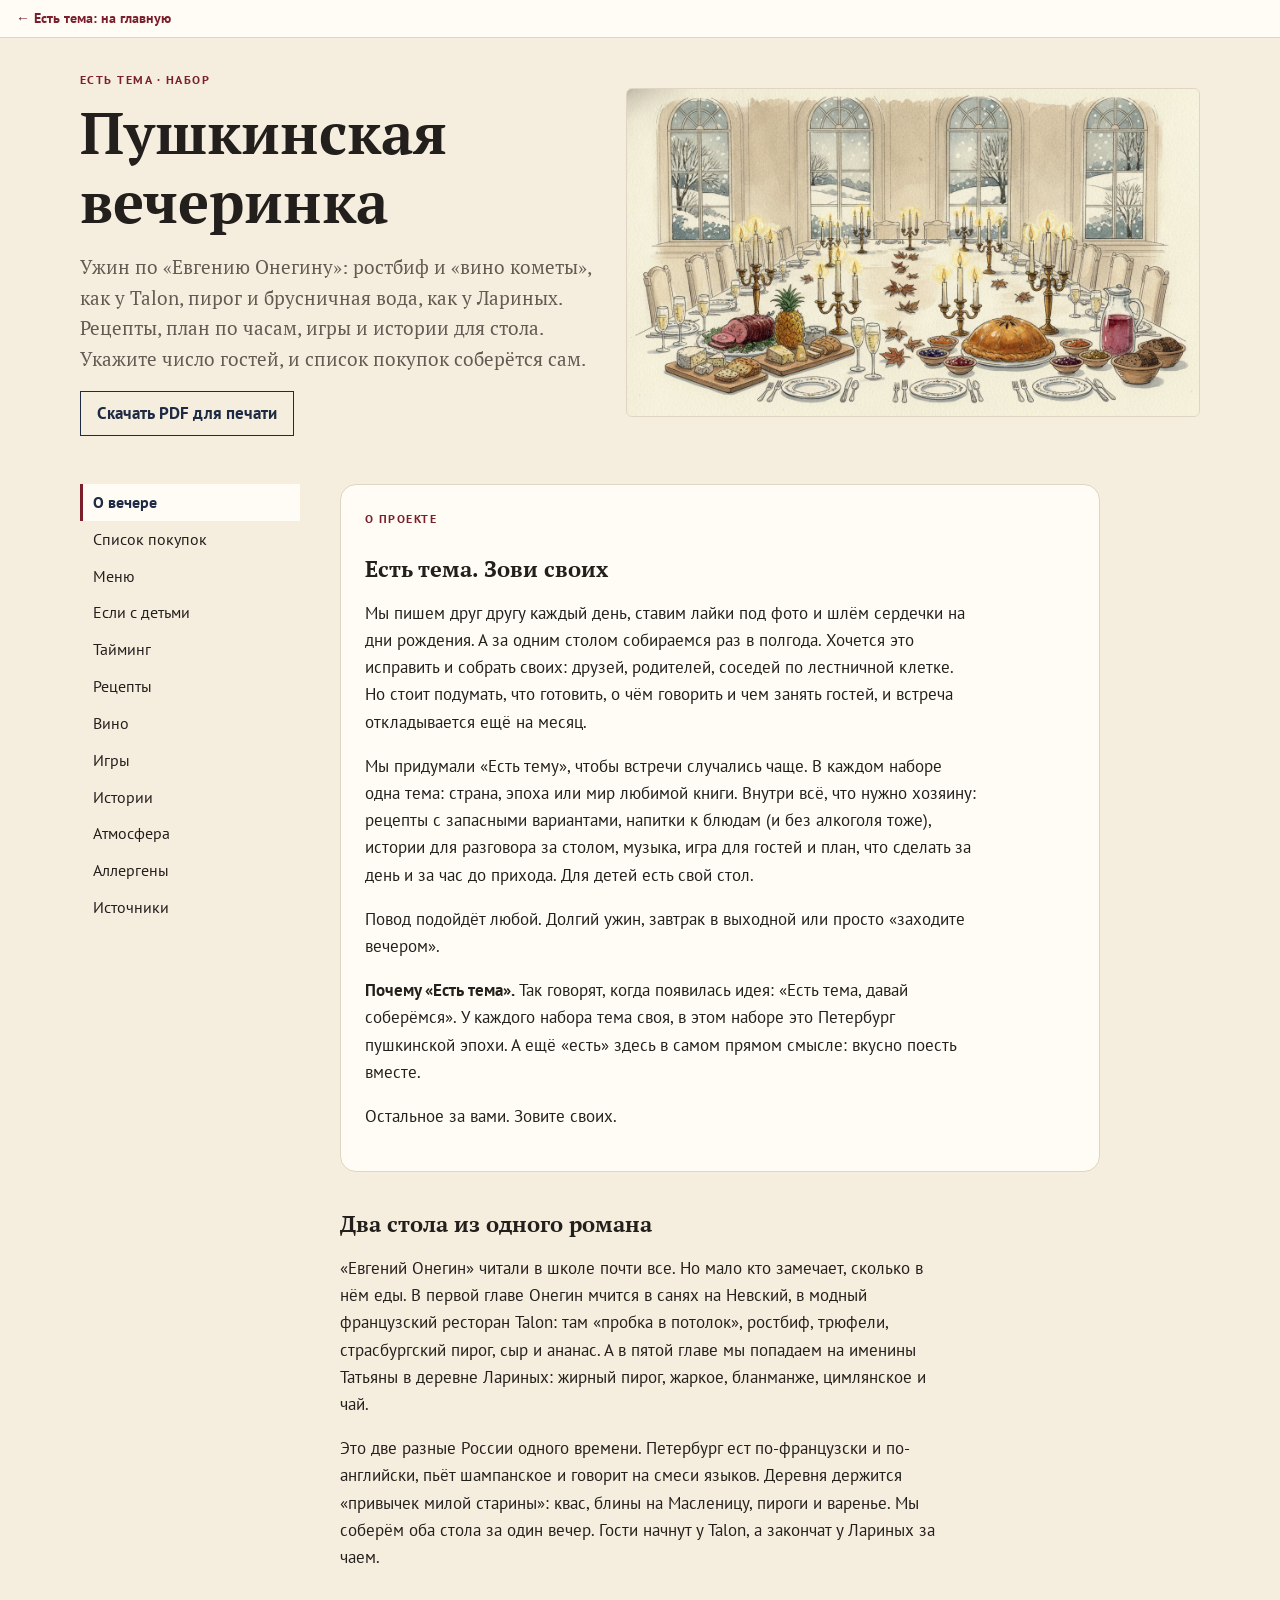
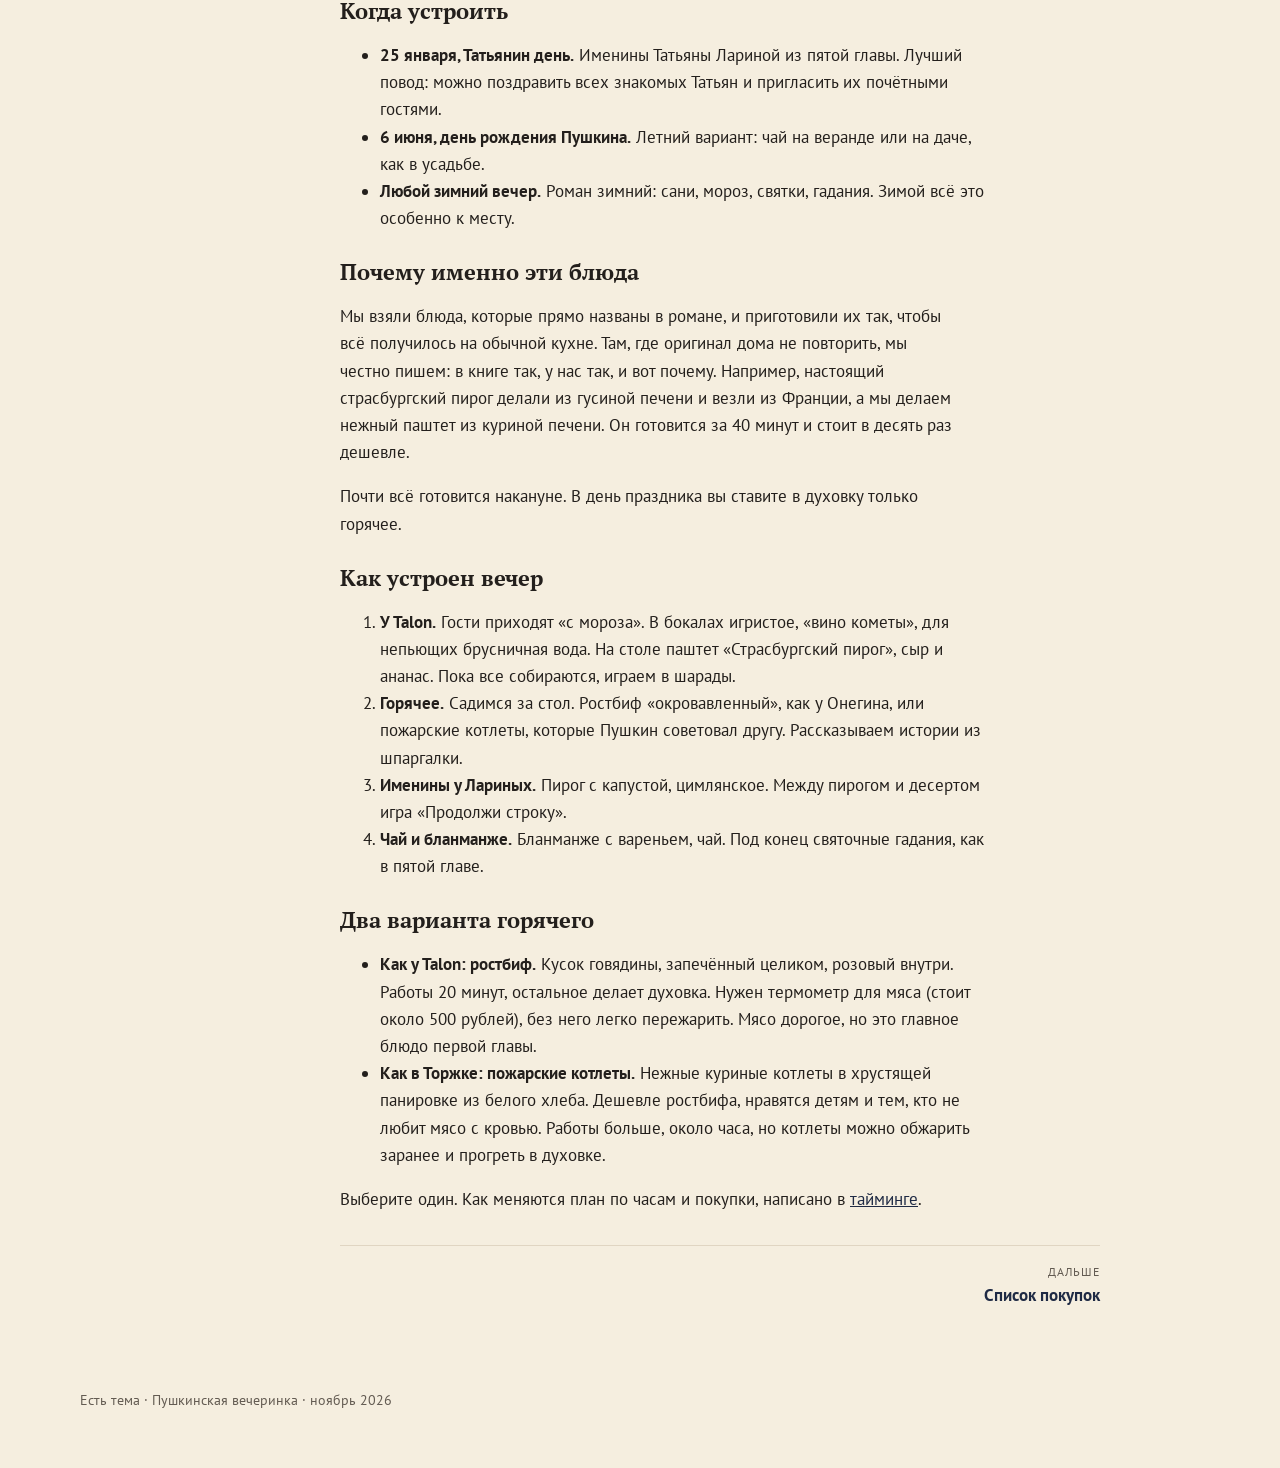
<file: pushkin/index.html>
<!doctype html>
<html lang="ru">
<head>
<meta charset="utf-8">
<meta name="robots" content="noindex, nofollow">
<meta name="viewport" content="width=device-width, initial-scale=1, viewport-fit=cover">
<title>Пушкинская вечеринка</title>
<meta name="description" content="Набор «Есть тема»: ужин по «Евгению Онегину», от ресторана Talon до именин Татьяны. Рецепты, игры и план вечера по часам.">
<link rel="preconnect" href="https://fonts.googleapis.com">
<link rel="stylesheet" href="https://fonts.googleapis.com/css2?family=PT+Sans:ital,wght@0,400;0,700;1,400&family=PT+Serif:ital,wght@0,400;0,700;1,400&display=swap">
<style>
:root{--bg:#F5EEDF;--surface:#FFFCF5;--fg:#231F1C;--muted:#635B52;--line:#E0D5C2;--accent:#1F2A44;--red:#7A1F2B;--note:#EEE8DC;
--serif:"PT Serif",Georgia,"Times New Roman",serif;--sans:"PT Sans","Helvetica Neue",Arial,sans-serif;color-scheme:light}
@media (prefers-color-scheme: dark){:root:not([data-theme="light"]){--bg:#17161A;--surface:#211F24;--fg:#EDE6DA;--muted:#ADA59A;--line:#38343A;--accent:#AFC0E6;--red:#E58A93;--note:#2A2730;color-scheme:dark}}
:root[data-theme="dark"]{--bg:#17161A;--surface:#211F24;--fg:#EDE6DA;--muted:#ADA59A;--line:#38343A;--accent:#AFC0E6;--red:#E58A93;--note:#2A2730;color-scheme:dark}
*{box-sizing:border-box}
body{background:var(--bg);color:var(--fg);font:17px/1.6 var(--sans);margin:0;padding-inline:16px}
html{scroll-behavior:smooth}@media (prefers-reduced-motion: reduce){html{scroll-behavior:auto}}
.home{display:block;margin-inline:-16px;padding:10px 16px;font:700 14px/1.2 var(--sans);color:var(--red);background:var(--surface);border-bottom:1px solid var(--line);text-decoration:none}
h1,h2,h3,h4{font-family:var(--serif);text-wrap:balance;line-height:1.2;font-weight:700}
h1{font-size:clamp(2.4rem,7vw,3.6rem);margin:8px 0 16px}
h2{font-size:1.9rem;color:var(--accent);margin:0 0 20px}
h3{font-size:1.35rem;margin:28px 0 8px}
h4{font-family:var(--sans);font-size:.85rem;letter-spacing:.12em;text-transform:uppercase;color:var(--red);margin:22px 0 6px}
p,li{max-width:68ch}
a{color:var(--accent)}
a:focus-visible,button:focus-visible,input:focus-visible{outline:2px solid var(--red);outline-offset:2px}
.top{max-width:1120px;margin-inline:auto;padding-block:32px 24px;display:grid;gap:24px;grid-template-columns:minmax(0,1fr)}
@media (min-width:900px){.top{grid-template-columns:minmax(0,1fr) minmax(0,1.1fr);align-items:center}}
.nocover{aspect-ratio:16/9;border-radius:6px;border:1px solid var(--line);background:radial-gradient(ellipse at 30% 0%,#33405f 0%,#1f2a44 55%,#10151f 100%)}
.top img{width:100%;height:auto;display:block;border-radius:6px;border:1px solid var(--line)}
.eyebrow{font-size:.78rem;text-transform:uppercase;letter-spacing:.12em;color:var(--red);margin:0;font-weight:700}
.lede{font-family:var(--serif);font-size:1.2rem;color:var(--muted);max-width:52ch;margin:0 0 16px}
.dl{display:inline-block;border:1px solid var(--accent);color:var(--accent);padding:8px 16px;font-weight:700;text-decoration:none}
.dl:hover{background:var(--accent);color:var(--surface)}
.shell{max-width:1120px;margin-inline:auto;display:grid;grid-template-columns:220px minmax(0,1fr);gap:40px;align-items:start}
.shell main{max-width:760px;min-width:0}
.side{position:sticky;top:0;max-height:100vh;overflow:auto;padding-block:24px}
.side ol{list-style:none;margin:0;padding:0}
.side a{display:block;padding:6px 10px;border-left:3px solid transparent;color:var(--fg);text-decoration:none;font-size:.97rem}
.side a:hover{color:var(--accent)}
.side a[aria-current=true]{border-left-color:var(--red);color:var(--accent);font-weight:700;background:var(--surface)}
.side .sub{display:none}.side .open .sub{display:block}
.side .sub a{padding:3px 10px 3px 24px;font-size:.88rem;color:var(--muted)}
.side .sub a[aria-current=true]{color:var(--accent);background:none}
.block{padding-block:24px 48px}
.small{font-size:.9rem;color:var(--muted)}
.brand{background:var(--surface);border:1px solid var(--line);border-radius:16px;padding:24px;margin:0 0 40px}
.brand h2{font-size:1.5rem;margin:8px 0 16px}
.intro h2{font-size:1.5rem;margin:32px 0 8px}
.pic{margin:0 0 20px}.pic img{width:100%;height:auto;max-height:440px;object-fit:cover;display:block;border-radius:6px;border:1px solid var(--line)}
#taiming td:first-child{white-space:nowrap}
#vino .pic img,#atmosphere .pic img,#games .pic img{max-width:420px}
.menu{list-style:none;padding:24px;margin:0 0 12px;background:var(--surface);border:1px solid var(--line);display:grid;gap:14px}
.menu a{display:grid;grid-template-columns:1fr auto;column-gap:12px;text-decoration:none;color:inherit}
.menu .course{grid-column:1/-1;font-size:.75rem;text-transform:uppercase;letter-spacing:.1em;color:var(--muted)}
.menu .dish{font-family:var(--serif);font-size:1.25rem;display:flex;gap:8px;min-width:0}
.menu .dish::after{content:"";flex:1;border-bottom:2px dotted var(--line);margin-bottom:.4em}
.menu .time{color:var(--red);align-self:end;font-size:.95rem;white-space:nowrap}
.menu .kid{grid-column:1/-1;font-size:.82rem;color:var(--accent);font-weight:700}
.menu .kid::before{content:"● "}
.menu a:hover .dish{color:var(--accent)}
.recipe{background:var(--surface);border:1px solid var(--line);padding:28px clamp(16px,4vw,36px);margin-block:16px}
.recipe h3:first-of-type{font-size:1.6rem;margin-top:4px}
.recipe h2{font-size:1.1rem;color:var(--accent);margin:28px 0 8px;font-family:var(--sans);text-transform:uppercase;letter-spacing:.06em}
.recipe h3{font-size:1.15rem;margin:22px 0 6px}
.recipe ul{padding-left:0;list-style:none}
.facts{display:flex;flex-wrap:wrap;gap:8px 28px;margin:0 0 16px;padding:12px 0;border-block:1px solid var(--line)}
.facts div{min-width:0}.facts dt{font-size:.72rem;text-transform:uppercase;letter-spacing:.1em;color:var(--muted)}.facts dd{margin:0}
.ing{display:flex;justify-content:space-between;gap:16px;padding:4px 0;border-bottom:1px dotted var(--line);max-width:none}
.ing .n{min-width:0}.ing .q{white-space:nowrap;color:var(--red);font-weight:700}
@media (max-width:480px){.ing{flex-direction:column;gap:0}.ing .q{white-space:normal}}
.note{display:block;background:var(--note);padding:10px 14px;margin:12px 0;font-size:.95rem;border-left:3px solid var(--accent)}
.note p{margin:4px 0}
.didyou{display:block;border:1px solid var(--red);padding:10px 14px;margin:16px 0;font-size:.95rem}
.dy{font-weight:700;color:var(--red);text-transform:uppercase;font-size:.75rem;letter-spacing:.1em;margin-right:6px}
hr{border:0;border-top:1px dashed var(--line);margin:20px 0}
.tw{overflow-x:auto;margin:12px 0}
table{border-collapse:collapse;width:100%;font-size:.95rem}
th,td{text-align:left;padding:8px 10px;border-bottom:1px solid var(--line);vertical-align:top}
th{font-size:.78rem;text-transform:uppercase;letter-spacing:.06em;color:var(--muted)}
.chips{display:flex;flex-wrap:wrap;gap:8px;margin:0 0 8px}
.chips a{border:1px solid var(--line);background:var(--surface);color:var(--fg);padding:5px 12px;text-decoration:none;font-size:.92rem}
.chips a[aria-current=true]{border-color:var(--accent);background:var(--accent);color:var(--surface)}
@media (min-width:900px){.chips{display:none}}
.builder{background:var(--surface);border:1px solid var(--line);padding:clamp(16px,4vw,32px)}
.controls{display:grid;grid-template-columns:repeat(auto-fit,minmax(200px,1fr));gap:20px;margin-bottom:24px}
fieldset{border:0;margin:0;padding:0;min-width:0}
legend{font-size:.78rem;text-transform:uppercase;letter-spacing:.1em;color:var(--muted);font-weight:700;margin-bottom:8px}
.stepper{display:flex;align-items:center;gap:10px}
.stepper button{width:44px;height:44px;border:1px solid var(--line);background:var(--bg);color:var(--fg);font-size:1.3rem;cursor:pointer}
.stepper button:hover{border-color:var(--accent)}
.stepper output{font-family:var(--serif);font-size:1.8rem;min-width:2ch;text-align:center}
.opt{display:flex;flex-direction:column;gap:6px}.opt label{display:flex;gap:8px;align-items:center;cursor:pointer}
input[type=radio],input[type=checkbox]{accent-color:var(--accent);width:18px;height:18px;flex-shrink:0}
.listhead{display:flex;flex-wrap:wrap;justify-content:space-between;align-items:baseline;gap:8px;border-top:1px solid var(--line);padding-top:16px}
.listhead h3{margin:0}
.copy{border:1px solid var(--accent);background:transparent;color:var(--accent);padding:8px 14px;font:700 .9rem var(--sans);cursor:pointer}
.copy:hover{background:var(--accent);color:var(--surface)}
.cat{font-size:.78rem;text-transform:uppercase;letter-spacing:.1em;color:var(--red);margin:20px 0 6px;font-weight:700}
.shop{list-style:none;margin:0;padding:0}
.shop li{display:flex;padding:6px 0;border-bottom:1px dotted var(--line);max-width:none}
.shop label{display:flex;gap:10px;align-items:baseline;flex:1;min-width:0;cursor:pointer}
.shop .q{margin-left:auto;white-space:nowrap;color:var(--muted)}
.shop .done .nm{text-decoration:line-through;color:var(--muted)}
.hint{font-size:.88rem;color:var(--muted);margin-top:16px}
.pager{display:flex;justify-content:space-between;gap:12px;margin-top:32px;padding-top:16px;border-top:1px solid var(--line)}
.pager a{color:var(--accent);font-weight:700;text-decoration:none;max-width:48%}
.pager .next{margin-left:auto;text-align:right}
.pager small{display:block;font-weight:400;color:var(--muted);font-size:.78rem;text-transform:uppercase;letter-spacing:.08em}
.foot{max-width:1120px;margin-inline:auto;padding-block:32px 56px;font-size:.88rem;color:var(--muted)}
@media (max-width:899px){
  .shell{display:block}
  .side{position:sticky;top:0;z-index:5;max-height:none;padding:0;margin-inline:-16px;background:var(--bg);border-bottom:1px solid var(--line)}
  .side>ol{display:flex;overflow-x:auto;scrollbar-width:none;padding-inline:8px}
  .side>ol::-webkit-scrollbar{display:none}
  .side a{white-space:nowrap;border-left:0;border-bottom:3px solid transparent;padding:12px 10px}
  .side a[aria-current=true]{border-bottom-color:var(--red);background:none}
  .side .sub,.side .open .sub{display:none}
}
@media print{.side,.pager,.chips,.home{display:none}.shell{display:block}main>section[hidden],article[hidden]{display:block!important}}
</style>
</head>
<body>
<a class="home" href="../index.html">← Есть тема: на главную</a>
<header class="top">
<div><p class="eyebrow">Есть тема · набор</p>
<h1>Пушкинская вечеринка</h1>
<p class="lede">Ужин по «Евгению Онегину»: ростбиф и «вино кометы», как у Talon, пирог и брусничная вода, как у Лариных. Рецепты, план по часам, игры и истории для стола. Укажите число гостей, и список покупок соберётся сам.</p>
<a class="dl" href="pushkinskaya-vecherinka.pdf" download>Скачать PDF для печати</a></div>
<img src="img/stol.jpg" alt="Стол при свечах: с одной стороны ростбиф, ананас и бокалы, с другой пирог, варенье и кувшин брусничной воды">
</header>
<div class="shell">
<nav class="side" aria-label="Разделы набора"><ol><li data-sec="intro"><a href="#intro">О вечере</a></li><li data-sec="builder"><a href="#builder">Список покупок</a></li><li data-sec="menu"><a href="#menu">Меню</a></li><li data-sec="kids"><a href="#kids">Если с детьми</a></li><li data-sec="taiming"><a href="#taiming">Тайминг</a></li><li data-sec="recipes"><a href="#recipes">Рецепты</a><ol class="sub"><li><a href="#pashtet">Паштет «Страсбургский пирог»</a></li><li><a href="#syr-i-ananas">Сыр и ананас</a></li><li><a href="#rostbif">Ростбиф с печёным картофелем</a></li><li><a href="#pozharskie-kotlety">Пожарские котлеты</a></li><li><a href="#pirog-s-kapustoy">Пирог с капустой и яйцом</a></li><li><a href="#blanmanzhe">Бланманже с вареньем</a></li><li><a href="#brusnichnaya-voda">Брусничная вода</a></li></ol></li><li data-sec="vino"><a href="#vino">Вино</a></li><li data-sec="games"><a href="#games">Игры</a></li><li data-sec="stories"><a href="#stories">Истории</a></li><li data-sec="atmosphere"><a href="#atmosphere">Атмосфера</a></li><li data-sec="allergens"><a href="#allergens">Аллергены</a></li><li data-sec="sources"><a href="#sources">Источники</a></li></ol></nav>
<main id="main">
<section class="block intro" id="intro"><aside class="brand" aria-label="О проекте"><p class="eyebrow">О проекте</p><h3>Есть тема. Зови своих</h3>
<p>Мы пишем друг другу каждый день, ставим лайки под фото и шлём сердечки на дни рождения. А за одним столом собираемся раз в полгода. Хочется это исправить и собрать своих: друзей, родителей, соседей по лестничной клетке. Но стоит подумать, что готовить, о чём говорить и чем занять гостей, и встреча откладывается ещё на месяц.</p>
<p>Мы придумали «Есть тему», чтобы встречи случались чаще. В каждом наборе одна тема: страна, эпоха или мир любимой книги. Внутри всё, что нужно хозяину: рецепты с запасными вариантами, напитки к блюдам (и без алкоголя тоже), истории для разговора за столом, музыка, игра для гостей и план, что сделать за день и за час до прихода. Для детей есть свой стол.</p>
<p>Повод подойдёт любой. Долгий ужин, завтрак в выходной или просто «заходите вечером».</p>
<p><strong>Почему «Есть тема».</strong> Так говорят, когда появилась идея: «Есть тема, давай соберёмся». У каждого набора тема своя, в этом наборе это Петербург пушкинской эпохи. А ещё «есть» здесь в самом прямом смысле: вкусно поесть вместе.</p>
<p>Остальное за вами. Зовите своих.</p>
</aside><h3>Два стола из одного романа</h3>
<p>«Евгений Онегин» читали в школе почти все. Но мало кто замечает, сколько в нём еды. В первой главе Онегин мчится в санях на Невский, в модный французский ресторан Talon: там «пробка в потолок», ростбиф, трюфели, страсбургский пирог, сыр и ананас. А в пятой главе мы попадаем на именины Татьяны в деревне Лариных: жирный пирог, жаркое, бланманже, цимлянское и чай.</p>
<p>Это две разные России одного времени. Петербург ест по-французски и по-английски, пьёт шампанское и говорит на смеси языков. Деревня держится «привычек милой старины»: квас, блины на Масленицу, пироги и варенье. Мы соберём оба стола за один вечер. Гости начнут у Talon, а закончат у Лариных за чаем.</p>
<h3>Когда устроить</h3>
<ul>
<li><strong>25 января, Татьянин день.</strong> Именины Татьяны Лариной из пятой главы. Лучший повод: можно поздравить всех знакомых Татьян и пригласить их почётными гостями.</li>
<li><strong>6 июня, день рождения Пушкина.</strong> Летний вариант: чай на веранде или на даче, как в усадьбе.</li>
<li><strong>Любой зимний вечер.</strong> Роман зимний: сани, мороз, святки, гадания. Зимой всё это особенно к месту.</li>
</ul>
<h3>Почему именно эти блюда</h3>
<p>Мы взяли блюда, которые прямо названы в романе, и приготовили их так, чтобы всё получилось на обычной кухне. Там, где оригинал дома не повторить, мы честно пишем: в книге так, у нас так, и вот почему. Например, настоящий страсбургский пирог делали из гусиной печени и везли из Франции, а мы делаем нежный паштет из куриной печени. Он готовится за 40 минут и стоит в десять раз дешевле.</p>
<p>Почти всё готовится накануне. В день праздника вы ставите в духовку только горячее.</p>
<h3>Как устроен вечер</h3>
<ol type="1">
<li><strong>У Talon.</strong> Гости приходят «с мороза». В бокалах игристое, «вино кометы», для непьющих брусничная вода. На столе паштет «Страсбургский пирог», сыр и ананас. Пока все собираются, играем в шарады.</li>
<li><strong>Горячее.</strong> Садимся за стол. Ростбиф «окровавленный», как у Онегина, или пожарские котлеты, которые Пушкин советовал другу. Рассказываем истории из шпаргалки.</li>
<li><strong>Именины у Лариных.</strong> Пирог с капустой, цимлянское. Между пирогом и десертом игра «Продолжи строку».</li>
<li><strong>Чай и бланманже.</strong> Бланманже с вареньем, чай. Под конец святочные гадания, как в пятой главе.</li>
</ol>
<h3>Два варианта горячего</h3>
<ul>
<li><strong>Как у Talon: ростбиф.</strong> Кусок говядины, запечённый целиком, розовый внутри. Работы 20 минут, остальное делает духовка. Нужен термометр для мяса (стоит около 500 рублей), без него легко пережарить. Мясо дорогое, но это главное блюдо первой главы.</li>
<li><strong>Как в Торжке: пожарские котлеты.</strong> Нежные куриные котлеты в хрустящей панировке из белого хлеба. Дешевле ростбифа, нравятся детям и тем, кто не любит мясо с кровью. Работы больше, около часа, но котлеты можно обжарить заранее и прогреть в духовке.</li>
</ul>
<p>Выберите один. Как меняются план по часам и покупки, написано в <a href="#taiming">тайминге</a>.</p>
</section><section class="block" id="builder"><h2>Список покупок</h2>
<p>Укажите, сколько будет гостей и какое горячее вы выбрали, и список пересчитается сам. Отмечайте купленное галочкой прямо в магазине.</p>
<div class="builder">
<div class="controls">
<fieldset><legend>Гостей за столом, с вами</legend><div class="stepper"><button type="button" id="gminus" aria-label="Меньше гостей">−</button><output id="guests">6</output><button type="button" id="gplus" aria-label="Больше гостей">+</button></div></fieldset>
<fieldset><legend>Из них детей</legend><div class="stepper"><button type="button" id="kminus" aria-label="Меньше детей">−</button><output id="kidsn">0</output><button type="button" id="kplus" aria-label="Больше детей">+</button></div></fieldset>
<fieldset><legend>Из взрослых пьют вино</legend><div class="stepper"><button type="button" id="wminus" aria-label="Меньше">−</button><output id="wine">6</output><button type="button" id="wplus" aria-label="Больше">+</button></div></fieldset>
<fieldset class="opt"><legend>Горячее</legend>
<label><input type="radio" name="dessert" value="rostbif" checked> Ростбиф</label>
<label><input type="radio" name="dessert" value="kotlety"> Пожарские котлеты</label></fieldset>
</div>
<div class="listhead"><h3>Что купить</h3><button type="button" class="copy" id="copy">Скопировать список</button></div>
<div id="list"></div>
<p class="hint">Все блюда считаются на всех гостей вместе с детьми. Пирог и паштет считаются целыми рецептами: один на каждые 6-8 гостей. Вино: одна бутылка игристого и одна бутылка красного на троих взрослых, плюс одна бутылка цимлянского на стол. Соль, перец, уксус и специи из обычного шкафчика в список не входят. Отмеченные покупки запоминаются в этом браузере.</p>
</div></section><section class="block" id="menu"><h2>Меню</h2><ol class="menu"><li><a href="#pashtet"><span class="course">У Talon</span><span class="dish">Паштет «Страсбургский пирог»</span><span class="time">5 ч</span><span class="kid">детям баночку без коньяка</span></a></li><li><a href="#syr-i-ananas"><span class="course">У Talon</span><span class="dish">Сыр и ананас</span><span class="time">1 ч</span><span class="kid">ананас дети съедят первым</span></a></li><li><a href="#rostbif"><span class="course">Горячее, вариант «как у Talon»</span><span class="dish">Ростбиф с печёным картофелем</span><span class="time">2 ч 30 мин</span><span class="kid">детям ломтики с краёв</span></a></li><li><a href="#pozharskie-kotlety"><span class="course">Горячее, вариант «как в Торжке»</span><span class="dish">Пожарские котлеты</span><span class="time">1 ч 40 мин</span><span class="kid">лучшее горячее для детей</span></a></li><li><a href="#pirog-s-kapustoy"><span class="course">У Лариных</span><span class="dish">Пирог с капустой и яйцом</span><span class="time">3 ч</span><span class="kid">подходит детям</span></a></li><li><a href="#blanmanzhe"><span class="course">Сладкое</span><span class="dish">Бланманже с вареньем</span><span class="time">7 ч</span><span class="kid">главный детский десерт</span></a></li><li><a href="#brusnichnaya-voda"><span class="course">Напитки</span><span class="dish">Брусничная вода</span><span class="time">12 ч</span><span class="kid">для всех, кто не пьёт вино</span></a></li></ol><p class="small">Горячее выберите одно: ростбиф или пожарские котлеты. Время указано полное, вместе с остыванием и ожиданием.</p></section><section class="block" id="kids"><h2>Если за столом дети</h2>
<p>Пушкинский вечер детям интересен, если дать им дело: перо, сургуч, шарады и гадания. А почти всё меню им подходит, если выбрать пожарские котлеты.</p>
<p><strong>Что подходит детям</strong></p>
<ul>
<li><strong>Пожарские котлеты</strong> - лучшее горячее для детей. Если среди гостей много детей, выбирайте этот вариант, а не ростбиф.</li>
<li><strong>Ростбиф</strong> - детям отрежьте ломтики с краёв куска, они прожарены сильнее.</li>
<li><strong>Пирог с капустой</strong> - без изменений.</li>
<li><strong>Паштет</strong> - сделайте детям отдельную баночку без коньяка (смотрите замены в рецепте). Многие дети его любят на гренках.</li>
<li><strong>Сыр и ананас</strong> - ананас дети съедят первым. Мягкий сыр с сильным запахом им обычно не нравится: положите рядом кусочек простого твёрдого сыра.</li>
<li><strong>Бланманже с вареньем</strong> - главный детский десерт вечера. Дайте детям самим положить варенье в бокалы.</li>
</ul>
<p><strong>Напиток.</strong> Брусничная вода в бокалах для шампанского, с газированной водой, чтобы были пузырьки, как у взрослых. Можно чокаться со всеми под первый тост.</p>
<p><strong>Чем занять детей</strong></p>
<ul>
<li><strong>Письмо гусиным пером.</strong> Купите в магазине для творчества перо для каллиграфии и тушь или просто обмакивайте настоящее перо в разведённую гуашь. Пусть дети напишут письмо, как Татьяна, и запечатают его каплей воска (воск капает взрослый).</li>
<li><strong>Силуэты.</strong> В пушкинское время модно было вырезать профиль человека из чёрной бумаги. Посадите ребёнка боком к лампе, приколите на стену белый лист, обведите карандашом тень профиля и вырежьте из чёрной бумаги. Получится портрет «как у Пушкина», его можно подарить родителям.</li>
<li><strong>Шарады.</strong> Для детей отложите простые карточки: бал, сани, няня, качели, гусиное перо, театр.</li>
<li><strong>Жмурки и горелки.</strong> Игры, в которые играли дети в усадьбах. В жмурках водящему завязывают глаза, и он ловит остальных. В горелки играют парами: водящий («горящий») стоит впереди, по сигналу последняя пара бежит вперёд с двух сторон и старается снова взяться за руки, а водящий ловит одного из них. Для горелок нужен двор или большая комната.</li>
<li><strong>Гадания.</strong> Детям очень нравятся предсказания из миски. Задания на карточках им тоже по силам.</li>
</ul>
<p><strong>Безопасность.</strong> - Свечи на столе ставьте подальше от края, где сидят дети. Воск для печатей капает только взрослый. - Для детей младше 5 лет уберите орехи с сырной доски и нарежьте ананас мелко. - Мёд в брусничной воде нельзя детям до года: сделайте им порцию на сахаре. - Игристое открывают взрослые и в сторону от детей.</p>
<p>В <a href="#taiming">списке покупок</a> внизу написано, сколько продуктов добавить на детей.</p>
</section><section class="block" id="taiming"><h2>Тайминг и список покупок</h2>
<p>Расчёт на 6 взрослых, гости в 19:00. Основной план написан для ростбифа, а ниже есть вариант с пожарскими котлетами. Если время другое, сдвиньте всё на ту же разницу.</p>
<p>Половина работы делается накануне: паштет, бланманже и брусничная вода должны постоять ночь. В день праздника вы печёте пирог и готовите горячее.</p>
<hr />
<h3>Накануне</h3>
<div class="tw"><table>

<thead>
<tr class="header">
<th>Когда</th>
<th>Что делать</th>
<th>Сколько времени</th>
</tr>
</thead>
<tbody>
<tr class="odd">
<td>днём</td>
<td>Купить продукты по списку ниже. Сыр, мясо и печень кладите в холодильник сразу</td>
<td>-</td>
</tr>
<tr class="even">
<td>18:00</td>
<td><strong>Бланманже</strong>: замочить желатин, сделать миндальное молоко, оставить настаиваться на 30 минут</td>
<td>20 мин</td>
</tr>
<tr class="odd">
<td>18:20</td>
<td>Пока настаивается молоко: <strong>брусничная вода</strong>. Размять ягоды, залить тёплой водой с мёдом, накрыть</td>
<td>15 мин</td>
</tr>
<tr class="even">
<td>18:40</td>
<td><strong>Бланманже</strong>: процедить, соединить, разлить по бокалам, остудить и в холодильник</td>
<td>15 мин</td>
</tr>
<tr class="odd">
<td>19:00</td>
<td><strong>Паштет</strong>: почистить печень, обжарить лук и печень, взбить, разложить по баночкам, залить маслом</td>
<td>40 мин</td>
</tr>
<tr class="even">
<td>19:45</td>
<td><strong>Начинка для пирога</strong>: нашинковать и потушить капусту, сварить яйца. Остудить, смешать, в холодильник</td>
<td>45 мин</td>
</tr>
<tr class="odd">
<td>20:30</td>
<td><strong>Соус из хрена</strong>. Игристое и белое вино в холодильник</td>
<td>5 мин</td>
</tr>
<tr class="even">
<td>вечером</td>
<td>Распечатать карточки, найти свечи и подсвечники, собрать плейлист</td>
<td>по настроению</td>
</tr>
</tbody>
</table></div>
<p>Всего накануне около 2 часов 20 минут работы на кухне. Брусничную воду перед сном или утром переставьте в холодильник.</p>
<hr />
<h3>В день праздника (гости в 19:00)</h3>
<div class="tw"><table>

<thead>
<tr class="header">
<th>Когда</th>
<th>Что делать</th>
<th>Сколько времени</th>
</tr>
</thead>
<tbody>
<tr class="odd">
<td>14:00</td>
<td><strong>Тесто для пирога</strong>: замесить и поставить подниматься</td>
<td>15 мин</td>
</tr>
<tr class="even">
<td>15:30</td>
<td><strong>Пирог</strong>: раскатать, собрать с начинкой, дать постоять 20 минут</td>
<td>20 мин</td>
</tr>
<tr class="odd">
<td>15:50</td>
<td>Включить духовку на 190 °C. Смазать пирог желтком</td>
<td>5 мин</td>
</tr>
<tr class="even">
<td>16:00</td>
<td>Пирог в духовку на 35-40 минут</td>
<td>-</td>
</tr>
<tr class="odd">
<td>16:40</td>
<td>Вынуть пирог, смазать маслом, накрыть полотенцем</td>
<td>2 мин</td>
</tr>
<tr class="even">
<td>17:00</td>
<td>Достать <strong>мясо</strong> из холодильника, обсушить, посолить, поперчить. Процедить <strong>брусничную воду</strong></td>
<td>10 мин</td>
</tr>
<tr class="odd">
<td>17:15</td>
<td>Накрыть стол, расставить свечи, разложить варенье по блюдечкам</td>
<td>30 мин</td>
</tr>
<tr class="even">
<td>17:45</td>
<td>Включить духовку на 160 °C. Подготовить <strong>картофель</strong> на противне</td>
<td>10 мин</td>
</tr>
<tr class="odd">
<td>18:00</td>
<td>Достать <strong>сыр</strong> и <strong>паштет</strong>. Обжарить <strong>мясо</strong> на сковороде</td>
<td>10 мин</td>
</tr>
<tr class="even">
<td>18:10</td>
<td>Мясо с термометром на решётку над картофелем, в духовку</td>
<td>2 мин</td>
</tr>
<tr class="odd">
<td>18:20</td>
<td>Нарезать <strong>ананас</strong>, собрать сырную доску. Подсушить <strong>гренки</strong> в духовке рядом с мясом (на нижнем уровне, 12-15 минут при 160 °C)</td>
<td>20 мин</td>
</tr>
<tr class="even">
<td>18:50</td>
<td>Зажечь свечи, включить музыку. Брусничная вода в кувшин со льдом</td>
<td>5 мин</td>
</tr>
<tr class="odd">
<td><strong>19:00</strong></td>
<td><strong>Гости пришли.</strong> Игристое и брусничная вода, паштет, сыр и ананас. Шарады</td>
<td>-</td>
</tr>
<tr class="even">
<td>19:00-19:10</td>
<td>Термометр показал 52-54 °C: вынуть <strong>мясо</strong>, накрыть фольгой. Духовку на 220 °C, картофель допекается 15-20 минут</td>
<td>3 мин</td>
</tr>
<tr class="odd">
<td>19:30</td>
<td><strong>За стол.</strong> Нарезать ростбиф, подать с картофелем и соусом из хрена. Истории из шпаргалки</td>
<td>5 мин</td>
</tr>
<tr class="even">
<td>20:15</td>
<td>Викторина «Правда или миф?». Духовку выключить, <strong>пирог</strong> под фольгой прогреть в остывающей духовке 15 минут</td>
<td>2 мин</td>
</tr>
<tr class="odd">
<td>20:30</td>
<td><strong>Пирог</strong> на стол, цимлянское. «Продолжи строку»</td>
<td>-</td>
</tr>
<tr class="even">
<td>21:15</td>
<td>Достать <strong>бланманже</strong>, заварить <strong>чай</strong>. Святочные гадания</td>
<td>5 мин</td>
</tr>
</tbody>
</table></div>
<p>При гостях вы встаёте из-за стола только три раза, каждый на пару минут: вынуть мясо, нарезать его и поставить пирог греться.</p>
<aside class="note">
<p>💡 <strong>Совет.</strong> Мясо - единственное, что нельзя точно рассчитать по часам: кусок может быть толще или тоньше. Если оно готово раньше, ничего страшного: под фольгой ростбиф спокойно ждёт 30-40 минут и остаётся тёплым.</p>
</aside>
<hr />
<h3>Вариант с пожарскими котлетами</h3>
<p>Если вместо ростбифа вы готовите пожарские котлеты, меняется только вечер в день праздника.</p>
<div class="tw"><table>

<thead>
<tr class="header">
<th>Когда</th>
<th>Что делать</th>
<th>Сколько времени</th>
</tr>
</thead>
<tbody>
<tr class="odd">
<td>накануне, 20:30</td>
<td>Нарезать мякиш для панировки кубиками, оставить сохнуть на противне на ночь</td>
<td>15 мин</td>
</tr>
<tr class="even">
<td>16:45</td>
<td><strong>Фарш</strong>: прокрутить курицу с размоченным хлебом, натереть масло, в холодильник на 30 минут</td>
<td>20 мин</td>
</tr>
<tr class="odd">
<td>17:15</td>
<td>Накрыть стол, свечи, варенье</td>
<td>30 мин</td>
</tr>
<tr class="even">
<td>17:45</td>
<td><strong>Котлеты</strong>: слепить, запанировать, обжарить партиями. Сложить на противень</td>
<td>45 мин</td>
</tr>
<tr class="odd">
<td>18:30</td>
<td>Включить духовку на 200 °C, <strong>картофель</strong> в духовку на 40 минут. Собрать сырную доску, гренки</td>
<td>20 мин</td>
</tr>
<tr class="even">
<td><strong>19:00</strong></td>
<td><strong>Гости пришли</strong></td>
<td>-</td>
</tr>
<tr class="odd">
<td>19:10</td>
<td>Картофель готов, накрыть фольгой. Духовку на 180 °C, <strong>котлеты</strong> в духовку на 15 минут</td>
<td>2 мин</td>
</tr>
<tr class="even">
<td>19:30</td>
<td><strong>За стол</strong>: котлеты с картофелем и брусничным вареньем</td>
<td>-</td>
</tr>
</tbody>
</table></div>
<p>Дальше всё так же, как в основном плане.</p>
<hr />
<h3>Список покупок (вариант с ростбифом)</h3>
<h4>Овощи, фрукты, зелень</h4>
<ul>
<li>Картофель мелкий или средний - 1,2 кг</li>
<li>Капуста белокочанная - 1,2 кг (половина среднего кочана)</li>
<li>Лук репчатый - 2 шт. (1 в паштет, 1 в пирог)</li>
<li>Чеснок - 1 головка (нужно 3 зубчика)</li>
<li>Тимьян свежий - 1 упаковка (в паштет и к мясу; можно розмарин к мясу)</li>
<li>Укроп - 1 пучок (по желанию, в пирог)</li>
<li>Мята - 1 пучок (по желанию, к бланманже)</li>
<li>Ананас - 1 шт. (или 1 банка кольцами)</li>
<li>Лимон - 1 шт.</li>
<li>Брусника свежая или замороженная - 500 г</li>
</ul>
<h4>Мясо и печень</h4>
<ul>
<li>Говядина: толстый или тонкий край без кости - 1,3-1,5 кг одним куском</li>
<li>Печень куриная охлаждённая - 500 г</li>
</ul>
<h4>Молочное и яйца</h4>
<ul>
<li>Масло сливочное 82,5% - 310 г (2 пачки по 180 г)</li>
<li>Молоко 3,2% - 750 мл (1 пакет 1 л; 250 мл в тесто, 500 мл в бланманже)</li>
<li>Сливки 20% - 100 мл (в паштет)</li>
<li>Сливки 33% - 300 мл (в бланманже)</li>
<li>Сметана 20% - 350 г (150 г в соус к мясу, остальное к пирогу)</li>
<li>Яйца С1 - 6 шт. (1 в тесто, 4 в начинку, 1 для смазки; купите десяток)</li>
<li>Сыр мягкий с мытой корочкой - 200 г</li>
<li>Сыр мягкий с белой корочкой (камамбер или бри) - 200 г</li>
<li>Сыр твёрдый выдержанный - 150 г (по желанию)</li>
</ul>
<h4>Бакалея</h4>
<ul>
<li>Мука пшеничная - 550 г (пачка 1 кг)</li>
<li>Дрожжи сухие быстродействующие - 1 пакетик 7 г</li>
<li>Сахар - 150 г</li>
<li>Миндаль очищенный или миндальные лепестки - 100 г</li>
<li>Желатин - 15 г</li>
<li>Мёд - 5 ст. л. (около 130 г) и ещё 2 ст. л. к сыру</li>
<li>Варенье: вишнёвое, малиновое или брусничное - 2-3 банки (на бланманже, к паштету и на блюдечки)</li>
<li>Хрен столовый - 1 банка</li>
<li>Горчица зернистая - 1 банка (по желанию)</li>
<li>Грецкие орехи - 50 г (по желанию)</li>
<li>Масло растительное без запаха</li>
<li>Мускатный орех, палочка корицы, гвоздика</li>
<li>Соль крупная, чёрный перец горошком</li>
<li>Чай чёрный листовой</li>
</ul>
<h4>Хлеб</h4>
<ul>
<li>Багет - 1 шт.</li>
</ul>
<h4>Напитки</h4>
<ul>
<li>Игристое брют - 2 бутылки (1 на 3 взрослых; как выбрать, в разделе про вино)</li>
<li>Красное вино к мясу (бордо или российский купаж) - 2 бутылки</li>
<li>Цимлянское или другое красное игристое - 1 бутылка (к пирогу и десерту)</li>
<li>Коньяк - 2 ст. л. в паштет (по желанию)</li>
<li>Газированная вода - 1 л (для брусничной воды с пузырьками)</li>
<li>Квас или яблочный сок прямого отжима - по желанию</li>
</ul>
<h4>Хозяйственное</h4>
<ul>
<li>Термометр для мяса со щупом (если нет)</li>
<li>Фольга, пищевая плёнка, пергамент</li>
<li>Хлопковая нитка для перевязки мяса</li>
<li>Марля (для бланманже)</li>
<li>Свечи - 6-10 шт.</li>
<li>Плотная бумага кремового цвета для печати приглашений и карточек</li>
</ul>
<hr />
<h3>Вариант с пожарскими котлетами: что поменять в покупках</h3>
<p>Не нужно: говядина, хрен, термометр, нитка. Сметаны хватит 200 г.</p>
<p>Купите дополнительно: - Куриное филе грудки - 600 г - Куриное филе бедра без кожи - 400 г - Батон белый - 2 шт. (450 г мякиша без корок: 150 г в фарш, 300 г на панировку) - Сливки 10-20% - 150 мл (или молоко) - Масло сливочное - ещё 140 г (80 г в фарш, 60 г на жарку), то есть всего 3 пачки по 180 г - Яйца - ещё 2 шт. (всего 8, десятка хватит)</p>
<h3>Если за столом дети</h3>
<p>Добавьте на каждых 2 детей: - Брусника - ещё 250 г и мёд или сахар (ещё полрецепта брусничной воды) - Котлеты: по 1 на ребёнка (в варианте с котлетами добавьте 200 г филе на двоих) - Бланманже: ещё 2 порции (плюс треть рецепта)</p>
<p>Игристое, вино и коньяк считайте только на взрослых. Подробнее в разделе <a href="#kids">Если за столом дети</a>.</p>
</section><section class="block" id="recipes"><h2>Рецепты</h2><nav class="chips" aria-label="Рецепты"><a href="#pashtet">Паштет «Страсбургский пирог»</a><a href="#syr-i-ananas">Сыр и ананас</a><a href="#rostbif">Ростбиф с печёным картофелем</a><a href="#pozharskie-kotlety">Пожарские котлеты</a><a href="#pirog-s-kapustoy">Пирог с капустой и яйцом</a><a href="#blanmanzhe">Бланманже с вареньем</a><a href="#brusnichnaya-voda">Брусничная вода</a></nav><article class="recipe" id="pashtet"><p class="eyebrow">У Talon</p><h3>Паштет «Страсбургский пирог»</h3><figure class="pic"><img src="img/pashtet.jpg" alt="Паштет «Страсбургский пирог»" loading="lazy"></figure><dl class="facts"><div><dt>Активно</dt><dd>40 мин</dd></div><div><dt>Всего</dt><dd>5 ч (с застыванием)</dd></div><div><dt>Порции</dt><dd>6-8 (около 650 г паштета)</dd></div><div><dt>Духовка</dt><dd>180 °C (только для гренок)</dd></div></dl>
<aside class="note">
<p>И Страсбурга пирог нетленный<br />
Меж сыром лимбургским живым<br />
И ананасом золотым.</p>
<p><em>«Евгений Онегин», глава первая, строфа XVI</em></p>
</aside>
<p>Закуска из ресторана Talon. В книге это паштет из гусиной печени, запечённый в тесте и привезённый из Франции. Дома такой не повторить: гусиная печень (фуа-гра) стоит дорого, а запекать паштет в тесте долго и сложно. Мы делаем нежный паштет из куриной печени со сливками и коньяком, а «нетленным» его делает слой масла сверху, как в старых кухнях.</p>
<hr />
<h2>История</h2>
<p>Страсбург, город на востоке Франции, в XVIII веке прославился паштетами из гусиной печени. Паштет запекали в толстой корке из теста: тесто защищало начинку в дороге, как коробка. Потом паштеты научились запаивать в банки, и их стали возить по всей Европе, в том числе в Петербург. Поэтому у Пушкина пирог «нетленный»: он не портился в долгом пути и мог ждать на полке ресторана.</p>
<p>Слово «пирог» здесь не ошибка. Французское <em>pâté</em> значит и «паштет», и «пирог», и в русском языке пушкинского времени страсбургский паштет часто называли пирогом.</p>
<h2>Ингредиенты</h2>
<ul>
<li class="ing"><span class="n">печень куриная (охлаждённая, не замороженная)</span><span class="q">500&nbsp;г</span></li>
<li class="ing"><span class="n">лук репчатый (около 100 г)</span><span class="q">1&nbsp;шт</span></li>
<li class="ing"><span class="n">масло сливочное 82,5% (20 г для жарки, 90 г в паштет, 40 г для заливки сверху)</span><span class="q">150&nbsp;г</span></li>
<li class="ing"><span class="n">сливки 20%</span><span class="q">100&nbsp;мл</span></li>
<li class="ing"><span class="n">коньяк (по желанию, можно заменить 1 ст. л. сока лимона)</span><span class="q">2&nbsp;ст. л.</span></li>
<li class="ing"><span class="n">соль (без горки, дальше по вкусу)</span><span class="q">1&nbsp;ч. л.</span></li>
<li class="ing"><span class="n">перец чёрный молотый</span><span class="q">0,5&nbsp;ч. л.</span></li>
<li class="ing"><span class="n">мускатный орех молотый</span><span class="q">1&nbsp;щепотка</span></li>
<li class="ing"><span class="n">тимьян свежий (или 0,5 ч. л. сушёного)</span><span class="q">2-3&nbsp;веточки</span></li>
</ul>
<p><strong>К подаче</strong></p>
<ul>
<li class="ing"><span class="n">багет</span><span class="q">1&nbsp;шт</span></li>
<li class="ing"><span class="n">брусничное или клюквенное варенье (по желанию)</span><span class="q">3-4&nbsp;ст. л.</span></li>
</ul>
<h2>Шаги</h2>
<h3>1. Подготовить печень · 10 мин</h3>
<p>Промойте печень холодной водой и обсушите бумажным полотенцем. Осмотрите каждый кусочек: отрежьте белые плёнки и жилки, жир и зеленоватые пятна, если они есть. Крупные доли разрежьте пополам, чтобы все кусочки были примерно одного размера.</p>
<aside class="note">
<p>⚠️ <strong>Типичная ошибка.</strong> Пропустить зелёное пятнышко. Это след желчи, и даже маленький кусочек делает весь паштет горьким. Отрезайте его с запасом.</p>
</aside>
<hr />
<h3>2. Обжарить лук · 7 мин</h3>
<p>Лук очистите и мелко нарежьте. Растопите на сковороде 20 г масла на среднем огне, выложите лук и жарьте, помешивая, 6-7 минут, пока он не станет мягким и прозрачным. Он не должен подгореть: тёмный лук даст горечь.</p>
<hr />
<h3>3. Обжарить печень · 6 мин</h3>
<p>Прибавьте огонь чуть выше среднего. Выложите к луку печень одним слоем и листья тимьяна. Жарьте 2-3 минуты с одной стороны и 2-3 минуты с другой, не перемешивая всё время.</p>
<p>Разрежьте самый крупный кусочек. Внутри он должен быть бежево-розовым, но без красного сока. Если сок красный, жарьте ещё минуту.</p>
<aside class="note">
<p><strong>Почему так работает.</strong> Пережаренная печень становится сухой и зернистой, и паштет получится как песок. Чуть розовая внутри печень даёт гладкий, шелковистый паштет.</p>
</aside>
<hr />
<h3>4. Добавить коньяк и сливки · 3 мин</h3>
<p>Влейте коньяк и дайте ему выкипеть 1 минуту. Потом влейте сливки, доведите до лёгкого кипения и снимите сковороду с огня.</p>
<aside class="note">
<p>⚠️ <strong>Безопасность.</strong> Коньяк на горячей сковороде может вспыхнуть. Вливайте его, сняв сковороду с огня, и держите лицо подальше. Если вспыхнул, не пугайтесь: накройте сковороду крышкой, пламя погаснет.</p>
</aside>
<hr />
<h3>5. Взбить · 5 мин</h3>
<p>Переложите горячую печень вместе со всем соком в блендер или высокую кружку для погружного блендера. Добавьте 90 г мягкого масла кусочками, соль, перец и мускатный орех. Взбивайте 2-3 минуты, пока масса не станет совсем гладкой.</p>
<p>Попробуйте и досолите. Холодный паштет кажется менее солёным, чем тёплый, поэтому он должен быть чуть-чуть пересолен на вкус сейчас.</p>
<p>Для ресторанной гладкости протрите паштет через мелкое сито ложкой. Это необязательно, но так он получается как у Talon.</p>
<hr />
<h3>6. Разложить и «запечатать» · 5 мин + 4 ч в холодильнике</h3>
<p>Разложите паштет по баночкам, разровняйте ложкой и постучите баночкой по столу, чтобы вышли пузырьки воздуха. Растопите оставшиеся 40 г масла и залейте сверху тонким слоем. Положите сверху листик тимьяна для красоты.</p>
<p>Остудите и уберите в холодильник минимум на 4 часа, лучше на ночь.</p>
<aside class="note">
<p><strong>Почему так работает.</strong> Слой масла закрывает паштет от воздуха: он не темнеет и не сохнет. Так в старых кухнях и хранили паштеты. Под маслом паштет хранится в холодильнике до 3 дней.</p>
</aside>
<hr />
<h3>7. Гренки · 10 мин</h3>
<p>В день праздника нарежьте багет ломтиками толщиной 1 см. Разложите на противне и подсушите в духовке при 180 °C 8-10 минут, до лёгкой золотистой корочки.</p>
<hr />
<h2>Практический блок</h2>
<p><strong>Подача.</strong> Достаньте паштет из холодильника за 20-30 минут до прихода гостей: так он станет мягче и лучше намазывается. Поставьте баночки прямо на доску, рядом гренки и маленькую ложку варенья. Сладкая брусника с паштетом соединяет оба стола вечера: петербургский и деревенский.</p>
<p><strong>Замены.</strong> - <strong>Без алкоголя.</strong> Вместо коньяка 1 ст. л. сока лимона или 2 ст. л. яблочного сока. - <strong>Гусиная или утиная печень.</strong> Если найдёте, сделайте так же. Получится ближе к Страсбургу и дороже. - <strong>В тесте, как в книге.</strong> Купите 500 г слоёного теста, нарежьте квадратами 8×8 см, положите в центр ложку застывшего паштета, защипните конвертом и запекайте 20 минут при 200 °C. Подавайте тёплыми.</p>
<p><strong>Сколько нужно.</strong> На закуску по 60-80 г паштета на человека. Рецепт рассчитан на 6-8 гостей.</p>
<p><strong>Аллергены.</strong> Молочное (масло, сливки), глютен (гренки).</p>
<aside class="didyou"><span class="dy">А вы знали?</span>Страсбургский пирог привозили в Петербург из Франции уже готовым, в запаянном виде. Поэтому Пушкин и назвал его «нетленным»: он не портился в дороге.</aside></article><article class="recipe" id="syr-i-ananas"><p class="eyebrow">У Talon</p><h3>Сыр и ананас</h3><figure class="pic"><img src="img/syr-i-ananas.jpg" alt="Сыр и ананас" loading="lazy"></figure><dl class="facts"><div><dt>Активно</dt><dd>20 мин</dd></div><div><dt>Всего</dt><dd>1 ч (сыр греется до комнатной температуры)</dd></div><div><dt>Порции</dt><dd>6</dd></div><div><dt>Духовка</dt><dd>не используется</dd></div></dl>
<p>Последние две строчки ужина Онегина у Talon. Это не рецепт, а красивая сборка: за 20 минут у вас будет доска, которую гости сфотографируют первой.</p>
<hr />
<h2>История</h2>
<p><strong>Лимбургский сыр</strong> родом из Лимбурга, области на границе нынешних Бельгии, Нидерландов и Германии. Это мягкий сыр с мытой корочкой: во время созревания его корку протирают рассолом. От этого у сыра очень сильный запах и нежная, почти текучая середина. Почему Пушкин назвал его «живым», комментаторы объясняют по-разному: зрелый сыр будто «течёт» и шевелится на тарелке, а ещё он продолжает зреть и меняться прямо на столе.</p>
<p><strong>Ананас</strong> в пушкинское время был знаком роскоши. Его везли издалека или выращивали в оранжереях богатых усадеб: в холодной России это стоило огромных денег. Золотой ананас на столе ресторана означал, что здесь ужинают самые модные люди города.</p>
<h2>Ингредиенты</h2>
<ul>
<li class="ing"><span class="n">ананас спелый (или 1 банка ананаса кольцами, 580 г)</span><span class="q">1&nbsp;шт</span></li>
<li class="ing"><span class="n">мягкий сыр с мытой корочкой (лимбургский, мюнстер, эпуас или российский аналог)</span><span class="q">200&nbsp;г</span></li>
<li class="ing"><span class="n">мягкий сыр с белой корочкой (камамбер или бри)</span><span class="q">200&nbsp;г</span></li>
<li class="ing"><span class="n">твёрдый выдержанный сыр (по желанию, для тех, кто боится сильного запаха)</span><span class="q">150&nbsp;г</span></li>
<li class="ing"><span class="n">мёд жидкий</span><span class="q">2&nbsp;ст. л.</span></li>
<li class="ing"><span class="n">грецкие орехи (по желанию)</span><span class="q">50&nbsp;г</span></li>
</ul>
<h2>Шаги</h2>
<h3>1. Достать сыр заранее · 1 ч (без вашего участия)</h3>
<p>Выньте сыры из холодильника за час до подачи и не снимайте упаковку. Холодный сыр почти не пахнет и не имеет вкуса, а при комнатной температуре раскрывается.</p>
<hr />
<h3>2. Как выбрать спелый ананас · в магазине</h3>
<p>Понюхайте основание: спелый ананас сладко пахнет. Потяните за листик в середине хохолка: у спелого он выдёргивается легко. Ананас должен быть тяжёлым для своего размера и чуть пружинить, если нажать пальцем. Зелёный, без запаха ананас дома не дозреет.</p>
<hr />
<h3>3. Разрезать ананас · 10 мин</h3>
<ol type="1">
<li>Положите ананас на бок и отрежьте хохолок вместе с верхушкой, потом донышко.</li>
<li>Поставьте ананас стоя и срезайте кожуру сверху вниз полосами, по форме плода.</li>
<li>Острым концом ножа выковырните оставшиеся коричневые «глазки».</li>
<li>Разрежьте ананас вдоль на 4 части и срежьте с каждой твёрдую сердцевину.</li>
<li>Нарежьте мякоть ломтиками толщиной 1 см.</li>
</ol>
<aside class="note">
<p>💡 <strong>Совет.</strong> Для красоты сохраните хохолок и положите его на доску рядом с ломтиками: сразу видно, что ананас настоящий, «золотой».</p>
</aside>
<hr />
<h3>4. Собрать доску · 10 мин</h3>
<p>Положите сыры целыми кусками на доску, «лимбургский» в центр. В каждый сыр воткните отдельный нож: так запах мягкого сыра не перейдёт на остальные. Вокруг разложите ломтики ананаса, орехи и маленькую мисочку мёда.</p>
<hr />
<h2>Практический блок</h2>
<p><strong>Подача.</strong> Ставьте доску на стол вместе с паштетом, когда приходят гости. Расскажите, что так и выглядел ужин Онегина: строчка «меж сыром лимбургским живым и ананасом золотым».</p>
<p><strong>Где купить сыр.</strong> Настоящий лимбургский бывает в сырных лавках, но редко. Подойдёт любой мягкий сыр с оранжевой липкой корочкой и сильным запахом. Его делают и российские сыроварни: спросите в сырном магазине «сыр с мытой коркой».</p>
<p><strong>Замены.</strong> - <strong>Если никто не любит сильный запах.</strong> Возьмите только камамбер и твёрдый сыр. - <strong>Консервированный ананас.</strong> Подходит, если свежий не найти. Слейте сироп и обсушите кольца полотенцем.</p>
<p><strong>Аллергены.</strong> Молочное, орехи (если добавите).</p>
</article><article class="recipe" id="rostbif"><p class="eyebrow">Горячее, вариант «как у Talon»</p><h3>Ростбиф с печёным картофелем</h3><figure class="pic"><img src="img/rostbif.jpg" alt="Ростбиф с печёным картофелем" loading="lazy"></figure><dl class="facts"><div><dt>Активно</dt><dd>25 мин</dd></div><div><dt>Всего</dt><dd>2 ч 30 мин (с отдыхом мяса)</dd></div><div><dt>Порции</dt><dd>6</dd></div><div><dt>Духовка</dt><dd>160 °C для мяса, потом 220 °C для картофеля</dd></div></dl>
<aside class="note">
<p>Пред ним roast-beef окровавленный,<br />
И трюфли, роскошь юных лет,<br />
Французской кухни лучший цвет…</p>
<p><em>«Евгений Онегин», глава первая, строфа XVI</em></p>
</aside>
<p>Главное блюдо ужина Онегина у Talon. Кусок говядины целиком обжаривают на сковороде, а потом медленно доводят в духовке. Снаружи корочка, внутри розовое, сочное мясо. «Окровавленный» у Пушкина значит именно это: мясо с кровью, как его любили англичане.</p>
<hr />
<h2>История</h2>
<p>Ростбиф (<em>roast beef</em>, «жареная говядина») - главное блюдо английской кухни. В начале XIX века всё английское было в Петербурге в моде: денди, фраки, скачки, сплин. Пушкин даже написал слово «roast-beef» английскими буквами, прямо посреди русских стихов, как модное иностранное словечко. А в другой строфе первой главы он шутит: «Но панталоны, фрак, жилет, / Всех этих слов на русском нет».</p>
<h2>Ингредиенты</h2>
<ul>
<li class="ing"><span class="n">говядина: толстый или тонкий край без кости одним куском (или вырезка 1,2 кг)</span><span class="q">1,3-1,5&nbsp;кг</span></li>
<li class="ing"><span class="n">соль крупная</span><span class="q">2&nbsp;ч. л.</span></li>
<li class="ing"><span class="n">перец чёрный, крупно смолотый</span><span class="q">1&nbsp;ч. л.</span></li>
<li class="ing"><span class="n">масло растительное без запаха</span><span class="q">2&nbsp;ст. л.</span></li>
<li class="ing"><span class="n">масло сливочное</span><span class="q">30&nbsp;г</span></li>
<li class="ing"><span class="n">чеснок</span><span class="q">3&nbsp;зубчика</span></li>
<li class="ing"><span class="n">тимьян или розмарин</span><span class="q">3-4&nbsp;веточки</span></li>
</ul>
<p><strong>Печёный картофель</strong></p>
<ul>
<li class="ing"><span class="n">картофель мелкий или средний</span><span class="q">1,2&nbsp;кг</span></li>
<li class="ing"><span class="n">масло растительное</span><span class="q">3&nbsp;ст. л.</span></li>
<li class="ing"><span class="n">соль</span><span class="q">1&nbsp;ч. л.</span></li>
</ul>
<p><strong>Соус из хрена</strong></p>
<ul>
<li class="ing"><span class="n">хрен столовый из банки</span><span class="q">3&nbsp;ст. л.</span></li>
<li class="ing"><span class="n">сметана 20%</span><span class="q">150&nbsp;г</span></li>
<li class="ing"><span class="n">сахар</span><span class="q">1&nbsp;щепотка</span></li>
<li>горчица зернистая к столу (по желанию)</li>
</ul>
<h2>Шаги</h2>
<h3>1. Достать мясо · 1 ч (без вашего участия)</h3>
<p>За час до готовки достаньте мясо из холодильника. Срежьте сверху лишнюю плёнку, но жир оставьте. Обсушите мясо бумажным полотенцем со всех сторон и натрите солью и перцем.</p>
<aside class="note">
<p><strong>Почему так работает.</strong> Холодное мясо прямо из холодильника жарится неравномерно: снаружи уже серое, а в центре ещё ледяное. Мясо комнатной температуры прожаривается ровно.</p>
</aside>
<aside class="note">
<p>💡 <strong>Совет.</strong> Если кусок длинный и тонкий с одного края, перевяжите его ниткой (обычной хлопковой) поперёк через каждые 3 см. Так он будет одной толщины и приготовится ровно.</p>
</aside>
<hr />
<h3>2. Подготовить картофель · 10 мин</h3>
<p>Включите духовку на 160 °C. Картофель хорошо вымойте щёткой, кожуру не снимайте. Мелкий оставьте целым, средний разрежьте пополам. Перемешайте на противне с маслом и солью.</p>
<hr />
<h3>3. Обжарить мясо · 10 мин</h3>
<p>Разогрейте сковороду на сильном огне с растительным маслом, пока над ней не появится лёгкий дымок. Положите мясо и обжаривайте по 2 минуты с каждой стороны, включая торцы, до тёмно-коричневой корочки. В конце добавьте сливочное масло, раздавленный ножом чеснок и тимьян, и полейте мясо пенящимся маслом ложкой 1 минуту.</p>
<aside class="note">
<p>⚠️ <strong>Безопасность.</strong> Будет много брызг и дыма. Включите вытяжку и откройте окно. Не переворачивайте мясо руками: используйте две лопатки или щипцы.</p>
</aside>
<hr />
<h3>4. Довести в духовке · 40-60 мин</h3>
<p>Переложите мясо на решётку над противнем с картофелем (или прямо на картофель). Воткните щуп термометра в самую толстую часть куска, чтобы кончик был в центре. Запекайте при 160 °C до нужной температуры внутри:</p>
<div class="tw"><table>
<thead>
<tr class="header">
<th>Как хотите</th>
<th>Температура в центре</th>
<th>Когда вынуть</th>
</tr>
</thead>
<tbody>
<tr class="odd">
<td>С кровью, «окровавленный»</td>
<td>50-52 °C</td>
<td>через 35-45 мин</td>
</tr>
<tr class="even">
<td>Розовый (так любят чаще всего)</td>
<td>54-56 °C</td>
<td>через 45-55 мин</td>
</tr>
<tr class="odd">
<td>Средний, без розового</td>
<td>60-62 °C</td>
<td>через 55-65 мин</td>
</tr>
</tbody>
</table></div>
<p>Время зависит от толщины куска, поэтому ориентируйтесь на термометр, а не на часы.</p>
<aside class="note">
<p>⚠️ <strong>Типичная ошибка.</strong> Готовить ростбиф «на глаз». Разница между розовым и серым сухим мясом всего 8-10 градусов. Термометр стоит около 500 рублей и спасает кусок мяса за 3000.</p>
</aside>
<hr />
<h3>5. Дать мясу отдохнуть · 15-20 мин</h3>
<p>Выньте мясо, переложите на доску и неплотно накройте фольгой. Пока мясо отдыхает, температура внутри поднимется ещё на 3-4 градуса, а сок распределится по куску.</p>
<p>Тем временем увеличьте духовку до 220 °C и допеките картофель 15-20 минут, до румяной корочки.</p>
<aside class="note">
<p><strong>Почему так работает.</strong> Если разрезать мясо сразу, весь сок вытечет на доску. Через 15 минут он остаётся внутри.</p>
</aside>
<hr />
<h3>6. Соус из хрена · 3 мин</h3>
<p>Смешайте хрен со сметаной и щепоткой сахара. Соус можно сделать накануне.</p>
<hr />
<h3>7. Нарезать · 5 мин</h3>
<p>Разрежьте нитки, если перевязывали. Нарежьте мясо острым ножом тонкими ломтиками, 5-7 мм, <strong>поперёк волокон</strong> (волокна видно на срезе как тонкие полоски: режьте не вдоль них, а поперёк).</p>
<hr />
<h2>Практический блок</h2>
<p><strong>Подача.</strong> Выложите ломтики на большое блюдо внахлёст, розовой серединой вверх, вокруг картофель, рядом соус из хрена и горчица. Подавайте с красным вином, бордо или каберне (смотрите <a href="#vino">вино к столу</a>).</p>
<p><strong>Замены.</strong> - <strong>Если гости не едят мясо с кровью.</strong> Доведите до 60-62 °C. Кто любит розовое, возьмёт ломтики из середины. - <strong>Дешевле.</strong> Возьмите «огузок» или «оковалок» (части задней ноги). Они жёстче, поэтому готовьте только до 54-56 °C и режьте как можно тоньше. - <strong>Не хочется возиться с говядиной.</strong> Выберите второй вариант горячего: <a href="#pozharskie-kotlety">пожарские котлеты</a>.</p>
<p><strong>Сколько нужно.</strong> 200-250 г сырого мяса на человека. Остатки ростбифа отлично идут на бутерброды на следующий день.</p>
<p><strong>Аллергены.</strong> Молочное (масло, сметана в соусе), горчица (если подаёте).</p>
<aside class="didyou"><span class="dy">А вы знали?</span>Пушкин написал слова «Talon» и «roast-beef» латиницей, прямо в русском тексте. Так модный петербуржец и говорил: половина слов из французского и английского.</aside></article><article class="recipe" id="pozharskie-kotlety"><p class="eyebrow">Горячее, вариант «как в Торжке»</p><h3>Пожарские котлеты</h3><figure class="pic"><img src="img/kotlety.jpg" alt="Пожарские котлеты" loading="lazy"></figure><dl class="facts"><div><dt>Активно</dt><dd>1 ч</dd></div><div><dt>Всего</dt><dd>1 ч 40 мин (с охлаждением фарша)</dd></div><div><dt>Порции</dt><dd>6 (12 котлет)</dd></div><div><dt>Духовка</dt><dd>180 °C</dd></div></dl>
<aside class="note">
<p>На досуге отобедай<br />
У Пожарского в Торжке,<br />
Жареных котлет отведай (именно котлет)<br />
И отправься налегке.</p>
<p><em>Пушкин, письмо другу Сергею Соболевскому, ноябрь 1826 года</em></p>
</aside>
<p>Второй вариант горячего, и самое «пушкинское» блюдо набора: его Пушкин сам советовал другу. Это нежные котлеты из куриного фарша со сливочным маслом внутри, обжаренные в хрустящей корочке из белого хлеба. Детям и тем, кто не ест мясо с кровью, они нравятся больше ростбифа.</p>
<hr />
<h2>История</h2>
<p>Город Торжок стоял на главной дороге между Петербургом и Москвой. Путешественники меняли там лошадей и обедали. Самым известным был трактир семьи Пожарских, и его котлеты знала вся дорога. Название к князю Пожарскому из учебника истории отношения не имеет: оно просто по фамилии трактирщиков.</p>
<p>Рецепт обычно связывают с Дарьей Пожарской, дочерью хозяина. Есть красивая легенда, что котлеты понравились самому императору Николаю I. Подтверждённых документов про царя нет, так что рассказывайте её со словом «говорят».</p>
<p>И честная оговорка. Исследователи считают, что в 1826 году, когда Пушкин писал письмо, котлеты в Торжке были ещё из телятины или говядины, а куриные появились позже, в 1830-1840-е годы. Мы делаем ту куриную версию, которая и стала знаменитой.</p>
<h2>Ингредиенты</h2>
<p><strong>Фарш</strong></p>
<ul>
<li class="ing"><span class="n">куриное филе грудки</span><span class="q">600&nbsp;г</span></li>
<li class="ing"><span class="n">куриное филе бедра без кожи</span><span class="q">400&nbsp;г</span></li>
<li class="ing"><span class="n">батон белый (без корок, для фарша)</span><span class="q">150&nbsp;г</span></li>
<li class="ing"><span class="n">сливки 10-20% или молоко</span><span class="q">150&nbsp;мл</span></li>
<li class="ing"><span class="n">масло сливочное 82,5%, замороженное</span><span class="q">80&nbsp;г</span></li>
<li class="ing"><span class="n">соль</span><span class="q">1,5&nbsp;ч. л.</span></li>
<li class="ing"><span class="n">перец белый или чёрный молотый</span><span class="q">0,5&nbsp;ч. л.</span></li>
<li class="ing"><span class="n">мускатный орех</span><span class="q">1&nbsp;щепотка</span></li>
</ul>
<p><strong>Панировка и жарка</strong></p>
<ul>
<li class="ing"><span class="n">батон белый вчерашний (без корок, для панировки)</span><span class="q">300&nbsp;г</span></li>
<li class="ing"><span class="n">яйца С1</span><span class="q">2&nbsp;шт</span></li>
<li class="ing"><span class="n">масло сливочное или топлёное (для жарки)</span><span class="q">60&nbsp;г</span></li>
<li class="ing"><span class="n">масло растительное (для жарки)</span><span class="q">3&nbsp;ст. л.</span></li>
</ul>
<h2>Шаги</h2>
<h3>1. Подготовить хлеб · 10 мин (можно накануне)</h3>
<p>Для панировки срежьте корки с 300 г батона и нарежьте мякиш как можно мельче, кубиками 3-4 мм. Разложите на противне и подсушите на воздухе 2-3 часа или в духовке при 100 °C 15 минут. Кубики должны стать сухими, но не румяными.</p>
<p>Для фарша оставшиеся 150 г мякиша без корок залейте сливками и оставьте на 10 минут.</p>
<aside class="note">
<p><strong>Почему так работает.</strong> Именно эти мелкие сухие кубики дают «пожарским» их знаменитую корочку, похожую на ёжика. Обычные молотые сухари дают плоскую корку, она тоже вкусная, но это уже не то.</p>
</aside>
<aside class="note">
<p>💡 <strong>Совет.</strong> Если резать некогда, возьмите японские сухари панко. Они продаются в больших супермаркетах и дают похожую хрустящую корку.</p>
</aside>
<hr />
<h3>2. Сделать фарш · 15 мин</h3>
<p>Нарежьте курицу кусками и прокрутите через мясорубку вместе с размокшим хлебом (или измельчите в комбайне короткими нажатиями, чтобы не превратить в пасту). Добавьте соль, перец и мускатный орех.</p>
<p>Замороженное сливочное масло натрите на крупной тёрке прямо в фарш и быстро перемешайте ложкой.</p>
<aside class="note">
<p><strong>Почему так работает.</strong> Кусочки холодного масла тают при жарке внутри котлеты и делают её сочной. Если масло тёплое, оно растворится в фарше ещё до сковороды.</p>
</aside>
<hr />
<h3>3. Охладить фарш · 30 мин (без вашего участия)</h3>
<p>Накройте миску плёнкой и уберите в холодильник на 30 минут. Холодный фарш легко лепить, он не липнет к рукам.</p>
<hr />
<h3>4. Слепить и запанировать · 15 мин</h3>
<p>Взбейте яйца в глубокой тарелке. Кубики хлеба высыпьте в другую тарелку. Смочите руки холодной водой, возьмите фарш размером с крупное яйцо (около 100 г) и сформуйте овальную котлету толщиной 2 см. Обмакните в яйцо и обваляйте в кубиках, слегка прижимая их ладонями. Выложите на доску. Должно получиться 12 котлет.</p>
<hr />
<h3>5. Обжарить · 15 мин</h3>
<p>Включите духовку на 180 °C. В сковороде разогрейте на среднем огне растительное и сливочное масло. Жарьте котлеты партиями по 4-5 штук, 3-4 минуты с каждой стороны, до золотистой корочки. Не делайте огонь сильным: кубики хлеба подгорят раньше, чем котлета прогреется.</p>
<aside class="note">
<p>⚠️ <strong>Типичная ошибка.</strong> Класть все котлеты сразу. Сковорода остывает, котлеты не жарятся, а тушатся, и корочка размокает.</p>
</aside>
<hr />
<h3>6. Довести в духовке · 10-12 мин</h3>
<p>Переложите котлеты на противень с пергаментом и запекайте при 180 °C 10-12 минут. Внутри котлета должна быть белой, без розового, а сок прозрачным. Если есть термометр, в центре должно быть 75 °C.</p>
<aside class="note">
<p>⚠️ <strong>Безопасность.</strong> Курицу нельзя есть недожаренной. Разрежьте одну котлету для проверки.</p>
</aside>
<hr />
<h2>Практический блок</h2>
<p><strong>Подача.</strong> По 2 котлеты на человека, сверху кусочек сливочного масла. Гарнир: печёный картофель (как к ростбифу) или картофельное пюре, рядом брусничное варенье, как подавали к дичи и котлетам в старых трактирах.</p>
<p><strong>Заранее.</strong> Котлеты можно обжарить за 2-3 часа до гостей (шаг 5) и держать на противне. Перед подачей прогрейте их в духовке при 180 °C 15 минут.</p>
<p><strong>Замены.</strong> - <strong>Только грудка.</strong> Можно, но котлеты будут суше. Тогда увеличьте масло в фарше до 100 г. - <strong>Из телятины, как в 1826 году.</strong> Возьмите 1 кг телятины и сделайте всё так же.</p>
<p><strong>Сколько нужно.</strong> 2 котлеты на взрослого, 1 на ребёнка.</p>
<p><strong>Аллергены.</strong> Глютен (хлеб), молочное (масло, сливки), яйца.</p>
<aside class="didyou"><span class="dy">А вы знали?</span>Пожарские котлеты названы не в честь князя Пожарского, а по фамилии семьи, которая держала трактир в Торжке.</aside></article><article class="recipe" id="pirog-s-kapustoy"><p class="eyebrow">У Лариных</p><h3>Пирог с капустой и яйцом</h3><figure class="pic"><img src="img/pirog.jpg" alt="Пирог с капустой и яйцом" loading="lazy"></figure><dl class="facts"><div><dt>Активно</dt><dd>1 ч</dd></div><div><dt>Всего</dt><dd>3 ч (с подъёмом теста)</dd></div><div><dt>Порции</dt><dd>8-10 кусков</dd></div><div><dt>Духовка</dt><dd>190 °C</dd></div></dl>
<aside class="note">
<p>Но целью взоров и суждений<br />
В то время жирный был пирог<br />
(К несчастию, пересоленный)…</p>
<p><em>«Евгений Онегин», глава пятая, строфа XXXII</em></p>
</aside>
<p>Главное блюдо деревенского стола. На именинах Татьяны все смотрят на большой «жирный пирог», то есть сытный и щедро смазанный маслом. Какая в нём была начинка, Пушкин не пишет. Мы взяли самую русскую и деревенскую: капусту с яйцом. Тесто дрожжевое, но простое, оно получится даже у тех, кто никогда не пёк.</p>
<hr />
<h2>История</h2>
<p>Пирог был главным блюдом любого праздника в русском доме. Само слово, по одной из версий, связано со словом «пир». На именины пекли самый большой пирог, и хозяйка дома гордилась им больше, чем всеми остальными блюдами. Поэтому пересоленный пирог для старушки Лариной - настоящая неприятность, и Пушкин специально об этом упоминает с улыбкой.</p>
<h2>Ингредиенты</h2>
<p><strong>Тесто</strong></p>
<ul>
<li class="ing"><span class="n">мука пшеничная (и ещё 50 г на подпыл)</span><span class="q">500&nbsp;г</span></li>
<li class="ing"><span class="n">молоко 3,2%, тёплое</span><span class="q">250&nbsp;мл</span></li>
<li class="ing"><span class="n">дрожжи сухие быстродействующие (7 г)</span><span class="q">1&nbsp;пакетик</span></li>
<li class="ing"><span class="n">сахар</span><span class="q">1&nbsp;ст. л.</span></li>
<li class="ing"><span class="n">соль</span><span class="q">1&nbsp;ч. л.</span></li>
<li class="ing"><span class="n">яйцо С1</span><span class="q">1&nbsp;шт</span></li>
<li class="ing"><span class="n">масло сливочное, растопленное</span><span class="q">60&nbsp;г</span></li>
</ul>
<p><strong>Начинка</strong></p>
<ul>
<li class="ing"><span class="n">капуста белокочанная (половина среднего кочана)</span><span class="q">1,2&nbsp;кг</span></li>
<li class="ing"><span class="n">лук репчатый</span><span class="q">1&nbsp;шт</span></li>
<li class="ing"><span class="n">масло сливочное</span><span class="q">40&nbsp;г</span></li>
<li class="ing"><span class="n">масло растительное</span><span class="q">2&nbsp;ст. л.</span></li>
<li class="ing"><span class="n">яйца С1, варёные</span><span class="q">4&nbsp;шт</span></li>
<li class="ing"><span class="n">укроп (по желанию)</span><span class="q">0,5&nbsp;пучка</span></li>
<li>соль и чёрный перец по вкусу</li>
</ul>
<p><strong>Сверху</strong></p>
<ul>
<li class="ing"><span class="n">желток для смазки</span><span class="q">1&nbsp;шт</span></li>
<li class="ing"><span class="n">масло сливочное для «жирной» корочки</span><span class="q">30&nbsp;г</span></li>
</ul>
<h2>Шаги</h2>
<h3>1. Замесить тесто · 15 мин</h3>
<p>Молоко подогрейте до тёплого, как парное молоко (около 37 °C: палец в нём не чувствует ни жара, ни холода). В большой миске смешайте муку, дрожжи, сахар и соль. Влейте молоко, добавьте яйцо и растопленное (не горячее) масло. Перемешайте ложкой, потом вымешивайте руками 8-10 минут, пока тесто не станет гладким и не перестанет липнуть к рукам. Если липнет сильно, подсыпайте муку по столовой ложке.</p>
<aside class="note">
<p>⚠️ <strong>Типичная ошибка.</strong> Горячее молоко. Если оно горячее, чем 45 °C, дрожжи погибнут и тесто не поднимется.</p>
</aside>
<hr />
<h3>2. Дать тесту подняться · 1-1,5 ч (без вашего участия)</h3>
<p>Скатайте тесто в шар, положите в миску, накройте плёнкой или полотенцем и поставьте в тёплое место без сквозняка. Тесто должно увеличиться примерно в 2 раза.</p>
<hr />
<h3>3. Начинка · 35 мин (пока поднимается тесто)</h3>
<p>Снимите с капусты верхние листья, нарежьте её тонкой соломкой. Лук нарежьте мелко. В большой сковороде разогрейте оба масла, обжарьте лук 5 минут. Добавьте капусту (она уляжется, когда начнёт жариться), посолите 1 чайной ложкой соли, накройте крышкой и тушите на среднем огне 20 минут, иногда перемешивая. Потом снимите крышку и жарьте ещё 10 минут, чтобы ушла жидкость и капуста слегка зарумянилась.</p>
<p>Остудите начинку. Добавьте нарезанные кубиками варёные яйца, укроп и перец.</p>
<aside class="note">
<p>💡 <strong>Совет из романа.</strong> Попробуйте начинку на соль, когда она остынет. Помните пирог Лариных, «к несчастию, пересоленный»: досолить можно, а убрать соль уже нельзя.</p>
</aside>
<aside class="note">
<p>💡 <strong>Совет.</strong> Начинку можно приготовить накануне и хранить в холодильнике.</p>
</aside>
<hr />
<h3>4. Собрать пирог · 15 мин</h3>
<p>Застелите противень пергаментом. Разделите тесто на две части: одну чуть больше (для низа), другую чуть меньше. Большую часть раскатайте в пласт по размеру противня толщиной около 5 мм и переложите на пергамент, чтобы края немного поднимались по бокам. Выложите остывшую начинку ровным слоем.</p>
<p>Вторую часть раскатайте и накройте начинку. Края защипните пальцами, загибая нижний край на верхний, как косичку. В центре сделайте вилкой несколько проколов, чтобы выходил пар. Из обрезков теста можно вырезать листики или буквы «Т» в честь Татьяны и положить сверху.</p>
<hr />
<h3>5. Расстойка и выпечка · 20 мин + 35-40 мин</h3>
<p>Оставьте пирог на 20 минут подняться ещё немного. Включите духовку на 190 °C. Смажьте пирог желтком, взбитым с ложкой воды. Выпекайте 35-40 минут до золотисто-коричневого цвета.</p>
<hr />
<h3>6. Сделать пирог «жирным» · 2 мин</h3>
<p>Сразу после духовки смажьте горячий пирог кусочком сливочного масла и накройте чистым полотенцем на 15 минут. Корочка станет мягкой и блестящей.</p>
<aside class="note">
<p><strong>Почему так работает.</strong> Под полотенцем пар из пирога смягчает корку, а масло впитывается. Так русские пироги и делали «жирными».</p>
</aside>
<hr />
<h2>Практический блок</h2>
<p><strong>Подача.</strong> Пирог подают тёплым, целым на доске, и режут прямо за столом. Так он выглядит как на именинах. Рядом поставьте сметану.</p>
<p><strong>Заранее.</strong> Пирог лучше всего в день выпечки. Его можно испечь утром, а перед гостями прогреть в духовке при 160 °C 10-15 минут под фольгой.</p>
<p><strong>Замены.</strong> - <strong>Купить тесто.</strong> 1 кг готового дрожжевого теста из магазина. Шаги 1 и 2 пропускаются, тесто только разморозить. - <strong>Другая начинка.</strong> Курица с грибами, рис с яйцом и зелёным луком или картофель с луком. Начинки должно быть около 1,2 кг.</p>
<p><strong>Сколько нужно.</strong> Пирог на противне - 8-10 больших кусков. Это много, но на именинах пирог должен остаться и на завтра.</p>
<p><strong>Аллергены.</strong> Глютен, молочное, яйца.</p>
<aside class="didyou"><span class="dy">А вы знали?</span>На именинах Татьяны пирог был «к несчастию, пересоленный». Попробуйте начинку на соль до того, как закроете пирог.</aside></article><article class="recipe" id="blanmanzhe"><p class="eyebrow">Сладкое</p><h3>Бланманже с вареньем</h3><figure class="pic"><img src="img/blanmanzhe.jpg" alt="Бланманже с вареньем" loading="lazy"></figure><dl class="facts"><div><dt>Активно</dt><dd>30 мин</dd></div><div><dt>Всего</dt><dd>7 ч (с застыванием, лучше на ночь)</dd></div><div><dt>Порции</dt><dd>6</dd></div><div><dt>Духовка</dt><dd>не используется</dd></div></dl>
<aside class="note">
<p>Да вот в бутылке засмоленной,<br />
Между жарким и блан-манже,<br />
Цимлянское несут уже…</p>
<p><em>«Евгений Онегин», глава пятая, строфа XXXII</em></p>
</aside>
<p>Десерт с именин Татьяны. Белое, нежное, дрожащее желе из миндального молока и сливок. Во французском названии <em>blanc-manger</em> - «белая еда». Готовится за полчаса, дальше всё сделает холодильник. А сверху ложка варенья: того самого, которое у Лариных «несут на блюдечках».</p>
<hr />
<h2>История</h2>
<p>Бланманже знали в Европе ещё в Средние века, но тогда это было совсем другое блюдо: курица с рисом и миндальным молоком, белое по цвету. К XVIII веку оно стало десертом: миндальное молоко, сахар и то, что делает его плотным. Желатина в нынешнем виде ещё не было, его заменял клей из рыбы или «оленьего рога». В пушкинское время бланманже подавали в богатых домах в конце обеда, и оно было знаком «французского» стола даже в деревне.</p>
<h2>Ингредиенты</h2>
<ul>
<li class="ing"><span class="n">миндаль очищенный (бланшированный) или миндальные лепестки</span><span class="q">100&nbsp;г</span></li>
<li class="ing"><span class="n">молоко 3,2%</span><span class="q">500&nbsp;мл</span></li>
<li class="ing"><span class="n">сливки 33%</span><span class="q">300&nbsp;мл</span></li>
<li class="ing"><span class="n">сахар</span><span class="q">100&nbsp;г</span></li>
<li class="ing"><span class="n">желатин (листовой или порошок)</span><span class="q">15&nbsp;г</span></li>
<li class="ing"><span class="n">соль</span><span class="q">1&nbsp;щепотка</span></li>
<li class="ing"><span class="n">миндальный экстракт (по желанию, для яркого вкуса)</span><span class="q">2-3&nbsp;капли</span></li>
</ul>
<p><strong>К подаче</strong></p>
<ul>
<li class="ing"><span class="n">варенье вишнёвое, малиновое или брусничное</span><span class="q">200&nbsp;г</span></li>
<li class="ing"><span class="n">мята (по желанию)</span><span class="q">6&nbsp;веточек</span></li>
</ul>
<h2>Шаги</h2>
<h3>1. Замочить желатин · 10 мин</h3>
<p>Листовой желатин замочите в миске с холодной водой на 10 минут. Порошковый смешайте с 5 столовыми ложками холодной воды и оставьте набухать.</p>
<hr />
<h3>2. Сделать миндальное молоко · 10 мин + 30 мин настаивания</h3>
<p>Если миндаль неочищенный, залейте его кипятком на 5 минут, потом снимите кожицу пальцами: она легко соскальзывает.</p>
<p>Сложите миндаль в блендер, влейте молоко и взбивайте 1-2 минуты, пока миндаль не превратится в мелкую крошку. Перелейте в кастрюлю, нагрейте почти до кипения (появятся пузырьки по краю), снимите с огня, накройте крышкой и оставьте на 30 минут.</p>
<hr />
<h3>3. Процедить · 5 мин</h3>
<p>Процедите молоко через марлю, сложенную в 2 слоя, или очень мелкое сито. Миндальную кашицу хорошо отожмите руками (дайте ей чуть остыть). Должно получиться около 450 мл ароматного молока.</p>
<aside class="note">
<p>💡 <strong>Совет.</strong> Отжатый миндаль не выбрасывайте: добавьте его в утреннюю овсянку или в тесто для печенья.</p>
</aside>
<hr />
<h3>4. Соединить · 5 мин</h3>
<p>Верните молоко в кастрюлю, добавьте сахар и соль, подогрейте до горячего (около 70-80 °C), но не кипятите. Снимите с огня. Отожмите листовой желатин (или возьмите набухший порошок) и вмешайте в горячее молоко до полного растворения. Влейте холодные сливки и миндальный экстракт, перемешайте.</p>
<aside class="note">
<p>⚠️ <strong>Типичная ошибка.</strong> Кипятить молоко с желатином. От кипения желатин теряет силу, и бланманже не застынет.</p>
</aside>
<hr />
<h3>5. Разлить и охладить · 6 ч или ночь</h3>
<p>Разлейте по формочкам, креманкам или бокалам. Остудите до комнатной температуры и уберите в холодильник минимум на 6 часов, лучше на ночь.</p>
<hr />
<h3>6. Подать</h3>
<p><strong>В бокалах.</strong> Просто положите сверху ложку варенья и листик мяты.</p>
<p><strong>На тарелке, как в старину.</strong> Опустите формочку в горячую воду на 5-7 секунд, проведите ножом по краю, накройте тарелкой и переверните. Бланманже выскользнет и будет дрожать. Полейте вареньем.</p>
<hr />
<h2>Практический блок</h2>
<p><strong>Подача.</strong> Бланманже подают к чаю в конце вечера. Варенье поставьте в вазочке, пусть каждый положит себе сам: у Лариных варенье было отдельным угощением.</p>
<p><strong>Замены.</strong> - <strong>Без миндаля (если аллергия на орехи).</strong> Пропустите шаг 2 и 3: нагрейте 500 мл молока с ванильным стручком или 1 пакетиком ванильного сахара. - <strong>Покупное миндальное молоко.</strong> Вместо 500 мл обычного молока и 100 г миндаля возьмите 500 мл готового миндального молока и пропустите шаги 2 и 3. Берите несладкое, без пометки «бариста» (в нём загустители). Миндального вкуса в покупном молоке мало, поэтому обязательно добавьте 2-3 капли миндального экстракта. Если молоко сладкое, уменьшите сахар до 60 г. - <strong>Полегче.</strong> Вместо 33% сливок возьмите 20%. - <strong>Агар вместо желатина.</strong> 4 г агар-агара на всё количество. Его нужно прокипятить с молоком 1 минуту. Бланманже будет плотнее и застынет быстрее, за 1-2 часа.</p>
<p><strong>Сколько нужно.</strong> 1 порция на человека, около 130 мл.</p>
<p><strong>Аллергены.</strong> Молочное, орехи (миндаль).</p>
<aside class="didyou"><span class="dy">А вы знали?</span>«Бланманже» по-французски значит «белая еда». В романе его подают на именинах Татьяны вместе с цимлянским.</aside></article><article class="recipe" id="brusnichnaya-voda"><p class="eyebrow">Напитки</p><h3>Брусничная вода</h3><figure class="pic"><img src="img/brusnichnaya-voda.jpg" alt="Брусничная вода" loading="lazy"></figure><dl class="facts"><div><dt>Активно</dt><dd>15 мин</dd></div><div><dt>Всего</dt><dd>12 ч (настаивание на ночь)</dd></div><div><dt>Порции</dt><dd>6 (около 2 л)</dd></div><div><dt>Духовка</dt><dd>не используется</dd></div></dl>
<aside class="note">
<p>Обряд известный угощенья:<br />
Несут на блюдечках варенья,<br />
На столик ставят вощаной<br />
Кувшин с брусничною водой.</p>
<p><em>«Евгений Онегин», глава третья, строфа III</em></p>
</aside>
<p>Главный безалкогольный напиток вечера. Им угощают Онегина, когда он впервые приезжает к Лариным, а потом он шутит по дороге домой: «Боюсь: брусничная вода / Мне не наделала б вреда». Кисло-сладкий, освежающий напиток, похожий на морс, но мягче и без варки ягод.</p>
<hr />
<h2>История</h2>
<p>В старых усадьбах бруснику собирали осенью и на зиму заливали водой в кадках и бочках. Ягоды хранились в воде до весны и не портились: в бруснике есть природная бензойная кислота, которая защищает её от плесени. Вода за это время становилась розовой, кисловатой и слегка игристой, потому что понемногу бродила. Её и пили как «брусничную воду».</p>
<p>Онегин, столичный франт, привык к шампанскому и бордо. Деревенский напиток со странным кисловатым вкусом кажется ему опасным для желудка, отсюда и шутка.</p>
<p>Настоящую брусничную воду готовят несколько недель. Мы делаем быструю версию за одну ночь: вкус очень похожий, а пить её можно и детям.</p>
<h2>Ингредиенты</h2>
<ul>
<li class="ing"><span class="n">брусника свежая или замороженная</span><span class="q">500&nbsp;г</span></li>
<li class="ing"><span class="n">вода питьевая</span><span class="q">2&nbsp;л</span></li>
<li class="ing"><span class="n">мёд (или 100 г сахара)</span><span class="q">4-5&nbsp;ст. л.</span></li>
<li class="ing"><span class="n">палочка корицы (по желанию)</span><span class="q">1&nbsp;шт</span></li>
<li class="ing"><span class="n">гвоздика (по желанию)</span><span class="q">2&nbsp;шт</span></li>
<li class="ing"><span class="n">лимон (по желанию)</span><span class="q">0,5&nbsp;шт</span></li>
</ul>
<h2>Шаги</h2>
<h3>1. Подготовить ягоды · 5 мин</h3>
<p>Замороженную бруснику разморозьте (можно в миске при комнатной температуре за 1-2 часа). Свежую переберите и промойте. Отложите горсть целых ягод для подачи.</p>
<p>Остальную бруснику переложите в большую банку и разомните толкушкой или вилкой, чтобы лопнула примерно половина ягод.</p>
<hr />
<h3>2. Залить водой · 10 мин</h3>
<p>Вскипятите воду с корицей и гвоздикой и остудите до тёплой, около 40 °C (вода тёплая, но рука терпит). Растворите в ней мёд. Залейте ягоды.</p>
<aside class="note">
<p><strong>Почему так работает.</strong> Горячая вода 100 °C сделала бы вкус «варёным», как у компота. Тёплая вода вытягивает из ягод сок и цвет, а свежий вкус остаётся.</p>
</aside>
<aside class="note">
<p>⚠️ <strong>Типичная ошибка.</strong> Класть мёд в кипяток. Мёд теряет аромат при сильном нагреве, а в тёплой воде раскрывается.</p>
</aside>
<hr />
<h3>3. Настоять · 12 ч (без вашего участия)</h3>
<p>Накройте банку крышкой и оставьте на ночь при комнатной температуре, а утром уберите в холодильник. Если в доме жарко (больше 25 °C), сразу ставьте в холодильник и настаивайте сутки.</p>
<hr />
<h3>4. Процедить · 3 мин</h3>
<p>Процедите через сито, ягоды слегка отожмите ложкой. Попробуйте: если кисло, добавьте ещё мёда, если слишком сладко, долейте холодной воды или выжмите половинку лимона.</p>
<hr />
<h2>Практический блок</h2>
<p><strong>Подача.</strong> В стеклянном кувшине, как у Лариных, с горстью целых ягод и льдом. Подавайте с самого начала вечера тем, кто не пьёт алкоголь, а детям в таких же бокалах, как у взрослых.</p>
<p><strong>С пузырьками, как в старину.</strong> Перед подачей долейте в кувшин 0,5 л холодной газированной воды.</p>
<p><strong>Хранение.</strong> В холодильнике до 3 дней.</p>
<p><strong>Замены.</strong> - <strong>Клюква.</strong> Если брусники нет, сделайте так же с клюквой, мёда понадобится больше. - <strong>Брусничный морс из магазина.</strong> На крайний случай, разбавьте его наполовину водой.</p>
<p><strong>Сколько нужно.</strong> 300-400 мл на человека за вечер. Рецепт на 6 гостей, если брусничную воду пьют все. Если пьют только дети и пара взрослых, хватит половины.</p>
<p><strong>Аллергены.</strong> Нет. Мёд не давайте детям до года.</p>
</article></section><section class="block" id="vino"><h2>Вино к столу</h2><figure class="pic"><img src="img/vino.jpg" alt="Пробка вылетает из бутылки игристого, за окном комета" loading="lazy"></figure>
<p>В «Онегине» пьют много и со вкусом. В Петербурге шампанское, «вино кометы», в деревне цимлянское, донское игристое. А сам автор в четвёртой главе признаётся, что с возрастом шампанскому стал предпочитать бордо. Здесь всё, что нужно, чтобы выбрать бутылки без консультанта, и чем их заменить, если за столом не пьют.</p>
<aside class="note">
<p><strong>Сколько брать.</strong> 1 бутылка игристого на 3 взрослых и 1 бутылка красного на 3 взрослых, которые его пьют. Конструктор покупок в онлайн-версии посчитает сам.</p>
</aside>
<hr />
<h3>Игристое: «вино кометы»</h3>
<aside class="note">
<p>Вошёл: и пробка в потолок,<br />
Вина кометы брызнул ток…</p>
<p><em>Глава первая, строфа XVI</em></p>
</aside>
<p>В 1811 году над Европой несколько месяцев светила огромная комета, её было видно даже без телескопа. Урожай винограда в том году во Франции выдался отличным, и шампанское 1811 года прозвали «вином кометы». По рассказам, на пробках этого вина ставили изображение кометы. Действие первой главы происходит около 1819 года, так что у Онегина в бокале вино уже выдержанное и очень дорогое.</p>
<p>В четвёртой главе Пушкин называет и марки: «Вдовы Клико или Моэта / Благословенное вино». Оба дома шампанского работают до сих пор.</p>
<p><strong>Что купить сейчас.</strong> - <strong>Если хочется именно Францию.</strong> Настоящее шампанское из провинции Шампань, брют. Помните, что в России с 2021 года французские бутылки по закону подписаны «игристое вино», а слово «шампанское» на этикетке пишут только российские производители. - <strong>Российское игристое, брют.</strong> Хорошее и в 3-5 раз дешевле. Ищите на этикетке «классический метод» или «традиционный метод»: такое вино бродит в бутылке, как настоящее шампанское, и у него тонкие пузырьки. Подойдут бутылки кубанских и крымских виноделен из рейтингов последних лет (смотрите раздел про игристое в нашем наборе «Советский Новый год»).</p>
<p><strong>Как открыть «в потолок» и никого не ранить.</strong> Эффектный выстрел пробкой в потолок делайте только понарошку. Настоящая пробка летит со скоростью больше 40 км/ч и может попасть в глаз. Правильно: держите бутылку под углом 45°, пробку накройте полотенцем, поворачивайте не пробку, а бутылку, и выпускайте газ медленно, с тихим шипением.</p>
<hr />
<h3>Цимлянское: игристое с Дона</h3>
<aside class="note">
<p>Да вот в бутылке засмоленной,<br />
Между жарким и блан-манже,<br />
Цимлянское несут уже…</p>
<p><em>Глава пятая, строфа XXXII</em></p>
</aside>
<p>Цимлянское делали казаки в станицах на Дону из местного винограда. В пушкинское время это было самое известное русское игристое: дешевле французского, но всё равно праздничное. Его подавали в провинции и в небогатых домах «за шампанское». У Пушкина оно стоит на именинах Татьяны, а бутылка «засмоленная», то есть горлышко залито смолой, чтобы не выходил газ.</p>
<p><strong>Что купить сейчас.</strong> Ищите в магазине игристое из Ростовской области, с Дона. Там до сих пор выращивают местный сорт цимлянский чёрный и делают из него красное игристое, обычно полусладкое. Это редкий и очень «пушкинский» вариант: тёмно-рубиновое вино с пузырьками. Подавайте его к пирогу и к десерту.</p>
<p>Если не нашли, возьмите любое российское розовое или красное игристое.</p>
<hr />
<h3>Бордо: «благоразумный»</h3>
<aside class="note">
<p>И я Бордо благоразумный<br />
Уж нынче предпочёл ему.</p>
<p><em>Глава четвёртая, строфа XLVI</em></p>
</aside>
<p>Пушкин пишет, что шампанское в молодости «пленяло» его, а теперь пена «изменяет желудку», и он выбирает бордо, красное вино из области вокруг французского города Бордо. Это вино к мясу: к ростбифу оно подходит лучше всего.</p>
<p><strong>Что купить сейчас.</strong> - <strong>Французское бордо.</strong> Красное, из недорогих: на этикетке <em>Bordeaux</em> или <em>Bordeaux Supérieur</em>. Это смесь сортов каберне совиньон и мерло. - <strong>Российский аналог.</strong> Красное сухое вино из каберне совиньон и мерло, купаж («купаж» значит смесь сортов). Хорошие делают в Краснодарском крае и в Крыму.</p>
<hr />
<h3>Без алкоголя</h3>
<p>В романе пьют не только вино. Вот три напитка, которые там названы и которые легко сделать или купить.</p>
<ul>
<li><strong>Брусничная вода.</strong> Главный безалкогольный напиток вечера, <a href="#brusnichnaya-voda">рецепт</a> в наборе. С газированной водой получается «деревенское игристое».</li>
<li><strong>Яблочная вода.</strong> В доме дяди Онегина в шкафу стоят «наливок целый строй, / Кувшины с яблочной водой» (глава вторая). Купите хороший прозрачный яблочный сок прямого отжима и разбавьте наполовину холодной водой, добавьте ломтики яблока и лёд.</li>
<li><strong>Квас.</strong> У Лариных «квас как воздух был потребен». Подойдёт хороший магазинный квас живого брожения (смотрите, чтобы в составе не было ароматизаторов).</li>
</ul>
<hr />
<h3>Что к чему</h3>
<div class="tw"><table>

<thead>
<tr class="header">
<th>Блюдо</th>
<th>Вино</th>
<th>Без алкоголя</th>
</tr>
</thead>
<tbody>
<tr class="odd">
<td>Паштет, сыр и ананас</td>
<td>Игристое брют</td>
<td>Брусничная вода с газированной водой</td>
</tr>
<tr class="even">
<td>Ростбиф</td>
<td>Бордо или российский купаж каберне и мерло</td>
<td>Брусничная вода, квас</td>
</tr>
<tr class="odd">
<td>Пожарские котлеты</td>
<td>Игристое брют или лёгкое белое</td>
<td>Яблочная вода</td>
</tr>
<tr class="even">
<td>Пирог с капустой</td>
<td>Цимлянское или игристое</td>
<td>Квас</td>
</tr>
<tr class="odd">
<td>Бланманже с вареньем</td>
<td>Красное полусладкое игристое</td>
<td>Чай</td>
</tr>
</tbody>
</table></div>
<hr />
<h3>Если за столом не пьют</h3>
<p>Сделайте брусничную воду главным напитком вечера, а для первого тоста подайте её в бокалах для шампанского, долив газированной водой. Пузырьки и «пробка в потолок» нужны для настроения, а не для градуса.</p>
</section><section class="block" id="games"><h2>Игры вечера</h2><figure class="pic"><img src="img/gadanie.jpg" alt="Миска с водой под платком, кольца и зеркальце со свечой" loading="lazy"></figure>
<p>Четыре игры, в которые играли или могли играть гости Лариных, и все они без подготовки и реквизита, кроме карточек из PDF. Шарады, пока гости собираются, викторина после горячего, «Продолжи строку» между пирогом и десертом, гадания за чаем. Если гостей мало или вечер получается разговорным, оставьте две любые.</p>
<p>Ведущий вечера, скорее всего, вы. Очки считать не обязательно, но если хочется соревнования, разделите гостей на две команды: «Петербург» и «Деревня».</p>
<hr />
<h3>1. Живые шарады (пока гости собираются, 15-20 минут)</h3>
<p>В пушкинское время шарады были любимой салонной игрой: гости загадывали слово и разыгрывали его в лицах. Мы играем в простой вариант, похожий на «Крокодила».</p>
<p><strong>Что нужно.</strong> Карточки со словами (16 штук в PDF), шляпа или миска, чтобы их тянуть.</p>
<p><strong>Как играть.</strong> 1. Гость тянет карточку и, не показывая её никому, изображает слово жестами. Говорить и показывать буквы нельзя. 2. Остальные угадывают. Кто угадал, показывает следующее слово. 3. На одно слово даётся около минуты. Если никто не угадал, слово откладывается.</p>
<p><strong>Слова на карточках:</strong> дуэль, бал, мазурка, письмо Татьяны, сани с бубенцами, «Пади, пади!», бобровый воротник, пробка в потолок, гадание с зеркалом, медведь из сна Татьяны, няня, качели, гусиное перо, лорнет, театр, деревенская скука.</p>
<aside class="note">
<p>💡 <strong>Совет.</strong> Для детей отложите самые простые карточки: бал, сани, няня, качели, гусиное перо, театр.</p>
</aside>
<hr />
<h3>2. Викторина «Правда или миф?» (после горячего, 10-15 минут)</h3>
<p><strong>Что нужно.</strong> Только этот лист. Ведущий читает утверждение, гости по очереди или командами говорят «правда» или «миф». Потом ведущий читает ответ.</p>
<ol type="1">
<li><strong>Пушкин писал «Евгения Онегина» больше семи лет.</strong> <em>Правда.</em> С 1823 по 1830 год. Пушкин сам подсчитал: 7 лет 4 месяца и 17 дней.</li>
<li><strong>Слово «ростбиф» в романе написано по-русски.</strong> <em>Миф.</em> Пушкин написал «roast-beef» английскими буквами, как и название ресторана Talon.</li>
<li><strong>Каверин, который ждёт Онегина у Talon, - выдуманный персонаж.</strong> <em>Миф.</em> Пётр Каверин - реальный гусар, приятель Пушкина. Поэт посвятил ему стихи.</li>
<li><strong>«Вином кометы» называли вино, которое пили, глядя на комету.</strong> <em>Миф.</em> Это шампанское урожая 1811 года, когда над Европой светила большая комета. Урожай был прекрасным, вино считали лучшим.</li>
<li><strong>Именины Татьяны Лариной празднуют в январе.</strong> <em>Правда.</em> Татьянин день - 12 января по старому стилю, сейчас это 25 января. Именины Татьяны в пятой главе приходятся как раз на это время.</li>
<li><strong>Пожарские котлеты названы в честь князя Пожарского.</strong> <em>Миф.</em> В честь семьи Пожарских, которая держала трактир в Торжке. Пушкин советовал другу там пообедать.</li>
<li><strong>Бланманже - это шоколадный десерт.</strong> <em>Миф.</em> Наоборот: <em>blanc-manger</em> по-французски «белая еда». Это белое желе из миндального молока.</li>
<li><strong>Пушкин в романе специально предупреждает, что Онегин - это не он сам.</strong> <em>Правда.</em> В первой главе: «Всегда я рад заметить разность / Между Онегиным и мной».</li>
<li><strong>Ленский учился в Германии.</strong> <em>Правда.</em> Он приехал «из Германии туманной», с «душою прямо геттингенской»: из университета в Гёттингене.</li>
<li><strong>Онегинская строфа состоит из 12 строк.</strong> <em>Миф.</em> Из 14 строк. Пушкин придумал её специально для романа, и её узнают по особому порядку рифм.</li>
</ol>
<hr />
<h3>3. Продолжи строку (между пирогом и десертом, 10-15 минут)</h3>
<p><strong>Что нужно.</strong> Карточки со строчками (12 штук в PDF). На обороте ответ.</p>
<p><strong>Как играть.</strong> Ведущий читает начало строки, гости продолжают. Кто первым сказал правильно, забирает карточку. В конце у кого больше карточек, тот победил. Если никто не помнит, ведущий читает подсказку: из какой это главы.</p>
<div class="tw"><table>

<thead>
<tr class="header">
<th>Начало</th>
<th>Продолжение</th>
</tr>
</thead>
<tbody>
<tr class="odd">
<td>«Мой дядя самых честных правил, когда не в шутку занемог…» (глава первая)</td>
<td>«Он уважать себя заставил и лучше выдумать не мог»</td>
</tr>
<tr class="even">
<td>«Мы все учились понемногу…» (глава первая)</td>
<td>«Чему-нибудь и как-нибудь»</td>
</tr>
<tr class="odd">
<td>«Быть можно дельным человеком…» (глава первая)</td>
<td>«И думать о красе ногтей»</td>
</tr>
<tr class="even">
<td>«Вошёл: и пробка в потолок…» (глава первая)</td>
<td>«Вина кометы брызнул ток»</td>
</tr>
<tr class="odd">
<td>«Они сошлись. Волна и камень…» (глава вторая)</td>
<td>«Стихи и проза, лёд и пламень»</td>
</tr>
<tr class="even">
<td>«Привычка свыше нам дана…» (глава вторая)</td>
<td>«Замена счастию она»</td>
</tr>
<tr class="odd">
<td>«Я к вам пишу - чего же боле?» (глава третья, письмо Татьяны)</td>
<td>«Что я могу ещё сказать?»</td>
</tr>
<tr class="even">
<td>«Чем меньше женщину мы любим…» (глава четвёртая)</td>
<td>«Тем легче нравимся мы ей»</td>
</tr>
<tr class="odd">
<td>«Уж небо осенью дышало…» (глава четвёртая)</td>
<td>«Уж реже солнышко блистало»</td>
</tr>
<tr class="even">
<td>«Зима!.. Крестьянин, торжествуя…» (глава пятая)</td>
<td>«На дровнях обновляет путь»</td>
</tr>
<tr class="odd">
<td>«Москва… как много в этом звуке…» (глава седьмая)</td>
<td>«Для сердца русского слилось!»</td>
</tr>
<tr class="even">
<td>«Но я другому отдана…» (глава восьмая)</td>
<td>«Я буду век ему верна»</td>
</tr>
</tbody>
</table></div>
<aside class="note">
<p>💡 <strong>Совет.</strong> Если гости хорошо знают роман, читайте продолжение до конца строфы: кто вспомнит следующую строку, получает бонусную карточку.</p>
</aside>
<hr />
<h3>4. Святочные гадания (за чаем, 15-20 минут)</h3>
<p>В пятой главе Татьяна с девушками гадает на святках. Одно из гаданий - подблюдные песни:</p>
<aside class="note">
<p>Из блюда, полного водою,<br />
Выходят кольцы чередою;<br />
И вынулось колечко ей<br />
Под песенку старинных дней…</p>
<p><em>Глава пятая, строфа VIII</em></p>
</aside>
<p>Каждая девушка клала в блюдо своё колечко, блюдо накрывали платком, пели песни и вынимали кольца по одному. Какая песня пелась, когда вынималось кольцо, такая и судьба. Мы играем так же, только вместо песен короткие предсказания на карточках, а к ним шуточное задание.</p>
<p><strong>Что нужно.</strong> Глубокая миска или супница, салфетка или платок, по одной маленькой вещи от каждого гостя (кольцо, ключ, заколка, монета), карточки с предсказаниями (16 штук в PDF).</p>
<p><strong>Как играть.</strong> 1. Каждый гость кладёт в миску свою вещь. Миску накрывают платком. 2. Ведущий читает строчку «Кому поём, тому добро!», не глядя достаёт вещь и тянет карточку. 3. Ведущий читает предсказание вслух. Хозяин вещи забирает её и, если хочет, выполняет задание с карточки.</p>
<p><strong>Предсказания на карточках:</strong> 1. Гребёшь лопатой серебро: к богатству. Скажите тост за щедрость хозяев. 2. Скоро вам придёт письмо, как Онегину от Татьяны. Признайтесь в любви к любому блюду на столе. 3. Ждёт вас дальняя дорога в санях. Покажите, как мчитесь на Невский, крича «Пади, пади!». 4. Будете в этом году на балу. Пригласите кого-нибудь на один круг вальса. 5. Ваше сердце покорит человек с книгой. Прочитайте четыре любые строчки Пушкина, какие помните. 6. Вас ждёт удача за карточным столом. Расскажите, во что вы любили играть в детстве. 7. В этом году вас ждёт отличный ужин. Опишите его, как Пушкин описал ужин у Talon. 8. Вы встретите старого друга. Скажите комплимент соседу справа в стиле XIX века. 9. Вас ждёт неожиданное наследство, как у Онегина. Объясните, что вы с ним сделаете. 10. Ваши стихи прославятся. Придумайте двустишие с рифмой «пирог - порог». 11. Будет у вас тихий год в деревне, с книгами и вареньем. Назовите своё любимое варенье и почему. 12. Вас ждёт счастливая встреча в театре. Изобразите, как смотрите в лорнет на сцену. 13. Вы станете душой общества. Расскажите самую смешную историю этого года. 14. Вам приснится вещий сон. Расскажите, какой самый странный сон вы видели. 15. Будет у вас дом, полный гостей. Пригласите всех на следующий вечер и назовите тему. 16. Всё у вас сложится, как в романе, только с хорошим концом. Загадайте желание вслух.</p>
<aside class="note">
<p>💡 <strong>Совет.</strong> Задания необязательные. Если гость стесняется, достаточно прочитать предсказание.</p>
</aside>
</section><section class="block" id="stories"><h2>Шпаргалка ведущего</h2><figure class="pic"><img src="img/sani.jpg" alt="Сани мчатся по зимнему Невскому, денди в бобровом воротнике" loading="lazy"></figure>
<p>Семь коротких историй для рассказа за столом. Их удобно рассказывать по ходу вечера, когда на столе появляется нужное блюдо или подходит время. Читать с листа не обязательно: перескажите своими словами. Стихи в рамках можно прочитать вслух, это всегда производит впечатление.</p>
<hr />
<h4>1. Онегин едет ужинать (в начале вечера, когда все собрались)</h4>
<p>Прочитайте гостям строфу, с которой начинается наш вечер:</p>
<aside class="note">
<p>Уж тёмно: в санки он садится.<br />
«Пади, пади!» - раздался крик;<br />
Морозной пылью серебрится<br />
Его бобровый воротник.<br />
К Talon помчался: он уверен,<br />
Что там уж ждёт его Каверин.</p>
</aside>
<p>«Пади!» кричал кучер прохожим: «посторонись!». Talon - модный французский ресторан на Невском проспекте, его держал француз Пьер Талон, и там ужинали петербургские денди. А Каверин - не выдумка: Пётр Каверин был настоящим гусаром, весельчаком и приятелем молодого Пушкина. Поэт вставил живого друга в роман, как будто сейчас отметил бы его на фото.</p>
<h4>2. Вино кометы (к первому бокалу)</h4>
<p>В 1811 году над Европой несколько месяцев висела огромная комета с длинным хвостом. Её боялись: считали, что она предвещает войну, и через год Наполеон действительно пошёл на Россию. Эту комету видит в небе Пьер Безухов в «Войне и мире». А у виноделов во Франции в тот год был прекрасный урожай, и шампанское 1811 года прозвали «вином кометы». По рассказам, на пробках этого вина изображали комету. Поднимите первый бокал за «вино кометы».</p>
<h4>3. Пирог, который не портится (к паштету)</h4>
<p>Страсбургский пирог - это паштет из гусиной печени, запечённый в тесте. Его делали во Франции и везли в Петербург. Тогда как раз научились консервировать еду в запаянной посуде, и паштет спокойно переносил долгую дорогу. Отсюда пушкинское «нетленный». Можно спросить гостей: какие «нетленные» продукты из детства они помнят? Обычно вспоминают сгущёнку, шпроты и тушёнку.</p>
<h4>4. Английские буквы (к ростбифу)</h4>
<p>Откройте роман на первой главе, и вы увидите странное: посреди русских стихов стоят слова латиницей, «Talon» и «roast-beef». Пушкин так показывал, как говорил модный петербуржец: половина слов французские и английские. А чуть дальше он сам шутит над этим: «Но панталоны, фрак, жилет, / Всех этих слов на русском нет». Предложите гостям вспомнить иностранные словечки, без которых не обходится наш разговор сегодня. Список выйдет длинный.</p>
<h4>5. Котлеты, которые советовал Пушкин (к пожарским котлетам или к горячему)</h4>
<p>В ноябре 1826 года Пушкин написал другу Соболевскому шуточное письмо в стихах: где поесть по дороге из Москвы в Петербург. Про Торжок там сказано: «На досуге отобедай / У Пожарского в Торжке, / Жареных котлет отведай (именно котлет) / И отправься налегке». Это, по сути, первый в России ресторанный путеводитель, и написал его Пушкин. Котлеты Пожарских из Торжка с тех пор знает вся страна.</p>
<h4>6. Именины и пересоленный пирог (к пирогу)</h4>
<p>Именины Татьяны - это пятая глава, Татьянин день, январь. В дом Лариных съезжаются все соседи: толстый Пустяков с супругой, Скотинины, «уездный франтик» Петушков, мсье Трике с куплетом. Фамилии Пушкин придумал смешные нарочно. Все смотрят на главное блюдо, «жирный пирог», а он оказался «к несчастию, пересоленный». За столом сидит и Онегин, который злится, что его сюда затащил Ленский. Именно на этих именинах он танцует с Ольгой, чтобы позлить друга, и всё заканчивается дуэлью. Самый мрачный поворот романа начинается со скучного деревенского праздника.</p>
<h4>7. Семь лет, четыре месяца и семнадцать дней (к чаю)</h4>
<p>Пушкин начал писать «Онегина» в 1823 году в Кишинёве, а закончил осенью 1830 года в Болдине. Он сам подсчитал, сколько ушло времени: 7 лет 4 месяца 17 дней. Роман выходил по главам, отдельными книжками, и читатели ждали каждую, как мы ждём новый сезон сериала. Критик Виссарион Белинский позже назвал роман «энциклопедией русской жизни». И правда: из него можно узнать, что ели, пили, читали и как одевались люди того времени, вот как сегодня за нашим столом.</p>
<hr />
<h4>Запасные истории</h4>
<ul>
<li><strong>К брусничной воде.</strong> Когда Онегин впервые приезжает к Лариным, ему подают «кувшин с брусничною водой». По дороге домой он шутит: «Боюсь: брусничная вода / Мне не наделала б вреда». Столичному франту, привыкшему к шампанскому, деревенский кисловатый напиток кажется подозрительным.</li>
<li><strong>К бланманже.</strong> В романе его подают «между жарким и блан-манже», вместе с цимлянским. Слово французское, «белая еда». В Средние века так называли совсем другое блюдо: курицу с рисом и миндальным молоком. Белой она была только по цвету.</li>
<li><strong>К игристому.</strong> В четвёртой главе Пушкин признаётся: в молодости он отдавал «последний бедный лепт» за шампанское, а теперь от его «пены шумной» болит желудок, и он предпочитает «Бордо благоразумный». Можно спросить гостей: какой напиток они любили в 20 лет, а какой выбирают сейчас?</li>
<li><strong>К гаданиям.</strong> В святочную ночь Татьяна наводит зеркальце на месяц, выходит за ворота и спрашивает имя у прохожего. Он отвечает: «Агафон». Так она узнаёт, что имя суженого будет совсем не романтическим.</li>
</ul>
<hr />
<h4>Вопрос для всех</h4>
<p>В конце вечера, за чаем, спросите каждого гостя: кто вы из героев «Онегина»? Онегин, которому всё наскучило? Ленский, который всё принимает близко к сердцу? Ольга, весёлая и лёгкая? Татьяна, которая пишет письма первой? Или сам автор, который смотрит на всех с улыбкой? Обычно гости спорят и переназначают друг друга, и это самая весёлая часть вечера.</p>
</section><section class="block" id="atmosphere"><h2>Атмосфера вечера</h2><figure class="pic"><img src="img/pismo.jpg" alt="Гусиное перо, чернильница и письмо с сургучной печатью при свече" loading="lazy"></figure>
<p>Пушкинский вечер узнают по нескольким вещам: свечи, письма от руки, музыка фортепиано и стол, на котором соседствуют «французская» и «деревенская» еда. Почти всё это есть дома. Покупать специально почти ничего не нужно.</p>
<h3>Приглашения: записка с печатью</h3>
<p>В пушкинское время гостей звали записками: от руки, сложенными конвертом и запечатанными сургучом. Шаблон записки есть в PDF.</p>
<ul>
<li><strong>Бумажное.</strong> Распечатайте записку на плотной бумаге кремового цвета, подпишите от руки, сложите втрое и запечатайте. Вместо сургуча подойдёт капля воска от свечи с оттиском монеты или наклейка-печать (их продают в магазинах для творчества).</li>
<li><strong>Онлайн.</strong> Сфотографируйте подписанную записку и пришлите в мессенджер. Можно начать в стиле эпохи: «Милостивые государи, честь имеем пригласить…».</li>
</ul>
<p>В записке напишите дату, время, адрес и дресс-код.</p>
<h3>Дресс-код</h3>
<p>Не обязательно, но весело. Предложите гостям выбрать, кем они придут: <strong>из Петербурга</strong> или <strong>из деревни</strong>.</p>
<ul>
<li><strong>Петербург, денди.</strong> Белая рубашка, шейный платок или шарф, завязанный бантом, жилет, тёмный пиджак. Для дам: платье с высокой талией, длинные перчатки, шаль на плечи, лента в волосах.</li>
<li><strong>Деревня, усадьба.</strong> Платье в цветочек или в клетку, шаль, коса с лентой. Для мужчин: свитер или жилет, клетчатый шарф, можно трость.</li>
<li><strong>Минимум.</strong> Любая шаль, бант, перо в причёске или монокль из картона.</li>
</ul>
<p>Если гостей больше шести, устройте конкурс на лучший образ и вручите приз: баночку варенья, перевязанную лентой.</p>
<h3>Стол</h3>
<ul>
<li><strong>Два края стола.</strong> Если стол длинный, разделите его: с одной стороны «Talon» (паштет, сыр, ананас, бокалы для игристого), с другой «у Лариных» (пирог, варенье на блюдечках, кувшин с брусничной водой). Горячее ставьте в середину.</li>
<li><strong>Скатерть.</strong> Белая или кремовая, лучше льняная.</li>
<li><strong>Свечи.</strong> Это главное. Поставьте 6-10 свечей разной высоты в подсвечниках или стеклянных стаканах, а верхний свет выключите или приглушите. При свечах любой стол выглядит как в XIX веке.</li>
<li><strong>Варенье на блюдечках.</strong> Разложите 2-3 вида варенья по маленьким блюдцам или розеткам, как у Лариных.</li>
<li><strong>Книга.</strong> Положите на стол томик «Евгения Онегина». Он пригодится для игр и для того, чтобы проверить спорную строчку.</li>
<li><strong>Цветы и ветки.</strong> Зимой еловые ветки или веточки брусники, летом полевые цветы в кувшине.</li>
<li><strong>Карточки.</strong> Меню и именные карточки есть в PDF.</li>
</ul>
<aside class="note">
<p>⚠️ <strong>Безопасность.</strong> Свечи ставьте устойчиво, подальше от шалей, занавесок и детских рук. Не оставляйте горящие свечи без присмотра.</p>
</aside>
<h3>Альбом уездной барышни</h3>
<p>В пушкинское время у каждой девушки в усадьбе был альбом. Гости писали в него стихи, пожелания и рисовали виньетки. Пушкин подробно смеётся над такими альбомами в четвёртой главе.</p>
<p>Положите на столик у входа красивую тетрадь, перо или ручку с тонким стержнем. Попросите каждого гостя за вечер написать в альбом пару строк для хозяев: пожелание, стишок, рисунок. Через год это будет лучшая память о вечере.</p>
<h3>Музыка</h3>
<p>Найдите произведения по названию в любом музыкальном сервисе и соберите плейлист заранее. Пока гости собираются, музыку можно сделать погромче, за столом потише.</p>
<h4>Встреча гостей: опера «Евгений Онегин»</h4>
<p>Петр Чайковский написал оперу по роману в 1878 году. Это самая узнаваемая музыка к нашей теме.</p>
<ul>
<li><strong>Полонез</strong> из третьего действия. Торжественный, бальный, идеален для встречи гостей.</li>
<li><strong>Вальс</strong> из второго действия, с именин Татьяны.</li>
<li><strong>Сцена письма Татьяны</strong> («Пускай погибну я, но прежде…»).</li>
<li><strong>Ария Ленского</strong> («Куда, куда вы удалились, весны моей златые дни?»).</li>
</ul>
<h4>За столом: музыка пушкинского времени</h4>
<ul>
<li><strong>Михаил Глинка, романс «Я помню чудное мгновенье»</strong> на стихи Пушкина.</li>
<li><strong>Александр Алябьев, романс «Соловей»</strong>. Его пели во всех гостиных 1820-х годов.</li>
<li><strong>Джон Филд, ноктюрны для фортепиано.</strong> Ирландский композитор жил в Москве и Петербурге, его играли в каждом доме, где было фортепиано.</li>
<li><strong>Джоаккино Россини, увертюры</strong> («Севильский цирюльник»). Пушкин любил Россини и пишет о нём в «Путешествии Онегина»: «Там упоительный Россини».</li>
</ul>
<h4>К чаю и гаданиям</h4>
<ul>
<li><strong>Александр Варламов, «Красный сарафан»</strong> и другие русские романсы.</li>
<li><strong>Пётр Чайковский, «Времена года»</strong>: «Январь. У камелька» и «Декабрь. Святки». Домашняя, тёплая музыка для конца вечера.</li>
</ul>
<h3>План вечера в одном списке</h3>
<ol type="1">
<li><strong>За неделю:</strong> разослать записки-приглашения.</li>
<li><strong>Накануне:</strong> приготовить паштет, бланманже и брусничную воду, распечатать карточки.</li>
<li><strong>За час до гостей:</strong> накрыть стол, зажечь свечи, разложить варенье, включить плейлист.</li>
<li><strong>Гости пришли:</strong> игристое и брусничная вода, паштет, сыр и ананас, шарады.</li>
<li><strong>За столом:</strong> горячее, истории из шпаргалки, музыка тише.</li>
<li><strong>После горячего:</strong> викторина «Правда или миф?».</li>
<li><strong>Пирог:</strong> «Продолжи строку».</li>
<li><strong>За чаем:</strong> бланманже, святочные гадания и вопрос всем: «Кто вы из героев „Онегина“?»</li>
</ol>
</section><section class="block" id="sources"><h2>Источники</h2>
<p>Откуда взяты факты для историй, викторины и врезок. Где данные расходятся или подтверждения нет, в тексте набора это сказано прямо («говорят», «по рассказам», «по одной из версий»).</p>
<h3>Текст романа</h3>
<ul>
<li><strong>Все цитаты из «Евгения Онегина»</strong> приводятся по тексту романа (глава и строфа указаны рядом с цитатой) и сверены с полным текстом на ilibrary.ru в ноябре 2026 года. Старая форма «кольцы» в пятой главе оставлена, как у Пушкина. Пушкин умер в 1837 году, текст давно в общественном достоянии. Полный текст: Фундаментальная электронная библиотека «Русская литература и фольклор» (ФЭБ), Русская виртуальная библиотека.
<ul>
<li>https://feb-web.ru/feb/pushkin/</li>
<li>https://rvb.ru/pushkin/</li>
<li>https://ilibrary.ru/text/436/index.html</li>
</ul></li>
<li><strong>Комментарии к роману.</strong> Юрий Лотман, «Роман А. С. Пушкина „Евгений Онегин“. Комментарий» (1980); Владимир Набоков, комментарий к английскому переводу «Eugene Onegin» (1964). Это основные справочники по реалиям романа: Talon, Каверин, «вино кометы», страсбургский пирог.</li>
</ul>
<h3>Петербург и ресторан Talon</h3>
<ul>
<li><strong>Пьер Талон, ресторан на Невском проспекте (дом 15), до 1825 года; страсбургский паштет в тесте, привозной и консервированный, отсюда «нетленный»; шампанское 1811 года и пробки с кометой.</strong> Рамблер «Субботний», «Что ели русские аристократы начала XIX века» (2017).
<ul>
<li>https://weekend.rambler.ru/read/38907922-chto-eli-russkie-aristokraty-nachala-xix-veka</li>
</ul></li>
<li><strong>«Вино кометы» - вино урожая 1811 года; паштет и пирог, <em>pâté</em>.</strong> АиФ, «Супчик, только что из Парижа. Что ел Онегин на обед» (2015).
<ul>
<li>https://aif.ru/food/pro/supchik_tolko_chto_iz_parizha_chto_el_onegin_na_obed</li>
</ul></li>
<li><strong>Вдова Клико и комета 1811 года, цимлянское как «русское шампанское» пушкинского времени.</strong> Gateway to Russia, «What wines did the heroes of Russian literature drink?» (2025).
<ul>
<li>https://www.gw2ru.com/arts/235909-what-wines-did-the-heroes-of-russian-literature-drink</li>
</ul></li>
<li><strong>Пётр Каверин - гусар, приятель Пушкина</strong>, стихотворение Пушкина «К портрету Каверина» (1817). Комментарий Лотмана.</li>
</ul>
<h3>Пожарские котлеты</h3>
<ul>
<li><strong>Трактир Пожарских в Торжке, Дарья Пожарская, легенда о Николае I, куриная версия котлет в 1830-1840-е годы, письмо Пушкина Соболевскому 9 ноября 1826 года.</strong> Википедия (Pozharsky cutlet), «Российская газета» (24 июня 2026 года).
<ul>
<li>https://en.wikipedia.org/wiki/Pozharsky_cutlet</li>
<li>https://rg.ru/2026/06/24/pushkin-otdelno-kotlety-otdelno.html</li>
</ul></li>
</ul>
<h3>Еда и напитки</h3>
<ul>
<li><strong>Брусничная вода: брусника, залитая водой на зиму, природная бензойная кислота.</strong> Общеизвестные кулинарные сведения; подробное описание напитка в пушкинское время в проверенных нами источниках не нашлось, поэтому в рецепте мы описываем общий старинный способ, а не «точный рецепт Лариных».</li>
<li><strong>Бланманже: история от средневекового блюда с курицей и миндальным молоком до десерта.</strong> Общеизвестные кулинарно-исторические сведения.</li>
<li><strong>Лимбургский сыр, сыр с мытой корочкой.</strong> Общеизвестные сведения; объяснение слова «живой» у комментаторов расходится, это сказано в тексте.</li>
</ul>
<h3>Пушкин и роман</h3>
<ul>
<li><strong>Сроки работы над романом (1823-1830) и подсчёт Пушкина «7 лет 4 месяца 17 дней».</strong> Черновые записи Пушкина в Болдине, комментарий Лотмана.</li>
<li><strong>«Энциклопедия русской жизни»</strong> - Виссарион Белинский, статья девятая из цикла «Сочинения Александра Пушкина» (1845).</li>
<li><strong>Опера Петра Чайковского «Евгений Онегин» (1878), романсы Глинки и Алябьева, ноктюрны Джона Филда.</strong> Общеизвестные музыкально-исторические сведения.</li>
</ul>
<h3>Что проверить перед публикацией на сайте</h3>
<ul>
<li>Цимлянское игристое из сорта цимлянский чёрный: перед выходом набора проверить, какие бутылки сейчас есть в продаже (мы не называем конкретного производителя).</li>
<li>Легенду о Николае I и пожарских котлетах мы подаём как легенду: документального подтверждения нет.</li>
</ul>
</section><section class="block" id="allergens"><h2>Аллергены</h2>
<p>● - есть в блюде. ○ - только в одном из вариантов или по желанию.</p>
<div class="tw"><table>

<thead>
<tr class="header">
<th>Блюдо</th>
<th>Глютен</th>
<th>Яйца</th>
<th>Молочное</th>
<th>Орехи</th>
<th>Горчица</th>
<th>Алкоголь</th>
</tr>
</thead>
<tbody>
<tr class="odd">
<td>Паштет «Страсбургский пирог»</td>
<td>● (гренки)</td>
<td></td>
<td>● (масло, сливки)</td>
<td></td>
<td></td>
<td>○ (коньяк, выпаривается не полностью)</td>
</tr>
<tr class="even">
<td>Сыр и ананас</td>
<td></td>
<td></td>
<td>●</td>
<td>○ (грецкие орехи)</td>
<td></td>
<td></td>
</tr>
<tr class="odd">
<td>Ростбиф с печёным картофелем</td>
<td></td>
<td></td>
<td>○ (сливочное масло, сметана в соусе)</td>
<td></td>
<td>○ (горчица к столу)</td>
<td></td>
</tr>
<tr class="even">
<td>Пожарские котлеты</td>
<td>● (хлеб)</td>
<td>●</td>
<td>● (масло, сливки)</td>
<td></td>
<td></td>
<td></td>
</tr>
<tr class="odd">
<td>Пирог с капустой и яйцом</td>
<td>● (мука)</td>
<td>●</td>
<td>● (молоко, масло)</td>
<td></td>
<td></td>
<td></td>
</tr>
<tr class="even">
<td>Бланманже с вареньем</td>
<td></td>
<td></td>
<td>● (молоко, сливки)</td>
<td>● (миндаль)</td>
<td></td>
<td></td>
</tr>
<tr class="odd">
<td>Брусничная вода</td>
<td></td>
<td></td>
<td></td>
<td></td>
<td></td>
<td></td>
</tr>
</tbody>
</table></div>
<p><strong>Миндаль в бланманже.</strong> При аллергии на орехи делайте ванильное бланманже без миндаля, вариант есть в рецепте. Миндальный экстракт тоже не добавляйте.</p>
<p><strong>Хрен.</strong> В столовом хрене из банки бывает горчица и сахар: смотрите состав.</p>
<p><strong>Сыр.</strong> В мягких сырах с плесенью и мытой корочкой могут быть бактерии листерии. Беременным такие сыры обычно не советуют: положите для них твёрдый выдержанный сыр.</p>
<p><strong>Мёд.</strong> В брусничной воде мёд: если у кого-то аллергия на мёд и детям до года, замените его сахаром.</p>
<p><strong>Алкоголь.</strong> Есть в игристом, вине и по желанию в паштете (2 ложки коньяка на весь паштет). Детскую и «трезвую» баночку паштета делайте без коньяка.</p>
</section>
</main>
</div>
<footer class="foot">Есть тема · Пушкинская вечеринка · ноябрь 2026</footer>
<script>
const D={"cats": ["Овощи, фрукты, зелень", "Мясо и печень", "Молочное и яйца", "Бакалея", "Хлеб", "Напитки", "Хозяйственное"], "dishes": {"pashtet": [["Печень куриная охлаждённая", "г", 500, 1], ["Лук репчатый", "шт", 1, 0], ["Масло сливочное 82,5%", "г", 150, 2], ["Сливки 20%", "мл", 100, 2], ["Тимьян свежий", "упаковка", 1, 0, 1], ["Багет", "шт", 1, 4], ["Мускатный орех", "упаковка", 1, 3, 1]], "syr": [["Ананас", "шт", 1, 0], ["Сыр мягкий с мытой корочкой", "г", 200, 2], ["Сыр с белой корочкой (камамбер или бри)", "г", 200, 2], ["Сыр твёрдый выдержанный", "г", 150, 2], ["Мёд", "г", 160, 3], ["Грецкие орехи, по желанию", "г", 50, 3]], "rostbif": [["Говядина: толстый или тонкий край одним куском", "г", 1400, 1], ["Картофель мелкий", "г", 1200, 0], ["Чеснок", "головка", 1, 0, 1], ["Масло сливочное 82,5%", "г", 30, 2], ["Сметана 20%", "г", 150, 2], ["Хрен столовый", "банка", 1, 3, 1], ["Горчица зернистая, по желанию", "банка", 1, 3, 1], ["Термометр для мяса со щупом, если нет", "шт", 1, 6, 1], ["Нитка хлопковая", "моток", 1, 6, 1]], "kotlety": [["Куриное филе грудки", "г", 600, 1], ["Куриное филе бедра без кожи", "г", 400, 1], ["Батон белый", "шт", 2, 4], ["Сливки 10-20%", "мл", 150, 2], ["Масло сливочное 82,5%", "г", 140, 2], ["Яйца С1", "шт", 2, 2], ["Картофель мелкий", "г", 1200, 0], ["Сметана 20%", "г", 0, 2]], "pirog": [["Мука пшеничная", "г", 550, 3], ["Молоко 3,2%", "мл", 250, 2], ["Дрожжи сухие, пакетик 7 г", "пакетик", 1, 3], ["Яйца С1", "шт", 6, 2], ["Масло сливочное 82,5%", "г", 130, 2], ["Капуста белокочанная", "г", 1200, 0], ["Лук репчатый", "шт", 1, 0], ["Укроп", "пучок", 1, 0, 1], ["Сметана 20%", "г", 200, 2], ["Сахар", "г", 15, 3]], "blanmanzhe": [["Миндаль очищенный или лепестки", "г", 100, 3], ["Молоко 3,2%", "мл", 500, 2], ["Сливки 33%", "мл", 300, 2], ["Сахар", "г", 100, 3], ["Желатин", "г", 15, 3], ["Варенье (вишнёвое, малиновое или брусничное)", "банка", 2, 3], ["Мята, по желанию", "пучок", 1, 0, 1]], "voda": [["Брусника свежая или замороженная", "г", 500, 0], ["Мёд", "г", 130, 3], ["Лимон", "шт", 1, 0], ["Газированная вода", "л", 1, 5], ["Корица в палочках и гвоздика", "упаковка", 1, 3, 1]], "obshchee": [["Чай чёрный листовой", "упаковка", 1, 3, 1], ["Масло растительное без запаха", "бутылка", 1, 3, 1], ["Фольга", "рулон", 1, 6, 1], ["Пищевая плёнка", "рулон", 1, 6, 1], ["Пергамент", "рулон", 1, 6, 1], ["Марля", "упаковка", 1, 6, 1], ["Свечи", "шт", 8, 6, 1]]}};
const forms={"пучок":["пучок","пучка","пучков"],"лист":["лист","листа","листов"],"бутылка":["бутылка","бутылки","бутылок"],"банка":["банка","банки","банок"],"головка":["головка","головки","головок"],"упаковка":["упаковка","упаковки","упаковок"],"рулон":["рулон","рулона","рулонов"],"пакетик":["пакетик","пакетика","пакетиков"],"пара":["пара","пары","пар"],"моток":["моток","мотка","мотков"]};
function pl(n,u){const f=forms[u];if(!f)return u;const a=n%10,b=n%100;if(a==1&&b!=11)return f[0];if(a>=2&&a<=4&&(b<10||b>=20))return f[1];return f[2];}
const st={g:6,w:6,k:0};
function load(){try{return JSON.parse(localStorage.getItem('push-done')||'{}')}catch(e){return{}}}
function save(o){try{localStorage.setItem('push-done',JSON.stringify(o))}catch(e){}}
let done=load();
function round(q,u){if(u=='г'||u=='мл'){return q>=100?Math.ceil(q/50)*50:Math.ceil(q/5)*5}if(u=='л'){return Math.ceil(q*2-1e-9)/2}if(u=='шт'||u=='банка'||u=='пучок')return Math.max(1,Math.ceil(q-0.2));return Math.ceil(q-1e-9)}
function fmt(q,u){if(u=='г'&&q>=1000)return (q/1000).toLocaleString('ru-RU',{maximumFractionDigits:2})+' кг';if(u=='мл'&&q>=1000)return (q/1000).toLocaleString('ru-RU',{maximumFractionDigits:2})+' л';if(u=='л')return q.toLocaleString('ru-RU')+' л';return q+' '+pl(q,u)}
function build(){
  const g=st.g,w=st.w,k=st.k,des=document.querySelector('input[name=dessert]:checked').value;
  const acc={};
  function add(key,f){D.dishes[key].forEach(([n,u,q,c,fix])=>{if(!q)return;const id=n+'|'+u;acc[id]=acc[id]||{n,u,q:0,c};acc[id].q+=fix?Math.max(acc[id].q?0:q,0):q*f;});}
  ['syr','blanmanzhe','voda','obshchee'].forEach(x=>add(x,g/6));
  ['pashtet','pirog'].forEach(x=>add(x,Math.max(1,Math.ceil(g/8*2)/2)));
  add(des,g/6);
  if(w>0){acc['spark']={n:'Игристое брют («вино кометы»)',u:'бутылка',q:Math.max(1,Math.ceil(w/3)),c:5};
    acc['red']={n:'Красное вино к горячему (бордо или российский купаж)',u:'бутылка',q:Math.max(1,Math.ceil(w/3)),c:5};
    acc['tsim']={n:'Цимлянское или другое красное игристое',u:'бутылка',q:1,c:5};
    acc['cognac']={n:'Коньяк в паштет, по желанию',u:'ст. л.',q:2,c:5};}
  const el=document.getElementById('list');el.textContent='';
  D.cats.forEach((cat,ci)=>{
    const items=Object.values(acc).filter(x=>x.c==ci);if(!items.length)return;
    const h=document.createElement('p');h.className='cat';h.textContent=cat;el.appendChild(h);
    const ul=document.createElement('ul');ul.className='shop';
    items.forEach(x=>{const q=round(x.q,x.u);x.txt=fmt(q,x.u);const li=document.createElement('li');const id='i'+btoa(unescape(encodeURIComponent(x.n))).replace(/[^a-z0-9]/gi,'').slice(0,24);
      li.innerHTML='<label for="'+id+'"><input type="checkbox" id="'+id+'"><span class="nm"></span><span class="q"></span></label>';
      li.querySelector('.nm').textContent=x.n;li.querySelector('.q').textContent=x.txt;
      const cb=li.querySelector('input');cb.checked=!!done[x.n];li.classList.toggle('done',cb.checked);
      cb.addEventListener('change',()=>{done[x.n]=cb.checked;save(done);li.classList.toggle('done',cb.checked)});
      ul.appendChild(li);});
    el.appendChild(ul);
  });
  build.text='Пушкинская вечеринка, '+g+' гостей'+(k?' (из них детей: '+k+')':'')+'\n'+D.cats.map((cat,ci)=>{const it=Object.values(acc).filter(x=>x.c==ci);return it.length?('\n'+cat+':\n'+it.map(x=>'- '+x.n+' - '+x.txt).join('\n')):''}).join('\n');
}
function sync(){st.k=Math.min(st.k,st.g-1);st.w=Math.min(st.w,st.g-st.k);document.getElementById("kidsn").textContent=st.k;document.getElementById('guests').textContent=st.g;document.getElementById('wine').textContent=st.w;build()}
document.getElementById('gminus').onclick=()=>{st.g=Math.max(2,st.g-1);st.w=Math.min(st.w,st.g);sync()};
document.getElementById('gplus').onclick=()=>{const full=st.w==st.g-st.k;st.g=Math.min(24,st.g+1);if(full)st.w=st.g-st.k;sync()};
document.getElementById('wminus').onclick=()=>{st.w=Math.max(0,st.w-1);sync()};
document.getElementById('wplus').onclick=()=>{st.w=Math.min(st.g-st.k,st.w+1);sync()};
document.getElementById('kminus').onclick=()=>{st.k=Math.max(0,st.k-1);sync()};
document.getElementById('kplus').onclick=()=>{const full=st.w==st.g-st.k;st.k=Math.min(st.g-1,st.k+1);if(full)st.w=st.g-st.k;sync()};
document.querySelectorAll('input[type=radio]').forEach(r=>r.addEventListener('change',build));
document.getElementById('copy').onclick=async(e)=>{const b=e.currentTarget;try{await navigator.clipboard.writeText(build.text);b.textContent='Скопировано'}catch(err){const t=document.createElement('textarea');t.value=build.text;document.body.appendChild(t);t.select();try{document.execCommand('copy');b.textContent='Скопировано'}catch(x){b.textContent='Выделите список вручную'}t.remove()}setTimeout(()=>b.textContent='Скопировать список',2000)};
sync();

// ---- Навигация: на экране один раздел, внутри «Рецептов» - один рецепт ----
const SECS=[...document.querySelectorAll('main>section')];
const RECS=[...document.querySelectorAll('#recipes article.recipe')];
const TITLES={"intro": "О вечере", "builder": "Список покупок", "menu": "Меню", "kids": "Если с детьми", "taiming": "Тайминг", "recipes": "Рецепты", "vino": "Вино", "games": "Игры", "stories": "Истории", "atmosphere": "Атмосфера", "allergens": "Аллергены", "sources": "Источники"};
const PAGES=[];SECS.forEach(s=>{if(s.id=='recipes')RECS.forEach(r=>PAGES.push(r.id));else PAGES.push(s.id)});
function pname(id){const r=RECS.find(x=>x.id==id);return r?r.querySelector('h3').textContent.split(' - ')[0]:TITLES[id]}
function show(scroll){
  let id=decodeURIComponent(location.hash.slice(1))||'intro';
  if(id=='recipes')id=RECS[0].id;
  if(!PAGES.includes(id)){const el=document.getElementById(id);const host=el&&el.closest('main>section');id=host?(host.id=='recipes'?el.closest('article').id:host.id):'intro'}
  const isRec=RECS.some(r=>r.id==id);const sec=isRec?'recipes':id;
  SECS.forEach(s=>s.hidden=s.id!=sec);
  RECS.forEach(r=>r.hidden=r.id!=id);
  document.querySelectorAll('.side a, .chips a').forEach(a=>{const h=a.getAttribute('href').slice(1);a.setAttribute('aria-current',String(h==id||(h==sec&&!a.closest('.chips')&&!a.closest('.sub'))))});
  document.querySelectorAll('.side li[data-sec]').forEach(li=>li.classList.toggle('open',li.dataset.sec==sec));
  const cur=document.querySelector('.side>ol>li>a[aria-current=true]');if(cur)cur.scrollIntoView({block:'nearest',inline:'center'});
  document.querySelectorAll('.pager').forEach(p=>p.remove());
  const i=PAGES.indexOf(id),pg=document.createElement('nav');pg.className='pager';pg.setAttribute('aria-label','Соседние разделы');
  if(i>0)pg.innerHTML+='<a class="prev" href="#'+PAGES[i-1]+'"><small>Назад</small>'+pname(PAGES[i-1])+'</a>';
  if(i<PAGES.length-1)pg.innerHTML+='<a class="next" href="#'+PAGES[i+1]+'"><small>Дальше</small>'+pname(PAGES[i+1])+'</a>';
  document.getElementById(sec).appendChild(pg);
  if(scroll)window.scrollTo({top:document.querySelector('.shell').offsetTop,behavior:'auto'});
}
addEventListener('hashchange',()=>show(true));
show(false);
</script>
</body>
</html>
</file>
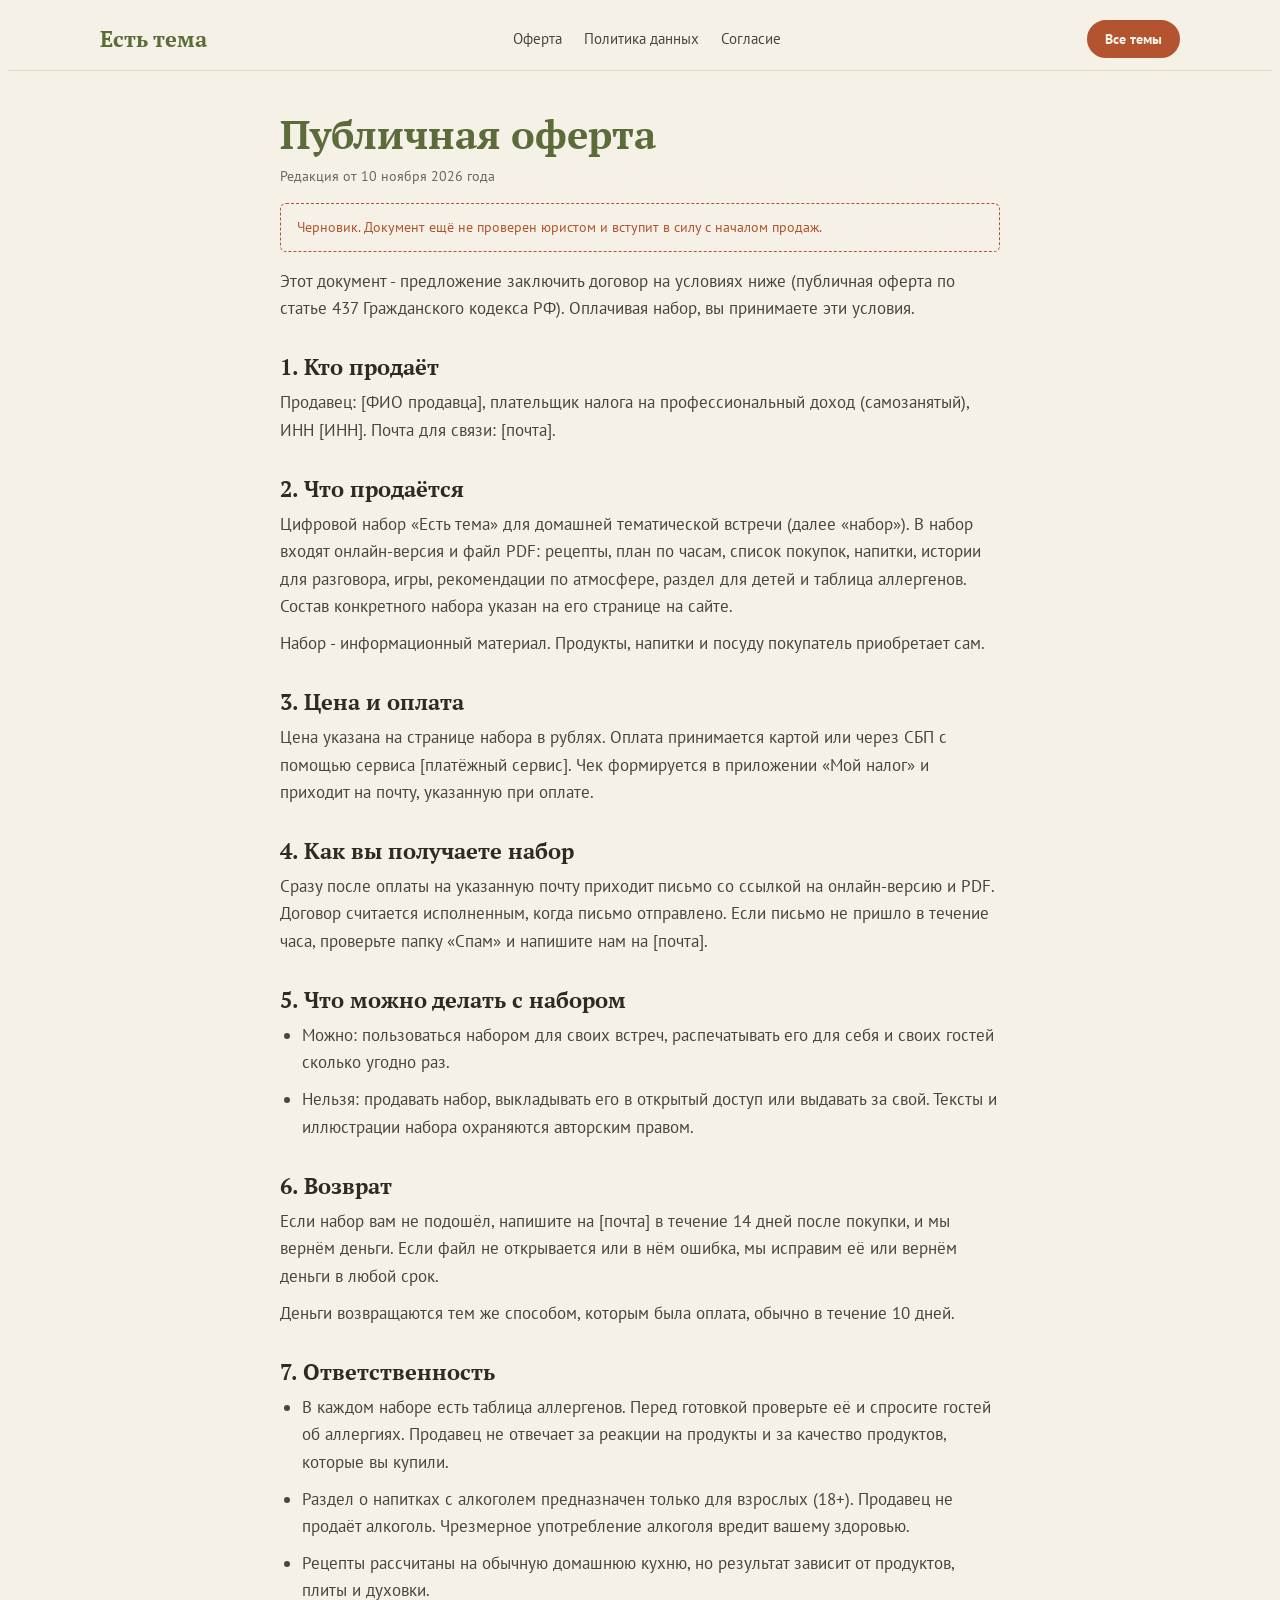
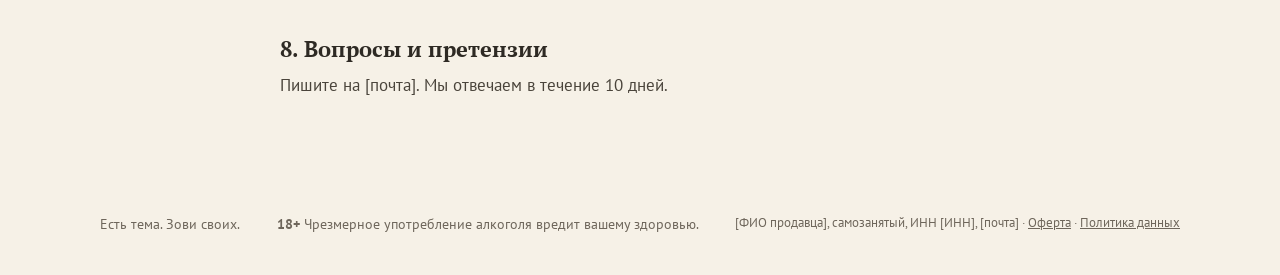
<file: dokumenty/oferta.html>
<!doctype html>
<html lang="ru">
<head>
<meta charset="utf-8">
<meta name="viewport" content="width=device-width, initial-scale=1, viewport-fit=cover">
<meta name="robots" content="noindex, nofollow">
<title>Публичная оферта · Есть тема</title>
<link rel="preconnect" href="https://fonts.googleapis.com">
<link rel="preconnect" href="https://fonts.gstatic.com" crossorigin>
<link rel="stylesheet" href="https://fonts.googleapis.com/css2?family=PT+Sans:ital,wght@0,400;0,700;1,400&family=PT+Serif:ital,wght@0,400;0,700;1,400&display=swap">
<link rel="stylesheet" href="../style.css">
<script src="../site.js" defer></script>
</head>
<body>
<!-- Эта страница собрана скриптом sobrat-dokumenty.py. Правьте текст в скрипте, а не здесь. -->
<header class="top">
  <div class="wrap">
    <a class="brand" href="../index.html" data-site="name">Есть тема</a>
    <nav class="nav" aria-label="Документы">
      <a href="oferta.html">Оферта</a>
      <a href="politika.html">Политика данных</a>
      <a href="soglasie.html">Согласие</a>
    </nav>
    <a class="btn" href="../index.html#themes">Все темы</a>
  </div>
</header>
<main class="wrap doc">
  <h1>Публичная оферта</h1>
  <p class="meta">Редакция от 10 ноября 2026 года</p>
  <p class="draft">Черновик. Документ ещё не проверен юристом и вступит в силу с началом продаж.</p>

<p>Этот документ - предложение заключить договор на условиях ниже (публичная оферта по статье 437 Гражданского кодекса РФ). Оплачивая набор, вы принимаете эти условия.</p>

<h2>1. Кто продаёт</h2>
<p>Продавец: <span data-site="sellerName">[ФИО продавца]</span>, плательщик налога на профессиональный доход (самозанятый), ИНН <span data-site="sellerInn">[ИНН]</span>. Почта для связи: <span data-site="sellerEmail">[почта]</span>.</p>

<h2>2. Что продаётся</h2>
<p>Цифровой набор «<span data-site="name">Есть тема</span>» для домашней тематической встречи (далее «набор»). В набор входят онлайн-версия и файл PDF: рецепты, план по часам, список покупок, напитки, истории для разговора, игры, рекомендации по атмосфере, раздел для детей и таблица аллергенов. Состав конкретного набора указан на его странице на сайте.</p>
<p>Набор - информационный материал. Продукты, напитки и посуду покупатель приобретает сам.</p>

<h2>3. Цена и оплата</h2>
<p>Цена указана на странице набора в рублях. Оплата принимается картой или через СБП с помощью сервиса <span data-site="paymentService">[платёжный сервис]</span>. Чек формируется в приложении «Мой налог» и приходит на почту, указанную при оплате.</p>

<h2>4. Как вы получаете набор</h2>
<p>Сразу после оплаты на указанную почту приходит письмо со ссылкой на онлайн-версию и PDF. Договор считается исполненным, когда письмо отправлено. Если письмо не пришло в течение часа, проверьте папку «Спам» и напишите нам на <span data-site="sellerEmail">[почта]</span>.</p>

<h2>5. Что можно делать с набором</h2>
<ul>
<li>Можно: пользоваться набором для своих встреч, распечатывать его для себя и своих гостей сколько угодно раз.</li>
<li>Нельзя: продавать набор, выкладывать его в открытый доступ или выдавать за свой. Тексты и иллюстрации набора охраняются авторским правом.</li>
</ul>

<h2>6. Возврат</h2>
<p>Если набор вам не подошёл, напишите на <span data-site="sellerEmail">[почта]</span> в течение 14 дней после покупки, и мы вернём деньги. Если файл не открывается или в нём ошибка, мы исправим её или вернём деньги в любой срок.</p>
<p>Деньги возвращаются тем же способом, которым была оплата, обычно в течение 10 дней.</p>

<h2>7. Ответственность</h2>
<ul>
<li>В каждом наборе есть таблица аллергенов. Перед готовкой проверьте её и спросите гостей об аллергиях. Продавец не отвечает за реакции на продукты и за качество продуктов, которые вы купили.</li>
<li>Раздел о напитках с алкоголем предназначен только для взрослых (18+). Продавец не продаёт алкоголь. Чрезмерное употребление алкоголя вредит вашему здоровью.</li>
<li>Рецепты рассчитаны на обычную домашнюю кухню, но результат зависит от продуктов, плиты и духовки.</li>
</ul>

<h2>8. Вопросы и претензии</h2>
<p>Пишите на <span data-site="sellerEmail">[почта]</span>. Мы отвечаем в течение 10 дней.</p>

</main>
<footer>
  <div class="wrap">
    <span><span data-site="name">Есть тема</span>. <span data-site="slogan">Зови своих</span>.</span>
    <span><b>18+</b> Чрезмерное употребление алкоголя вредит вашему здоровью.</span>
    <span class="seller"><span data-site="sellerName">[ФИО продавца]</span>, самозанятый, ИНН <span data-site="sellerInn">[ИНН]</span>, <span data-site="sellerEmail">[почта]</span> · <a href="oferta.html">Оферта</a> · <a href="politika.html">Политика данных</a></span>
  </div>
</footer>
</body>
</html>
</file>
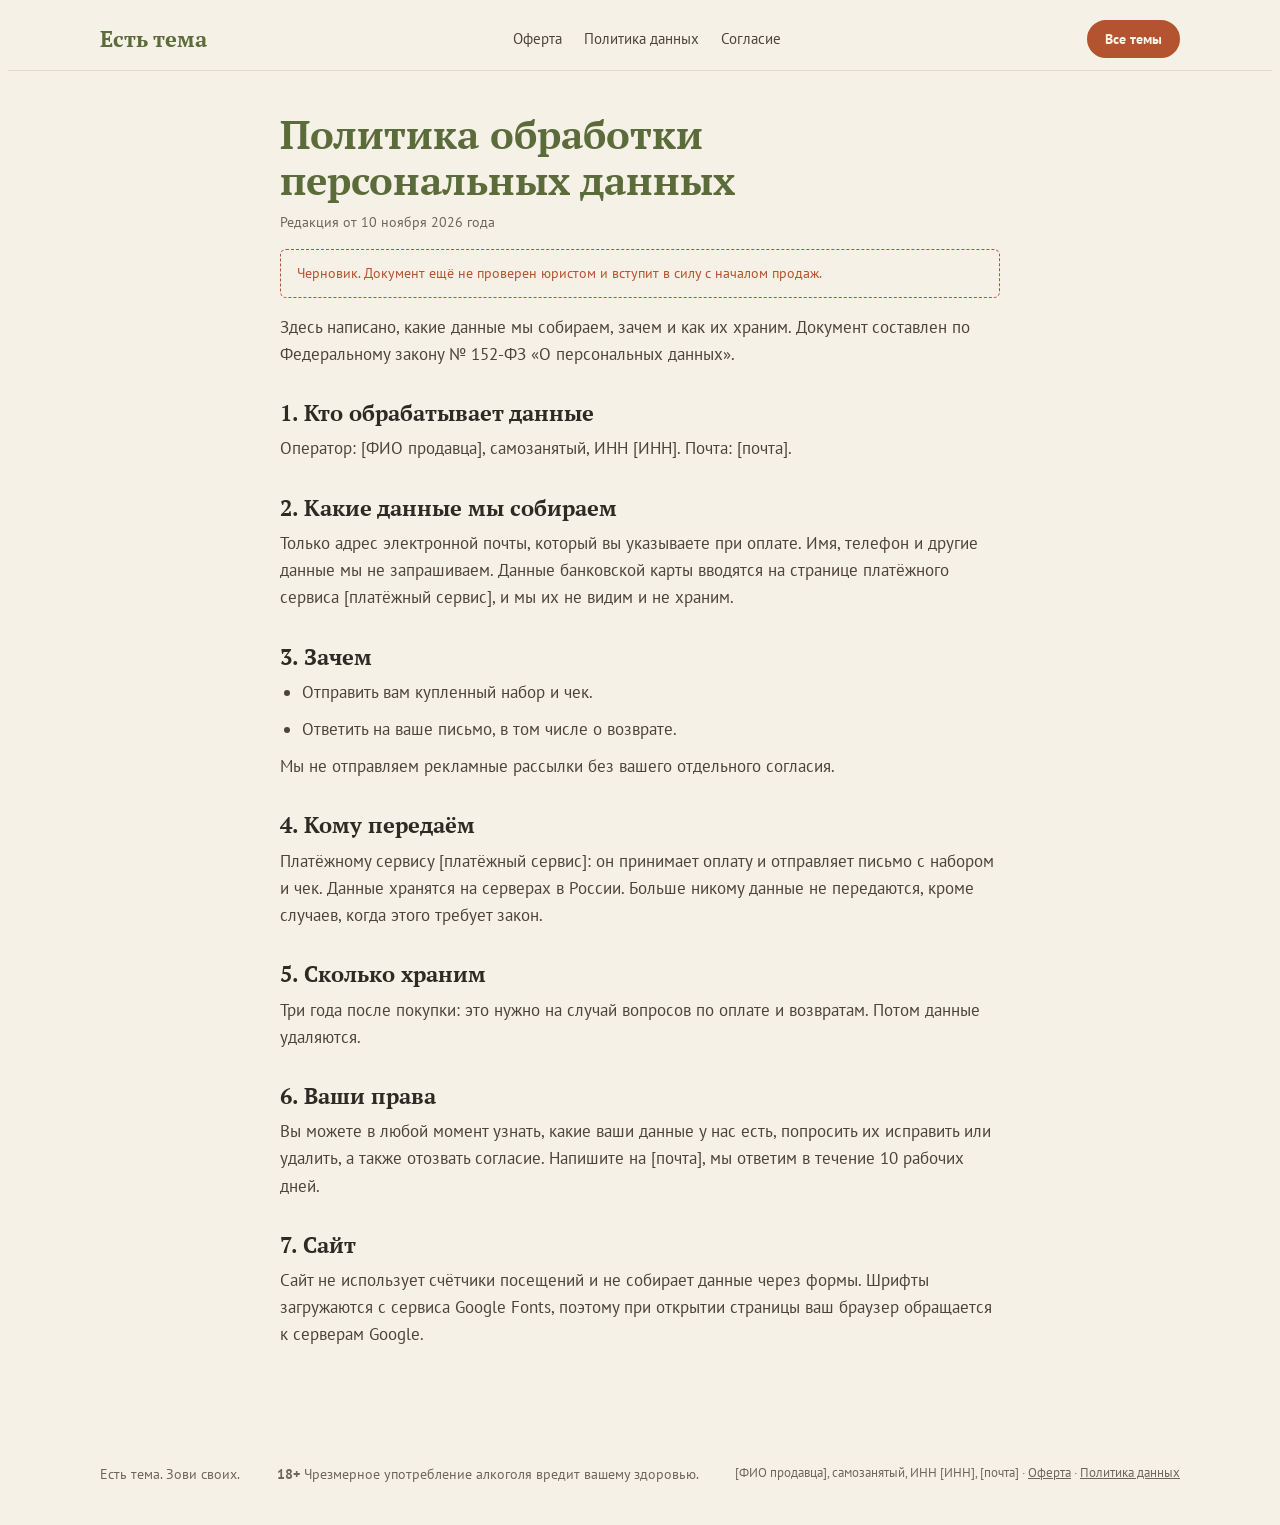
<file: dokumenty/politika.html>
<!doctype html>
<html lang="ru">
<head>
<meta charset="utf-8">
<meta name="viewport" content="width=device-width, initial-scale=1, viewport-fit=cover">
<meta name="robots" content="noindex, nofollow">
<title>Политика обработки персональных данных · Есть тема</title>
<link rel="preconnect" href="https://fonts.googleapis.com">
<link rel="preconnect" href="https://fonts.gstatic.com" crossorigin>
<link rel="stylesheet" href="https://fonts.googleapis.com/css2?family=PT+Sans:ital,wght@0,400;0,700;1,400&family=PT+Serif:ital,wght@0,400;0,700;1,400&display=swap">
<link rel="stylesheet" href="../style.css">
<script src="../site.js" defer></script>
</head>
<body>
<!-- Эта страница собрана скриптом sobrat-dokumenty.py. Правьте текст в скрипте, а не здесь. -->
<header class="top">
  <div class="wrap">
    <a class="brand" href="../index.html" data-site="name">Есть тема</a>
    <nav class="nav" aria-label="Документы">
      <a href="oferta.html">Оферта</a>
      <a href="politika.html">Политика данных</a>
      <a href="soglasie.html">Согласие</a>
    </nav>
    <a class="btn" href="../index.html#themes">Все темы</a>
  </div>
</header>
<main class="wrap doc">
  <h1>Политика обработки персональных данных</h1>
  <p class="meta">Редакция от 10 ноября 2026 года</p>
  <p class="draft">Черновик. Документ ещё не проверен юристом и вступит в силу с началом продаж.</p>

<p>Здесь написано, какие данные мы собираем, зачем и как их храним. Документ составлен по Федеральному закону № 152-ФЗ «О персональных данных».</p>

<h2>1. Кто обрабатывает данные</h2>
<p>Оператор: <span data-site="sellerName">[ФИО продавца]</span>, самозанятый, ИНН <span data-site="sellerInn">[ИНН]</span>. Почта: <span data-site="sellerEmail">[почта]</span>.</p>

<h2>2. Какие данные мы собираем</h2>
<p>Только адрес электронной почты, который вы указываете при оплате. Имя, телефон и другие данные мы не запрашиваем. Данные банковской карты вводятся на странице платёжного сервиса <span data-site="paymentService">[платёжный сервис]</span>, и мы их не видим и не храним.</p>

<h2>3. Зачем</h2>
<ul>
<li>Отправить вам купленный набор и чек.</li>
<li>Ответить на ваше письмо, в том числе о возврате.</li>
</ul>
<p>Мы не отправляем рекламные рассылки без вашего отдельного согласия.</p>

<h2>4. Кому передаём</h2>
<p>Платёжному сервису <span data-site="paymentService">[платёжный сервис]</span>: он принимает оплату и отправляет письмо с набором и чек. Данные хранятся на серверах в России. Больше никому данные не передаются, кроме случаев, когда этого требует закон.</p>

<h2>5. Сколько храним</h2>
<p>Три года после покупки: это нужно на случай вопросов по оплате и возвратам. Потом данные удаляются.</p>

<h2>6. Ваши права</h2>
<p>Вы можете в любой момент узнать, какие ваши данные у нас есть, попросить их исправить или удалить, а также отозвать согласие. Напишите на <span data-site="sellerEmail">[почта]</span>, мы ответим в течение 10 рабочих дней.</p>

<h2>7. Сайт</h2>
<p>Сайт не использует счётчики посещений и не собирает данные через формы. Шрифты загружаются с сервиса Google Fonts, поэтому при открытии страницы ваш браузер обращается к серверам Google.</p>

</main>
<footer>
  <div class="wrap">
    <span><span data-site="name">Есть тема</span>. <span data-site="slogan">Зови своих</span>.</span>
    <span><b>18+</b> Чрезмерное употребление алкоголя вредит вашему здоровью.</span>
    <span class="seller"><span data-site="sellerName">[ФИО продавца]</span>, самозанятый, ИНН <span data-site="sellerInn">[ИНН]</span>, <span data-site="sellerEmail">[почта]</span> · <a href="oferta.html">Оферта</a> · <a href="politika.html">Политика данных</a></span>
  </div>
</footer>
</body>
</html>
</file>
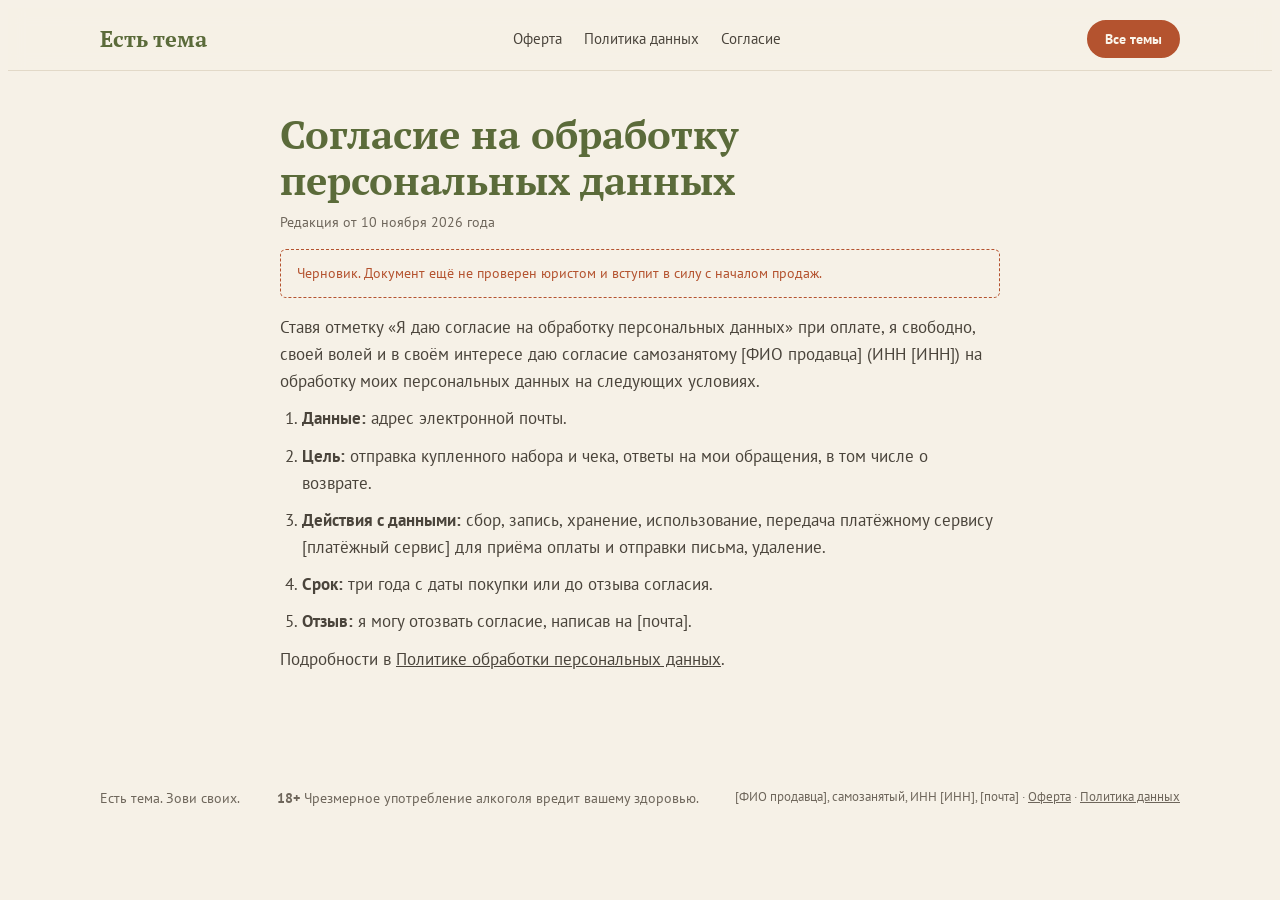
<file: dokumenty/soglasie.html>
<!doctype html>
<html lang="ru">
<head>
<meta charset="utf-8">
<meta name="viewport" content="width=device-width, initial-scale=1, viewport-fit=cover">
<meta name="robots" content="noindex, nofollow">
<title>Согласие на обработку персональных данных · Есть тема</title>
<link rel="preconnect" href="https://fonts.googleapis.com">
<link rel="preconnect" href="https://fonts.gstatic.com" crossorigin>
<link rel="stylesheet" href="https://fonts.googleapis.com/css2?family=PT+Sans:ital,wght@0,400;0,700;1,400&family=PT+Serif:ital,wght@0,400;0,700;1,400&display=swap">
<link rel="stylesheet" href="../style.css">
<script src="../site.js" defer></script>
</head>
<body>
<!-- Эта страница собрана скриптом sobrat-dokumenty.py. Правьте текст в скрипте, а не здесь. -->
<header class="top">
  <div class="wrap">
    <a class="brand" href="../index.html" data-site="name">Есть тема</a>
    <nav class="nav" aria-label="Документы">
      <a href="oferta.html">Оферта</a>
      <a href="politika.html">Политика данных</a>
      <a href="soglasie.html">Согласие</a>
    </nav>
    <a class="btn" href="../index.html#themes">Все темы</a>
  </div>
</header>
<main class="wrap doc">
  <h1>Согласие на обработку персональных данных</h1>
  <p class="meta">Редакция от 10 ноября 2026 года</p>
  <p class="draft">Черновик. Документ ещё не проверен юристом и вступит в силу с началом продаж.</p>

<p>Ставя отметку «Я даю согласие на обработку персональных данных» при оплате, я свободно, своей волей и в своём интересе даю согласие самозанятому <span data-site="sellerName">[ФИО продавца]</span> (ИНН <span data-site="sellerInn">[ИНН]</span>) на обработку моих персональных данных на следующих условиях.</p>
<ol>
<li><b>Данные:</b> адрес электронной почты.</li>
<li><b>Цель:</b> отправка купленного набора и чека, ответы на мои обращения, в том числе о возврате.</li>
<li><b>Действия с данными:</b> сбор, запись, хранение, использование, передача платёжному сервису <span data-site="paymentService">[платёжный сервис]</span> для приёма оплаты и отправки письма, удаление.</li>
<li><b>Срок:</b> три года с даты покупки или до отзыва согласия.</li>
<li><b>Отзыв:</b> я могу отозвать согласие, написав на <span data-site="sellerEmail">[почта]</span>.</li>
</ol>
<p>Подробности в <a href="politika.html">Политике обработки персональных данных</a>.</p>

</main>
<footer>
  <div class="wrap">
    <span><span data-site="name">Есть тема</span>. <span data-site="slogan">Зови своих</span>.</span>
    <span><b>18+</b> Чрезмерное употребление алкоголя вредит вашему здоровью.</span>
    <span class="seller"><span data-site="sellerName">[ФИО продавца]</span>, самозанятый, ИНН <span data-site="sellerInn">[ИНН]</span>, <span data-site="sellerEmail">[почта]</span> · <a href="oferta.html">Оферта</a> · <a href="politika.html">Политика данных</a></span>
  </div>
</footer>
</body>
</html>
</file>
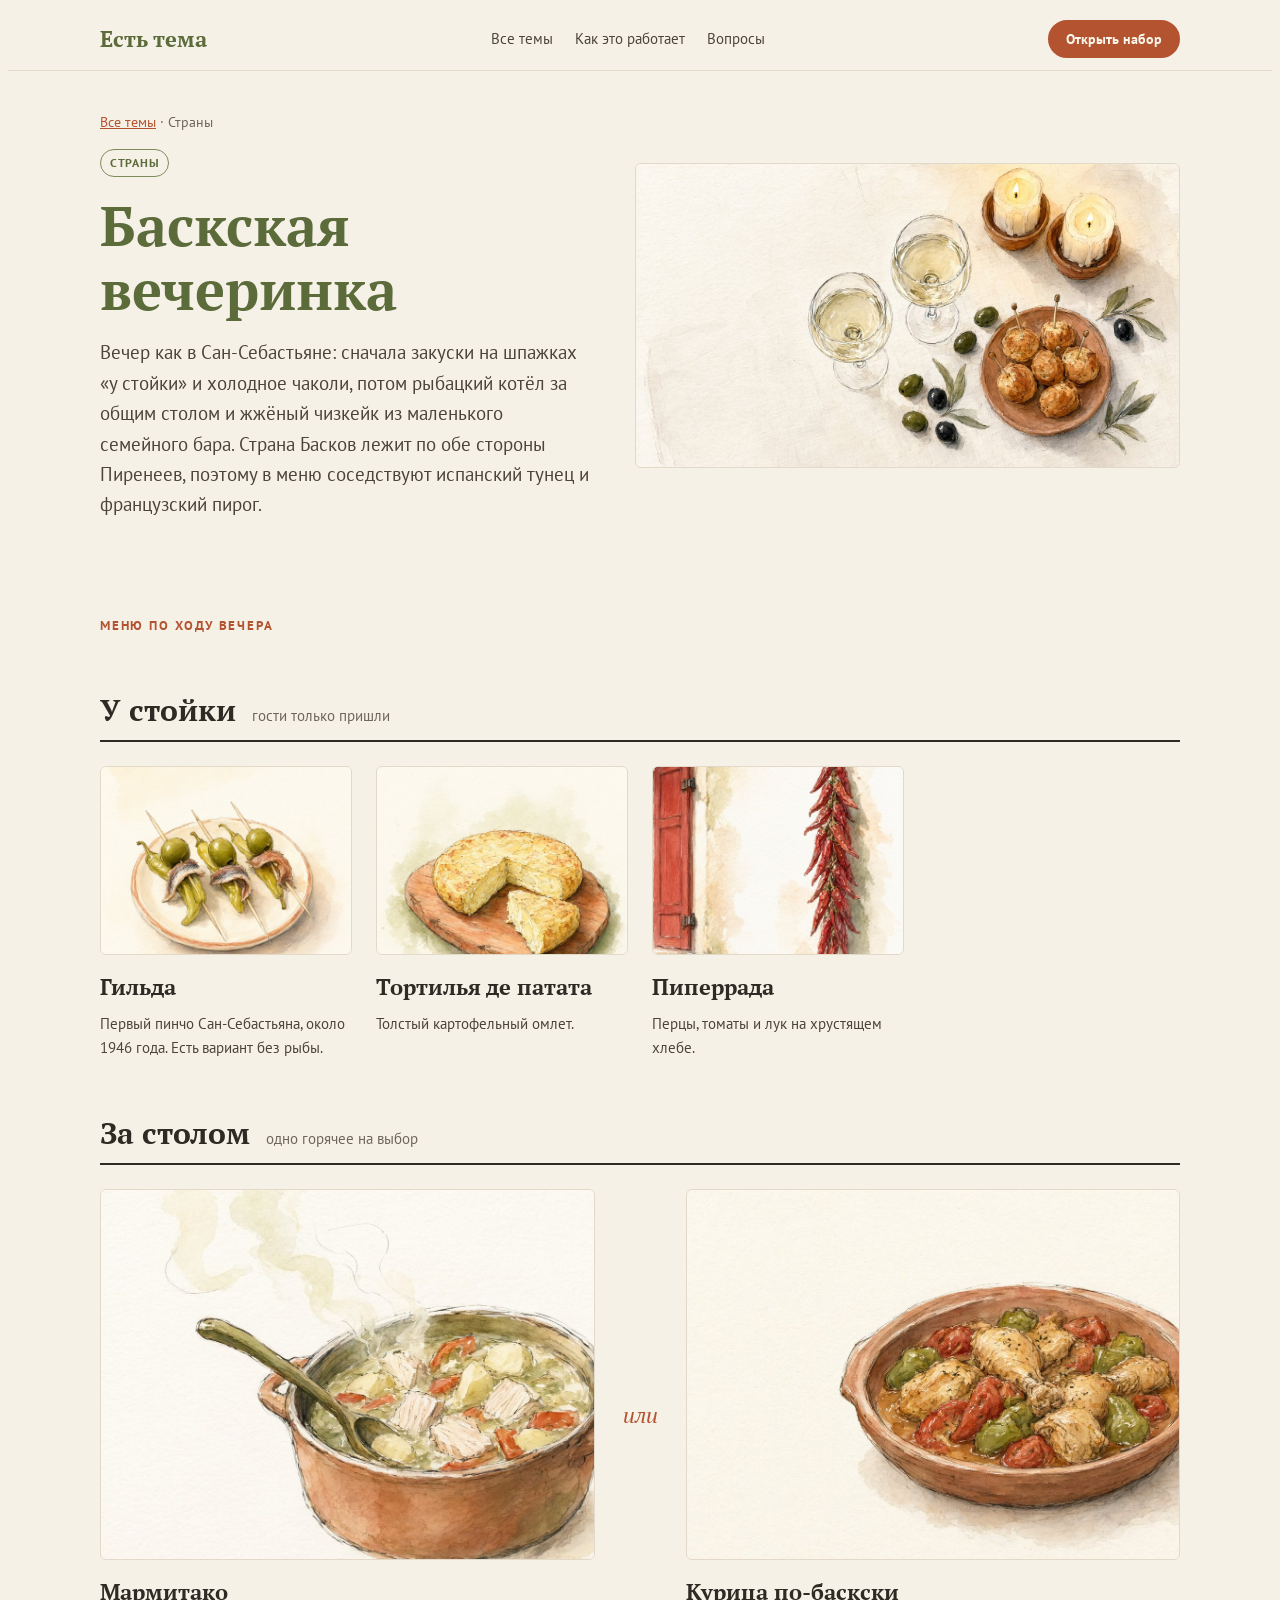
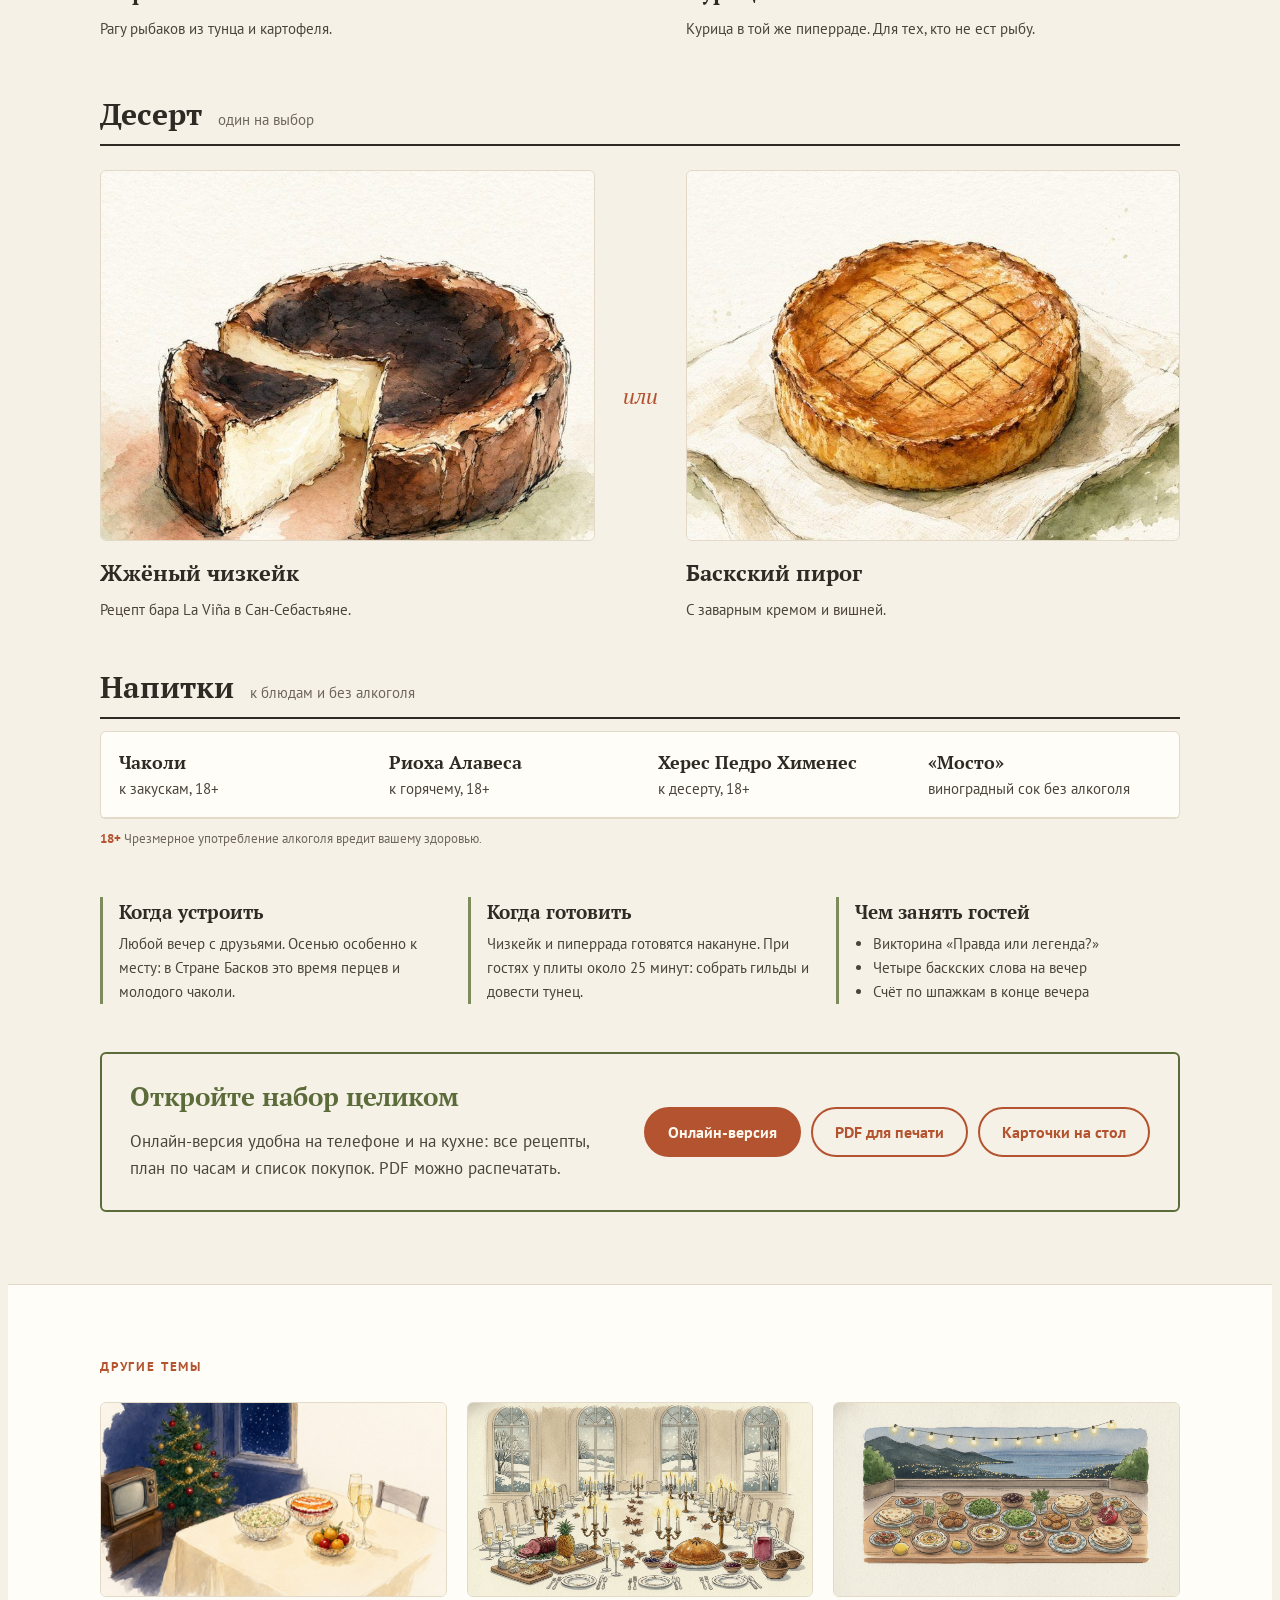
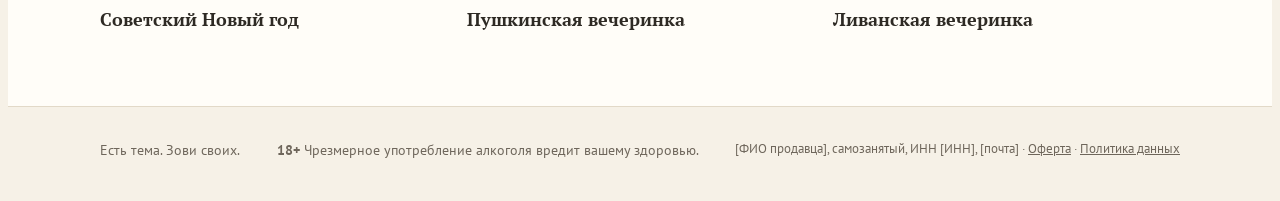
<file: nabory/basque.html>
<!doctype html>
<html lang="ru">
<head>
<meta charset="utf-8">
<meta name="viewport" content="width=device-width, initial-scale=1, viewport-fit=cover">
<meta name="robots" content="noindex, nofollow">
<title>Баскская вечеринка · Есть тема</title>
<link rel="preconnect" href="https://fonts.googleapis.com">
<link rel="preconnect" href="https://fonts.gstatic.com" crossorigin>
<link rel="stylesheet" href="https://fonts.googleapis.com/css2?family=PT+Sans:ital,wght@0,400;0,700;1,400&family=PT+Serif:ital,wght@0,400;0,700;1,400&display=swap">
<link rel="stylesheet" href="../style.css">
<script src="../site.js" defer></script>
</head>
<body>
<!-- Эта страница собрана скриптом sobrat-stranitsy.py. Правьте данные в скрипте, а не здесь. -->
<header class="top">
  <div class="wrap">
    <a class="brand" href="../index.html" data-site="name">Есть тема</a>
    <nav class="nav" aria-label="Разделы">
      <a href="../index.html#themes">Все темы</a>
      <a href="../index.html#how">Как это работает</a>
      <a href="../index.html#faq">Вопросы</a>
    </nav>
    <a class="btn" href="../basque/index.html">Открыть набор</a>
  </div>
</header>
<main>
  <section class="set-hero">
    <div class="wrap">
      <div class="stack">
        <p class="crumbs"><a href="../index.html#themes">Все темы</a> · Страны</p>
        <div class="card-top"><span class="tag">Страны</span></div>
        <h1>Баскская вечеринка</h1>
        <p class="lead">Вечер как в Сан-Себастьяне: сначала закуски на шпажках «у стойки» и холодное чаколи, потом рыбацкий котёл за общим столом и жжёный чизкейк из маленького семейного бара. Страна Басков лежит по обе стороны Пиренеев, поэтому в меню соседствуют испанский тунец и французский пирог.</p>
      </div>
      <figure><img src="../img/stol.jpg" alt="Акварель: вечерний стол с пинчо на шпажках, оливками, свечами и бокалами белого вина"></figure>
    </div>
  </section>
  <section>
    <div class="wrap">
      <p class="eyebrow">Меню по ходу вечера</p>
      <div class="course">
        <div class="course-head"><h3>У стойки</h3><span>гости только пришли</span></div>
        <div class="dishes auto"><div class="dish"><img src="../img/gilda.jpg" alt="Акварель: Гильда" loading="lazy"><h4>Гильда</h4><p>Первый пинчо Сан-Себастьяна, около 1946 года. Есть вариант без рыбы.</p></div><div class="dish"><img src="../img/tortilya.jpg" alt="Акварель: Тортилья де патата" loading="lazy"><h4>Тортилья де патата</h4><p>Толстый картофельный омлет.</p></div><div class="dish"><img src="../img/piperrada.jpg" alt="Акварель: Пиперрада" loading="lazy"><h4>Пиперрада</h4><p>Перцы, томаты и лук на хрустящем хлебе.</p></div></div>
      </div>
      <div class="course">
        <div class="course-head"><h3>За столом</h3><span>одно горячее на выбор</span></div>
        <div class="dishes pair"><div class="dish"><img src="../img/marmitako.jpg" alt="Акварель: Мармитако" loading="lazy"><h4>Мармитако</h4><p>Рагу рыбаков из тунца и картофеля.</p></div><span class="or">или</span><div class="dish"><img src="../img/kuritsa.jpg" alt="Акварель: Курица по-баскски" loading="lazy"><h4>Курица по-баскски</h4><p>Курица в той же пиперраде. Для тех, кто не ест рыбу.</p></div></div>
      </div>
      <div class="course">
        <div class="course-head"><h3>Десерт</h3><span>один на выбор</span></div>
        <div class="dishes pair"><div class="dish"><img src="../img/chizkeyk.jpg" alt="Акварель: Жжёный чизкейк" loading="lazy"><h4>Жжёный чизкейк</h4><p>Рецепт бара La Viña в Сан-Себастьяне.</p></div><span class="or">или</span><div class="dish"><img src="../img/pirog.jpg" alt="Акварель: Баскский пирог" loading="lazy"><h4>Баскский пирог</h4><p>С заварным кремом и вишней.</p></div></div>
      </div>
      <div class="drinks">
        <div class="course-head"><h3>Напитки</h3><span>к блюдам и без алкоголя</span></div>
        <ul><li><b>Чаколи</b>к закускам, 18+</li><li><b>Риоха Алавеса</b>к горячему, 18+</li><li><b>Херес Педро Хименес</b>к десерту, 18+</li><li><b>«Мосто»</b>виноградный сок без алкоголя</li></ul>
        <p class="age"><b>18+</b> Чрезмерное употребление алкоголя вредит вашему здоровью.</p>
      </div>
      <div class="facts-row">
        <div><h4>Когда устроить</h4><p>Любой вечер с друзьями. Осенью особенно к месту: в Стране Басков это время перцев и молодого чаколи.</p></div>
        <div><h4>Когда готовить</h4><p>Чизкейк и пиперрада готовятся накануне. При гостях у плиты около 25 минут: собрать гильды и довести тунец.</p></div>
        <div><h4>Чем занять гостей</h4><ul><li>Викторина «Правда или легенда?»</li><li>Четыре баскских слова на вечер</li><li>Счёт по шпажкам в конце вечера</li></ul></div>
      </div>
      <div class="get">
        <div class="stack">
          <h3>Откройте набор целиком</h3>
          <p>Онлайн-версия удобна на телефоне и на кухне: все рецепты, план по часам и список покупок. PDF можно распечатать.</p>
        </div>
        <div class="get-links"><a class="btn" href="../basque/index.html">Онлайн-версия</a><a class="btn ghost" href="../basque/baskskaya-vecherinka.pdf" target="_blank" rel="noopener">PDF для печати</a><a class="btn ghost" href="../basque/kartochki-dlya-pechati.pdf" target="_blank" rel="noopener">Карточки на стол</a></div>
      </div>
    </div>
  </section>
  <section class="kit">
    <div class="wrap">
      <p class="eyebrow">Другие темы</p>
      <div class="more-sets"><a href="novyy-god.html"><img src="../novyy-god/img/stol.jpg" alt="" loading="lazy"><span>Советский Новый год</span></a><a href="pushkin.html"><img src="../pushkin/img/stol.jpg" alt="" loading="lazy"><span>Пушкинская вечеринка</span></a><a href="livan.html"><img src="../livan/img/stol.jpg" alt="" loading="lazy"><span>Ливанская вечеринка</span></a></div>
    </div>
  </section>
</main>
<footer>
  <div class="wrap">
    <span><span data-site="name">Есть тема</span>. <span data-site="slogan">Зови своих</span>.</span>
    <span><b>18+</b> Чрезмерное употребление алкоголя вредит вашему здоровью.</span>
    <span class="seller"><span data-site="sellerName">[ФИО продавца]</span>, самозанятый, ИНН <span data-site="sellerInn">[ИНН]</span>, <span data-site="sellerEmail">[почта]</span> · <a href="../dokumenty/oferta.html">Оферта</a> · <a href="../dokumenty/politika.html">Политика данных</a></span>
  </div>
</footer>
</body>
</html>
</file>
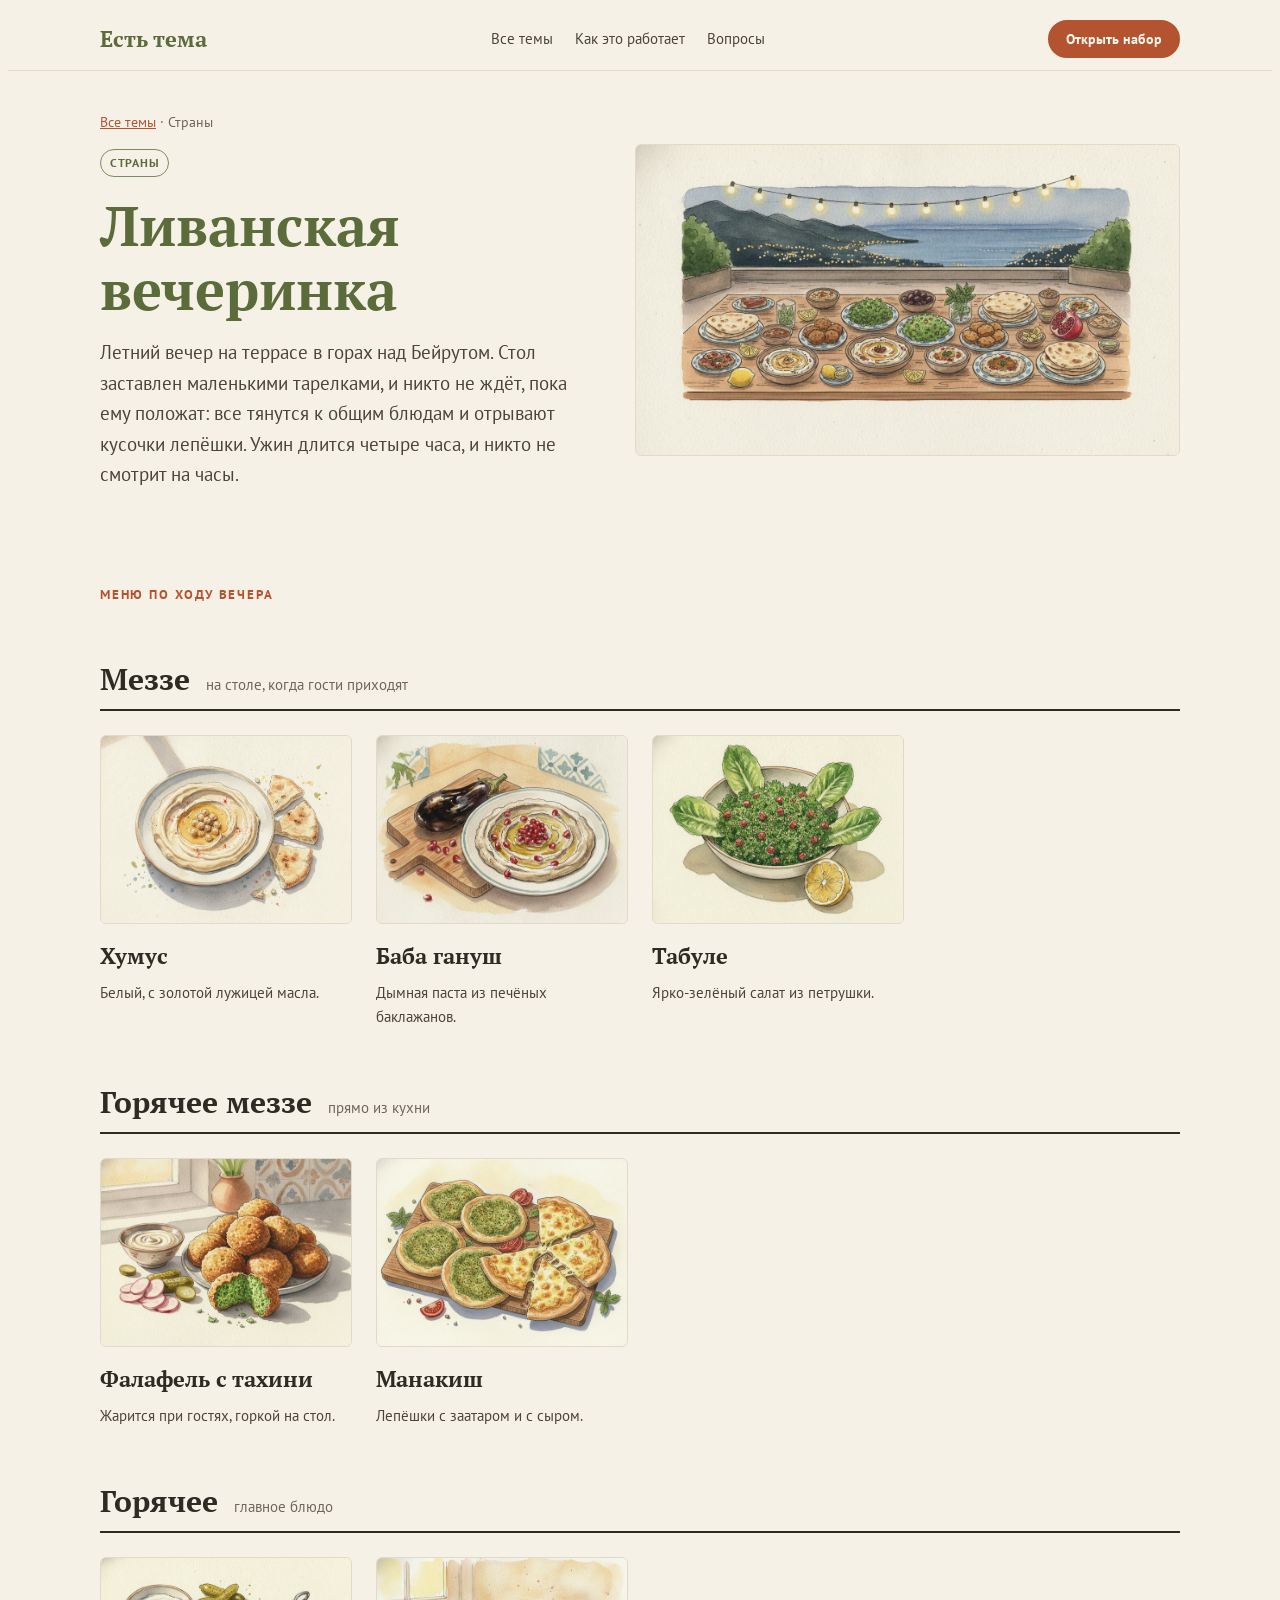
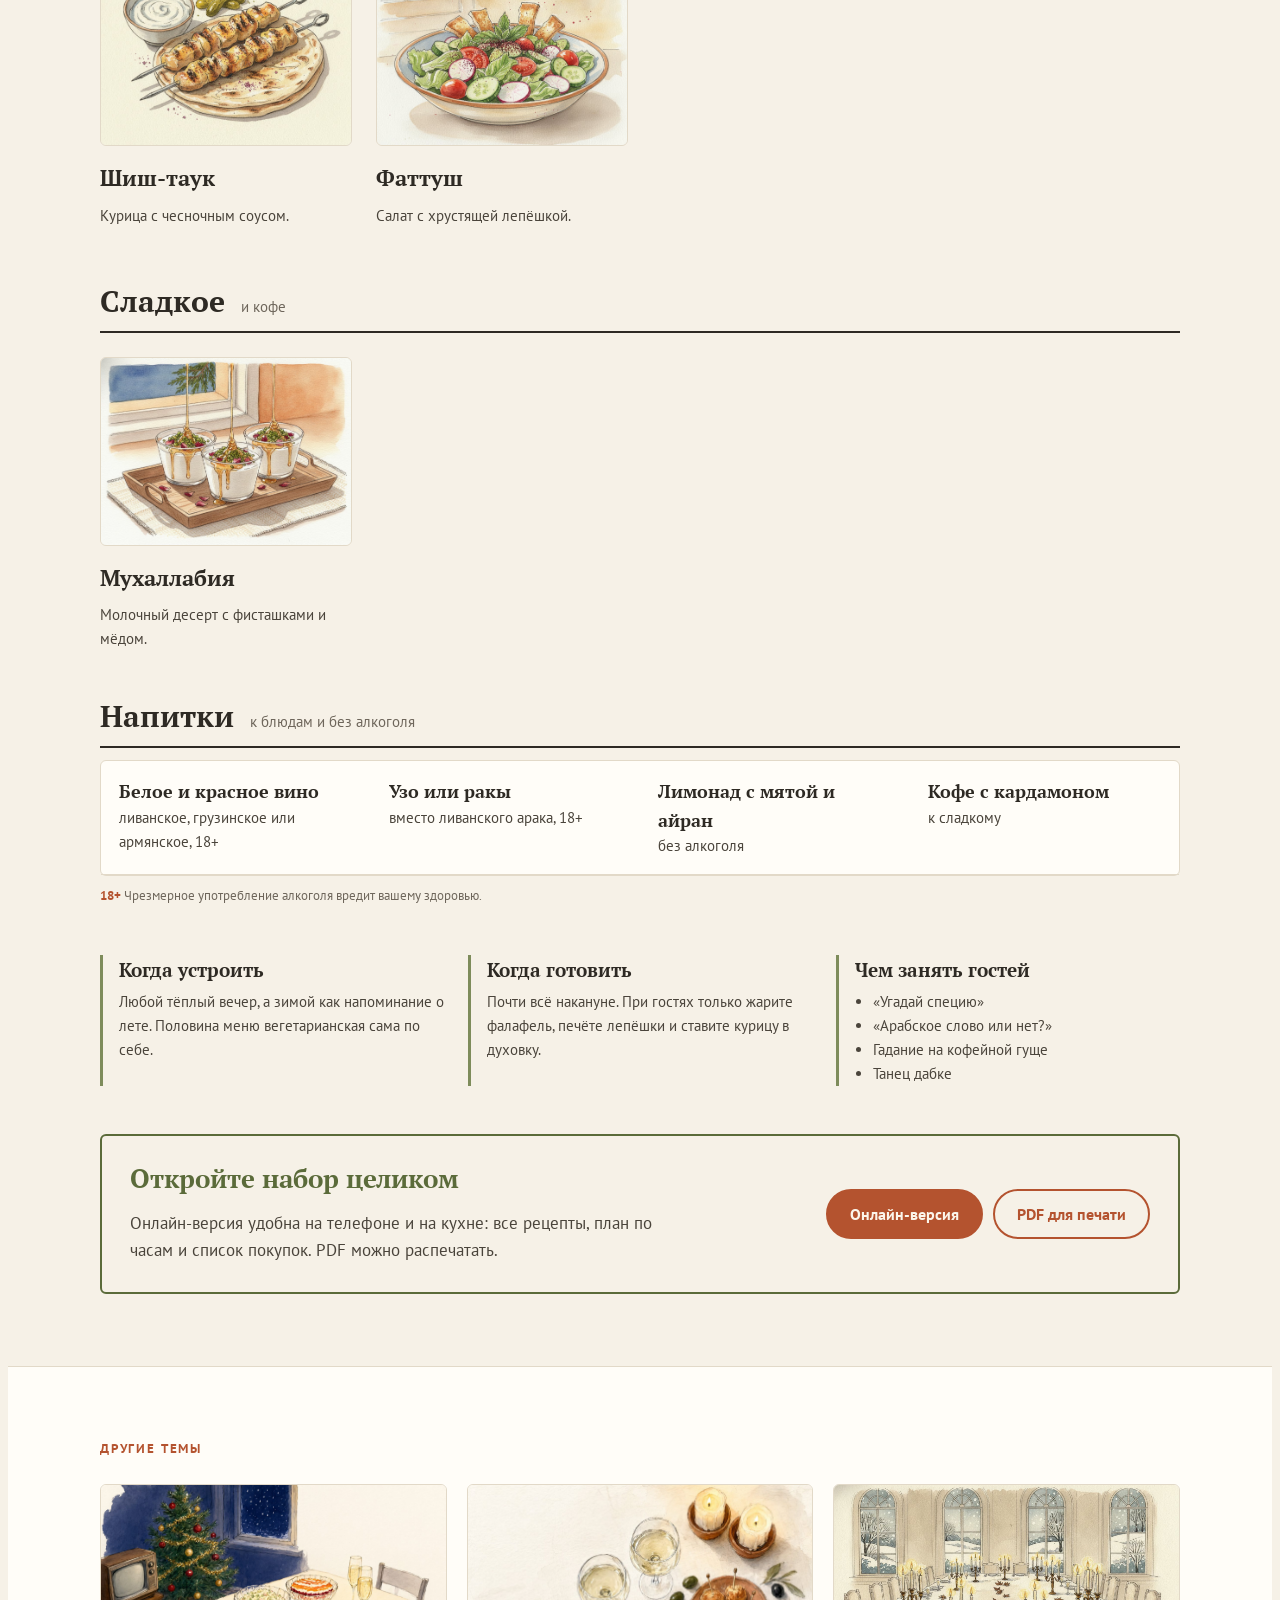
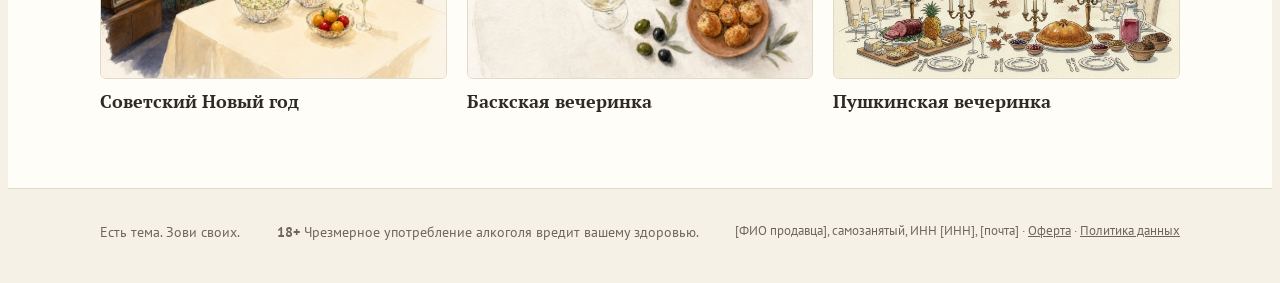
<file: nabory/livan.html>
<!doctype html>
<html lang="ru">
<head>
<meta charset="utf-8">
<meta name="viewport" content="width=device-width, initial-scale=1, viewport-fit=cover">
<meta name="robots" content="noindex, nofollow">
<title>Ливанская вечеринка · Есть тема</title>
<link rel="preconnect" href="https://fonts.googleapis.com">
<link rel="preconnect" href="https://fonts.gstatic.com" crossorigin>
<link rel="stylesheet" href="https://fonts.googleapis.com/css2?family=PT+Sans:ital,wght@0,400;0,700;1,400&family=PT+Serif:ital,wght@0,400;0,700;1,400&display=swap">
<link rel="stylesheet" href="../style.css">
<script src="../site.js" defer></script>
</head>
<body>
<!-- Эта страница собрана скриптом sobrat-stranitsy.py. Правьте данные в скрипте, а не здесь. -->
<header class="top">
  <div class="wrap">
    <a class="brand" href="../index.html" data-site="name">Есть тема</a>
    <nav class="nav" aria-label="Разделы">
      <a href="../index.html#themes">Все темы</a>
      <a href="../index.html#how">Как это работает</a>
      <a href="../index.html#faq">Вопросы</a>
    </nav>
    <a class="btn" href="../livan/index.html">Открыть набор</a>
  </div>
</header>
<main>
  <section class="set-hero">
    <div class="wrap">
      <div class="stack">
        <p class="crumbs"><a href="../index.html#themes">Все темы</a> · Страны</p>
        <div class="card-top"><span class="tag">Страны</span></div>
        <h1>Ливанская вечеринка</h1>
        <p class="lead">Летний вечер на террасе в горах над Бейрутом. Стол заставлен маленькими тарелками, и никто не ждёт, пока ему положат: все тянутся к общим блюдам и отрывают кусочки лепёшки. Ужин длится четыре часа, и никто не смотрит на часы.</p>
      </div>
      <figure><img src="../livan/img/stol.jpg" alt="Акварель: стол меззе на террасе над морем, гирлянда огней"></figure>
    </div>
  </section>
  <section>
    <div class="wrap">
      <p class="eyebrow">Меню по ходу вечера</p>
      <div class="course">
        <div class="course-head"><h3>Меззе</h3><span>на столе, когда гости приходят</span></div>
        <div class="dishes auto"><div class="dish"><img src="../livan/img/humus.jpg" alt="Акварель: Хумус" loading="lazy"><h4>Хумус</h4><p>Белый, с золотой лужицей масла.</p></div><div class="dish"><img src="../livan/img/baba-ganush.jpg" alt="Акварель: Баба гануш" loading="lazy"><h4>Баба гануш</h4><p>Дымная паста из печёных баклажанов.</p></div><div class="dish"><img src="../livan/img/tabule.jpg" alt="Акварель: Табуле" loading="lazy"><h4>Табуле</h4><p>Ярко-зелёный салат из петрушки.</p></div></div>
      </div>
      <div class="course">
        <div class="course-head"><h3>Горячее меззе</h3><span>прямо из кухни</span></div>
        <div class="dishes auto"><div class="dish"><img src="../livan/img/falafel.jpg" alt="Акварель: Фалафель с тахини" loading="lazy"><h4>Фалафель с тахини</h4><p>Жарится при гостях, горкой на стол.</p></div><div class="dish"><img src="../livan/img/manakish.jpg" alt="Акварель: Манакиш" loading="lazy"><h4>Манакиш</h4><p>Лепёшки с заатаром и с сыром.</p></div></div>
      </div>
      <div class="course">
        <div class="course-head"><h3>Горячее</h3><span>главное блюдо</span></div>
        <div class="dishes auto"><div class="dish"><img src="../livan/img/shish-tauk.jpg" alt="Акварель: Шиш-таук" loading="lazy"><h4>Шиш-таук</h4><p>Курица с чесночным соусом.</p></div><div class="dish"><img src="../livan/img/fattush.jpg" alt="Акварель: Фаттуш" loading="lazy"><h4>Фаттуш</h4><p>Салат с хрустящей лепёшкой.</p></div></div>
      </div>
      <div class="course">
        <div class="course-head"><h3>Сладкое</h3><span>и кофе</span></div>
        <div class="dishes auto"><div class="dish"><img src="../livan/img/muhallabiya.jpg" alt="Акварель: Мухаллабия" loading="lazy"><h4>Мухаллабия</h4><p>Молочный десерт с фисташками и мёдом.</p></div></div>
      </div>
      <div class="drinks">
        <div class="course-head"><h3>Напитки</h3><span>к блюдам и без алкоголя</span></div>
        <ul><li><b>Белое и красное вино</b>ливанское, грузинское или армянское, 18+</li><li><b>Узо или ракы</b>вместо ливанского арака, 18+</li><li><b>Лимонад с мятой и айран</b>без алкоголя</li><li><b>Кофе с кардамоном</b>к сладкому</li></ul>
        <p class="age"><b>18+</b> Чрезмерное употребление алкоголя вредит вашему здоровью.</p>
      </div>
      <div class="facts-row">
        <div><h4>Когда устроить</h4><p>Любой тёплый вечер, а зимой как напоминание о лете. Половина меню вегетарианская сама по себе.</p></div>
        <div><h4>Когда готовить</h4><p>Почти всё накануне. При гостях только жарите фалафель, печёте лепёшки и ставите курицу в духовку.</p></div>
        <div><h4>Чем занять гостей</h4><ul><li>«Угадай специю»</li><li>«Арабское слово или нет?»</li><li>Гадание на кофейной гуще</li><li>Танец дабке</li></ul></div>
      </div>
      <div class="get">
        <div class="stack">
          <h3>Откройте набор целиком</h3>
          <p>Онлайн-версия удобна на телефоне и на кухне: все рецепты, план по часам и список покупок. PDF можно распечатать.</p>
        </div>
        <div class="get-links"><a class="btn" href="../livan/index.html">Онлайн-версия</a><a class="btn ghost" href="../livan/livanskaya-vecherinka.pdf" target="_blank" rel="noopener">PDF для печати</a></div>
      </div>
    </div>
  </section>
  <section class="kit">
    <div class="wrap">
      <p class="eyebrow">Другие темы</p>
      <div class="more-sets"><a href="novyy-god.html"><img src="../novyy-god/img/stol.jpg" alt="" loading="lazy"><span>Советский Новый год</span></a><a href="basque.html"><img src="../img/stol.jpg" alt="" loading="lazy"><span>Баскская вечеринка</span></a><a href="pushkin.html"><img src="../pushkin/img/stol.jpg" alt="" loading="lazy"><span>Пушкинская вечеринка</span></a></div>
    </div>
  </section>
</main>
<footer>
  <div class="wrap">
    <span><span data-site="name">Есть тема</span>. <span data-site="slogan">Зови своих</span>.</span>
    <span><b>18+</b> Чрезмерное употребление алкоголя вредит вашему здоровью.</span>
    <span class="seller"><span data-site="sellerName">[ФИО продавца]</span>, самозанятый, ИНН <span data-site="sellerInn">[ИНН]</span>, <span data-site="sellerEmail">[почта]</span> · <a href="../dokumenty/oferta.html">Оферта</a> · <a href="../dokumenty/politika.html">Политика данных</a></span>
  </div>
</footer>
</body>
</html>
</file>
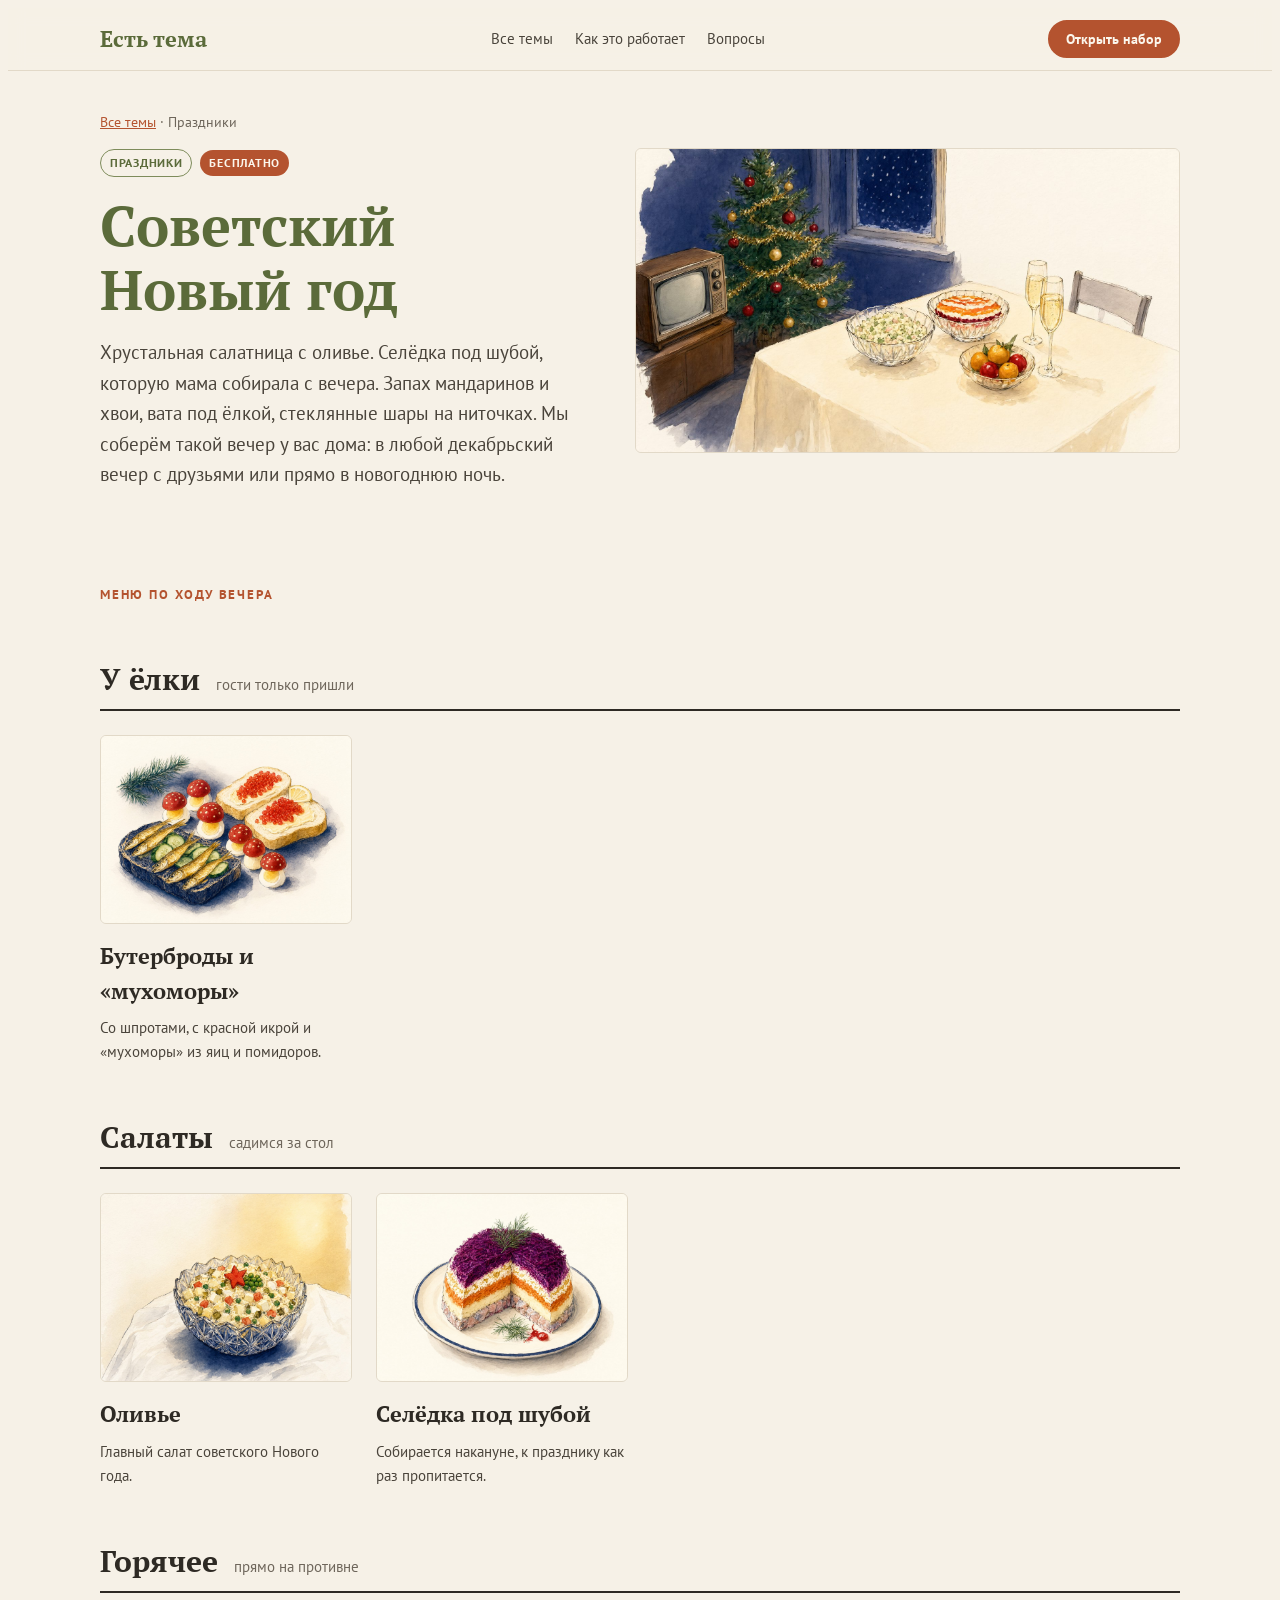
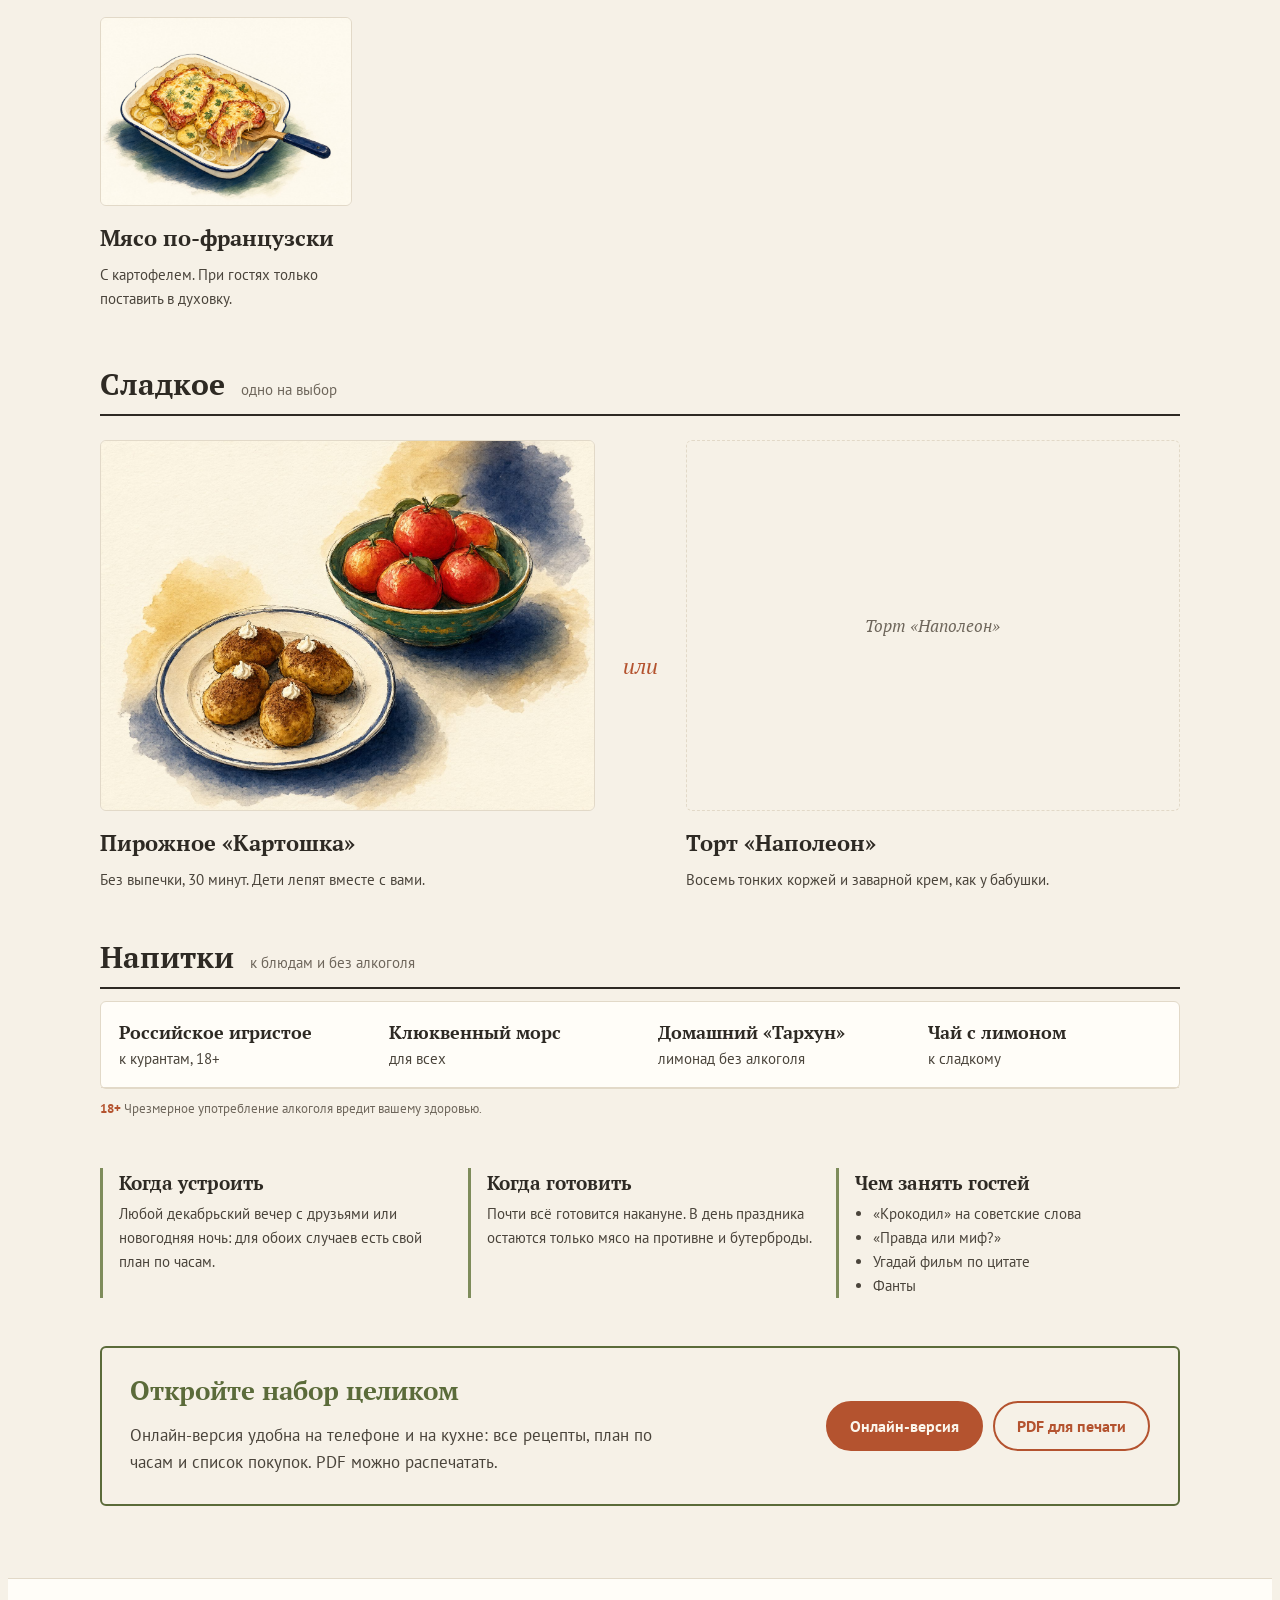
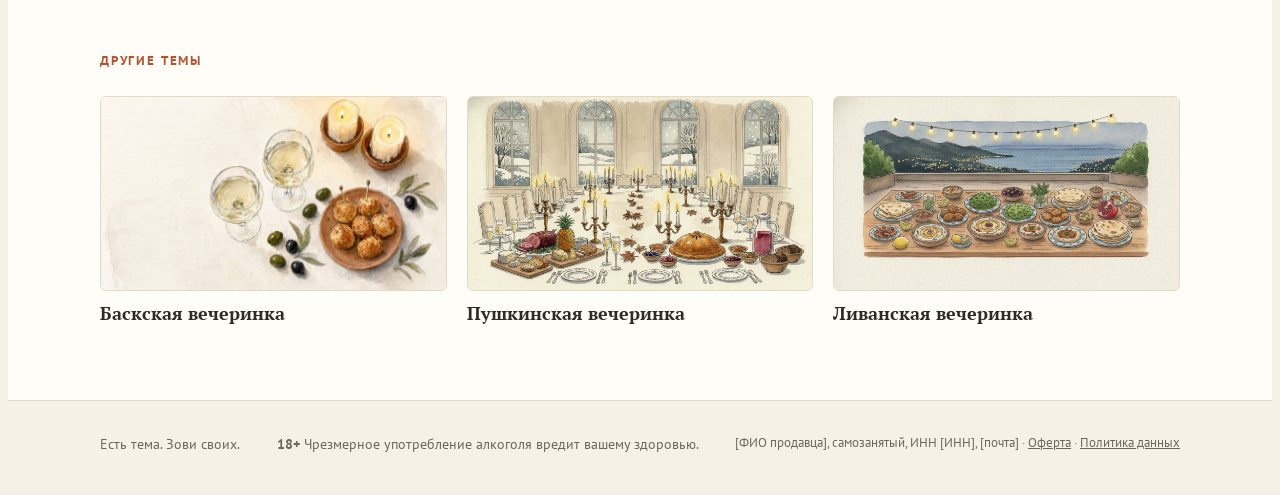
<file: nabory/novyy-god.html>
<!doctype html>
<html lang="ru">
<head>
<meta charset="utf-8">
<meta name="viewport" content="width=device-width, initial-scale=1, viewport-fit=cover">
<meta name="robots" content="noindex, nofollow">
<title>Советский Новый год · Есть тема</title>
<link rel="preconnect" href="https://fonts.googleapis.com">
<link rel="preconnect" href="https://fonts.gstatic.com" crossorigin>
<link rel="stylesheet" href="https://fonts.googleapis.com/css2?family=PT+Sans:ital,wght@0,400;0,700;1,400&family=PT+Serif:ital,wght@0,400;0,700;1,400&display=swap">
<link rel="stylesheet" href="../style.css">
<script src="../site.js" defer></script>
</head>
<body>
<!-- Эта страница собрана скриптом sobrat-stranitsy.py. Правьте данные в скрипте, а не здесь. -->
<header class="top">
  <div class="wrap">
    <a class="brand" href="../index.html" data-site="name">Есть тема</a>
    <nav class="nav" aria-label="Разделы">
      <a href="../index.html#themes">Все темы</a>
      <a href="../index.html#how">Как это работает</a>
      <a href="../index.html#faq">Вопросы</a>
    </nav>
    <a class="btn" href="../novyy-god/index.html">Открыть набор</a>
  </div>
</header>
<main>
  <section class="set-hero">
    <div class="wrap">
      <div class="stack">
        <p class="crumbs"><a href="../index.html#themes">Все темы</a> · Праздники</p>
        <div class="card-top"><span class="tag">Праздники</span><span class="badge">Бесплатно</span></div>
        <h1>Советский Новый год</h1>
        <p class="lead">Хрустальная салатница с оливье. Селёдка под шубой, которую мама собирала с вечера. Запах мандаринов и хвои, вата под ёлкой, стеклянные шары на ниточках. Мы соберём такой вечер у вас дома: в любой декабрьский вечер с друзьями или прямо в новогоднюю ночь.</p>
      </div>
      <figure><img src="../novyy-god/img/stol.jpg" alt="Акварель: праздничный стол с оливье и шубой, ёлка и старый телевизор"></figure>
    </div>
  </section>
  <section>
    <div class="wrap">
      <p class="eyebrow">Меню по ходу вечера</p>
      <div class="course">
        <div class="course-head"><h3>У ёлки</h3><span>гости только пришли</span></div>
        <div class="dishes auto"><div class="dish"><img src="../novyy-god/img/buterbrody.jpg" alt="Акварель: Бутерброды и «мухоморы»" loading="lazy"><h4>Бутерброды и «мухоморы»</h4><p>Со шпротами, с красной икрой и «мухоморы» из яиц и помидоров.</p></div></div>
      </div>
      <div class="course">
        <div class="course-head"><h3>Салаты</h3><span>садимся за стол</span></div>
        <div class="dishes auto"><div class="dish"><img src="../novyy-god/img/olivie.jpg" alt="Акварель: Оливье" loading="lazy"><h4>Оливье</h4><p>Главный салат советского Нового года.</p></div><div class="dish"><img src="../novyy-god/img/shuba.jpg" alt="Акварель: Селёдка под шубой" loading="lazy"><h4>Селёдка под шубой</h4><p>Собирается накануне, к празднику как раз пропитается.</p></div></div>
      </div>
      <div class="course">
        <div class="course-head"><h3>Горячее</h3><span>прямо на противне</span></div>
        <div class="dishes auto"><div class="dish"><img src="../novyy-god/img/myaso.jpg" alt="Акварель: Мясо по-французски" loading="lazy"><h4>Мясо по-французски</h4><p>С картофелем. При гостях только поставить в духовку.</p></div></div>
      </div>
      <div class="course">
        <div class="course-head"><h3>Сладкое</h3><span>одно на выбор</span></div>
        <div class="dishes pair"><div class="dish"><img src="../novyy-god/img/kartoshka.jpg" alt="Акварель: Пирожное «Картошка»" loading="lazy"><h4>Пирожное «Картошка»</h4><p>Без выпечки, 30 минут. Дети лепят вместе с вами.</p></div><span class="or">или</span><div class="dish"><div class="noimg">Торт «Наполеон»</div><h4>Торт «Наполеон»</h4><p>Восемь тонких коржей и заварной крем, как у бабушки.</p></div></div>
      </div>
      <div class="drinks">
        <div class="course-head"><h3>Напитки</h3><span>к блюдам и без алкоголя</span></div>
        <ul><li><b>Российское игристое</b>к курантам, 18+</li><li><b>Клюквенный морс</b>для всех</li><li><b>Домашний «Тархун»</b>лимонад без алкоголя</li><li><b>Чай с лимоном</b>к сладкому</li></ul>
        <p class="age"><b>18+</b> Чрезмерное употребление алкоголя вредит вашему здоровью.</p>
      </div>
      <div class="facts-row">
        <div><h4>Когда устроить</h4><p>Любой декабрьский вечер с друзьями или новогодняя ночь: для обоих случаев есть свой план по часам.</p></div>
        <div><h4>Когда готовить</h4><p>Почти всё готовится накануне. В день праздника остаются только мясо на противне и бутерброды.</p></div>
        <div><h4>Чем занять гостей</h4><ul><li>«Крокодил» на советские слова</li><li>«Правда или миф?»</li><li>Угадай фильм по цитате</li><li>Фанты</li></ul></div>
      </div>
      <div class="get">
        <div class="stack">
          <h3>Откройте набор целиком</h3>
          <p>Онлайн-версия удобна на телефоне и на кухне: все рецепты, план по часам и список покупок. PDF можно распечатать.</p>
        </div>
        <div class="get-links"><a class="btn" href="../novyy-god/index.html">Онлайн-версия</a><a class="btn ghost" href="../novyy-god/sovetskiy-novyy-god.pdf" target="_blank" rel="noopener">PDF для печати</a></div>
      </div>
    </div>
  </section>
  <section class="kit">
    <div class="wrap">
      <p class="eyebrow">Другие темы</p>
      <div class="more-sets"><a href="basque.html"><img src="../img/stol.jpg" alt="" loading="lazy"><span>Баскская вечеринка</span></a><a href="pushkin.html"><img src="../pushkin/img/stol.jpg" alt="" loading="lazy"><span>Пушкинская вечеринка</span></a><a href="livan.html"><img src="../livan/img/stol.jpg" alt="" loading="lazy"><span>Ливанская вечеринка</span></a></div>
    </div>
  </section>
</main>
<footer>
  <div class="wrap">
    <span><span data-site="name">Есть тема</span>. <span data-site="slogan">Зови своих</span>.</span>
    <span><b>18+</b> Чрезмерное употребление алкоголя вредит вашему здоровью.</span>
    <span class="seller"><span data-site="sellerName">[ФИО продавца]</span>, самозанятый, ИНН <span data-site="sellerInn">[ИНН]</span>, <span data-site="sellerEmail">[почта]</span> · <a href="../dokumenty/oferta.html">Оферта</a> · <a href="../dokumenty/politika.html">Политика данных</a></span>
  </div>
</footer>
</body>
</html>
</file>
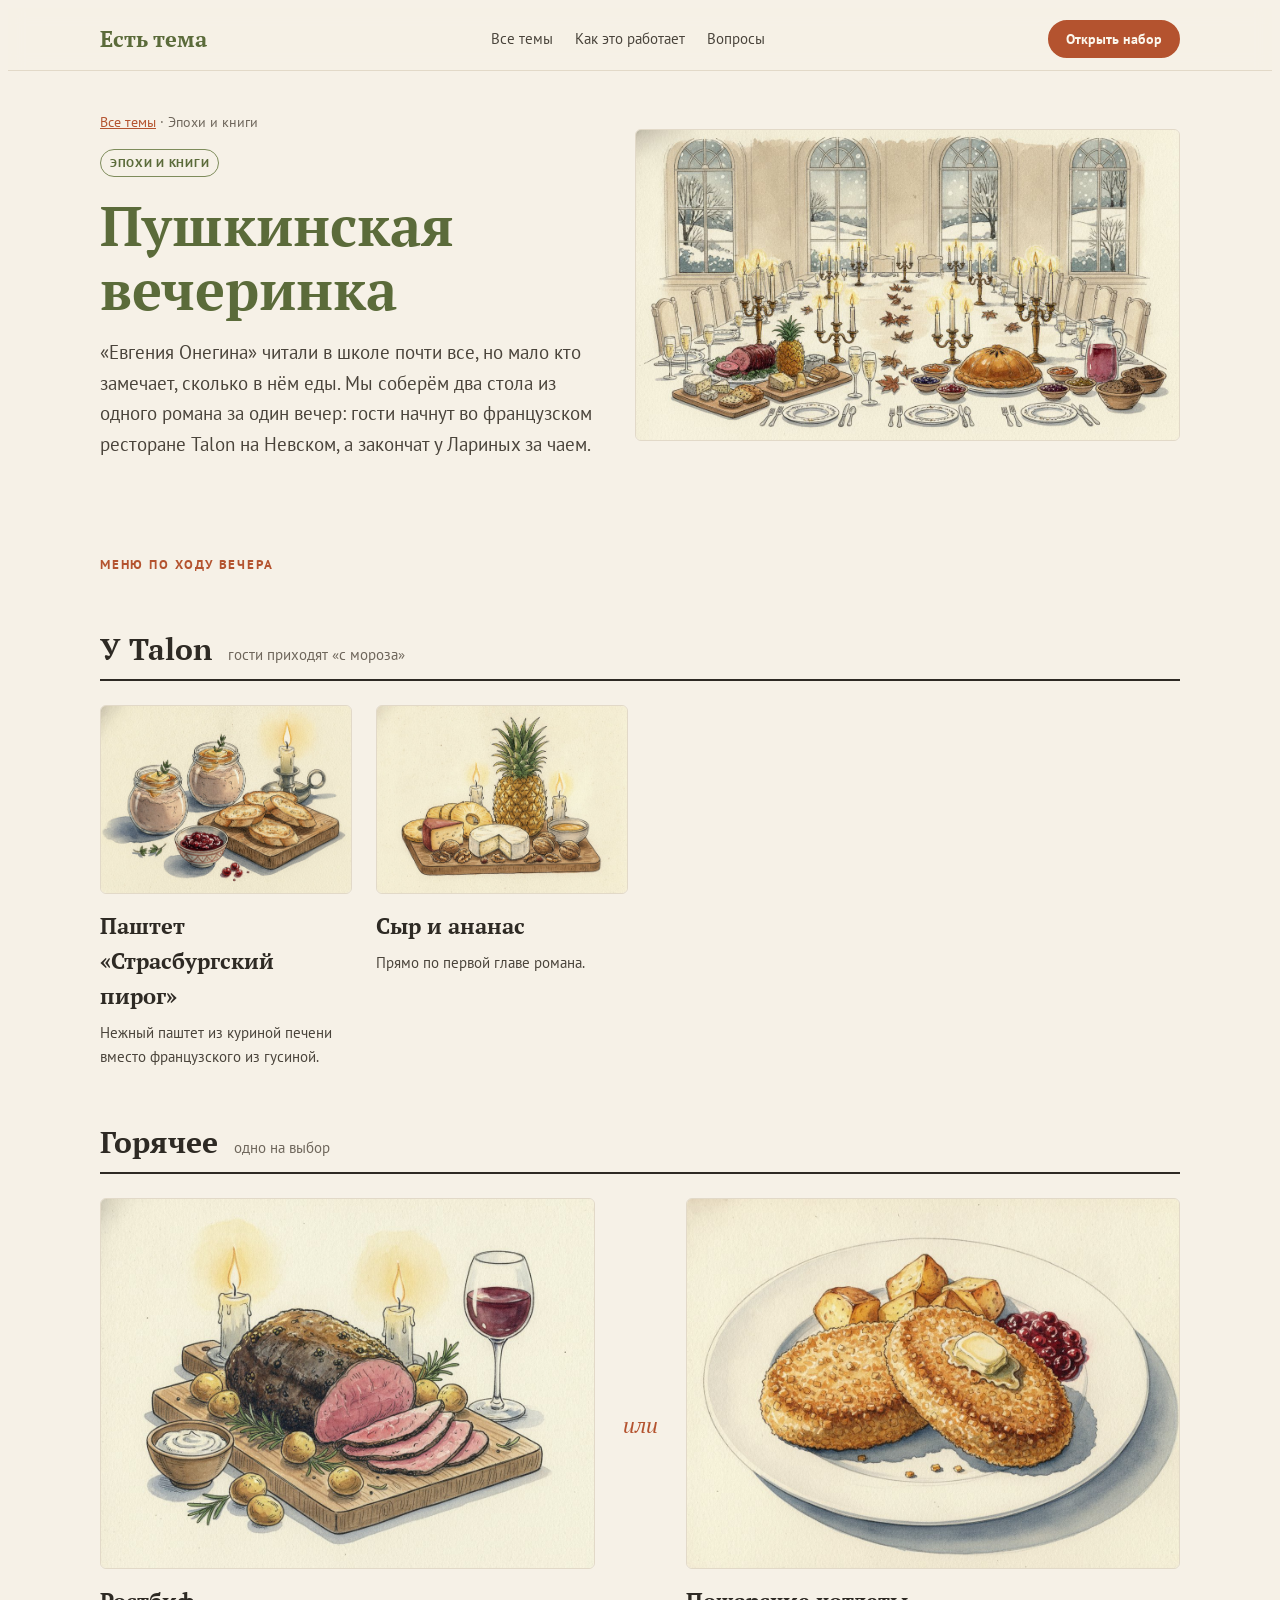
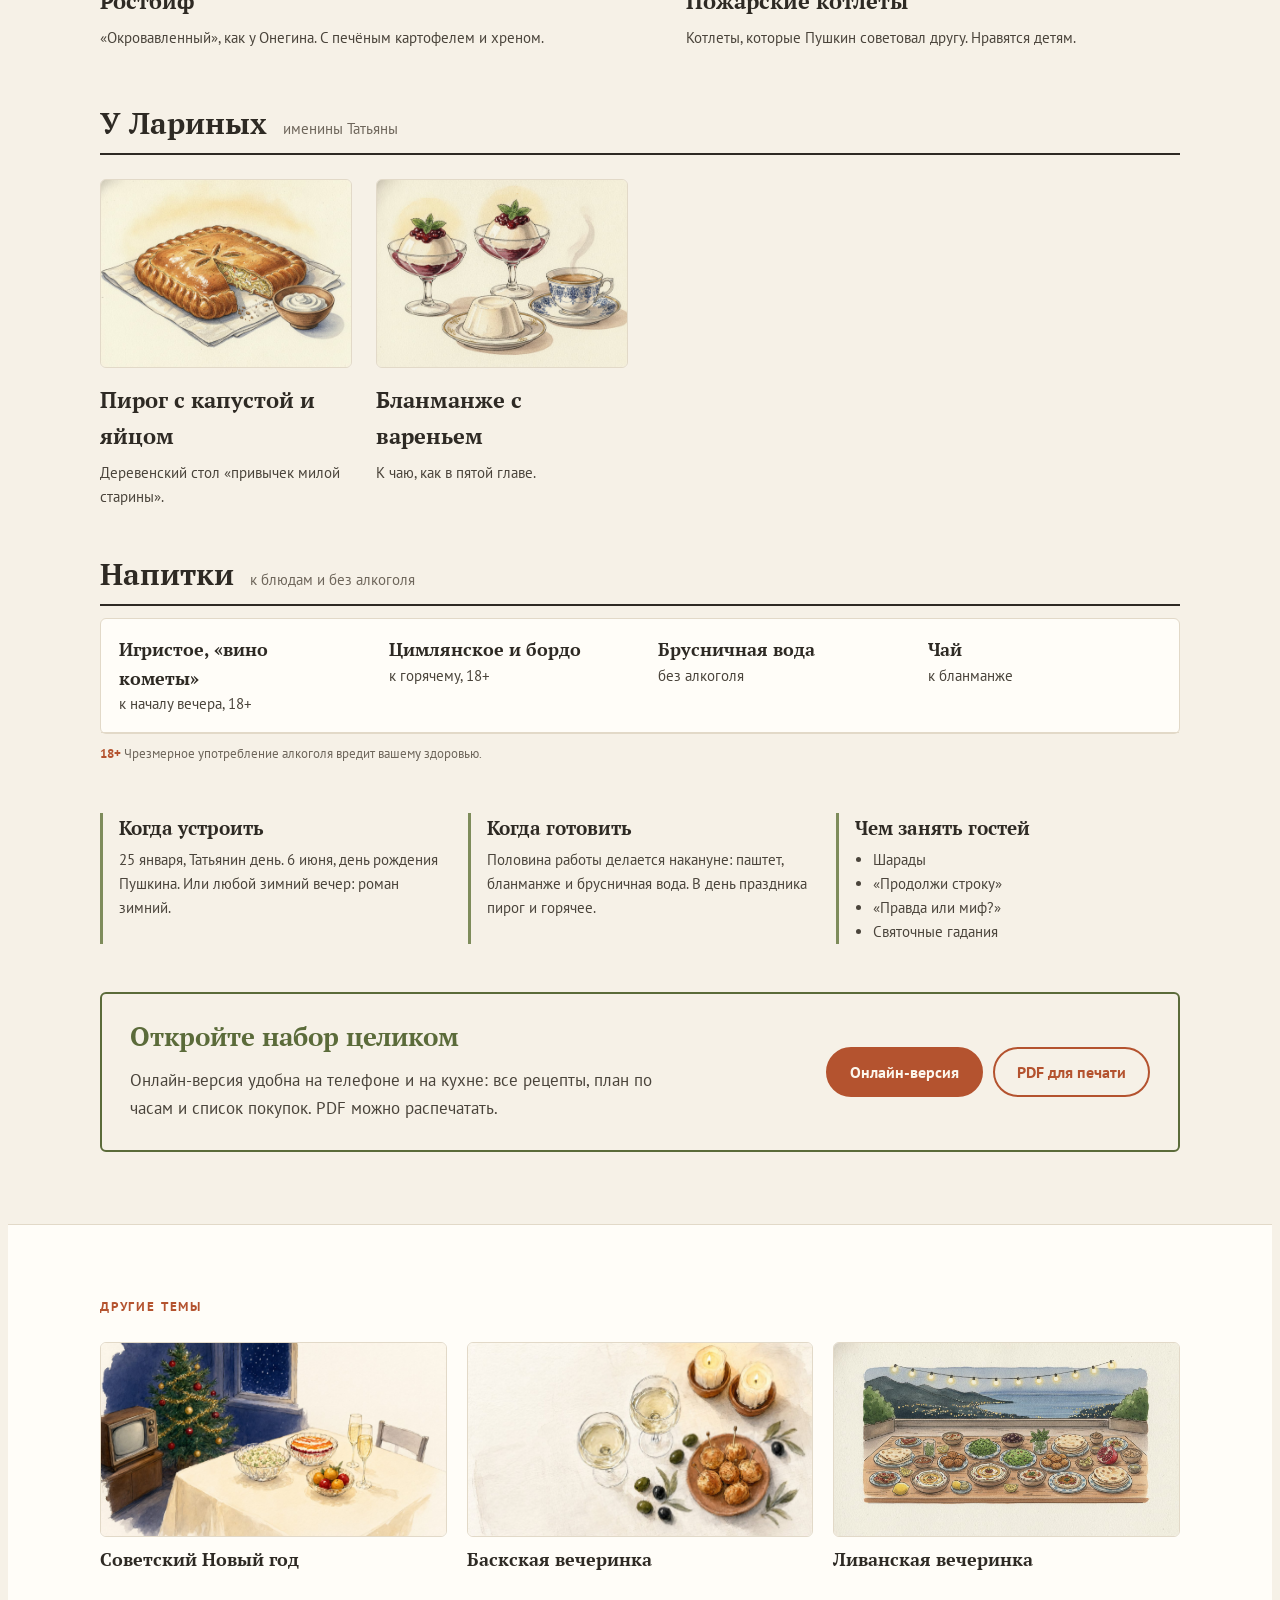
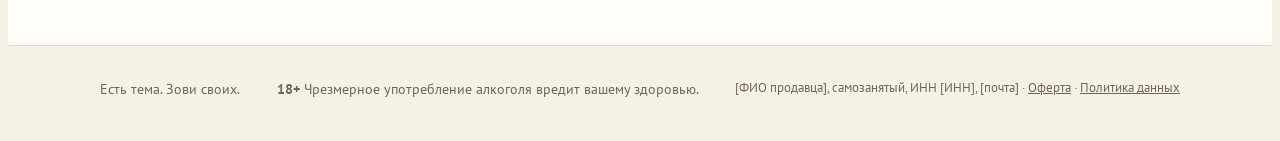
<file: nabory/pushkin.html>
<!doctype html>
<html lang="ru">
<head>
<meta charset="utf-8">
<meta name="viewport" content="width=device-width, initial-scale=1, viewport-fit=cover">
<meta name="robots" content="noindex, nofollow">
<title>Пушкинская вечеринка · Есть тема</title>
<link rel="preconnect" href="https://fonts.googleapis.com">
<link rel="preconnect" href="https://fonts.gstatic.com" crossorigin>
<link rel="stylesheet" href="https://fonts.googleapis.com/css2?family=PT+Sans:ital,wght@0,400;0,700;1,400&family=PT+Serif:ital,wght@0,400;0,700;1,400&display=swap">
<link rel="stylesheet" href="../style.css">
<script src="../site.js" defer></script>
</head>
<body>
<!-- Эта страница собрана скриптом sobrat-stranitsy.py. Правьте данные в скрипте, а не здесь. -->
<header class="top">
  <div class="wrap">
    <a class="brand" href="../index.html" data-site="name">Есть тема</a>
    <nav class="nav" aria-label="Разделы">
      <a href="../index.html#themes">Все темы</a>
      <a href="../index.html#how">Как это работает</a>
      <a href="../index.html#faq">Вопросы</a>
    </nav>
    <a class="btn" href="../pushkin/index.html">Открыть набор</a>
  </div>
</header>
<main>
  <section class="set-hero">
    <div class="wrap">
      <div class="stack">
        <p class="crumbs"><a href="../index.html#themes">Все темы</a> · Эпохи и книги</p>
        <div class="card-top"><span class="tag">Эпохи и книги</span></div>
        <h1>Пушкинская вечеринка</h1>
        <p class="lead">«Евгения Онегина» читали в школе почти все, но мало кто замечает, сколько в нём еды. Мы соберём два стола из одного романа за один вечер: гости начнут во французском ресторане Talon на Невском, а закончат у Лариных за чаем.</p>
      </div>
      <figure><img src="../pushkin/img/stol.jpg" alt="Акварель: длинный стол при свечах в петербургском зале, ростбиф, ананас и пирог"></figure>
    </div>
  </section>
  <section>
    <div class="wrap">
      <p class="eyebrow">Меню по ходу вечера</p>
      <div class="course">
        <div class="course-head"><h3>У Talon</h3><span>гости приходят «с мороза»</span></div>
        <div class="dishes auto"><div class="dish"><img src="../pushkin/img/pashtet.jpg" alt="Акварель: Паштет «Страсбургский пирог»" loading="lazy"><h4>Паштет «Страсбургский пирог»</h4><p>Нежный паштет из куриной печени вместо французского из гусиной.</p></div><div class="dish"><img src="../pushkin/img/syr-i-ananas.jpg" alt="Акварель: Сыр и ананас" loading="lazy"><h4>Сыр и ананас</h4><p>Прямо по первой главе романа.</p></div></div>
      </div>
      <div class="course">
        <div class="course-head"><h3>Горячее</h3><span>одно на выбор</span></div>
        <div class="dishes pair"><div class="dish"><img src="../pushkin/img/rostbif.jpg" alt="Акварель: Ростбиф" loading="lazy"><h4>Ростбиф</h4><p>«Окровавленный», как у Онегина. С печёным картофелем и хреном.</p></div><span class="or">или</span><div class="dish"><img src="../pushkin/img/kotlety.jpg" alt="Акварель: Пожарские котлеты" loading="lazy"><h4>Пожарские котлеты</h4><p>Котлеты, которые Пушкин советовал другу. Нравятся детям.</p></div></div>
      </div>
      <div class="course">
        <div class="course-head"><h3>У Лариных</h3><span>именины Татьяны</span></div>
        <div class="dishes auto"><div class="dish"><img src="../pushkin/img/pirog.jpg" alt="Акварель: Пирог с капустой и яйцом" loading="lazy"><h4>Пирог с капустой и яйцом</h4><p>Деревенский стол «привычек милой старины».</p></div><div class="dish"><img src="../pushkin/img/blanmanzhe.jpg" alt="Акварель: Бланманже с вареньем" loading="lazy"><h4>Бланманже с вареньем</h4><p>К чаю, как в пятой главе.</p></div></div>
      </div>
      <div class="drinks">
        <div class="course-head"><h3>Напитки</h3><span>к блюдам и без алкоголя</span></div>
        <ul><li><b>Игристое, «вино кометы»</b>к началу вечера, 18+</li><li><b>Цимлянское и бордо</b>к горячему, 18+</li><li><b>Брусничная вода</b>без алкоголя</li><li><b>Чай</b>к бланманже</li></ul>
        <p class="age"><b>18+</b> Чрезмерное употребление алкоголя вредит вашему здоровью.</p>
      </div>
      <div class="facts-row">
        <div><h4>Когда устроить</h4><p>25 января, Татьянин день. 6 июня, день рождения Пушкина. Или любой зимний вечер: роман зимний.</p></div>
        <div><h4>Когда готовить</h4><p>Половина работы делается накануне: паштет, бланманже и брусничная вода. В день праздника пирог и горячее.</p></div>
        <div><h4>Чем занять гостей</h4><ul><li>Шарады</li><li>«Продолжи строку»</li><li>«Правда или миф?»</li><li>Святочные гадания</li></ul></div>
      </div>
      <div class="get">
        <div class="stack">
          <h3>Откройте набор целиком</h3>
          <p>Онлайн-версия удобна на телефоне и на кухне: все рецепты, план по часам и список покупок. PDF можно распечатать.</p>
        </div>
        <div class="get-links"><a class="btn" href="../pushkin/index.html">Онлайн-версия</a><a class="btn ghost" href="../pushkin/pushkinskaya-vecherinka.pdf" target="_blank" rel="noopener">PDF для печати</a></div>
      </div>
    </div>
  </section>
  <section class="kit">
    <div class="wrap">
      <p class="eyebrow">Другие темы</p>
      <div class="more-sets"><a href="novyy-god.html"><img src="../novyy-god/img/stol.jpg" alt="" loading="lazy"><span>Советский Новый год</span></a><a href="basque.html"><img src="../img/stol.jpg" alt="" loading="lazy"><span>Баскская вечеринка</span></a><a href="livan.html"><img src="../livan/img/stol.jpg" alt="" loading="lazy"><span>Ливанская вечеринка</span></a></div>
    </div>
  </section>
</main>
<footer>
  <div class="wrap">
    <span><span data-site="name">Есть тема</span>. <span data-site="slogan">Зови своих</span>.</span>
    <span><b>18+</b> Чрезмерное употребление алкоголя вредит вашему здоровью.</span>
    <span class="seller"><span data-site="sellerName">[ФИО продавца]</span>, самозанятый, ИНН <span data-site="sellerInn">[ИНН]</span>, <span data-site="sellerEmail">[почта]</span> · <a href="../dokumenty/oferta.html">Оферта</a> · <a href="../dokumenty/politika.html">Политика данных</a></span>
  </div>
</footer>
</body>
</html>
</file>
<file: style.css>
/* Раскладка: узкая колонка текста + крупные акварельные рисунки; баскский сет показан как меню бара по ходу вечера */
:root {
  /* Цвета бренда */
  --olive: #5B6B3A;
  --olive-soft: #7E8C5B;
  --terra: #B4532F;
  --cream: #F6F1E7;
  --paper: #FFFDF8;
  --ink: #2E2A24;
  --ink-2: #4A443B;
  --muted: #6E665B;
  --line: #E2D9C8;
  --on-accent: #FBF6EC;
  /* Шрифты бренда */
  --serif: "PT Serif", Georgia, "Times New Roman", serif;
  --sans: "PT Sans", "Segoe UI", Arial, sans-serif;
  --wrap: 1120px;
}
@media (prefers-color-scheme: dark) {
  :root:not([data-theme="light"]) {
    --olive: #AEBB84; --olive-soft: #8E9B68; --terra: #E08A64;
    --cream: #1E1B16; --paper: #28241E; --ink: #F3ECDF; --ink-2: #DDD3C2;
    --muted: #B3A995; --line: #3D372E; --on-accent: #1E1B16;
    color-scheme: dark;
  }
}
:root[data-theme="dark"] {
  --olive: #AEBB84; --olive-soft: #8E9B68; --terra: #E08A64;
  --cream: #1E1B16; --paper: #28241E; --ink: #F3ECDF; --ink-2: #DDD3C2;
  --muted: #B3A995; --line: #3D372E; --on-accent: #1E1B16;
  color-scheme: dark;
}

* { box-sizing: border-box; }
html { scroll-behavior: smooth; }
@media (prefers-reduced-motion: reduce) { html { scroll-behavior: auto; } }
body {
  background: var(--cream);
  color: var(--ink);
  font-family: var(--sans);
  font-size: 17px;
  line-height: 1.6;
}
h1, h2, h3 { font-family: var(--serif); line-height: 1.15; margin: 0; text-wrap: balance; }
p { margin: 0; }
a { color: inherit; }
a:focus-visible, button:focus-visible, input:focus-visible { outline: 3px solid var(--terra); outline-offset: 3px; }
img { display: block; max-width: 100%; height: auto; }

.wrap { max-width: var(--wrap); margin-inline: auto; padding-inline: 20px; }
section { padding-block: 72px; }
.eyebrow {
  font-size: 13px; font-weight: 700; letter-spacing: .14em; text-transform: uppercase; color: var(--terra);
}
.h2 { font-size: clamp(30px, 4.2vw, 44px); color: var(--olive); }
.lead { font-size: 19px; color: var(--ink-2); max-width: 62ch; }
.stack { display: flex; flex-direction: column; gap: 16px; }

/* Кнопки */
.btn {
  display: inline-flex; align-items: center; gap: 8px;
  font: 700 16px/1 var(--sans); text-decoration: none;
  padding: 15px 22px; border-radius: 999px; border: 2px solid var(--terra);
  background: var(--terra); color: var(--on-accent); cursor: pointer;
}
.btn:hover { filter: brightness(1.06); }
.btn.ghost { background: transparent; color: var(--terra); }

/* Шапка */
.top {
  position: sticky; top: env(safe-area-inset-top, 0px); z-index: 10;
  background: color-mix(in srgb, var(--cream) 92%, transparent);
  backdrop-filter: blur(8px); border-bottom: 1px solid var(--line);
}
.top .wrap { display: flex; align-items: center; justify-content: space-between; gap: 16px; padding-block: 12px; }
.brand { font-family: var(--serif); font-weight: 700; font-size: 22px; color: var(--olive); text-decoration: none; white-space: nowrap; }
.nav { display: flex; gap: 22px; font-size: 15px; }
.nav a { text-decoration: none; color: var(--ink-2); }
.nav a:hover { color: var(--terra); }
.top .btn { padding: 10px 16px; font-size: 14px; }
@media (max-width: 820px) { .nav { display: none; } }

/* Первый экран */
.hero { padding-block: 48px 64px; }
.hero .wrap { display: grid; grid-template-columns: 1fr 1.15fr; gap: 40px; align-items: center; }
.hero h1 { font-size: clamp(38px, 5.6vw, 64px); color: var(--ink); }
.hero h1 em { font-style: italic; color: var(--olive); }
.hero .actions { display: flex; flex-wrap: wrap; gap: 12px; margin-top: 8px; }
.hero figure { margin: 0; border-radius: 6px; overflow: hidden; border: 1px solid var(--line); background: #F6F1E7; }
.hero figure img { width: 100%; aspect-ratio: 16 / 11; object-fit: cover; }
.facts { display: flex; flex-wrap: wrap; gap: 10px 28px; margin-top: 18px; padding-top: 18px; border-top: 1px solid var(--line); }
.facts div { display: flex; flex-direction: column; }
.facts b { font-family: var(--serif); font-size: 28px; color: var(--terra); line-height: 1.1; font-variant-numeric: tabular-nums; }
.facts span { font-size: 14px; color: var(--muted); }
@media (max-width: 860px) {
  .hero .wrap { grid-template-columns: 1fr; }
  .hero figure { order: -1; }
}

/* Как это работает: три шага по порядку */
.steps { display: grid; grid-template-columns: repeat(3, 1fr); gap: 28px; margin-top: 36px; counter-reset: step; }
.step { display: flex; flex-direction: column; gap: 10px; padding-top: 18px; border-top: 3px solid var(--olive); min-width: 0; }
.step::before { counter-increment: step; content: "Шаг " counter(step); font-size: 13px; font-weight: 700; letter-spacing: .12em; text-transform: uppercase; color: var(--olive); }
.step h3 { font-size: 24px; }
.step p { color: var(--ink-2); }
@media (max-width: 760px) { .steps { grid-template-columns: 1fr; } }

/* Что входит в сет */
.kit { background: var(--paper); border-block: 1px solid var(--line); }
.kit-grid { display: grid; grid-template-columns: repeat(3, 1fr); gap: 0; margin-top: 36px; border-top: 1px solid var(--line); }
.kit-item { padding: 22px 22px 22px 0; border-bottom: 1px solid var(--line); display: flex; flex-direction: column; gap: 6px; min-width: 0; }
.kit-item h3 { font-size: 20px; }
.kit-item p { font-size: 15px; color: var(--ink-2); }
.tag { align-self: flex-start; font-size: 12px; font-weight: 700; letter-spacing: .06em; text-transform: uppercase; color: var(--olive); border: 1px solid var(--olive-soft); border-radius: 999px; padding: 3px 9px; }
@media (max-width: 900px) { .kit-grid { grid-template-columns: repeat(2, 1fr); } }
@media (max-width: 560px) { .kit-grid { grid-template-columns: 1fr; } .kit-item { padding-right: 0; } }

/* Баскский сет */
.set-head { display: grid; grid-template-columns: 1fr 1fr; gap: 40px; align-items: center; }
.set-head figure { margin: 0; }
.set-head figure img { width: 100%; border-radius: 6px; border: 1px solid var(--line); }
.set-head figcaption { font-size: 13px; color: var(--muted); margin-top: 8px; }
.words { display: flex; flex-wrap: wrap; gap: 8px 20px; font-size: 15px; color: var(--muted); }
.words b { font-family: var(--serif); color: var(--ink); font-size: 17px; }
@media (max-width: 860px) { .set-head { grid-template-columns: 1fr; } }

/* Меню вечера: три части, как в Сан-Себастьяне */
.course { margin-top: 56px; }
.course-head { display: flex; align-items: baseline; gap: 16px; flex-wrap: wrap; padding-bottom: 12px; border-bottom: 2px solid var(--ink); }
.course-head h3 { font-size: 30px; }
.course-head span { color: var(--muted); font-size: 15px; }
.dishes { display: grid; gap: 24px; margin-top: 24px; }
.dishes.three { grid-template-columns: repeat(3, 1fr); }
.dishes.pair { grid-template-columns: 1fr auto 1fr; align-items: stretch; }
.dish { display: flex; flex-direction: column; gap: 8px; min-width: 0; }
.dish img { width: 100%; aspect-ratio: 4 / 3; object-fit: cover; border-radius: 6px; border: 1px solid var(--line); background: #F6F1E7; }
.dish h4 { font-family: var(--serif); font-size: 22px; margin: 6px 0 0; }
.dish p { font-size: 15px; color: var(--ink-2); }
.dish .meta { font-size: 13px; color: var(--muted); }
.or { align-self: center; font-family: var(--serif); font-style: italic; font-size: 22px; color: var(--terra); padding-inline: 4px; }
@media (max-width: 860px) {
  .dishes.three { grid-template-columns: 1fr 1fr; }
  .dishes.pair { grid-template-columns: 1fr; }
  .or { justify-self: center; }
}
@media (max-width: 520px) { .dishes.three { grid-template-columns: 1fr; } }

.wine { margin-top: 56px; display: grid; grid-template-columns: repeat(3, 1fr); gap: 0; border: 1px solid var(--line); border-radius: 6px; background: var(--paper); }
.wine div { padding: 22px; display: flex; flex-direction: column; gap: 6px; min-width: 0; }
.wine div + div { border-left: 1px solid var(--line); }
.wine h4 { font-family: var(--serif); font-size: 21px; margin: 0; }
.wine p { font-size: 15px; color: var(--ink-2); }
.wine .to { font-size: 13px; color: var(--muted); }
.age { font-size: 13px; color: var(--muted); margin-top: 10px; }
.age b { color: var(--terra); }
@media (max-width: 760px) { .wine { grid-template-columns: 1fr; } .wine div + div { border-left: 0; border-top: 1px solid var(--line); } }

/* Лента подготовки: когда что готовить */
.prep { margin-top: 56px; display: grid; grid-template-columns: 1fr 1fr 1fr; border-radius: 6px; overflow: hidden; }
.prep div { padding: 22px; display: flex; flex-direction: column; gap: 6px; min-width: 0; }
.prep div:nth-child(1) { background: color-mix(in srgb, var(--olive) 14%, var(--paper)); }
.prep div:nth-child(2) { background: color-mix(in srgb, var(--olive) 26%, var(--paper)); }
.prep div:nth-child(3) { background: var(--terra); color: var(--on-accent); }
.prep h4 { font-size: 13px; letter-spacing: .12em; text-transform: uppercase; margin: 0; }
.prep p { font-size: 15px; }
.prep b.big { font-family: var(--serif); font-size: 34px; line-height: 1.1; }
@media (max-width: 760px) { .prep { grid-template-columns: 1fr; } }

.extras { margin-top: 32px; display: grid; grid-template-columns: 1fr 1fr; gap: 24px; }
.extras div { padding-left: 16px; border-left: 3px solid var(--olive-soft); }
.extras h4 { font-family: var(--serif); font-size: 19px; margin: 0 0 4px; }
.extras p { font-size: 15px; color: var(--ink-2); }
@media (max-width: 760px) { .extras { grid-template-columns: 1fr; } }

/* Пример расчёта покупок */
.calc { background: var(--olive); color: var(--cream); }
.calc .h2, .calc .eyebrow { color: var(--cream); }
.calc .lead { color: color-mix(in srgb, var(--cream) 85%, transparent); }
:root .calc { --olive: #5B6B3A; --cream: #F6F1E7; }
.calc-box { margin-top: 32px; display: grid; grid-template-columns: 300px 1fr; gap: 40px; align-items: start; }
.guests { display: flex; flex-direction: column; gap: 12px; }
.guests label { font-weight: 700; }
.guests output { font-family: var(--serif); font-size: 72px; line-height: 1; font-variant-numeric: tabular-nums; }
.guests input { width: 100%; accent-color: #E08A64; }
.guests small { color: color-mix(in srgb, var(--cream) 75%, transparent); }
.list { list-style: none; margin: 0; padding: 0; display: grid; grid-template-columns: 1fr 1fr; gap: 0 32px; }
.list li { display: flex; justify-content: space-between; gap: 12px; padding: 11px 0; border-bottom: 1px solid color-mix(in srgb, var(--cream) 25%, transparent); min-width: 0; }
.list li span:last-child { font-weight: 700; font-variant-numeric: tabular-nums; white-space: nowrap; }
.calc .note { margin-top: 18px; font-size: 14px; color: color-mix(in srgb, var(--cream) 75%, transparent); }
@media (max-width: 760px) { .calc-box { grid-template-columns: 1fr; } .list { grid-template-columns: 1fr; } }

/* Вопросы */
.faq { margin-top: 28px; border-top: 1px solid var(--line); max-width: 820px; }
.faq details { border-bottom: 1px solid var(--line); }
.faq summary { cursor: pointer; padding: 18px 0; font-family: var(--serif); font-size: 20px; font-weight: 700; list-style: none; display: flex; justify-content: space-between; gap: 16px; }
.faq summary::-webkit-details-marker { display: none; }
.faq summary::after { content: "+"; color: var(--terra); font-family: var(--sans); }
.faq details[open] summary::after { content: "–"; }
.faq details p { padding-bottom: 18px; color: var(--ink-2); max-width: 65ch; }

/* Следующие страны и заявка */
.next { background: var(--paper); border-top: 1px solid var(--line); }
.next .wrap { display: grid; grid-template-columns: 1.2fr 1fr; gap: 40px; align-items: center; }
.contact { padding: 28px; border: 1px solid var(--line); border-radius: 6px; background: var(--cream); display: flex; flex-direction: column; gap: 12px; }
.contact .value { font-family: var(--serif); font-size: 22px; color: var(--olive); user-select: all; word-break: break-word; }
@media (max-width: 860px) { .next .wrap { grid-template-columns: 1fr; } }

.get { margin-top: 48px; padding: 28px; border: 2px solid var(--olive); border-radius: 6px; display: grid; grid-template-columns: 1fr auto; gap: 24px; align-items: center; }
.get h3 { font-size: 26px; color: var(--olive); }
.get p { color: var(--ink-2); max-width: 60ch; }
.get-links { display: flex; flex-wrap: wrap; gap: 10px; }
@media (max-width: 860px) { .get { grid-template-columns: 1fr; } }
.chips { display: flex; flex-wrap: wrap; gap: 8px; }
.chips span { font-size: 14px; padding: 5px 12px; border-radius: 999px; border: 1px solid var(--olive-soft); color: var(--olive); }

footer { padding-block: 32px; font-size: 14px; color: var(--muted); }
footer .wrap { display: flex; flex-wrap: wrap; justify-content: space-between; gap: 12px; }

/* ===== Каталог наборов ===== */
.filters { display: flex; flex-wrap: wrap; gap: 8px; margin-top: 24px; }
.filters button {
  font: 700 14px/1 var(--sans); padding: 9px 16px; border-radius: 999px; cursor: pointer;
  border: 1px solid var(--olive-soft); background: transparent; color: var(--olive);
}
.filters button[aria-pressed="true"] { background: var(--olive); color: var(--cream); border-color: var(--olive); }
.catalog { display: grid; grid-template-columns: repeat(2, 1fr); gap: 28px; margin-top: 28px; }
.card { display: flex; flex-direction: column; background: var(--paper); border: 1px solid var(--line); border-radius: 6px; overflow: hidden; min-width: 0; }
.card img { width: 100%; aspect-ratio: 16 / 9; object-fit: cover; background: #F6F1E7; }
.card-body { padding: 22px; display: flex; flex-direction: column; gap: 10px; flex: 1; }
.card-top { display: flex; flex-wrap: wrap; gap: 8px; align-items: center; }
.card h3 { font-size: 26px; }
.card .sub { font-family: var(--serif); font-style: italic; color: var(--olive); }
.card p { color: var(--ink-2); font-size: 15px; }
.card .menu-line { font-size: 14px; color: var(--muted); }
.card .card-actions { margin-top: auto; padding-top: 8px; display: flex; flex-wrap: wrap; gap: 10px; }
.badge { font-size: 12px; font-weight: 700; letter-spacing: .06em; text-transform: uppercase; border-radius: 999px; padding: 3px 9px; background: var(--terra); color: var(--on-accent); }
.badge.soon { background: transparent; color: var(--muted); border: 1px dashed var(--muted); }
@media (max-width: 760px) { .catalog { grid-template-columns: 1fr; } }

/* ===== Полоса «Скоро Новый год» ===== */
.season { padding-block: 0; }
.season-box { display: grid; grid-template-columns: 240px 1fr; gap: 32px; align-items: center; background: var(--paper); border: 2px solid var(--terra); border-radius: 6px; padding: 24px; }
.season-box img { width: 100%; aspect-ratio: 3 / 4; object-fit: cover; border-radius: 4px; background: #F6F1E7; }
.season-box h2 { font-size: clamp(26px, 3.4vw, 36px); }
.season-box .actions { display: flex; flex-wrap: wrap; gap: 10px; margin-top: 6px; }
@media (max-width: 680px) { .season-box { grid-template-columns: 1fr; } .season-box img { aspect-ratio: 16 / 10; } }

/* ===== Страница набора ===== */
.set-hero { padding-block: 40px 24px; }
.set-hero .wrap { display: grid; grid-template-columns: 1fr 1.1fr; gap: 40px; align-items: center; }
.set-hero h1 { font-size: clamp(36px, 5vw, 56px); color: var(--olive); }
.set-hero figure { margin: 0; }
.set-hero figure img { width: 100%; border-radius: 6px; border: 1px solid var(--line); background: #F6F1E7; }
.crumbs { font-size: 14px; color: var(--muted); }
.crumbs a { color: var(--terra); }
@media (max-width: 860px) { .set-hero .wrap { grid-template-columns: 1fr; } .set-hero figure { order: -1; } }
.dishes.auto { grid-template-columns: repeat(auto-fill, minmax(200px, 1fr)); }
.dish .noimg { aspect-ratio: 4 / 3; border-radius: 6px; border: 1px dashed var(--line); display: grid; place-items: center; color: var(--muted); font-family: var(--serif); font-style: italic; }
.facts-row { display: grid; grid-template-columns: repeat(3, 1fr); gap: 24px; margin-top: 48px; }
.facts-row div { padding-left: 16px; border-left: 3px solid var(--olive-soft); }
.facts-row h4 { font-family: var(--serif); font-size: 19px; margin: 0 0 4px; }
.facts-row p, .facts-row li { font-size: 15px; color: var(--ink-2); }
.facts-row ul { margin: 0; padding-left: 18px; }
@media (max-width: 760px) { .facts-row { grid-template-columns: 1fr; } }
.drinks { margin-top: 48px; }
.drinks ul { margin: 12px 0 0; padding: 0; list-style: none; display: grid; grid-template-columns: repeat(auto-fill, minmax(220px, 1fr)); gap: 0; border: 1px solid var(--line); border-radius: 6px; background: var(--paper); }
.drinks li { padding: 16px 18px; border-bottom: 1px solid var(--line); font-size: 15px; color: var(--ink-2); }
.drinks li b { display: block; font-family: var(--serif); font-size: 18px; color: var(--ink); }
.more-sets { display: grid; grid-template-columns: repeat(3, 1fr); gap: 20px; margin-top: 24px; }
.more-sets a { display: flex; flex-direction: column; gap: 8px; text-decoration: none; min-width: 0; }
.more-sets img { width: 100%; aspect-ratio: 16 / 9; object-fit: cover; border-radius: 6px; border: 1px solid var(--line); background: #F6F1E7; }
.more-sets span { font-family: var(--serif); font-weight: 700; font-size: 18px; }
@media (max-width: 760px) { .more-sets { grid-template-columns: 1fr; } }

/* ===== Документы: оферта, политика, согласие ===== */
.doc { max-width: 760px; padding-block: 40px 72px; }
.doc h1 { font-size: clamp(30px, 4vw, 40px); color: var(--olive); margin-bottom: 8px; }
.doc h2 { font-size: 22px; margin: 32px 0 10px; }
.doc p, .doc li { color: var(--ink-2); margin: 0 0 10px; }
.doc ol, .doc ul { padding-left: 22px; margin: 0 0 10px; }
.doc .meta { color: var(--muted); font-size: 14px; }
.doc .draft { padding: 12px 16px; border: 1px dashed var(--terra); border-radius: 6px; color: var(--terra); font-size: 14px; margin: 16px 0; }
.seller { font-size: 13px; color: var(--muted); }
.seller a { color: inherit; }
</file>
